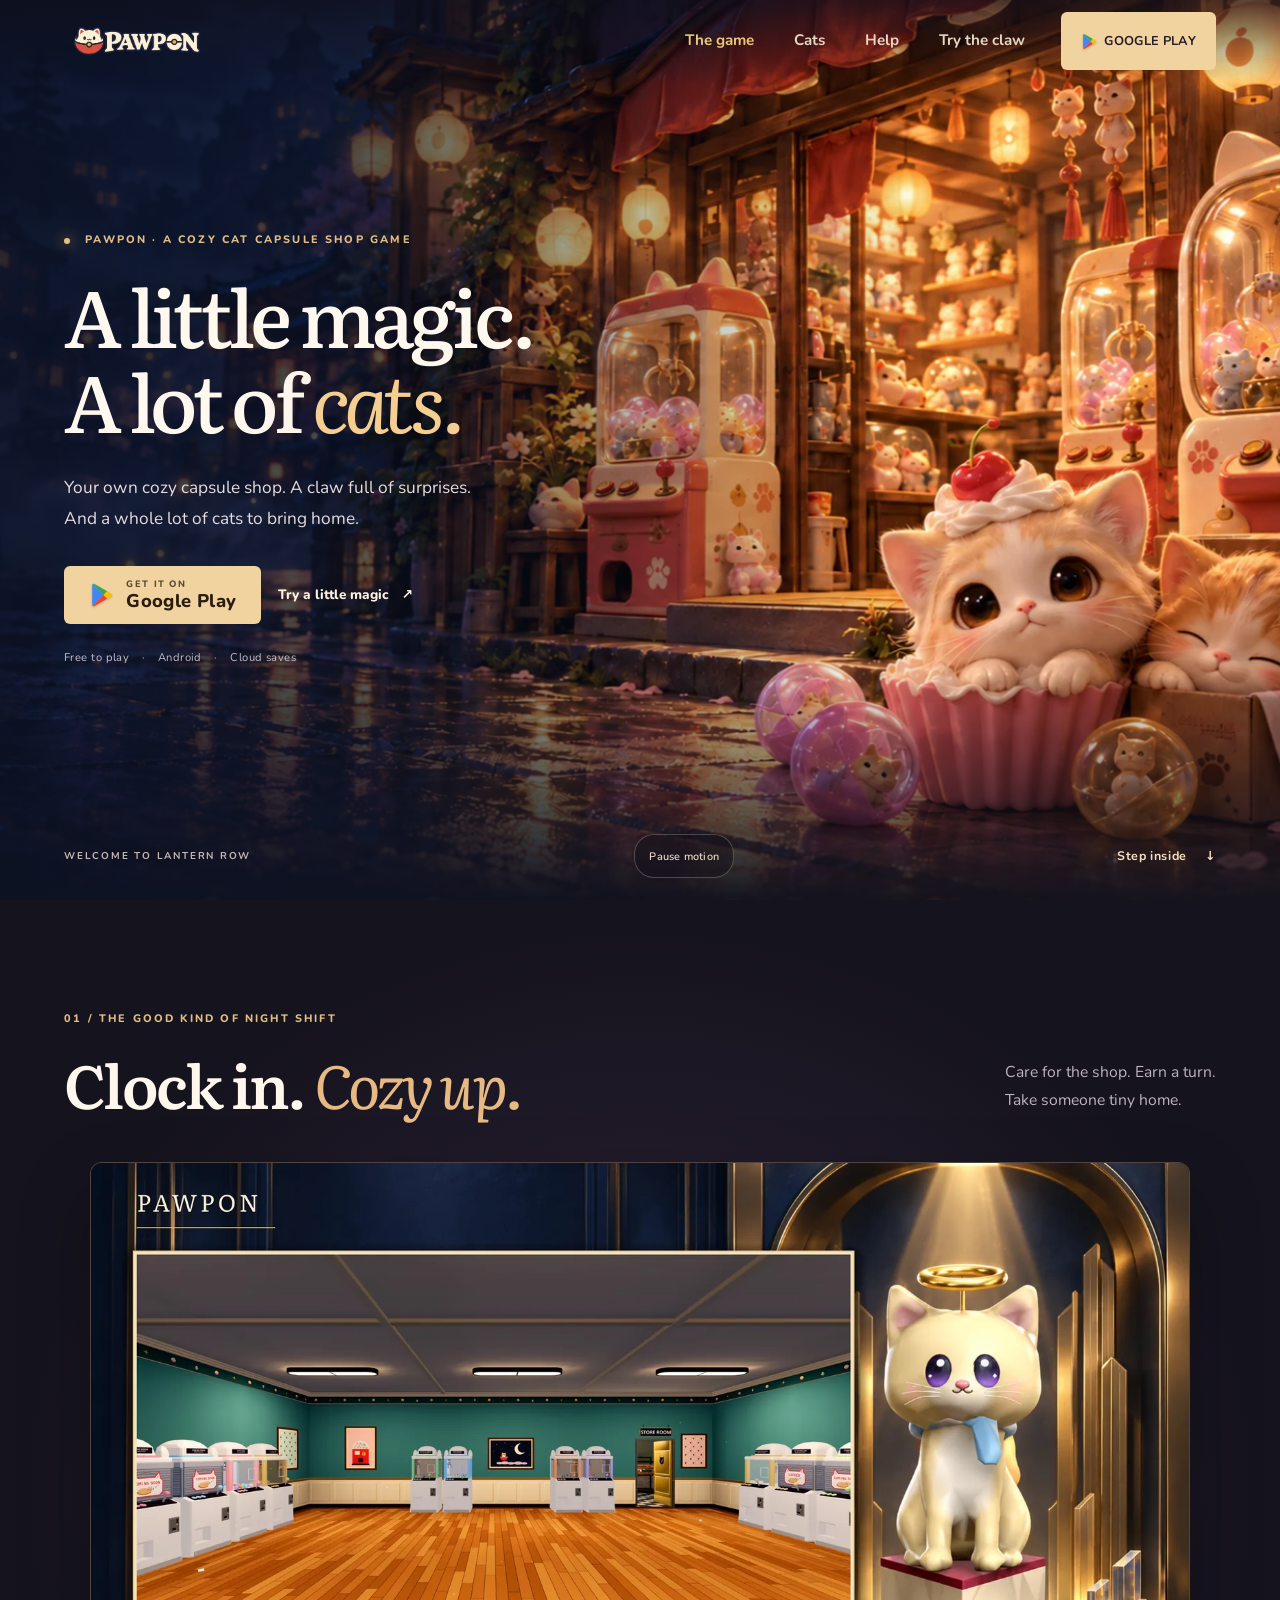
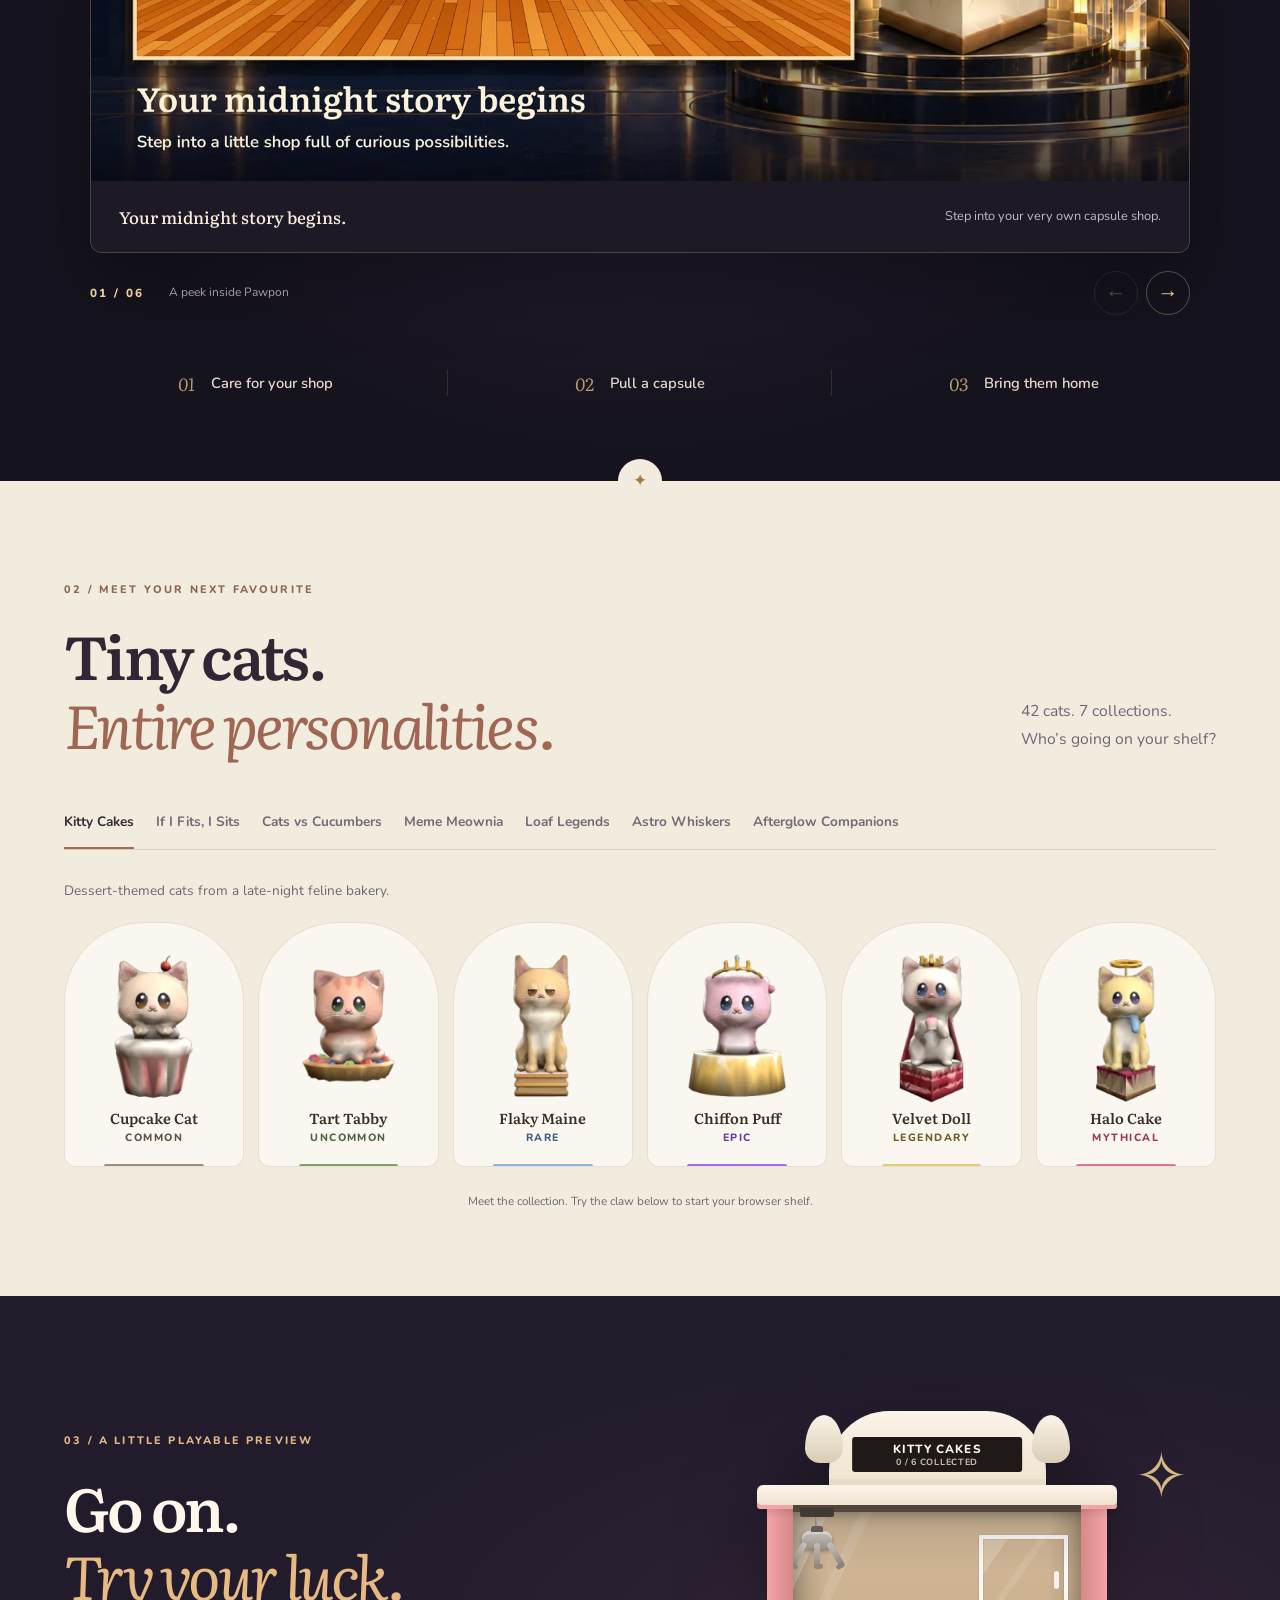
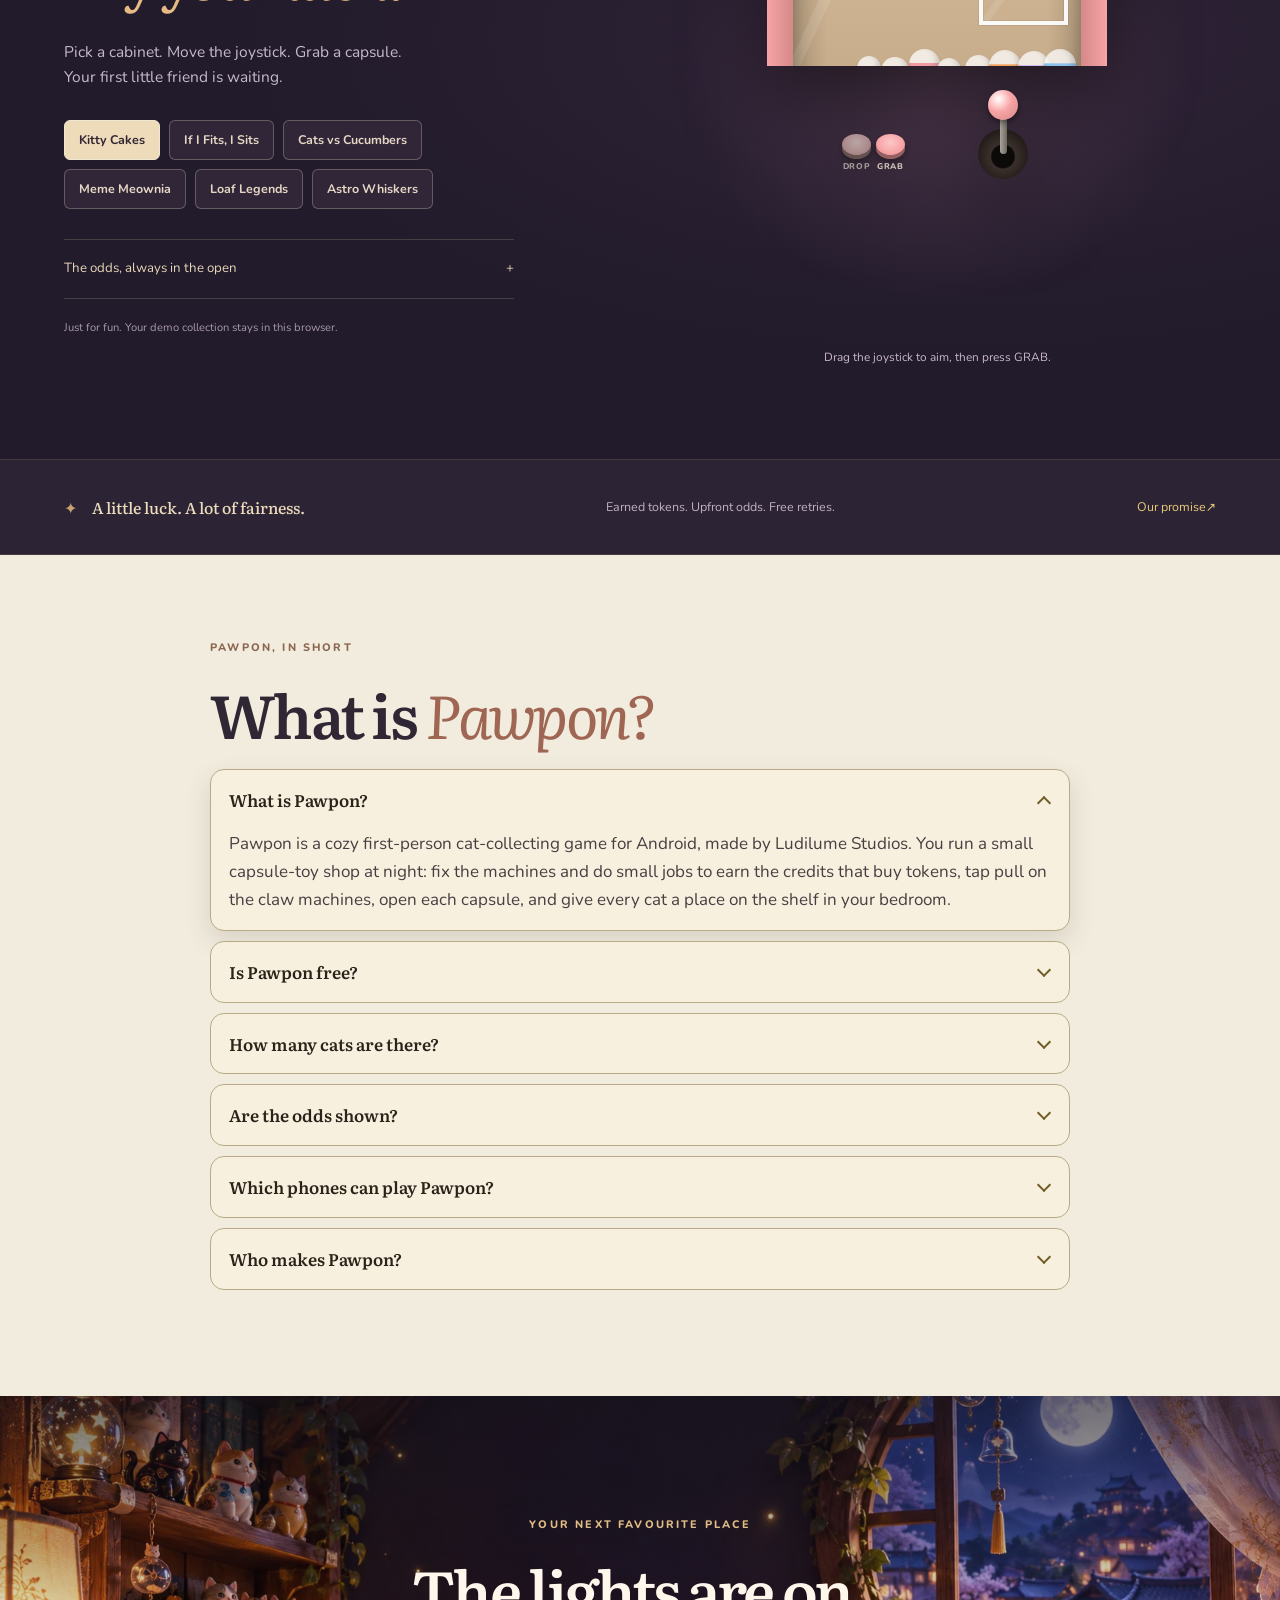
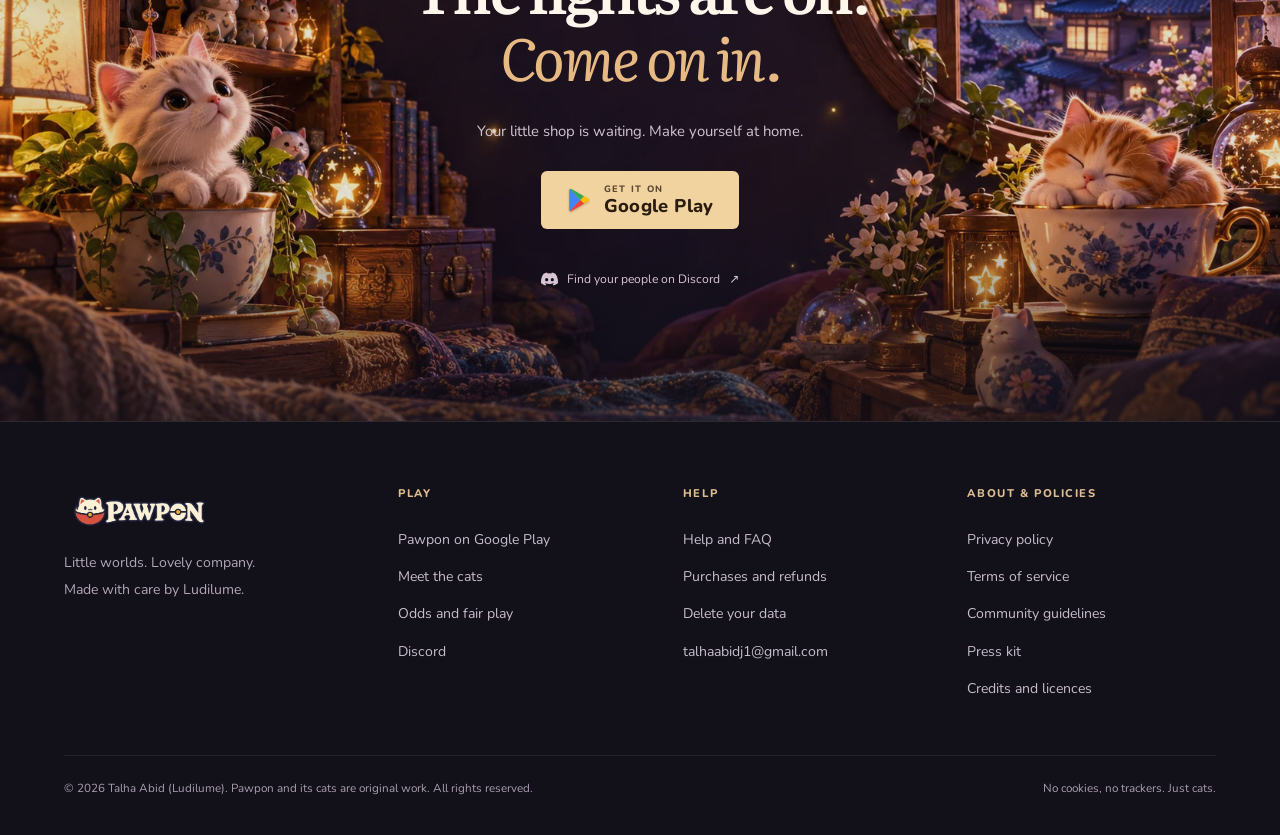
<file: index.html>
<!doctype html>
<html lang="en">
<head>
<meta charset="utf-8">
<meta name="viewport" content="width=device-width, initial-scale=1, viewport-fit=cover">
<title>Pawpon: Cozy Cat Collecting Game for Android (Free)</title>
<meta name="description" content="Pawpon is a free cozy cat-collecting game for Android: run a capsule shop at night, tap pull on the claw machines and collect 42 cats. Real odds on every machine.">
<link rel="canonical" href="https://pawpon.pages.dev/">
<meta name="theme-color" content="#120e16">
<meta name="color-scheme" content="light dark">
<meta name="author" content="Talha Abid">
<meta name="application-name" content="Pawpon">
<meta name="apple-mobile-web-app-title" content="Pawpon">
<meta property="og:type" content="website">
<meta property="og:site_name" content="Pawpon">
<meta property="og:locale" content="en_US">
<meta property="og:title" content="Pawpon · Every turn brings someone home">
<meta property="og:description" content="Pawpon is a free cozy cat-collecting game for Android: run a capsule shop at night, tap pull on the claw machines and collect 42 cats. Real odds on every machine.">
<meta property="og:url" content="https://pawpon.pages.dev/">
<meta property="og:image" content="https://pawpon.pages.dev/assets/img/campaign/lantern-row-claw-social.jpg">
<meta property="og:image:width" content="1672">
<meta property="og:image:height" content="941">
<meta property="og:image:alt" content="Cats and rounded joystick-operated claw machines outside a lantern-lit Pawpon shop">
<meta name="twitter:card" content="summary_large_image">
<meta name="twitter:title" content="Pawpon · Every turn brings someone home">
<meta name="twitter:description" content="Pawpon is a free cozy cat-collecting game for Android: run a capsule shop at night, tap pull on the claw machines and collect 42 cats. Real odds on every machine.">
<meta name="twitter:image" content="https://pawpon.pages.dev/assets/img/campaign/lantern-row-claw-social.jpg">
<link rel="icon" href="/favicon.ico?v=20261003b" sizes="48x48">
<link rel="icon" href="/favicon-32.png?v=20261003b" type="image/png" sizes="32x32">
<link rel="apple-touch-icon" href="/apple-touch-icon.png?v=20261003b">
<link rel="manifest" href="/site.webmanifest">
<link rel="preload" href="/assets/fonts/Literata-Variable.woff2" as="font" type="font/woff2" crossorigin>
<link rel="preload" href="/assets/fonts/Nunito-Variable.woff2" as="font" type="font/woff2" crossorigin>
<link rel="stylesheet" href="/assets/css/site.css?v=20261003b">
<link rel="stylesheet" href="/assets/css/landing.css?v=20261003b">
<link rel="stylesheet" href="/assets/css/pages.css?v=20261003b">
<script type="application/ld+json">{"@context":"https://schema.org","@graph":[{"@type":"WebSite","@id":"https://pawpon.pages.dev/#website","url":"https://pawpon.pages.dev/","name":"Pawpon","inLanguage":"en","publisher":{"@id":"https://pawpon.pages.dev/#studio"}},{"@type":"Organization","@id":"https://pawpon.pages.dev/#studio","name":"Ludilume Studios","alternateName":"Ludilume","description":"Independent game studio making cozy mobile games and apps.","url":"https://pawpon.pages.dev/","email":"talhaabidj1@gmail.com","logo":"https://pawpon.pages.dev/assets/img/icon-512.png","founder":{"@id":"https://pawpon.pages.dev/#developer"},"sameAs":["https://play.google.com/store/apps/developer?id=Ludilume","https://www.instagram.com/ludilumestudios/","https://www.youtube.com/@Kenomu","https://discord.gg/V4qutb4YAA"]},{"@type":"Person","@id":"https://pawpon.pages.dev/#developer","name":"Talha Abid","worksFor":{"@id":"https://pawpon.pages.dev/#studio"},"sameAs":["https://github.com/talhaabidj"]},{"@type":"WebPage","@id":"https://pawpon.pages.dev/#webpage","url":"https://pawpon.pages.dev/","name":"Pawpon: a cozy cat capsule shop game for Android","description":"Pawpon is a free cozy cat-collecting game for Android: run a capsule shop at night, tap pull on the claw machines and collect 42 cats. Real odds on every machine.","isPartOf":{"@id":"https://pawpon.pages.dev/#website"},"inLanguage":"en","dateModified":"2026-10-02"},{"@type":["VideoGame","MobileApplication"],"@id":"https://pawpon.pages.dev/#game","name":"Pawpon","alternateName":["Pawpon: Cat Capsule Shop","Pawpon cozy cat collecting game"],"url":"https://pawpon.pages.dev/","description":"Pawpon is a free cozy cat-collecting game for Android: run a capsule shop at night, tap pull on the claw machines and collect 42 cats. Real odds on every machine.","image":"https://pawpon.pages.dev/assets/img/campaign/lantern-row-claw-social.jpg","screenshot":["https://pawpon.pages.dev/assets/img/shots/01-your-midnight-story-1600.webp","https://pawpon.pages.dev/assets/img/shots/02-small-capsules-1600.webp","https://pawpon.pages.dev/assets/img/shots/03-every-cat-1600.webp","https://pawpon.pages.dev/assets/img/shots/04-little-care-1600.webp","https://pawpon.pages.dev/assets/img/shots/05-after-hours-1600.webp","https://pawpon.pages.dev/assets/img/shots/06-bring-them-home-1600.webp"],"genre":["Cozy game","Simulation","Casual","Collecting"],"keywords":"cozy game, cat game, cat collecting game, capsule toy, gachapon, claw machine, Android game","gamePlatform":"Android","operatingSystem":"Android 7.0 or later","applicationCategory":"GameApplication","playMode":"SinglePlayer","softwareVersion":"1.1.2","dateModified":"2026-10-02","author":{"@id":"https://pawpon.pages.dev/#developer"},"publisher":{"@id":"https://pawpon.pages.dev/#studio"},"installUrl":"https://play.google.com/store/apps/details?id=com.pawpon","sameAs":["https://play.google.com/store/apps/details?id=com.pawpon","https://www.youtube.com/watch?v=uqqOxqzEMK8","https://devpost.com/software/pawpon","https://www.instagram.com/ludilumestudios/"],"trailer":{"@type":"VideoObject","name":"Pawpon – Official Trailer","description":"Official trailer for Pawpon, a cozy first-person cat-collecting capsule shop game for Android by Ludilume Studios.","thumbnailUrl":"https://i.ytimg.com/vi/uqqOxqzEMK8/hqdefault.jpg","uploadDate":"2026-09-28T00:41:56-07:00","duration":"PT1M46S","embedUrl":"https://www.youtube.com/embed/uqqOxqzEMK8","contentUrl":"https://www.youtube.com/watch?v=uqqOxqzEMK8"},"offers":{"@type":"Offer","price":"0","priceCurrency":"USD","availability":"https://schema.org/InStock"},"inLanguage":"en"},{"@type":"FAQPage","@id":"https://pawpon.pages.dev/#faq","mainEntity":[{"@type":"Question","name":"What is Pawpon?","acceptedAnswer":{"@type":"Answer","text":"Pawpon is a cozy first-person cat-collecting game for Android, made by Ludilume Studios. You run a small capsule-toy shop at night: fix the machines and do small jobs to earn the credits that buy tokens, tap pull on the claw machines, open each capsule, and give every cat a place on the shelf in your bedroom."}},{"@type":"Question","name":"Is Pawpon free?","acceptedAnswer":{"@type":"Answer","text":"Yes. Pawpon is free to download on Google Play and free to play. All 36 cats in the machines can be collected without paying; random pulls only ever cost tokens you earn by playing. Optional in-app purchases include the Nightlight Pass, which opens the cabinet of six Afterglow companions."}},{"@type":"Question","name":"How many cats are there?","acceptedAnswer":{"@type":"Answer","text":"42 collectible cat figurines in seven sets, across six rarities from common to mythical, from frosting kittens and loaf cats to astronaut cats."}},{"@type":"Question","name":"Are the odds shown?","acceptedAnswer":{"@type":"Answer","text":"Yes. Every machine shows the exact chance of each rarity before you pull, the chances are the same for every player, and pity guarantees make sure a rare cat always arrives in time. The full tables are on the odds page ."}},{"@type":"Question","name":"Which phones can play Pawpon?","acceptedAnswer":{"@type":"Answer","text":"Android phones and tablets with Android 7.0 or newer, through Google Play. Pawpon needs an internet connection when it starts, for sign-in and cloud saves."}},{"@type":"Question","name":"Who makes Pawpon?","acceptedAnswer":{"@type":"Answer","text":"Pawpon is made by Ludilume Studios, the one-person independent game studio of Talha Abid. Every model, texture and sound in the game is generated by code written for Pawpon. Follow along on Instagram or watch the official trailer ."}}]}]}</script>
</head>
<body class="page-home">
<a class="skip-link" href="#main">Skip to content</a>
<header class="site-header">
  <div class="wrap">
    <a class="brand" href="/" aria-label="Pawpon home">
      <img src="/assets/img/logo-440.webp" width="440" height="147" alt="Pawpon">
    </a>
    <button class="nav-toggle" type="button" aria-expanded="false" aria-controls="site-nav" aria-label="Menu"><span></span></button>
    <nav class="nav" id="site-nav" aria-label="Main">
      <a href="/#the-game" aria-current="page">The game</a>
      <a href="/#the-cats">Cats</a>
      <a href="/support/">Help</a>
      <a href="/#try-a-turn">Try the claw</a>
      <a class="btn nav-play" href="https://play.google.com/store/apps/details?id=com.pawpon" rel="noopener"><svg class="play-logo" viewBox="0 0 24 24" aria-hidden="true"><path fill="#4285F4" d="M3.6 1.8 13.2 12 3.6 22.2a1.4 1.4 0 0 1-.6-1.2V3a1.4 1.4 0 0 1 .6-1.2z"/><path fill="#34A853" d="M3.6 1.8a1.5 1.5 0 0 1 1.5 0l11.6 6.7L13.2 12z"/><path fill="#FBBC04" d="m16.7 8.5 3.9 2.3a1.4 1.4 0 0 1 0 2.4l-3.9 2.3-3.5-3.5z"/><path fill="#EA4335" d="M13.2 12l3.5 3.5-11.6 6.7a1.5 1.5 0 0 1-1.5 0z"/></svg>Google Play</a>
    </nav>
  </div>
</header>
<main id="main">
<section class="landing-hero" aria-labelledby="hero-title">
  <div class="campaign-art" aria-hidden="true"><picture><source media="(max-width: 700px)" srcset="/assets/img/campaign/lantern-row-claw-960.webp"><img src="/assets/img/campaign/lantern-row-claw.webp" width="1672" height="941" alt="" fetchpriority="high"></picture></div>
  <div class="campaign-motes" aria-hidden="true"></div>
  <div class="wrap hero-grid">
    <div class="landing-copy">
      <h1 id="hero-title"><span class="kicker hero-brand"><span class="status-dot"></span> Pawpon · a cozy cat capsule shop game</span>A little magic.<br>A lot of <em>cats.</em></h1>
      <p class="hero-description">Your own cozy capsule shop. A claw full of surprises.<br class="desktop-break"> And a whole lot of cats to bring home.</p>
      <div class="btn-row">
        <a class="btn btn-play" href="https://play.google.com/store/apps/details?id=com.pawpon" rel="noopener"><svg class="play-logo" viewBox="0 0 24 24" aria-hidden="true"><path fill="#4285F4" d="M3.6 1.8 13.2 12 3.6 22.2a1.4 1.4 0 0 1-.6-1.2V3a1.4 1.4 0 0 1 .6-1.2z"/><path fill="#34A853" d="M3.6 1.8a1.5 1.5 0 0 1 1.5 0l11.6 6.7L13.2 12z"/><path fill="#FBBC04" d="m16.7 8.5 3.9 2.3a1.4 1.4 0 0 1 0 2.4l-3.9 2.3-3.5-3.5z"/><path fill="#EA4335" d="M13.2 12l3.5 3.5-11.6 6.7a1.5 1.5 0 0 1-1.5 0z"/></svg><span><small>Get it on</small>Google Play</span></a>
        <a class="text-link" href="#try-a-turn">Try a little magic <span aria-hidden="true">↗</span></a>
      </div>
      <p class="hero-meta">Free to play <span>·</span> Android <span>·</span> Cloud saves</p>
    </div>

  </div>
  <div class="wrap hero-bottom"><span>WELCOME TO LANTERN ROW</span><button class="motion-toggle" type="button" aria-pressed="false" hidden>Pause motion</button><a href="#the-game">Step inside <span aria-hidden="true">↓</span></a></div>
</section>

<section class="game-section" id="the-game" aria-labelledby="game-title">
  <div class="wrap">
    <div class="section-heading rise">
      <div><p class="kicker">01 / The good kind of night shift</p><h2 id="game-title">Clock in. <em>Cozy up.</em></h2></div>
      <p>Care for the shop. Earn a turn.<br>Take someone tiny home.</p>
    </div>
    <div class="gallery-shell">
      <div class="game-gallery" tabindex="0" aria-label="Explore six scenes from Pawpon"><figure class="game-slide" id="scene-1" aria-label="1 of 6">
<img src="/assets/img/shots/01-your-midnight-story-1600.webp?v=20261003b" srcset="/assets/img/shots/01-your-midnight-story-800.webp?v=20261003b 800w, /assets/img/shots/01-your-midnight-story-1600.webp?v=20261003b 1600w" sizes="(max-width: 700px) 90vw, 1040px" width="1600" height="900" loading="lazy" decoding="async" alt="Your midnight story begins. Step into your very own capsule shop.">
<figcaption><strong>Your midnight story begins.</strong><span>Step into your very own capsule shop.</span></figcaption></figure>
<figure class="game-slide" id="scene-2" aria-label="2 of 6">
<img src="/assets/img/shots/02-small-capsules-1600.webp?v=20261003b" srcset="/assets/img/shots/02-small-capsules-800.webp?v=20261003b 800w, /assets/img/shots/02-small-capsules-1600.webp?v=20261003b 1600w" sizes="(max-width: 700px) 90vw, 1040px" width="1600" height="900" loading="lazy" decoding="async" alt="Small capsules. New friends. Work the claw. Meet your next favourite.">
<figcaption><strong>Small capsules. New friends.</strong><span>Work the claw. Meet your next favourite.</span></figcaption></figure>
<figure class="game-slide" id="scene-3" aria-label="3 of 6">
<img src="/assets/img/shots/03-every-cat-1600.webp?v=20261003b" srcset="/assets/img/shots/03-every-cat-800.webp?v=20261003b 800w, /assets/img/shots/03-every-cat-1600.webp?v=20261003b 1600w" sizes="(max-width: 700px) 90vw, 1040px" width="1600" height="900" loading="lazy" decoding="async" alt="Every cat has a story. Fill your Catbook, one little discovery at a time.">
<figcaption><strong>Every cat has a story.</strong><span>Fill your Catbook, one little discovery at a time.</span></figcaption></figure>
<figure class="game-slide" id="scene-4" aria-label="4 of 6">
<img src="/assets/img/shots/04-little-care-1600.webp?v=20261003b" srcset="/assets/img/shots/04-little-care-800.webp?v=20261003b 800w, /assets/img/shots/04-little-care-1600.webp?v=20261003b 1600w" sizes="(max-width: 700px) 90vw, 1040px" width="1600" height="900" loading="lazy" decoding="async" alt="A little care goes a long way. Clean, restock and earn your next turn.">
<figcaption><strong>A little care goes a long way.</strong><span>Clean, restock and earn your next turn.</span></figcaption></figure>
<figure class="game-slide" id="scene-5" aria-label="5 of 6">
<img src="/assets/img/shots/05-after-hours-1600.webp?v=20261003b" srcset="/assets/img/shots/05-after-hours-800.webp?v=20261003b 800w, /assets/img/shots/05-after-hours-1600.webp?v=20261003b 1600w" sizes="(max-width: 700px) 90vw, 1040px" width="1600" height="900" loading="lazy" decoding="async" alt="Make yourself at home. A quiet corner for you and your collection.">
<figcaption><strong>Make yourself at home.</strong><span>A quiet corner for you and your collection.</span></figcaption></figure>
<figure class="game-slide" id="scene-6" aria-label="6 of 6">
<img src="/assets/img/shots/06-bring-them-home-1600.webp?v=20261003b" srcset="/assets/img/shots/06-bring-them-home-800.webp?v=20261003b 800w, /assets/img/shots/06-bring-them-home-1600.webp?v=20261003b 1600w" sizes="(max-width: 700px) 90vw, 1040px" width="1600" height="900" loading="lazy" decoding="async" alt="There’s always room for one more. Give your favourites a place on your shelf.">
<figcaption><strong>There’s always room for one more.</strong><span>Give your favourites a place on your shelf.</span></figcaption></figure></div>
      <div class="gallery-toolbar"><span class="gallery-count" aria-live="polite">01 / 06</span><span class="gallery-hint">A peek inside Pawpon</span><div class="gallery-controls"><button type="button" class="gallery-prev" aria-label="Previous screenshot">←</button><button type="button" class="gallery-next" aria-label="Next screenshot">→</button></div></div>
    </div>
    <ol class="play-loop"><li><span>01</span><strong>Care for your shop</strong></li><li><span>02</span><strong>Pull a capsule</strong></li><li><span>03</span><strong>Bring them home</strong></li></ol>
  </div>
</section>

<section class="collection-section" id="the-cats" aria-labelledby="cats-title">
  <div class="wrap">
    <div class="section-heading rise"><div><p class="kicker">02 / Meet your next favourite</p><h2 id="cats-title">Tiny cats.<br><em>Entire personalities.</em></h2></div><p>42 cats. 7 collections.<br>Who’s going on your shelf?</p></div>
    <div class="tabs cat-tabs" role="tablist" aria-label="Cat collections"></div>
    <div id="cat-panel" role="tabpanel" tabindex="0"><div class="set-intro"></div><ul class="cat-grid"></ul><p class="found-count btn-note" aria-live="polite"></p></div>
    <noscript><p>Meet frosting kittens, cosmic cats and tiny troublemakers in Pawpon. Enable JavaScript to browse the collections and try the claw.</p></noscript>
  </div>
</section>

<section class="demo-section" id="try-a-turn" aria-labelledby="pull-title">
  <div class="wrap pull">
    <div class="demo-copy"><p class="kicker">03 / A little playable preview</p><h2 id="pull-title">Go on.<br><em>Try your luck.</em></h2><p>Pick a cabinet. Move the joystick. Grab a capsule.<br>Your first little friend is waiting.</p>
      <div class="machine-picker" aria-label="Choose a cabinet"></div>
      <details class="demo-details"><summary>The odds, always in the open <span aria-hidden="true">+</span></summary><ul class="demo-odds" aria-label="Odds for this cabinet"></ul><p class="btn-note demo-odds-note"></p><p class="demo-disclaimer">A browser mini-demo using the game’s starting odds and capsule-slip rates. Pity and upgrades apply in the full game. <a href="/odds/">See all odds →</a></p></details>
      <p class="demo-footnote">Just for fun. Your demo collection stays in this browser.</p>
    </div>
    <div class="machine-stage"><span class="stage-star" aria-hidden="true">✧</span>      <div class="cabinet">
        <div class="cab-hood" aria-hidden="true"><span class="ear ear-l"></span><span class="ear ear-r"></span><div class="cab-sign"></div></div>
        <div class="cab-canopy" aria-hidden="true"></div>
        <div class="cab-window" aria-hidden="true">
          <span class="pillar"></span>
          <div class="cab-glass">
            <span class="gantry"></span>
            <div class="claw"><span class="trolley"></span><span class="cable"></span><span class="head"><i class="jaw jaw-l"></i><i class="jaw jaw-c"></i><i class="jaw jaw-r"></i></span><span class="held" hidden></span></div>
            <span class="refill-door"><i class="refill-handle"></i></span>
            <div class="pile"></div>
            <span class="vent"></span>
          </div>
          <span class="pillar pillar-r"></span>
        </div>
        <div class="cab-deck">
          <span class="deck-btn aux-btn" aria-hidden="true"></span>
          <button class="deck-btn drop-btn" type="button" data-label="Drop" aria-label="Drop capsule" disabled>Drop</button>
          <button class="deck-btn grab-btn" type="button" data-label="Grab" aria-label="Grab capsule">Grab</button>
          <button class="stick" type="button" aria-label="Joystick: drag it, or use the left and right arrow keys, to move the claw"><span class="shaft"></span></button>
        </div>
        <div class="cab-lower" aria-hidden="true">
          <span class="coin-box"></span>
          <div class="prize-door"><span class="drop-capsule"></span></div>
        </div>
      </div>
      <p class="pull-status btn-note center" aria-live="polite">Drag the joystick to aim, then press GRAB.</p>
    </div>
  </div>
</section>
<div class="reveal" role="dialog" aria-modal="true" aria-labelledby="reveal-name" aria-hidden="true">
  <div class="reveal-card glass">
    <p class="eyebrow new-flag" hidden>New to your shelf</p>
    <img src="/assets/img/cats/kitty-cupcake-cat.webp?v=20261003b" width="200" height="200" alt="">
    <p class="set"></p>
    <h3 id="reveal-name">Cupcake Cat</h3>
    <p class="rarity-tag"></p>
    <p class="quote"></p>
    <button class="btn keep" type="button">Keep</button>
  </div>
</div>


<section class="fair-strip"><div class="wrap"><p><span aria-hidden="true">✦</span> A little luck. A lot of fairness.</p><span>Earned tokens. Upfront odds. Free retries.</span><a href="/odds/">Our promise <span aria-hidden="true">↗</span></a></div></section>

<section class="home-faq" id="about-pawpon" aria-labelledby="faq-title">
  <div class="wrap">
    <p class="kicker">Pawpon, in short</p>
    <h2 id="faq-title">What is <em>Pawpon?</em></h2>
    <div class="faq">
      <details open>
        <summary>What is Pawpon?</summary>
        <div class="answer"><p>Pawpon is a cozy first-person cat-collecting game for Android, made by Ludilume Studios. You run a small capsule-toy shop at night: fix the machines and do small jobs to earn the credits that buy tokens, tap pull on the claw machines, open each capsule, and give every cat a place on the shelf in your bedroom.</p></div>
      </details>
      <details>
        <summary>Is Pawpon free?</summary>
        <div class="answer"><p>Yes. Pawpon is free to download on Google Play and free to play. All 36 cats in the machines can be collected without paying; random pulls only ever cost tokens you earn by playing. Optional in-app purchases include the Nightlight Pass, which opens the cabinet of six Afterglow companions.</p></div>
      </details>
      <details>
        <summary>How many cats are there?</summary>
        <div class="answer"><p>42 collectible cat figurines in seven sets, across six rarities from common to mythical, from frosting kittens and loaf cats to astronaut cats.</p></div>
      </details>
      <details>
        <summary>Are the odds shown?</summary>
        <div class="answer"><p>Yes. Every machine shows the exact chance of each rarity before you pull, the chances are the same for every player, and pity guarantees make sure a rare cat always arrives in time. The full tables are on the <a href="/odds/">odds page</a>.</p></div>
      </details>
      <details>
        <summary>Which phones can play Pawpon?</summary>
        <div class="answer"><p>Android phones and tablets with Android 7.0 or newer, through Google Play. Pawpon needs an internet connection when it starts, for sign-in and cloud saves.</p></div>
      </details>
      <details>
        <summary>Who makes Pawpon?</summary>
        <div class="answer"><p>Pawpon is made by Ludilume Studios, the one-person independent game studio of Talha Abid. Every model, texture and sound in the game is generated by code written for Pawpon. Follow along on <a href="https://www.instagram.com/ludilumestudios/" rel="noopener">Instagram</a> or watch the <a href="https://www.youtube.com/watch?v=uqqOxqzEMK8" rel="noopener">official trailer</a>.</p></div>
      </details>
    </div>
  </div>
</section>

<section class="download-section" aria-labelledby="download-title">
  <picture class="download-art" aria-hidden="true"><source media="(max-width: 700px)" srcset="/assets/img/campaign/midnight-bedroom-960.webp"><img src="/assets/img/campaign/midnight-bedroom.webp" width="1672" height="941" alt="" loading="lazy" decoding="async"></picture>
  <div class="wrap download-inner">
    <p class="kicker">Your next favourite place</p><h2 id="download-title">The lights are on.<br><em>Come on in.</em></h2><p>Your little shop is waiting. Make yourself at home.</p>
    <a class="btn btn-play" href="https://play.google.com/store/apps/details?id=com.pawpon" rel="noopener"><svg class="play-logo" viewBox="0 0 24 24" aria-hidden="true"><path fill="#4285F4" d="M3.6 1.8 13.2 12 3.6 22.2a1.4 1.4 0 0 1-.6-1.2V3a1.4 1.4 0 0 1 .6-1.2z"/><path fill="#34A853" d="M3.6 1.8a1.5 1.5 0 0 1 1.5 0l11.6 6.7L13.2 12z"/><path fill="#FBBC04" d="m16.7 8.5 3.9 2.3a1.4 1.4 0 0 1 0 2.4l-3.9 2.3-3.5-3.5z"/><path fill="#EA4335" d="M13.2 12l3.5 3.5-11.6 6.7a1.5 1.5 0 0 1-1.5 0z"/></svg><span><small>Get it on</small>Google Play</span></a>
    <a class="community-link" href="https://discord.gg/V4qutb4YAA" rel="noopener"><svg class="discord-logo" viewBox="0 0 127.14 96.36" aria-hidden="true"><path fill="currentColor" d="M107.7 8.07A105.15 105.15 0 0 0 81.47 0a72.06 72.06 0 0 0-3.36 6.83 97.68 97.68 0 0 0-29.11 0A72.37 72.37 0 0 0 45.64 0a105.89 105.89 0 0 0-26.25 8.09C2.79 32.65-1.71 56.6.54 80.21a105.73 105.73 0 0 0 32.17 16.15 77.7 77.7 0 0 0 6.89-11.11 68.42 68.42 0 0 1-10.85-5.18c.91-.66 1.8-1.34 2.66-2a75.57 75.57 0 0 0 64.32 0c.87.71 1.76 1.39 2.66 2a68.68 68.68 0 0 1-10.87 5.19 77 77 0 0 0 6.89 11.1 105.25 105.25 0 0 0 32.19-16.14c2.64-27.38-4.51-51.11-18.9-72.15ZM42.45 65.69C36.18 65.69 31 60 31 53s5-12.74 11.43-12.74S54 46 53.89 53s-5.05 12.69-11.44 12.69Zm42.24 0C78.41 65.69 73.25 60 73.25 53s5-12.74 11.44-12.74S96.23 46 96.12 53s-5.04 12.69-11.43 12.69Z"/></svg> Find your people on Discord <span aria-hidden="true">↗</span></a>
  </div>
</section>
<script type="application/json" id="game-data">{"v":"20261003b","rarities":["common","uncommon","rare","epic","legendary","mythical"],"machines":[{"id":"machine-neko","name":"Kitty Cakes","setId":"kitty-cakes","accentHue":18.0,"cats":{"common":"Cupcake Cat","uncommon":"Tart Tabby","rare":"Flaky Maine","epic":"Chiffon Puff","legendary":"Velvet Doll","mythical":"Halo Cake"},"clean":{"common":0.5317674479122471,"uncommon":0.2941692265046473,"rare":0.11766769060185893,"epic":0.04344653191453252,"legendary":0.01045432174193439,"mythical":0.0024947813247797974},"timeLocked":[]},{"id":"machine-train","name":"If I Fits, I Sits","setId":"if-i-fits-i-sits","accentHue":87.4,"cats":{"common":"Box Bun","uncommon":"Basket Bun","rare":"Pot Puss","epic":"Bowl Bean","legendary":"Kettle Kit","mythical":"Quantum Kit"},"clean":{"common":0.5349182763744428,"uncommon":0.30906389301634474,"rare":0.10104011887072809,"epic":0.040416047548291235,"legendary":0.011233283803863297,"mythical":0.0033283803863298667},"timeLocked":[]},{"id":"machine-moon","name":"Cats vs Cucumbers","setId":"cats-vs-cucumbers","accentHue":151.8,"cats":{"common":"Cuke Fright","uncommon":"Cuke Chomp","rare":"Cuke Buddy","epic":"Cuke Spa Cat","legendary":"Cuke Rider","mythical":"Cukitty"},"clean":{"common":0.5259336751902223,"uncommon":0.2858335191251208,"rare":0.1263384154533034,"epic":0.04664803032121971,"legendary":0.011884957725222522,"mythical":0.0033614021849114207},"timeLocked":[]},{"id":"machine-pixel","name":"Meme Meownia","setId":"cat-memes","accentHue":247.4,"cats":{"common":"Key Masher","uncommon":"Sir Frowns","rare":"Ceiling Pal","epic":"Prism Tail","legendary":"Stretchy","mythical":"Last Meme"},"clean":{"common":0.5313688786909002,"uncommon":0.3019141356198297,"rare":0.1026508061107421,"epic":0.04589094861421411,"legendary":0.013525753275768371,"mythical":0.004649477688545378},"timeLocked":[]},{"id":"machine-mix-a","name":"Loaf Legends","setId":"midnight-zoomies","accentHue":52.4,"cats":{"common":"Plain Loaf","uncommon":"Baguette","rare":"Cinna Swirl","epic":"Focaccia","legendary":"Brioche","mythical":"Everloaf"},"clean":{"common":0.5752085130859937,"uncommon":0.2991084268047167,"rare":0.08340523439746908,"epic":0.03221167673281564,"legendary":0.00805291918320391,"mythical":0.0020132297958009777},"timeLocked":[]},{"id":"machine-mix-b","name":"Astro Whiskers","setId":"cosmic-cat-club","accentHue":287.8,"cats":{"common":"Stardust","uncommon":"Orbit Tabby","rare":"Nebula Paws","epic":"Comet Chaser","legendary":"Nova Sphynx","mythical":"Void Empress"},"clean":{"common":0.5006418485237484,"uncommon":0.29525032092426184,"rare":0.11553273427471115,"epic":0.06161745827984595,"legendary":0.026957637997432605,"mythical":0.0},"timeLocked":["Void Empress"]}],"sets":[{"id":"kitty-cakes","name":"Kitty Cakes","theme":"Dessert-themed cats from a late-night feline bakery","postcard":"The bakery on the corner kept a saucer by the oven all winter. Now you know why the frosting cats always smell of vanilla.","premium":false,"accentHue":18.0,"cats":[{"id":"kitty-cupcake-cat","name":"Cupcake Cat","rarity":"common","flavor":"A tiny frosting kitten that always smells like vanilla.","timeLocked":false},{"id":"kitty-tart-tabby","name":"Tart Tabby","rarity":"uncommon","flavor":"A buttery tart cat with caramel stripes.","timeLocked":false},{"id":"kitty-mille-feuille","name":"Flaky Maine","rarity":"rare","flavor":"Layered pastry fur with perfect flaky ears.","timeLocked":false},{"id":"kitty-chiffon-whiskers","name":"Chiffon Puff","rarity":"epic","flavor":"Soft as cloud cake, sharp as cat reflexes.","timeLocked":false},{"id":"kitty-royal-velvet","name":"Velvet Doll","rarity":"legendary","flavor":"A regal dessert-cat served only on moonlit nights.","timeLocked":false},{"id":"kitty-celestial-cheesecake","name":"Halo Cake","rarity":"mythical","flavor":"A cosmic pastry spirit that appears once the shop is silent.","timeLocked":false}]},{"id":"if-i-fits-i-sits","name":"If I Fits, I Sits","theme":"The ancient law of cats: any container, however unlikely, is a seat","postcard":"Nobody on that street ever threw a box away. They left them out, open, like invitations.","premium":false,"accentHue":87.4,"cats":[{"id":"fits-cardboard-box","name":"Box Bun","rarity":"common","flavor":"The box said fragile. The box was correct: do not disturb.","timeLocked":false},{"id":"fits-basket","name":"Basket Bun","rarity":"uncommon","flavor":"The laundry has been evicted. The basket has a new purpose now.","timeLocked":false},{"id":"fits-plant-pot","name":"Pot Puss","rarity":"rare","flavor":"Waters itself with sunbeams. Botanically, probably a succulent.","timeLocked":false},{"id":"fits-glass-bowl","name":"Bowl Bean","rarity":"epic","flavor":"Liquid confirmed: given a bowl, the cat takes its shape.","timeLocked":false},{"id":"fits-tea-kettle","name":"Kettle Kit","rarity":"legendary","flavor":"Hums one soft note before the steam arrives. Do not brew.","timeLocked":false},{"id":"fits-quantum-crate","name":"Quantum Kit","rarity":"mythical","flavor":"Simultaneously inside and outside the crate until you look.","timeLocked":false}]},{"id":"cats-vs-cucumbers","name":"Cats vs Cucumbers","theme":"The eternal standoff between felines and the most suspicious vegetable","postcard":"The greengrocer swore he was being robbed nightly. He was, but only of dignity.","premium":false,"accentHue":151.8,"cats":[{"id":"cucumber-lounge","name":"Cuke Fright","rarity":"common","flavor":"Vertical takeoff achieved. The cucumber remains at large.","timeLocked":false},{"id":"cucumber-sniffer","name":"Cuke Chomp","rarity":"uncommon","flavor":"Fear is temporary. Crunch is forever.","timeLocked":false},{"id":"cucumber-side-eye","name":"Cuke Buddy","rarity":"rare","flavor":"Peace was negotiated. The cucumber is a friend now.","timeLocked":false},{"id":"cucumber-terrified","name":"Cuke Spa Cat","rarity":"epic","flavor":"Two slices over the eyes. The feud pauses for self-care.","timeLocked":false},{"id":"cucumber-rider","name":"Cuke Rider","rarity":"legendary","flavor":"The steed was chosen precisely because it cannot be trusted.","timeLocked":false},{"id":"cucumber-hybrid","name":"Cukitty","rarity":"mythical","flavor":"The war ended the only way it could: they became one.","timeLocked":false}]},{"id":"cat-memes","name":"Meme Meownia","theme":"Legends of the internet age, immortalized in capsule form","postcard":"Ask anyone on that street and the stories get taller. A cat that rode the last tram. A cat that answered a phone. I wrote them down anyway.","premium":false,"accentHue":247.4,"cats":[{"id":"meme-keyboard","name":"Key Masher","rarity":"common","flavor":"Struts across the keys at the exact moment of your deadline.","timeLocked":false},{"id":"meme-grumpy","name":"Sir Frowns","rarity":"uncommon","flavor":"Has reviewed your offering of affection. Rating: fine, I guess.","timeLocked":false},{"id":"meme-ceiling","name":"Ceiling Pal","rarity":"rare","flavor":"Watches everything from above. Sees all snacks before you do.","timeLocked":false},{"id":"meme-nyan","name":"Prism Tail","rarity":"epic","flavor":"Leaves a seven-color streak on every midnight lap of the shop.","timeLocked":false},{"id":"meme-longcat","name":"Stretchy","rarity":"legendary","flavor":"Scientists measured once. The tape ran out before the cat did.","timeLocked":false},{"id":"meme-overlord","name":"Last Meme","rarity":"mythical","flavor":"Old as the first cat picture, fresh as tomorrow's repost.","timeLocked":false}]},{"id":"midnight-zoomies","name":"Loaf Legends","theme":"Perfect bread-pose champions, tucked paws and all","postcard":"Every bench on the row had one loaf on it by four in the afternoon. The benches were warm. That was the whole reason.","premium":false,"accentHue":52.4,"cats":[{"id":"zoomies-sofa-sprint","name":"Plain Loaf","rarity":"common","flavor":"Paws tucked, tail wrapped, form flawless. The judges weep.","timeLocked":false},{"id":"zoomies-curtain-climber","name":"Baguette","rarity":"uncommon","flavor":"Long, golden, and best found resting on a sunny windowsill.","timeLocked":false},{"id":"zoomies-hallway-drift","name":"Cinna Swirl","rarity":"rare","flavor":"Curled one full turn past a loaf into something sweeter.","timeLocked":false},{"id":"zoomies-fridge-parkour","name":"Focaccia","rarity":"epic","flavor":"Extra airy, lightly dimpled where you dared to boop.","timeLocked":false},{"id":"zoomies-sonic","name":"Brioche","rarity":"legendary","flavor":"So rich and perfectly risen it is technically patisserie.","timeLocked":false},{"id":"zoomies-timewarp","name":"Everloaf","rarity":"mythical","flavor":"Has held the pose since before recorded breakfast.","timeLocked":false}]},{"id":"cosmic-cat-club","name":"Astro Whiskers","theme":"Spacefaring cats, stellar hunters, and void royalty","postcard":"The observatory let the strays in on cold nights. Someone up there decided that counted as astronomy.","premium":false,"accentHue":287.8,"cats":[{"id":"cosmic-stardust","name":"Stardust","rarity":"common","flavor":"A neighborhood cat carrying a tiny galaxy trail.","timeLocked":false},{"id":"cosmic-orbit","name":"Orbit Tabby","rarity":"uncommon","flavor":"Circles your desk lamp like a miniature moon.","timeLocked":false},{"id":"cosmic-nebula","name":"Nebula Paws","rarity":"rare","flavor":"Jumps through dust clouds of neon starlight.","timeLocked":false},{"id":"cosmic-comet","name":"Comet Chaser","rarity":"epic","flavor":"Treats comets like laser pointers.","timeLocked":false},{"id":"cosmic-supernova","name":"Nova Sphynx","rarity":"legendary","flavor":"Radiates enough heat to warm the whole shop.","timeLocked":false},{"id":"cosmic-void-empress","name":"Void Empress","rarity":"mythical","flavor":"A silent sovereign from the edge of space.","timeLocked":true}]},{"id":"afterglow-companions","name":"Afterglow Companions","theme":"Six gentle regulars who keep the supporter lamplight company","postcard":"","premium":true,"accentHue":null,"cats":[{"id":"afterglow-aurora","name":"Aurora","rarity":"common","flavor":"First light of the shift, curled up before the lamps come on.","timeLocked":false},{"id":"afterglow-cinder","name":"Cinder","rarity":"uncommon","flavor":"Sleeps closest to the heater and smells faintly of toast.","timeLocked":false},{"id":"afterglow-luma","name":"Luma","rarity":"rare","flavor":"Glows a little when the room is kind. The room is usually kind.","timeLocked":false},{"id":"afterglow-morrow","name":"Morrow","rarity":"epic","flavor":"Always watching the door for tomorrow to arrive early.","timeLocked":false},{"id":"afterglow-serein","name":"Serein","rarity":"legendary","flavor":"Named for rain that falls from a clear evening sky.","timeLocked":false},{"id":"afterglow-wick","name":"Wick","rarity":"mythical","flavor":"Keeps the last candle company until the morning takes over.","timeLocked":false}]}],"fumble":{"chanceByRarity":{"common":0.0,"uncommon":0.0,"rare":0.15,"epic":0.25,"legendary":0.35,"mythical":0.45},"attemptFalloff":0.5,"guaranteedAttempt":3}}</script>

</main>
<footer class="site-footer">
  <div class="wrap">
    <div class="footer-grid">
      <div class="footer-brand">
        <img src="/assets/img/logo-440.webp" width="440" height="147" alt="Pawpon" loading="lazy">
        <p>Little worlds. Lovely company.<br>Made with care by Ludilume.</p>
      </div>
      <div>
        <h2>Play</h2>
        <ul>
          <li><a href="https://play.google.com/store/apps/details?id=com.pawpon" rel="noopener">Pawpon on Google Play</a></li>
          <li><a href="/#the-cats">Meet the cats</a></li>
          <li><a href="/odds/">Odds and fair play</a></li>
          <li><a href="https://discord.gg/V4qutb4YAA" rel="noopener">Discord</a></li>
        </ul>
      </div>
      <div>
        <h2>Help</h2>
        <ul>
          <li><a href="/support/">Help and FAQ</a></li>
          <li><a href="/support/#purchases">Purchases and refunds</a></li>
          <li><a href="/delete-data/">Delete your data</a></li>
          <li><a href="mailto:talhaabidj1@gmail.com">talhaabidj1@gmail.com</a></li>
        </ul>
      </div>
      <div>
        <h2>About &amp; policies</h2>
        <ul>
          <li><a href="/privacy/">Privacy policy</a></li>
          <li><a href="/terms/">Terms of service</a></li>
          <li><a href="/community/">Community guidelines</a></li>
          <li><a href="/press/">Press kit</a></li>
          <li><a href="/credits/">Credits and licences</a></li>
        </ul>
      </div>
    </div>
    <div class="footer-base">
      <p>&copy; 2026 Talha Abid (Ludilume). Pawpon and its cats are original work. All rights reserved.</p>
      <p>No cookies, no trackers. Just cats.</p>
    </div>
  </div>
</footer>
<script src="/assets/js/site.js?v=20261003b" defer></script>
<script src="/assets/js/pull.js?v=20261003b" defer></script>
<script src="/assets/js/campaign.js?v=20261003b" defer></script>

</body>
</html>
</file>
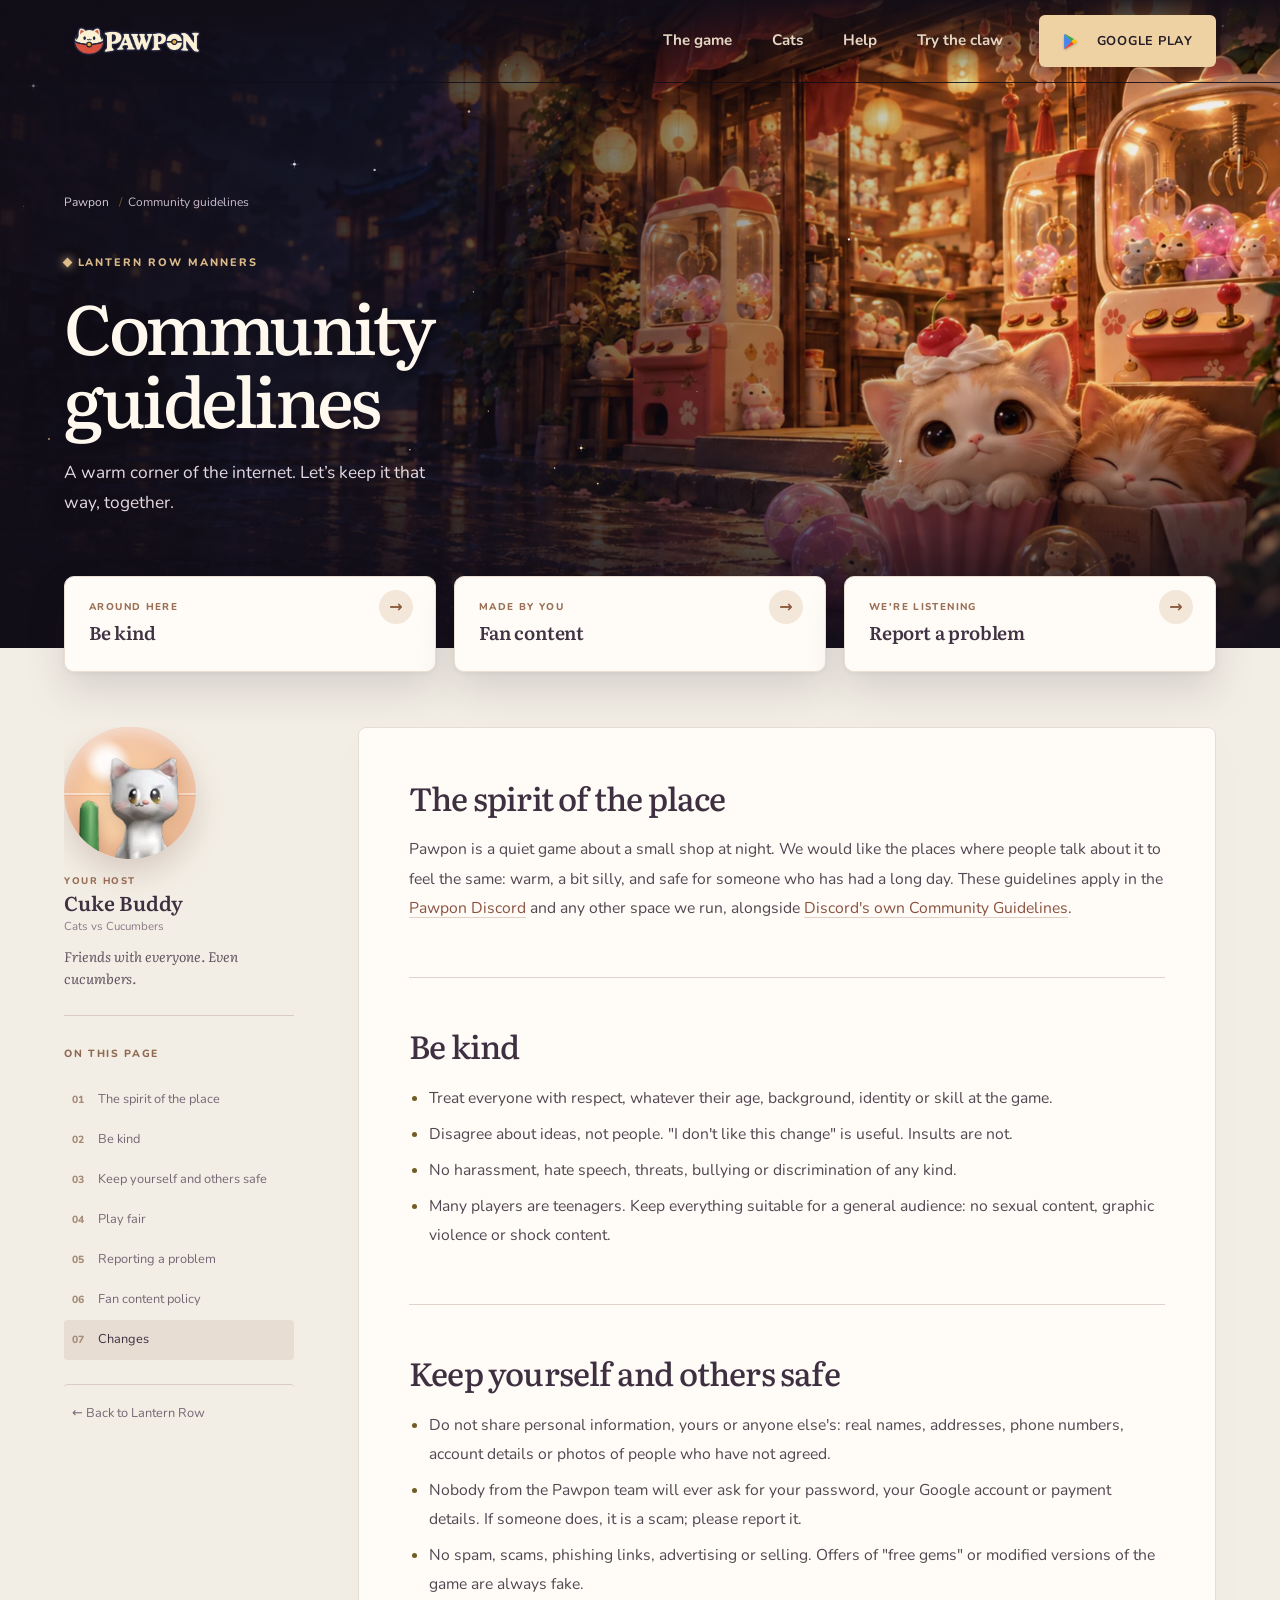
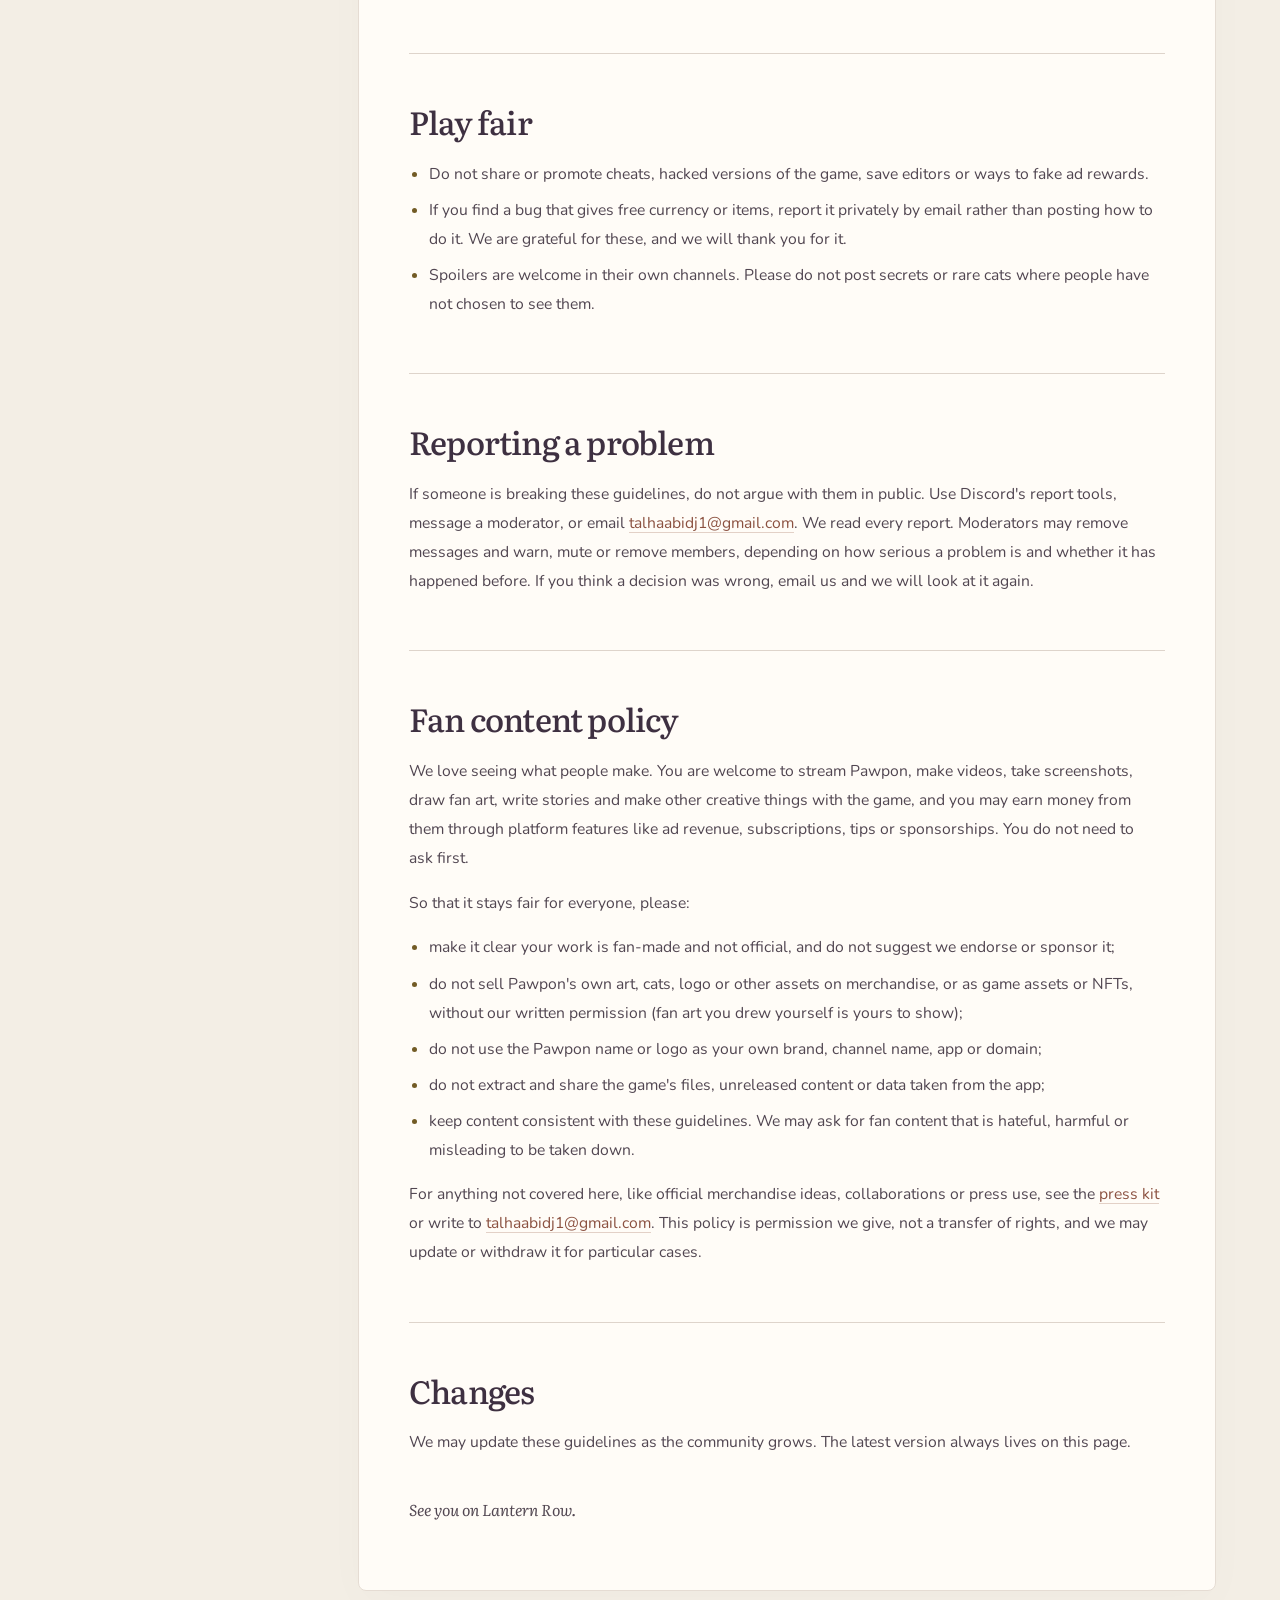
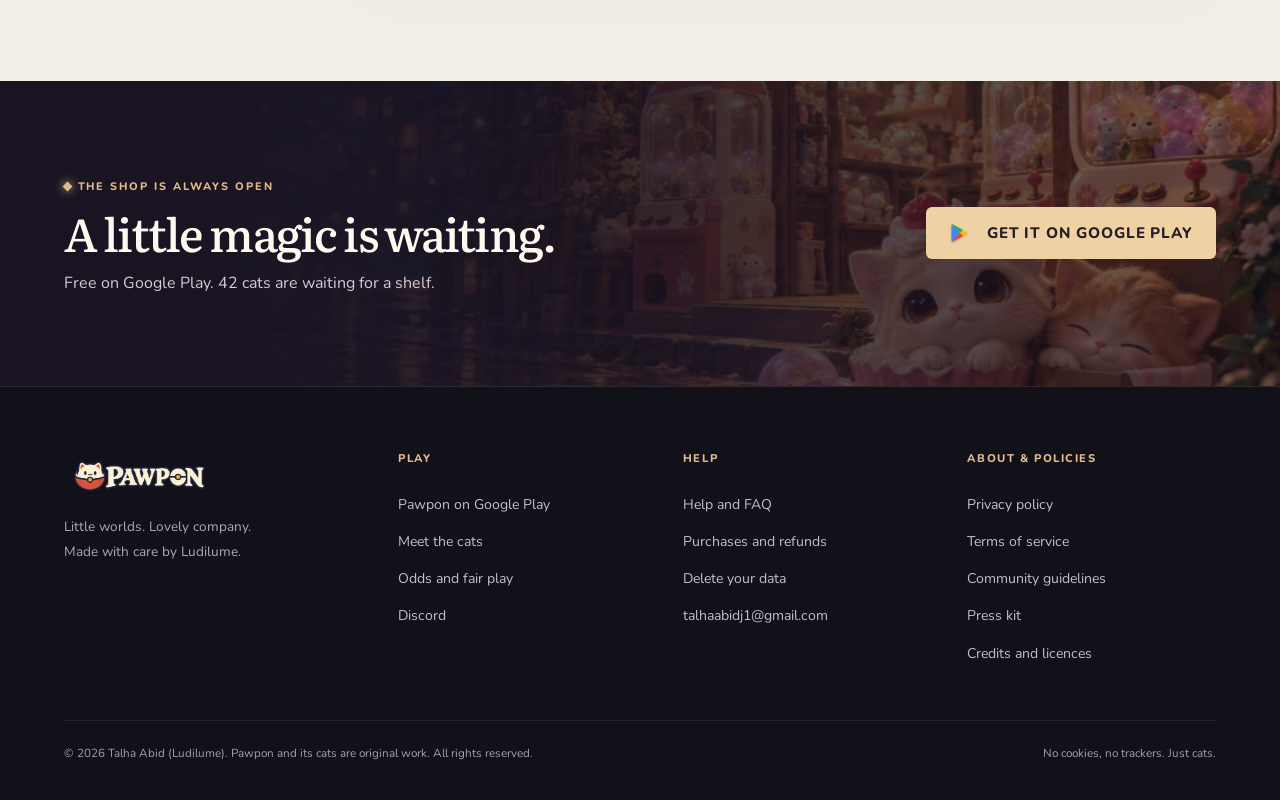
<file: community/index.html>
<!doctype html>
<html lang="en">
<head>
<meta charset="utf-8">
<meta name="viewport" content="width=device-width, initial-scale=1, viewport-fit=cover">
<title>Community guidelines · Pawpon</title>
<meta name="description" content="Pawpon&#x27;s community guidelines for Discord and fan spaces, plus the fan content policy for streams, videos, fan art and mods.">
<link rel="canonical" href="https://pawpon.pages.dev/community/">
<meta name="theme-color" content="#120e16">
<meta name="color-scheme" content="light dark">
<meta name="author" content="Talha Abid">
<meta name="application-name" content="Pawpon">
<meta name="apple-mobile-web-app-title" content="Pawpon">
<meta property="og:type" content="article">
<meta property="og:site_name" content="Pawpon">
<meta property="og:locale" content="en_US">
<meta property="og:title" content="Community guidelines">
<meta property="og:description" content="Pawpon&#x27;s community guidelines for Discord and fan spaces, plus the fan content policy for streams, videos, fan art and mods.">
<meta property="og:url" content="https://pawpon.pages.dev/community/">
<meta property="og:image" content="https://pawpon.pages.dev/assets/img/campaign/lantern-row-claw-social.jpg">
<meta property="og:image:width" content="1672">
<meta property="og:image:height" content="941">
<meta property="og:image:alt" content="Cats and rounded joystick-operated claw machines outside a lantern-lit Pawpon shop">
<meta name="twitter:card" content="summary_large_image">
<meta name="twitter:title" content="Community guidelines">
<meta name="twitter:description" content="Pawpon&#x27;s community guidelines for Discord and fan spaces, plus the fan content policy for streams, videos, fan art and mods.">
<meta name="twitter:image" content="https://pawpon.pages.dev/assets/img/campaign/lantern-row-claw-social.jpg">
<link rel="icon" href="/favicon.ico?v=20261003b" sizes="48x48">
<link rel="icon" href="/favicon-32.png?v=20261003b" type="image/png" sizes="32x32">
<link rel="apple-touch-icon" href="/apple-touch-icon.png?v=20261003b">
<link rel="manifest" href="/site.webmanifest">
<link rel="preload" href="/assets/fonts/Literata-Variable.woff2" as="font" type="font/woff2" crossorigin>
<link rel="preload" href="/assets/fonts/Nunito-Variable.woff2" as="font" type="font/woff2" crossorigin>
<link rel="stylesheet" href="/assets/css/site.css?v=20261003b">
<link rel="stylesheet" href="/assets/css/landing.css?v=20261003b">
<link rel="stylesheet" href="/assets/css/pages.css?v=20261003b">
<script type="application/ld+json">{"@context":"https://schema.org","@graph":[{"@type":"WebSite","@id":"https://pawpon.pages.dev/#website","url":"https://pawpon.pages.dev/","name":"Pawpon","inLanguage":"en","publisher":{"@id":"https://pawpon.pages.dev/#studio"}},{"@type":"Organization","@id":"https://pawpon.pages.dev/#studio","name":"Ludilume Studios","alternateName":"Ludilume","description":"Independent game studio making cozy mobile games and apps.","url":"https://pawpon.pages.dev/","email":"talhaabidj1@gmail.com","logo":"https://pawpon.pages.dev/assets/img/icon-512.png","founder":{"@id":"https://pawpon.pages.dev/#developer"},"sameAs":["https://play.google.com/store/apps/developer?id=Ludilume","https://www.instagram.com/ludilumestudios/","https://www.youtube.com/@Kenomu","https://discord.gg/V4qutb4YAA"]},{"@type":"Person","@id":"https://pawpon.pages.dev/#developer","name":"Talha Abid","worksFor":{"@id":"https://pawpon.pages.dev/#studio"},"sameAs":["https://github.com/talhaabidj"]},{"@type":"WebPage","@id":"https://pawpon.pages.dev/community/#webpage","url":"https://pawpon.pages.dev/community/","name":"Community guidelines","description":"Pawpon's community guidelines for Discord and fan spaces, plus the fan content policy for streams, videos, fan art and mods.","isPartOf":{"@id":"https://pawpon.pages.dev/#website"},"inLanguage":"en","dateModified":"2026-09-24","breadcrumb":{"@type":"BreadcrumbList","itemListElement":[{"@type":"ListItem","position":1,"name":"Pawpon","item":"https://pawpon.pages.dev/"},{"@type":"ListItem","position":2,"name":"Community guidelines","item":"https://pawpon.pages.dev/community/"}]}}]}</script>
</head>
<body class="page-community page-document">
<a class="skip-link" href="#main">Skip to content</a>
<header class="site-header">
  <div class="wrap">
    <a class="brand" href="/" aria-label="Pawpon home">
      <img src="/assets/img/logo-440.webp" width="440" height="147" alt="Pawpon">
    </a>
    <button class="nav-toggle" type="button" aria-expanded="false" aria-controls="site-nav" aria-label="Menu"><span></span></button>
    <nav class="nav" id="site-nav" aria-label="Main">
      <a href="/#the-game">The game</a>
      <a href="/#the-cats">Cats</a>
      <a href="/support/">Help</a>
      <a href="/#try-a-turn">Try the claw</a>
      <a class="btn nav-play" href="https://play.google.com/store/apps/details?id=com.pawpon" rel="noopener"><svg class="play-logo" viewBox="0 0 24 24" aria-hidden="true"><path fill="#4285F4" d="M3.6 1.8 13.2 12 3.6 22.2a1.4 1.4 0 0 1-.6-1.2V3a1.4 1.4 0 0 1 .6-1.2z"/><path fill="#34A853" d="M3.6 1.8a1.5 1.5 0 0 1 1.5 0l11.6 6.7L13.2 12z"/><path fill="#FBBC04" d="m16.7 8.5 3.9 2.3a1.4 1.4 0 0 1 0 2.4l-3.9 2.3-3.5-3.5z"/><path fill="#EA4335" d="M13.2 12l3.5 3.5-11.6 6.7a1.5 1.5 0 0 1-1.5 0z"/></svg>Google Play</a>
    </nav>
  </div>
</header>
<main id="main">
<section class="guide-hero guide-art-lantern-row-claw" style="--art-pos: 58% 60%"><div class="guide-scene" aria-hidden="true"><picture><source media="(max-width: 700px)" srcset="/assets/img/campaign/lantern-row-claw-960.webp"><img src="/assets/img/campaign/lantern-row-claw.webp" width="1672" height="941" alt="" fetchpriority="high"></picture></div><div class="sky" data-stars="26" data-motes="9" aria-hidden="true"></div><div class="wrap guide-intro"><nav aria-label="Breadcrumb"><ol class="crumbs"><li><a href="/">Pawpon</a></li><li aria-current="page">Community guidelines</li></ol></nav><p class="eyebrow">Lantern Row manners</p><h1>Community guidelines</h1><p class="lede">A warm corner of the internet. Let’s keep it that way, together.</p></div></section><div class="guide-content"><nav class="wrap guide-shortcuts" aria-label="Quick links"><a href="#be-kind"><span>Around here</span><strong>Be kind</strong><b aria-hidden="true">→</b></a><a href="#fan-content"><span>Made by you</span><strong>Fan content</strong><b aria-hidden="true">→</b></a><a href="#reporting"><span>We're listening</span><strong>Report a problem</strong><b aria-hidden="true">→</b></a></nav><div class="wrap doc-layout"><aside class="toc" aria-label="On this page"><figure class="guide-host"><div class="host-capsule" aria-hidden="true"><img src="/assets/img/cats/cucumber-side-eye.webp" width="200" height="200" alt="" loading="lazy" decoding="async"></div><figcaption><span>Your host</span><strong>Cuke Buddy</strong><small>Cats vs Cucumbers</small><em>Friends with everyone. Even cucumbers.</em></figcaption></figure><details><summary><h2>On this page</h2></summary><ol><li><a href="#the-spirit">The spirit of the place</a></li><li><a href="#be-kind">Be kind</a></li><li><a href="#keep-it-safe">Keep yourself and others safe</a></li><li><a href="#play-fair">Play fair</a></li><li><a href="#reporting">Reporting a problem</a></li><li><a href="#fan-content">Fan content policy</a></li><li><a href="#changes">Changes</a></li></ol></details><a class="toc-home" href="/">← Back to Lantern Row</a></aside><article class="paper" id="document"><h2 id="the-spirit">The spirit of the place</h2>
<p>Pawpon is a quiet game about a small shop at night. We would like the places where people talk about it to feel the same: warm, a bit silly, and safe for someone who has had a long day. These guidelines apply in the <a href="https://discord.gg/V4qutb4YAA" rel="noopener">Pawpon Discord</a> and any other space we run, alongside <a href="https://discord.com/guidelines" rel="noopener">Discord's own Community Guidelines</a>.</p>

<h2 id="be-kind">Be kind</h2>
<ul>
  <li>Treat everyone with respect, whatever their age, background, identity or skill at the game.</li>
  <li>Disagree about ideas, not people. "I don't like this change" is useful. Insults are not.</li>
  <li>No harassment, hate speech, threats, bullying or discrimination of any kind.</li>
  <li>Many players are teenagers. Keep everything suitable for a general audience: no sexual content, graphic violence or shock content.</li>
</ul>

<h2 id="keep-it-safe">Keep yourself and others safe</h2>
<ul>
  <li>Do not share personal information, yours or anyone else's: real names, addresses, phone numbers, account details or photos of people who have not agreed.</li>
  <li>Nobody from the Pawpon team will ever ask for your password, your Google account or payment details. If someone does, it is a scam; please report it.</li>
  <li>No spam, scams, phishing links, advertising or selling. Offers of "free gems" or modified versions of the game are always fake.</li>
</ul>

<h2 id="play-fair">Play fair</h2>
<ul>
  <li>Do not share or promote cheats, hacked versions of the game, save editors or ways to fake ad rewards.</li>
  <li>If you find a bug that gives free currency or items, report it privately by email rather than posting how to do it. We are grateful for these, and we will thank you for it.</li>
  <li>Spoilers are welcome in their own channels. Please do not post secrets or rare cats where people have not chosen to see them.</li>
</ul>

<h2 id="reporting">Reporting a problem</h2>
<p>If someone is breaking these guidelines, do not argue with them in public. Use Discord's report tools, message a moderator, or email <a href="mailto:talhaabidj1@gmail.com">talhaabidj1@gmail.com</a>. We read every report. Moderators may remove messages and warn, mute or remove members, depending on how serious a problem is and whether it has happened before. If you think a decision was wrong, email us and we will look at it again.</p>

<h2 id="fan-content">Fan content policy</h2>
<p>We love seeing what people make. You are welcome to stream Pawpon, make videos, take screenshots, draw fan art, write stories and make other creative things with the game, and you may earn money from them through platform features like ad revenue, subscriptions, tips or sponsorships. You do not need to ask first.</p>
<p>So that it stays fair for everyone, please:</p>
<ul>
  <li>make it clear your work is fan-made and not official, and do not suggest we endorse or sponsor it;</li>
  <li>do not sell Pawpon's own art, cats, logo or other assets on merchandise, or as game assets or NFTs, without our written permission (fan art you drew yourself is yours to show);</li>
  <li>do not use the Pawpon name or logo as your own brand, channel name, app or domain;</li>
  <li>do not extract and share the game's files, unreleased content or data taken from the app;</li>
  <li>keep content consistent with these guidelines. We may ask for fan content that is hateful, harmful or misleading to be taken down.</li>
</ul>
<p>For anything not covered here, like official merchandise ideas, collaborations or press use, see the <a href="/press/">press kit</a> or write to <a href="mailto:talhaabidj1@gmail.com">talhaabidj1@gmail.com</a>. This policy is permission we give, not a transfer of rights, and we may update or withdraw it for particular cases.</p>

<h2 id="changes">Changes</h2>
<p>We may update these guidelines as the community grows. The latest version always lives on this page.</p>
<p class="signoff">See you on Lantern Row.</p>
</article></div></div><section class="guide-outro"><div class="guide-outro-art" aria-hidden="true"><img src="/assets/img/campaign/lantern-row-claw-960.webp" width="960" height="541" alt="" loading="lazy"></div><div class="wrap"><div><p class="eyebrow">The shop is always open</p><h2>A little magic is waiting.</h2><p>Free on Google Play. 42 cats are waiting for a shelf.</p></div><a class="btn" href="https://play.google.com/store/apps/details?id=com.pawpon" rel="noopener"><svg class="play-logo" viewBox="0 0 24 24" aria-hidden="true"><path fill="#4285F4" d="M3.6 1.8 13.2 12 3.6 22.2a1.4 1.4 0 0 1-.6-1.2V3a1.4 1.4 0 0 1 .6-1.2z"/><path fill="#34A853" d="M3.6 1.8a1.5 1.5 0 0 1 1.5 0l11.6 6.7L13.2 12z"/><path fill="#FBBC04" d="m16.7 8.5 3.9 2.3a1.4 1.4 0 0 1 0 2.4l-3.9 2.3-3.5-3.5z"/><path fill="#EA4335" d="M13.2 12l3.5 3.5-11.6 6.7a1.5 1.5 0 0 1-1.5 0z"/></svg>Get it on Google Play</a></div></section>
</main>
<footer class="site-footer">
  <div class="wrap">
    <div class="footer-grid">
      <div class="footer-brand">
        <img src="/assets/img/logo-440.webp" width="440" height="147" alt="Pawpon" loading="lazy">
        <p>Little worlds. Lovely company.<br>Made with care by Ludilume.</p>
      </div>
      <div>
        <h2>Play</h2>
        <ul>
          <li><a href="https://play.google.com/store/apps/details?id=com.pawpon" rel="noopener">Pawpon on Google Play</a></li>
          <li><a href="/#the-cats">Meet the cats</a></li>
          <li><a href="/odds/">Odds and fair play</a></li>
          <li><a href="https://discord.gg/V4qutb4YAA" rel="noopener">Discord</a></li>
        </ul>
      </div>
      <div>
        <h2>Help</h2>
        <ul>
          <li><a href="/support/">Help and FAQ</a></li>
          <li><a href="/support/#purchases">Purchases and refunds</a></li>
          <li><a href="/delete-data/">Delete your data</a></li>
          <li><a href="mailto:talhaabidj1@gmail.com">talhaabidj1@gmail.com</a></li>
        </ul>
      </div>
      <div>
        <h2>About &amp; policies</h2>
        <ul>
          <li><a href="/privacy/">Privacy policy</a></li>
          <li><a href="/terms/">Terms of service</a></li>
          <li><a href="/community/">Community guidelines</a></li>
          <li><a href="/press/">Press kit</a></li>
          <li><a href="/credits/">Credits and licences</a></li>
        </ul>
      </div>
    </div>
    <div class="footer-base">
      <p>&copy; 2026 Talha Abid (Ludilume). Pawpon and its cats are original work. All rights reserved.</p>
      <p>No cookies, no trackers. Just cats.</p>
    </div>
  </div>
</footer>
<script src="/assets/js/site.js?v=20261003b" defer></script>

</body>
</html>
</file>
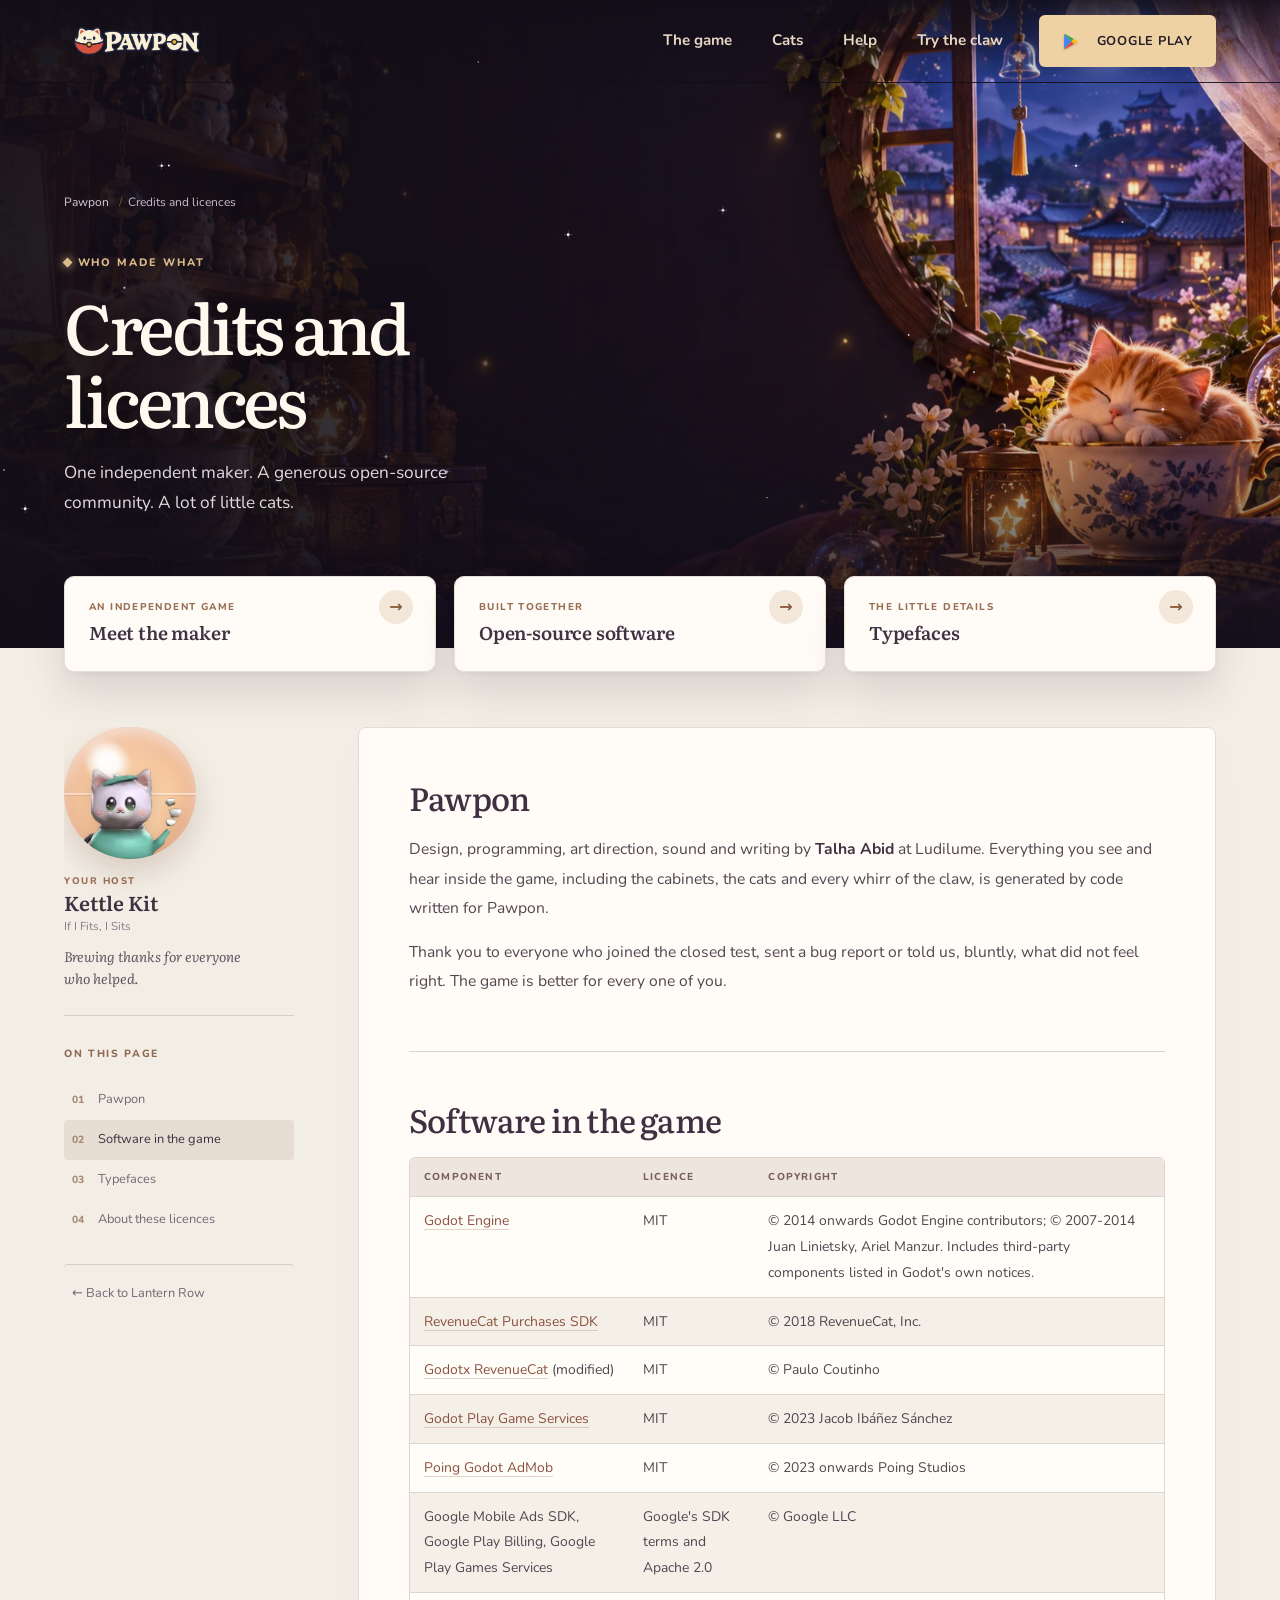
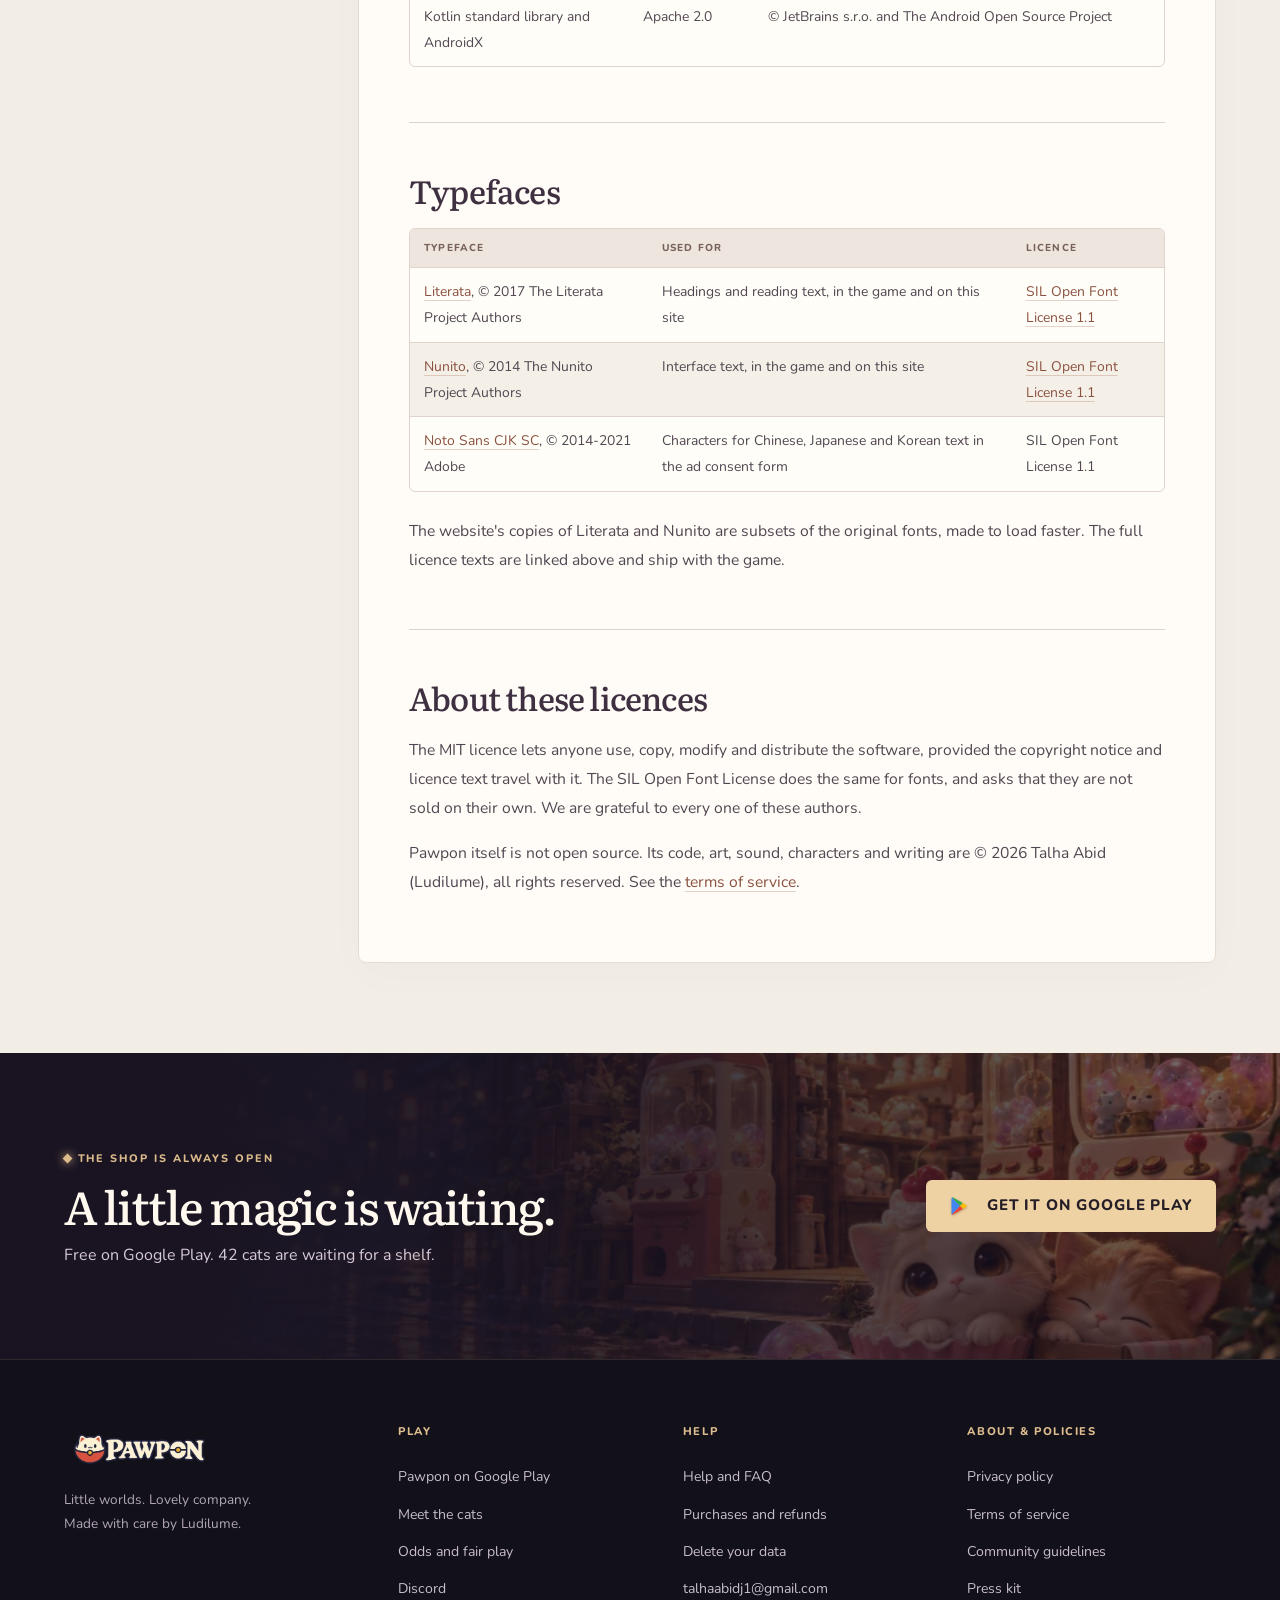
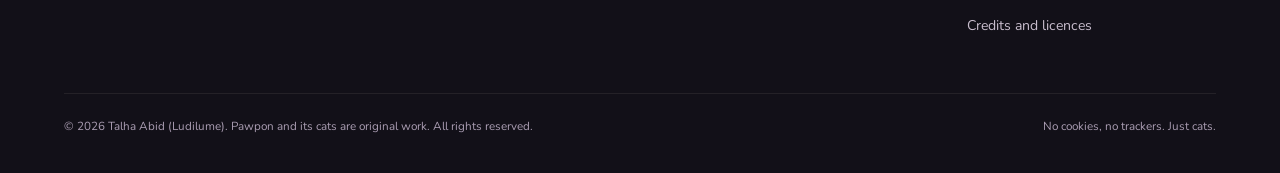
<file: credits/index.html>
<!doctype html>
<html lang="en">
<head>
<meta charset="utf-8">
<meta name="viewport" content="width=device-width, initial-scale=1, viewport-fit=cover">
<title>Credits and licences · Pawpon</title>
<meta name="description" content="Credits for Pawpon and the open-source software and typefaces it uses, with their licences: Godot Engine, RevenueCat, Google Play services and more.">
<link rel="canonical" href="https://pawpon.pages.dev/credits/">
<meta name="theme-color" content="#120e16">
<meta name="color-scheme" content="light dark">
<meta name="author" content="Talha Abid">
<meta name="application-name" content="Pawpon">
<meta name="apple-mobile-web-app-title" content="Pawpon">
<meta property="og:type" content="article">
<meta property="og:site_name" content="Pawpon">
<meta property="og:locale" content="en_US">
<meta property="og:title" content="Credits and licences">
<meta property="og:description" content="Credits for Pawpon and the open-source software and typefaces it uses, with their licences: Godot Engine, RevenueCat, Google Play services and more.">
<meta property="og:url" content="https://pawpon.pages.dev/credits/">
<meta property="og:image" content="https://pawpon.pages.dev/assets/img/campaign/lantern-row-claw-social.jpg">
<meta property="og:image:width" content="1672">
<meta property="og:image:height" content="941">
<meta property="og:image:alt" content="Cats and rounded joystick-operated claw machines outside a lantern-lit Pawpon shop">
<meta name="twitter:card" content="summary_large_image">
<meta name="twitter:title" content="Credits and licences">
<meta name="twitter:description" content="Credits for Pawpon and the open-source software and typefaces it uses, with their licences: Godot Engine, RevenueCat, Google Play services and more.">
<meta name="twitter:image" content="https://pawpon.pages.dev/assets/img/campaign/lantern-row-claw-social.jpg">
<link rel="icon" href="/favicon.ico?v=20261003b" sizes="48x48">
<link rel="icon" href="/favicon-32.png?v=20261003b" type="image/png" sizes="32x32">
<link rel="apple-touch-icon" href="/apple-touch-icon.png?v=20261003b">
<link rel="manifest" href="/site.webmanifest">
<link rel="preload" href="/assets/fonts/Literata-Variable.woff2" as="font" type="font/woff2" crossorigin>
<link rel="preload" href="/assets/fonts/Nunito-Variable.woff2" as="font" type="font/woff2" crossorigin>
<link rel="stylesheet" href="/assets/css/site.css?v=20261003b">
<link rel="stylesheet" href="/assets/css/landing.css?v=20261003b">
<link rel="stylesheet" href="/assets/css/pages.css?v=20261003b">
<script type="application/ld+json">{"@context":"https://schema.org","@graph":[{"@type":"WebSite","@id":"https://pawpon.pages.dev/#website","url":"https://pawpon.pages.dev/","name":"Pawpon","inLanguage":"en","publisher":{"@id":"https://pawpon.pages.dev/#studio"}},{"@type":"Organization","@id":"https://pawpon.pages.dev/#studio","name":"Ludilume Studios","alternateName":"Ludilume","description":"Independent game studio making cozy mobile games and apps.","url":"https://pawpon.pages.dev/","email":"talhaabidj1@gmail.com","logo":"https://pawpon.pages.dev/assets/img/icon-512.png","founder":{"@id":"https://pawpon.pages.dev/#developer"},"sameAs":["https://play.google.com/store/apps/developer?id=Ludilume","https://www.instagram.com/ludilumestudios/","https://www.youtube.com/@Kenomu","https://discord.gg/V4qutb4YAA"]},{"@type":"Person","@id":"https://pawpon.pages.dev/#developer","name":"Talha Abid","worksFor":{"@id":"https://pawpon.pages.dev/#studio"},"sameAs":["https://github.com/talhaabidj"]},{"@type":"WebPage","@id":"https://pawpon.pages.dev/credits/#webpage","url":"https://pawpon.pages.dev/credits/","name":"Credits and licences","description":"Credits for Pawpon and the open-source software and typefaces it uses, with their licences: Godot Engine, RevenueCat, Google Play services and more.","isPartOf":{"@id":"https://pawpon.pages.dev/#website"},"inLanguage":"en","dateModified":"2026-09-24","breadcrumb":{"@type":"BreadcrumbList","itemListElement":[{"@type":"ListItem","position":1,"name":"Pawpon","item":"https://pawpon.pages.dev/"},{"@type":"ListItem","position":2,"name":"Credits and licences","item":"https://pawpon.pages.dev/credits/"}]}}]}</script>
</head>
<body class="page-credits page-document">
<a class="skip-link" href="#main">Skip to content</a>
<header class="site-header">
  <div class="wrap">
    <a class="brand" href="/" aria-label="Pawpon home">
      <img src="/assets/img/logo-440.webp" width="440" height="147" alt="Pawpon">
    </a>
    <button class="nav-toggle" type="button" aria-expanded="false" aria-controls="site-nav" aria-label="Menu"><span></span></button>
    <nav class="nav" id="site-nav" aria-label="Main">
      <a href="/#the-game">The game</a>
      <a href="/#the-cats">Cats</a>
      <a href="/support/">Help</a>
      <a href="/#try-a-turn">Try the claw</a>
      <a class="btn nav-play" href="https://play.google.com/store/apps/details?id=com.pawpon" rel="noopener"><svg class="play-logo" viewBox="0 0 24 24" aria-hidden="true"><path fill="#4285F4" d="M3.6 1.8 13.2 12 3.6 22.2a1.4 1.4 0 0 1-.6-1.2V3a1.4 1.4 0 0 1 .6-1.2z"/><path fill="#34A853" d="M3.6 1.8a1.5 1.5 0 0 1 1.5 0l11.6 6.7L13.2 12z"/><path fill="#FBBC04" d="m16.7 8.5 3.9 2.3a1.4 1.4 0 0 1 0 2.4l-3.9 2.3-3.5-3.5z"/><path fill="#EA4335" d="M13.2 12l3.5 3.5-11.6 6.7a1.5 1.5 0 0 1-1.5 0z"/></svg>Google Play</a>
    </nav>
  </div>
</header>
<main id="main">
<section class="guide-hero guide-art-midnight-bedroom" style="--art-pos: 84% 30%"><div class="guide-scene" aria-hidden="true"><picture><source media="(max-width: 700px)" srcset="/assets/img/campaign/midnight-bedroom-960.webp"><img src="/assets/img/campaign/midnight-bedroom.webp" width="1672" height="941" alt="" fetchpriority="high"></picture></div><div class="sky" data-stars="26" data-motes="9" aria-hidden="true"></div><div class="wrap guide-intro"><nav aria-label="Breadcrumb"><ol class="crumbs"><li><a href="/">Pawpon</a></li><li aria-current="page">Credits and licences</li></ol></nav><p class="eyebrow">Who made what</p><h1>Credits and licences</h1><p class="lede">One independent maker. A generous open-source community. A lot of little cats.</p></div></section><div class="guide-content"><nav class="wrap guide-shortcuts" aria-label="Quick links"><a href="#pawpon"><span>An independent game</span><strong>Meet the maker</strong><b aria-hidden="true">→</b></a><a href="#software"><span>Built together</span><strong>Open-source software</strong><b aria-hidden="true">→</b></a><a href="#typefaces"><span>The little details</span><strong>Typefaces</strong><b aria-hidden="true">→</b></a></nav><div class="wrap doc-layout"><aside class="toc" aria-label="On this page"><figure class="guide-host"><div class="host-capsule" aria-hidden="true"><img src="/assets/img/cats/fits-tea-kettle.webp" width="200" height="200" alt="" loading="lazy" decoding="async"></div><figcaption><span>Your host</span><strong>Kettle Kit</strong><small>If I Fits, I Sits</small><em>Brewing thanks for everyone who helped.</em></figcaption></figure><details><summary><h2>On this page</h2></summary><ol><li><a href="#pawpon">Pawpon</a></li><li><a href="#software">Software in the game</a></li><li><a href="#typefaces">Typefaces</a></li><li><a href="#the-licences">About these licences</a></li></ol></details><a class="toc-home" href="/">← Back to Lantern Row</a></aside><article class="paper" id="document"><h2 id="pawpon">Pawpon</h2>
<p>Design, programming, art direction, sound and writing by <strong>Talha Abid</strong> at Ludilume. Everything you see and hear inside the game, including the cabinets, the cats and every whirr of the claw, is generated by code written for Pawpon.</p>
<p>Thank you to everyone who joined the closed test, sent a bug report or told us, bluntly, what did not feel right. The game is better for every one of you.</p>

<h2 id="software">Software in the game</h2>
<div class="table-wrap">
  <table>
    <thead><tr><th scope="col">Component</th><th scope="col">Licence</th><th scope="col">Copyright</th></tr></thead>
    <tbody>
      <tr><td><a href="https://godotengine.org" rel="noopener">Godot Engine</a></td><td>MIT</td><td>© 2014 onwards Godot Engine contributors; © 2007-2014 Juan Linietsky, Ariel Manzur. Includes third-party components listed in Godot's own notices.</td></tr>
      <tr><td><a href="https://github.com/RevenueCat/purchases-android" rel="noopener">RevenueCat Purchases SDK</a></td><td>MIT</td><td>© 2018 RevenueCat, Inc.</td></tr>
      <tr><td><a href="https://github.com/paulocoutinhox/godotx-revenue-cat" rel="noopener">Godotx RevenueCat</a> (modified)</td><td>MIT</td><td>© Paulo Coutinho</td></tr>
      <tr><td><a href="https://github.com/Iakobs/godot-play-game-services" rel="noopener">Godot Play Game Services</a></td><td>MIT</td><td>© 2023 Jacob Ibáñez Sánchez</td></tr>
      <tr><td><a href="https://github.com/poingstudios/godot-admob-android" rel="noopener">Poing Godot AdMob</a></td><td>MIT</td><td>© 2023 onwards Poing Studios</td></tr>
      <tr><td>Google Mobile Ads SDK, Google Play Billing, Google Play Games Services</td><td>Google's SDK terms and Apache 2.0</td><td>© Google LLC</td></tr>
      <tr><td>Kotlin standard library and AndroidX</td><td>Apache 2.0</td><td>© JetBrains s.r.o. and The Android Open Source Project</td></tr>
    </tbody>
  </table>
</div>

<h2 id="typefaces">Typefaces</h2>
<div class="table-wrap">
  <table>
    <thead><tr><th scope="col">Typeface</th><th scope="col">Used for</th><th scope="col">Licence</th></tr></thead>
    <tbody>
      <tr><td><a href="https://github.com/googlefonts/literata" rel="noopener">Literata</a>, © 2017 The Literata Project Authors</td><td>Headings and reading text, in the game and on this site</td><td><a href="/assets/fonts/Literata-OFL.txt">SIL Open Font License 1.1</a></td></tr>
      <tr><td><a href="https://github.com/googlefonts/nunito" rel="noopener">Nunito</a>, © 2014 The Nunito Project Authors</td><td>Interface text, in the game and on this site</td><td><a href="/assets/fonts/Nunito-OFL.txt">SIL Open Font License 1.1</a></td></tr>
      <tr><td><a href="https://github.com/notofonts/noto-cjk" rel="noopener">Noto Sans CJK SC</a>, © 2014-2021 Adobe</td><td>Characters for Chinese, Japanese and Korean text in the ad consent form</td><td>SIL Open Font License 1.1</td></tr>
    </tbody>
  </table>
</div>
<p>The website's copies of Literata and Nunito are subsets of the original fonts, made to load faster. The full licence texts are linked above and ship with the game.</p>

<h2 id="the-licences">About these licences</h2>
<p>The MIT licence lets anyone use, copy, modify and distribute the software, provided the copyright notice and licence text travel with it. The SIL Open Font License does the same for fonts, and asks that they are not sold on their own. We are grateful to every one of these authors.</p>
<p>Pawpon itself is not open source. Its code, art, sound, characters and writing are © 2026 Talha Abid (Ludilume), all rights reserved. See the <a href="/terms/#ownership">terms of service</a>.</p>
</article></div></div><section class="guide-outro"><div class="guide-outro-art" aria-hidden="true"><img src="/assets/img/campaign/lantern-row-claw-960.webp" width="960" height="541" alt="" loading="lazy"></div><div class="wrap"><div><p class="eyebrow">The shop is always open</p><h2>A little magic is waiting.</h2><p>Free on Google Play. 42 cats are waiting for a shelf.</p></div><a class="btn" href="https://play.google.com/store/apps/details?id=com.pawpon" rel="noopener"><svg class="play-logo" viewBox="0 0 24 24" aria-hidden="true"><path fill="#4285F4" d="M3.6 1.8 13.2 12 3.6 22.2a1.4 1.4 0 0 1-.6-1.2V3a1.4 1.4 0 0 1 .6-1.2z"/><path fill="#34A853" d="M3.6 1.8a1.5 1.5 0 0 1 1.5 0l11.6 6.7L13.2 12z"/><path fill="#FBBC04" d="m16.7 8.5 3.9 2.3a1.4 1.4 0 0 1 0 2.4l-3.9 2.3-3.5-3.5z"/><path fill="#EA4335" d="M13.2 12l3.5 3.5-11.6 6.7a1.5 1.5 0 0 1-1.5 0z"/></svg>Get it on Google Play</a></div></section>
</main>
<footer class="site-footer">
  <div class="wrap">
    <div class="footer-grid">
      <div class="footer-brand">
        <img src="/assets/img/logo-440.webp" width="440" height="147" alt="Pawpon" loading="lazy">
        <p>Little worlds. Lovely company.<br>Made with care by Ludilume.</p>
      </div>
      <div>
        <h2>Play</h2>
        <ul>
          <li><a href="https://play.google.com/store/apps/details?id=com.pawpon" rel="noopener">Pawpon on Google Play</a></li>
          <li><a href="/#the-cats">Meet the cats</a></li>
          <li><a href="/odds/">Odds and fair play</a></li>
          <li><a href="https://discord.gg/V4qutb4YAA" rel="noopener">Discord</a></li>
        </ul>
      </div>
      <div>
        <h2>Help</h2>
        <ul>
          <li><a href="/support/">Help and FAQ</a></li>
          <li><a href="/support/#purchases">Purchases and refunds</a></li>
          <li><a href="/delete-data/">Delete your data</a></li>
          <li><a href="mailto:talhaabidj1@gmail.com">talhaabidj1@gmail.com</a></li>
        </ul>
      </div>
      <div>
        <h2>About &amp; policies</h2>
        <ul>
          <li><a href="/privacy/">Privacy policy</a></li>
          <li><a href="/terms/">Terms of service</a></li>
          <li><a href="/community/">Community guidelines</a></li>
          <li><a href="/press/">Press kit</a></li>
          <li><a href="/credits/">Credits and licences</a></li>
        </ul>
      </div>
    </div>
    <div class="footer-base">
      <p>&copy; 2026 Talha Abid (Ludilume). Pawpon and its cats are original work. All rights reserved.</p>
      <p>No cookies, no trackers. Just cats.</p>
    </div>
  </div>
</footer>
<script src="/assets/js/site.js?v=20261003b" defer></script>

</body>
</html>
</file>
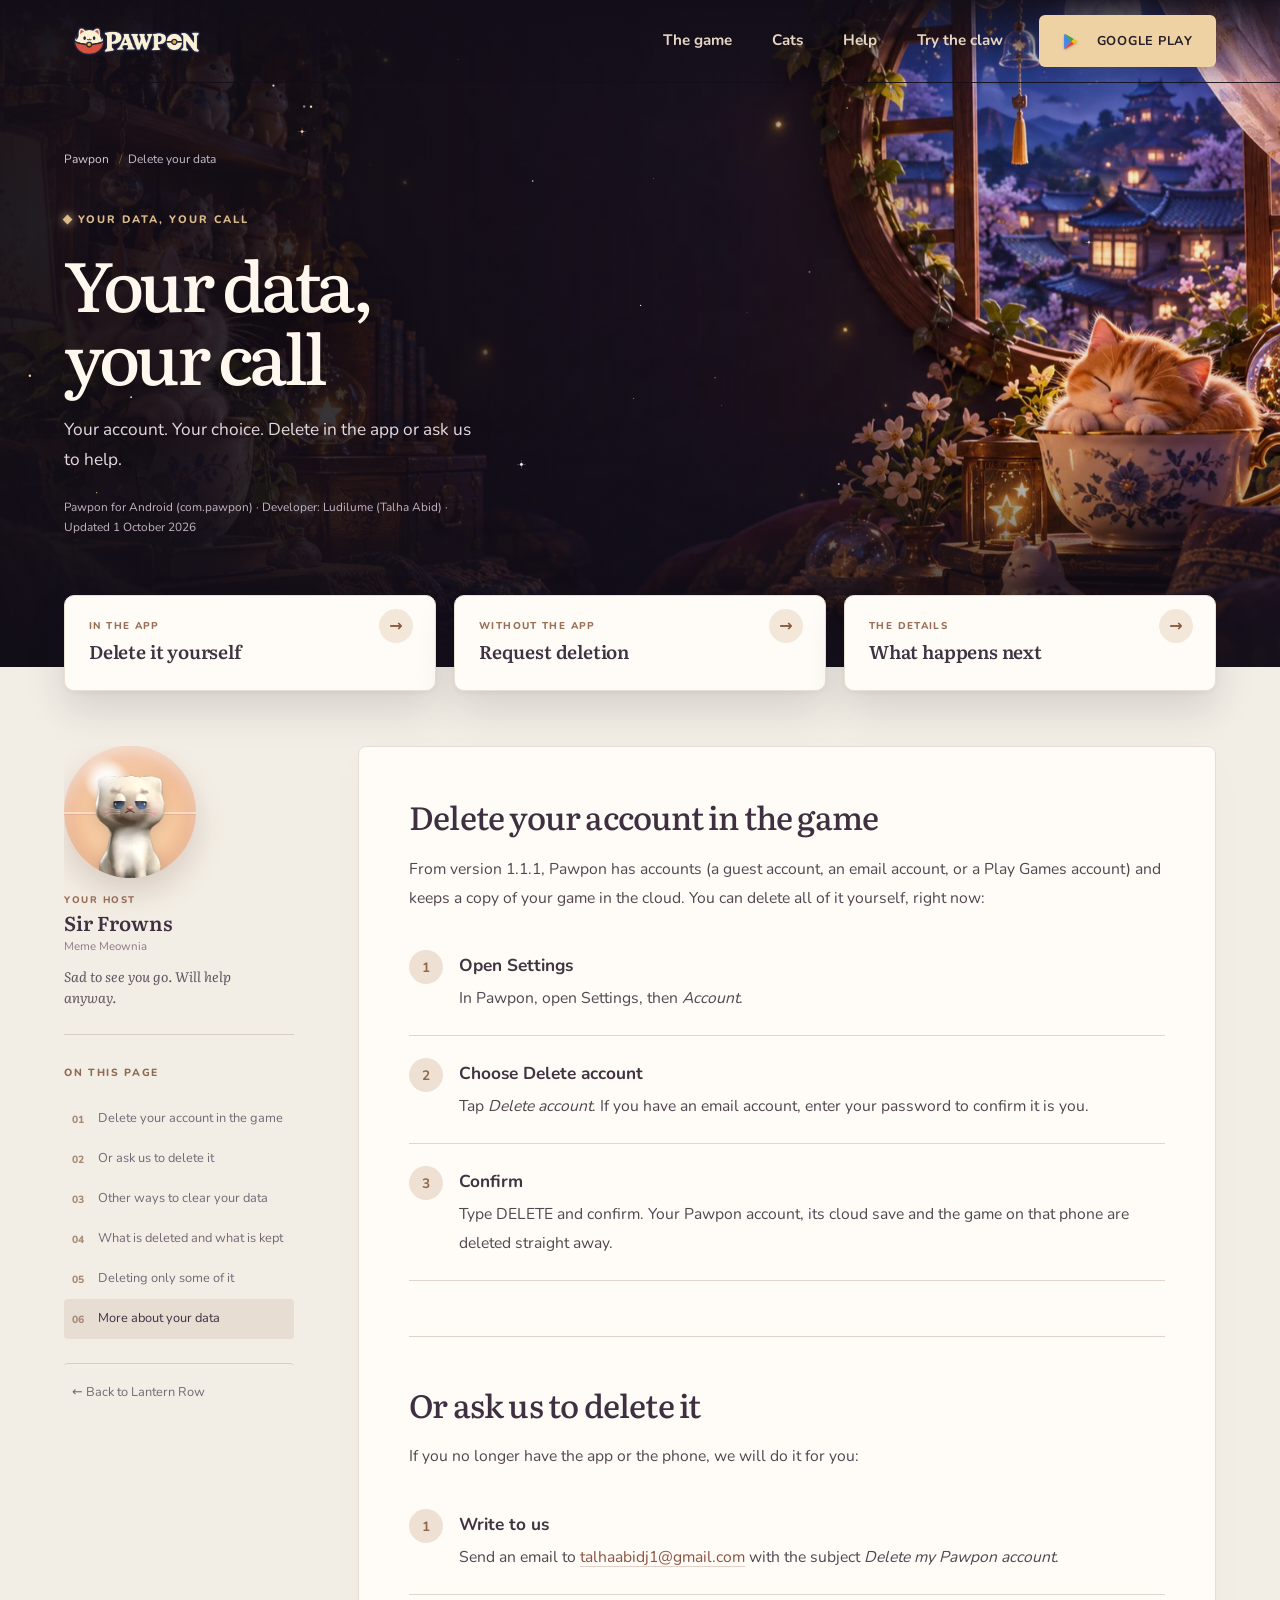
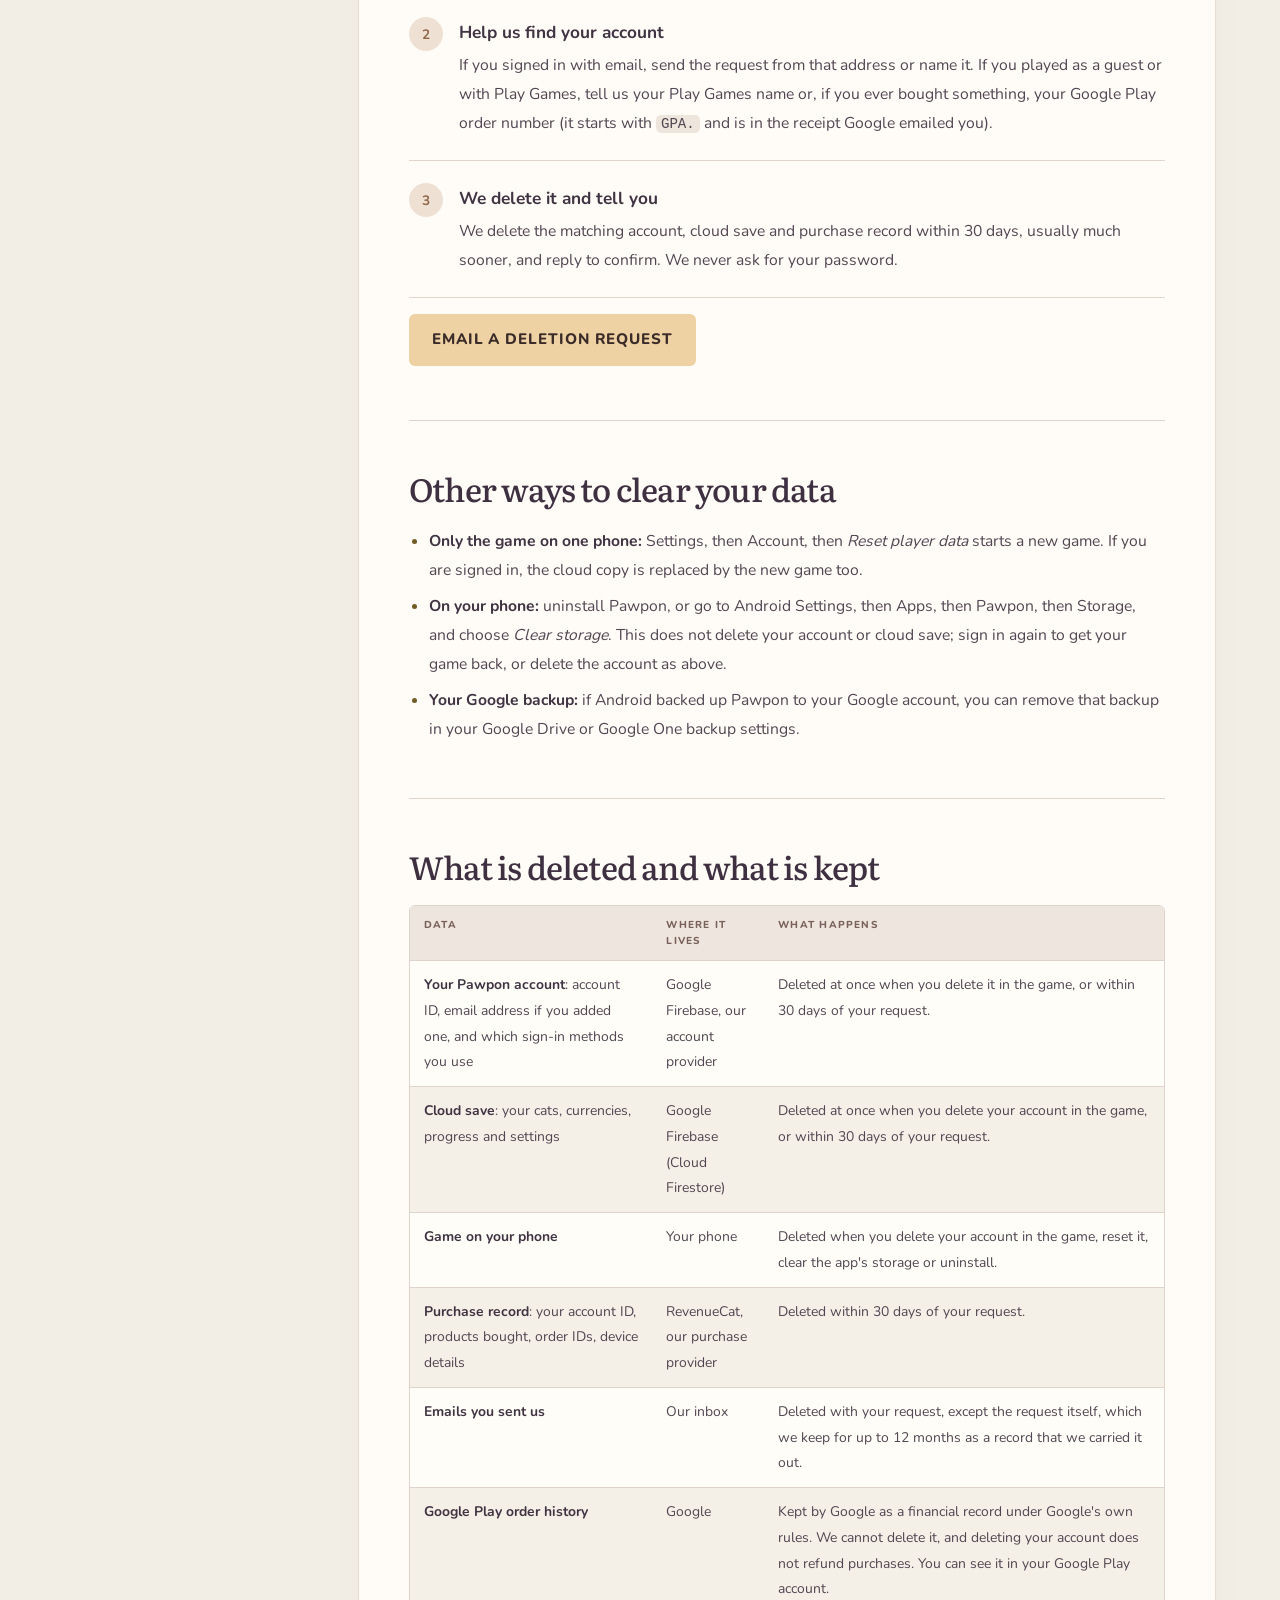
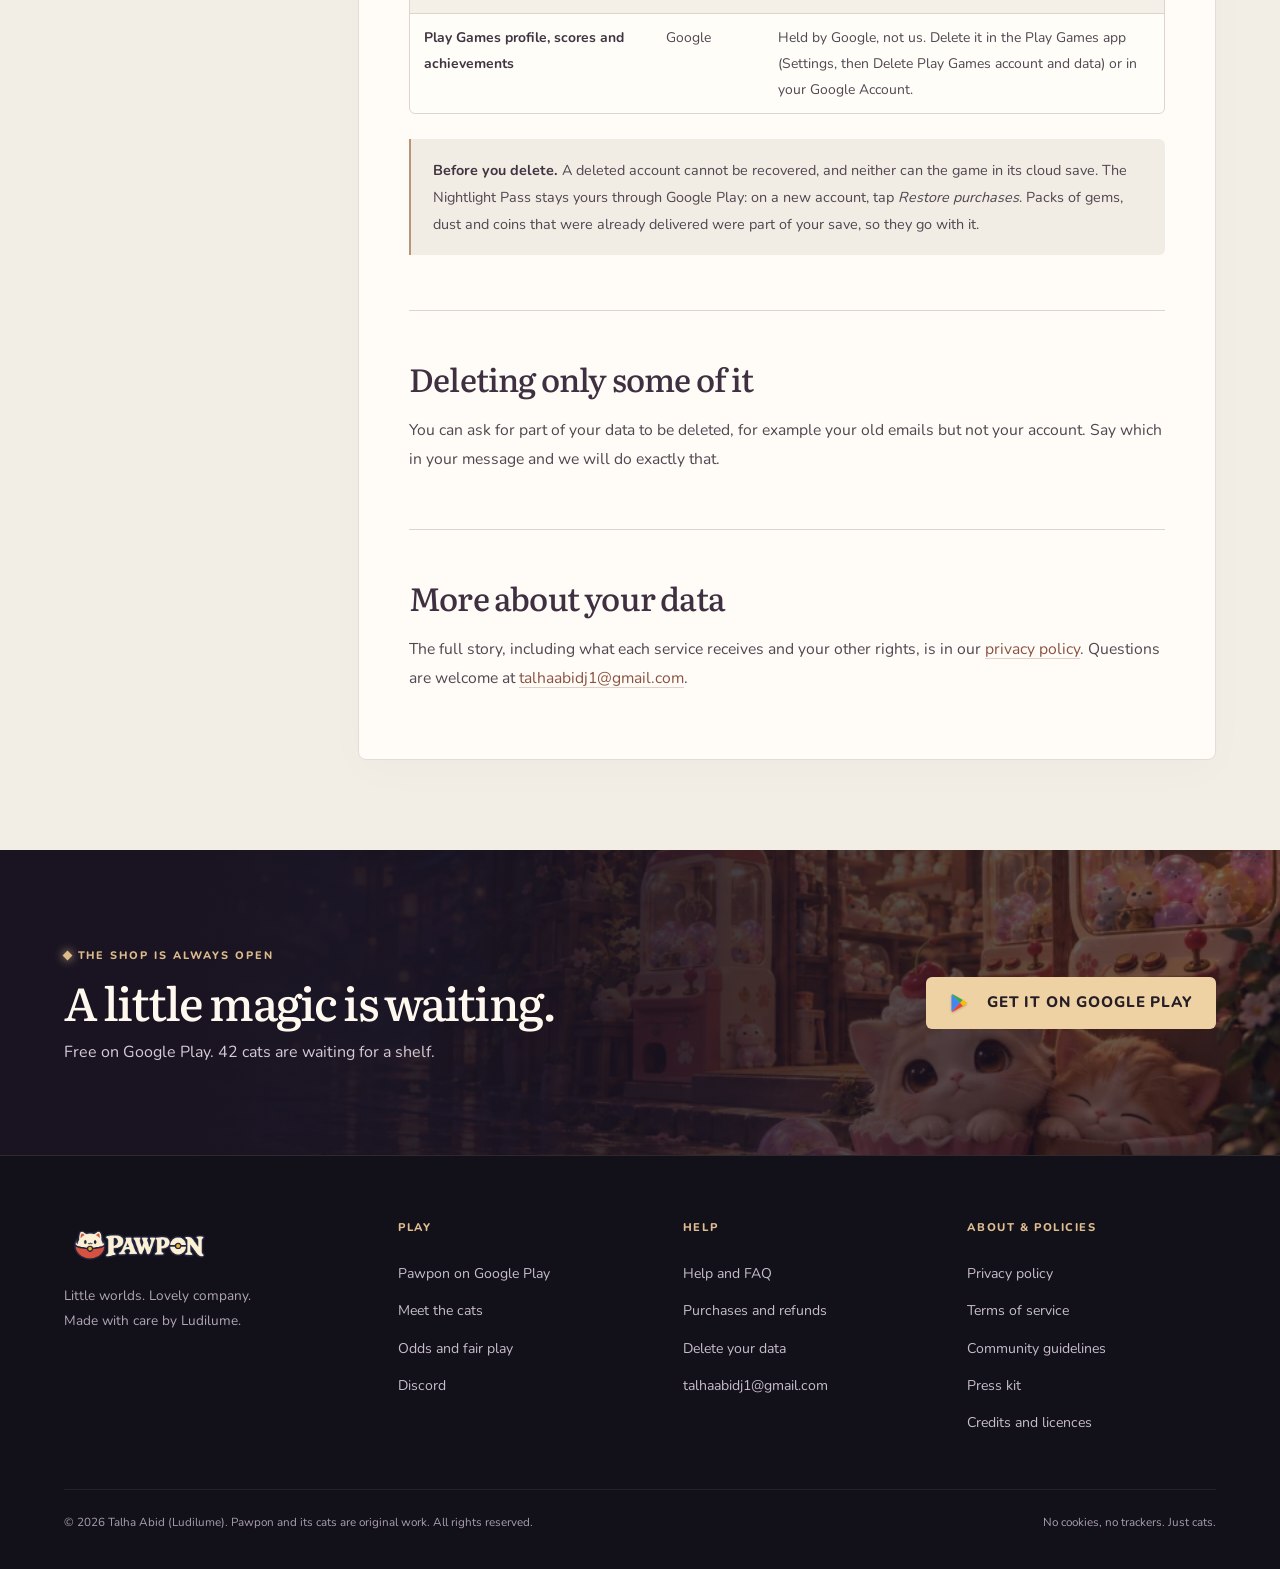
<file: delete-data/index.html>
<!doctype html>
<html lang="en">
<head>
<meta charset="utf-8">
<meta name="viewport" content="width=device-width, initial-scale=1, viewport-fit=cover">
<title>Delete your Pawpon account and data · Pawpon</title>
<meta name="description" content="Delete your Pawpon account and cloud save in the app, or request deletion by email. What is deleted, what is kept and for how long, for the Pawpon Android app by Ludilume.">
<link rel="canonical" href="https://pawpon.pages.dev/delete-data/">
<meta name="theme-color" content="#120e16">
<meta name="color-scheme" content="light dark">
<meta name="author" content="Talha Abid">
<meta name="application-name" content="Pawpon">
<meta name="apple-mobile-web-app-title" content="Pawpon">
<meta property="og:type" content="article">
<meta property="og:site_name" content="Pawpon">
<meta property="og:locale" content="en_US">
<meta property="og:title" content="Delete your Pawpon account and data">
<meta property="og:description" content="Delete your Pawpon account and cloud save in the app, or request deletion by email. What is deleted, what is kept and for how long, for the Pawpon Android app by Ludilume.">
<meta property="og:url" content="https://pawpon.pages.dev/delete-data/">
<meta property="og:image" content="https://pawpon.pages.dev/assets/img/campaign/lantern-row-claw-social.jpg">
<meta property="og:image:width" content="1672">
<meta property="og:image:height" content="941">
<meta property="og:image:alt" content="Cats and rounded joystick-operated claw machines outside a lantern-lit Pawpon shop">
<meta name="twitter:card" content="summary_large_image">
<meta name="twitter:title" content="Delete your Pawpon account and data">
<meta name="twitter:description" content="Delete your Pawpon account and cloud save in the app, or request deletion by email. What is deleted, what is kept and for how long, for the Pawpon Android app by Ludilume.">
<meta name="twitter:image" content="https://pawpon.pages.dev/assets/img/campaign/lantern-row-claw-social.jpg">
<link rel="icon" href="/favicon.ico?v=20261003b" sizes="48x48">
<link rel="icon" href="/favicon-32.png?v=20261003b" type="image/png" sizes="32x32">
<link rel="apple-touch-icon" href="/apple-touch-icon.png?v=20261003b">
<link rel="manifest" href="/site.webmanifest">
<link rel="preload" href="/assets/fonts/Literata-Variable.woff2" as="font" type="font/woff2" crossorigin>
<link rel="preload" href="/assets/fonts/Nunito-Variable.woff2" as="font" type="font/woff2" crossorigin>
<link rel="stylesheet" href="/assets/css/site.css?v=20261003b">
<link rel="stylesheet" href="/assets/css/landing.css?v=20261003b">
<link rel="stylesheet" href="/assets/css/pages.css?v=20261003b">
<script type="application/ld+json">{"@context":"https://schema.org","@graph":[{"@type":"WebSite","@id":"https://pawpon.pages.dev/#website","url":"https://pawpon.pages.dev/","name":"Pawpon","inLanguage":"en","publisher":{"@id":"https://pawpon.pages.dev/#studio"}},{"@type":"Organization","@id":"https://pawpon.pages.dev/#studio","name":"Ludilume Studios","alternateName":"Ludilume","description":"Independent game studio making cozy mobile games and apps.","url":"https://pawpon.pages.dev/","email":"talhaabidj1@gmail.com","logo":"https://pawpon.pages.dev/assets/img/icon-512.png","founder":{"@id":"https://pawpon.pages.dev/#developer"},"sameAs":["https://play.google.com/store/apps/developer?id=Ludilume","https://www.instagram.com/ludilumestudios/","https://www.youtube.com/@Kenomu","https://discord.gg/V4qutb4YAA"]},{"@type":"Person","@id":"https://pawpon.pages.dev/#developer","name":"Talha Abid","worksFor":{"@id":"https://pawpon.pages.dev/#studio"},"sameAs":["https://github.com/talhaabidj"]},{"@type":"WebPage","@id":"https://pawpon.pages.dev/delete-data/#webpage","url":"https://pawpon.pages.dev/delete-data/","name":"Delete your Pawpon account and data","description":"Delete your Pawpon account and cloud save in the app, or request deletion by email. What is deleted, what is kept and for how long, for the Pawpon Android app by Ludilume.","isPartOf":{"@id":"https://pawpon.pages.dev/#website"},"inLanguage":"en","dateModified":"2026-09-30","breadcrumb":{"@type":"BreadcrumbList","itemListElement":[{"@type":"ListItem","position":1,"name":"Pawpon","item":"https://pawpon.pages.dev/"},{"@type":"ListItem","position":2,"name":"Delete your data","item":"https://pawpon.pages.dev/delete-data/"}]}}]}</script>
</head>
<body class="page-delete-data page-document">
<a class="skip-link" href="#main">Skip to content</a>
<header class="site-header">
  <div class="wrap">
    <a class="brand" href="/" aria-label="Pawpon home">
      <img src="/assets/img/logo-440.webp" width="440" height="147" alt="Pawpon">
    </a>
    <button class="nav-toggle" type="button" aria-expanded="false" aria-controls="site-nav" aria-label="Menu"><span></span></button>
    <nav class="nav" id="site-nav" aria-label="Main">
      <a href="/#the-game">The game</a>
      <a href="/#the-cats">Cats</a>
      <a href="/support/">Help</a>
      <a href="/#try-a-turn">Try the claw</a>
      <a class="btn nav-play" href="https://play.google.com/store/apps/details?id=com.pawpon" rel="noopener"><svg class="play-logo" viewBox="0 0 24 24" aria-hidden="true"><path fill="#4285F4" d="M3.6 1.8 13.2 12 3.6 22.2a1.4 1.4 0 0 1-.6-1.2V3a1.4 1.4 0 0 1 .6-1.2z"/><path fill="#34A853" d="M3.6 1.8a1.5 1.5 0 0 1 1.5 0l11.6 6.7L13.2 12z"/><path fill="#FBBC04" d="m16.7 8.5 3.9 2.3a1.4 1.4 0 0 1 0 2.4l-3.9 2.3-3.5-3.5z"/><path fill="#EA4335" d="M13.2 12l3.5 3.5-11.6 6.7a1.5 1.5 0 0 1-1.5 0z"/></svg>Google Play</a>
    </nav>
  </div>
</header>
<main id="main">
<section class="guide-hero guide-art-midnight-bedroom" style="--art-pos: 96% 60%"><div class="guide-scene" aria-hidden="true"><picture><source media="(max-width: 700px)" srcset="/assets/img/campaign/midnight-bedroom-960.webp"><img src="/assets/img/campaign/midnight-bedroom.webp" width="1672" height="941" alt="" fetchpriority="high"></picture></div><div class="sky" data-stars="26" data-motes="9" aria-hidden="true"></div><div class="wrap guide-intro"><nav aria-label="Breadcrumb"><ol class="crumbs"><li><a href="/">Pawpon</a></li><li aria-current="page">Delete your data</li></ol></nav><p class="eyebrow">Your data, your call</p><h1>Your data, your call</h1><p class="lede">Your account. Your choice. Delete in the app or ask us to help.</p><p class="meta">Pawpon for Android (com.pawpon) · Developer: Ludilume (Talha Abid) · Updated 1 October 2026</p></div></section><div class="guide-content"><nav class="wrap guide-shortcuts" aria-label="Quick links"><a href="#delete-in-the-game"><span>In the app</span><strong>Delete it yourself</strong><b aria-hidden="true">→</b></a><a href="#request-deletion"><span>Without the app</span><strong>Request deletion</strong><b aria-hidden="true">→</b></a><a href="#what-is-deleted"><span>The details</span><strong>What happens next</strong><b aria-hidden="true">→</b></a></nav><div class="wrap doc-layout"><aside class="toc" aria-label="On this page"><figure class="guide-host"><div class="host-capsule" aria-hidden="true"><img src="/assets/img/cats/meme-grumpy.webp" width="200" height="200" alt="" loading="lazy" decoding="async"></div><figcaption><span>Your host</span><strong>Sir Frowns</strong><small>Meme Meownia</small><em>Sad to see you go. Will help anyway.</em></figcaption></figure><details><summary><h2>On this page</h2></summary><ol><li><a href="#delete-in-the-game">Delete your account in the game</a></li><li><a href="#request-deletion">Or ask us to delete it</a></li><li><a href="#delete-it-yourself">Other ways to clear your data</a></li><li><a href="#what-is-deleted">What is deleted and what is kept</a></li><li><a href="#partial">Deleting only some of it</a></li><li><a href="#more">More about your data</a></li></ol></details><a class="toc-home" href="/">← Back to Lantern Row</a></aside><article class="paper" id="document"><h2 id="delete-in-the-game" style="margin-top:0;padding-top:0;border:0">Delete your account in the game</h2>
<p>From version 1.1.1, Pawpon has accounts (a guest account, an email account, or a Play Games account) and keeps a copy of your game in the cloud. You can delete all of it yourself, right now:</p>
<ol class="steps-list">
  <li><div><strong>Open Settings</strong>In Pawpon, open Settings, then <em>Account</em>.</div></li>
  <li><div><strong>Choose Delete account</strong>Tap <em>Delete account</em>. If you have an email account, enter your password to confirm it is you.</div></li>
  <li><div><strong>Confirm</strong>Type DELETE and confirm. Your Pawpon account, its cloud save and the game on that phone are deleted straight away.</div></li>
</ol>

<h2 id="request-deletion">Or ask us to delete it</h2>
<p>If you no longer have the app or the phone, we will do it for you:</p>
<ol class="steps-list">
  <li><div><strong>Write to us</strong>Send an email to <a href="mailto:talhaabidj1@gmail.com?subject=Delete%20my%20Pawpon%20account">talhaabidj1@gmail.com</a> with the subject <em>Delete my Pawpon account</em>.</div></li>
  <li><div><strong>Help us find your account</strong>If you signed in with email, send the request from that address or name it. If you played as a guest or with Play Games, tell us your Play Games name or, if you ever bought something, your Google Play order number (it starts with <code>GPA.</code> and is in the receipt Google emailed you).</div></li>
  <li><div><strong>We delete it and tell you</strong>We delete the matching account, cloud save and purchase record within 30 days, usually much sooner, and reply to confirm. We never ask for your password.</div></li>
</ol>
<p><a class="btn" href="mailto:talhaabidj1@gmail.com?subject=Delete%20my%20Pawpon%20account">Email a deletion request</a></p>

<h2 id="delete-it-yourself">Other ways to clear your data</h2>
<ul>
  <li><strong>Only the game on one phone:</strong> Settings, then Account, then <em>Reset player data</em> starts a new game. If you are signed in, the cloud copy is replaced by the new game too.</li>
  <li><strong>On your phone:</strong> uninstall Pawpon, or go to Android Settings, then Apps, then Pawpon, then Storage, and choose <em>Clear storage</em>. This does not delete your account or cloud save; sign in again to get your game back, or delete the account as above.</li>
  <li><strong>Your Google backup:</strong> if Android backed up Pawpon to your Google account, you can remove that backup in your Google Drive or Google One backup settings.</li>
</ul>

<h2 id="what-is-deleted">What is deleted and what is kept</h2>
<div class="table-wrap">
  <table>
    <thead><tr><th scope="col">Data</th><th scope="col">Where it lives</th><th scope="col">What happens</th></tr></thead>
    <tbody>
      <tr><td><strong>Your Pawpon account</strong>: account ID, email address if you added one, and which sign-in methods you use</td><td>Google Firebase, our account provider</td><td>Deleted at once when you delete it in the game, or within 30 days of your request.</td></tr>
      <tr><td><strong>Cloud save</strong>: your cats, currencies, progress and settings</td><td>Google Firebase (Cloud Firestore)</td><td>Deleted at once when you delete your account in the game, or within 30 days of your request.</td></tr>
      <tr><td><strong>Game on your phone</strong></td><td>Your phone</td><td>Deleted when you delete your account in the game, reset it, clear the app's storage or uninstall.</td></tr>
      <tr><td><strong>Purchase record</strong>: your account ID, products bought, order IDs, device details</td><td>RevenueCat, our purchase provider</td><td>Deleted within 30 days of your request.</td></tr>
      <tr><td><strong>Emails you sent us</strong></td><td>Our inbox</td><td>Deleted with your request, except the request itself, which we keep for up to 12 months as a record that we carried it out.</td></tr>
      <tr><td><strong>Google Play order history</strong></td><td>Google</td><td>Kept by Google as a financial record under Google's own rules. We cannot delete it, and deleting your account does not refund purchases. You can see it in your Google Play account.</td></tr>
      <tr><td><strong>Play Games profile, scores and achievements</strong></td><td>Google</td><td>Held by Google, not us. Delete it in the Play Games app (Settings, then Delete Play Games account and data) or in your Google Account.</td></tr>
    </tbody>
  </table>
</div>

<div class="note">
  <p><strong>Before you delete.</strong> A deleted account cannot be recovered, and neither can the game in its cloud save. The Nightlight Pass stays yours through Google Play: on a new account, tap <em>Restore purchases</em>. Packs of gems, dust and coins that were already delivered were part of your save, so they go with it.</p>
</div>

<h2 id="partial">Deleting only some of it</h2>
<p>You can ask for part of your data to be deleted, for example your old emails but not your account. Say which in your message and we will do exactly that.</p>

<h2 id="more">More about your data</h2>
<p>The full story, including what each service receives and your other rights, is in our <a href="/privacy/">privacy policy</a>. Questions are welcome at <a href="mailto:talhaabidj1@gmail.com">talhaabidj1@gmail.com</a>.</p>
</article></div></div><section class="guide-outro"><div class="guide-outro-art" aria-hidden="true"><img src="/assets/img/campaign/lantern-row-claw-960.webp" width="960" height="541" alt="" loading="lazy"></div><div class="wrap"><div><p class="eyebrow">The shop is always open</p><h2>A little magic is waiting.</h2><p>Free on Google Play. 42 cats are waiting for a shelf.</p></div><a class="btn" href="https://play.google.com/store/apps/details?id=com.pawpon" rel="noopener"><svg class="play-logo" viewBox="0 0 24 24" aria-hidden="true"><path fill="#4285F4" d="M3.6 1.8 13.2 12 3.6 22.2a1.4 1.4 0 0 1-.6-1.2V3a1.4 1.4 0 0 1 .6-1.2z"/><path fill="#34A853" d="M3.6 1.8a1.5 1.5 0 0 1 1.5 0l11.6 6.7L13.2 12z"/><path fill="#FBBC04" d="m16.7 8.5 3.9 2.3a1.4 1.4 0 0 1 0 2.4l-3.9 2.3-3.5-3.5z"/><path fill="#EA4335" d="M13.2 12l3.5 3.5-11.6 6.7a1.5 1.5 0 0 1-1.5 0z"/></svg>Get it on Google Play</a></div></section>
</main>
<footer class="site-footer">
  <div class="wrap">
    <div class="footer-grid">
      <div class="footer-brand">
        <img src="/assets/img/logo-440.webp" width="440" height="147" alt="Pawpon" loading="lazy">
        <p>Little worlds. Lovely company.<br>Made with care by Ludilume.</p>
      </div>
      <div>
        <h2>Play</h2>
        <ul>
          <li><a href="https://play.google.com/store/apps/details?id=com.pawpon" rel="noopener">Pawpon on Google Play</a></li>
          <li><a href="/#the-cats">Meet the cats</a></li>
          <li><a href="/odds/">Odds and fair play</a></li>
          <li><a href="https://discord.gg/V4qutb4YAA" rel="noopener">Discord</a></li>
        </ul>
      </div>
      <div>
        <h2>Help</h2>
        <ul>
          <li><a href="/support/">Help and FAQ</a></li>
          <li><a href="/support/#purchases">Purchases and refunds</a></li>
          <li><a href="/delete-data/">Delete your data</a></li>
          <li><a href="mailto:talhaabidj1@gmail.com">talhaabidj1@gmail.com</a></li>
        </ul>
      </div>
      <div>
        <h2>About &amp; policies</h2>
        <ul>
          <li><a href="/privacy/">Privacy policy</a></li>
          <li><a href="/terms/">Terms of service</a></li>
          <li><a href="/community/">Community guidelines</a></li>
          <li><a href="/press/">Press kit</a></li>
          <li><a href="/credits/">Credits and licences</a></li>
        </ul>
      </div>
    </div>
    <div class="footer-base">
      <p>&copy; 2026 Talha Abid (Ludilume). Pawpon and its cats are original work. All rights reserved.</p>
      <p>No cookies, no trackers. Just cats.</p>
    </div>
  </div>
</footer>
<script src="/assets/js/site.js?v=20261003b" defer></script>

</body>
</html>
</file>
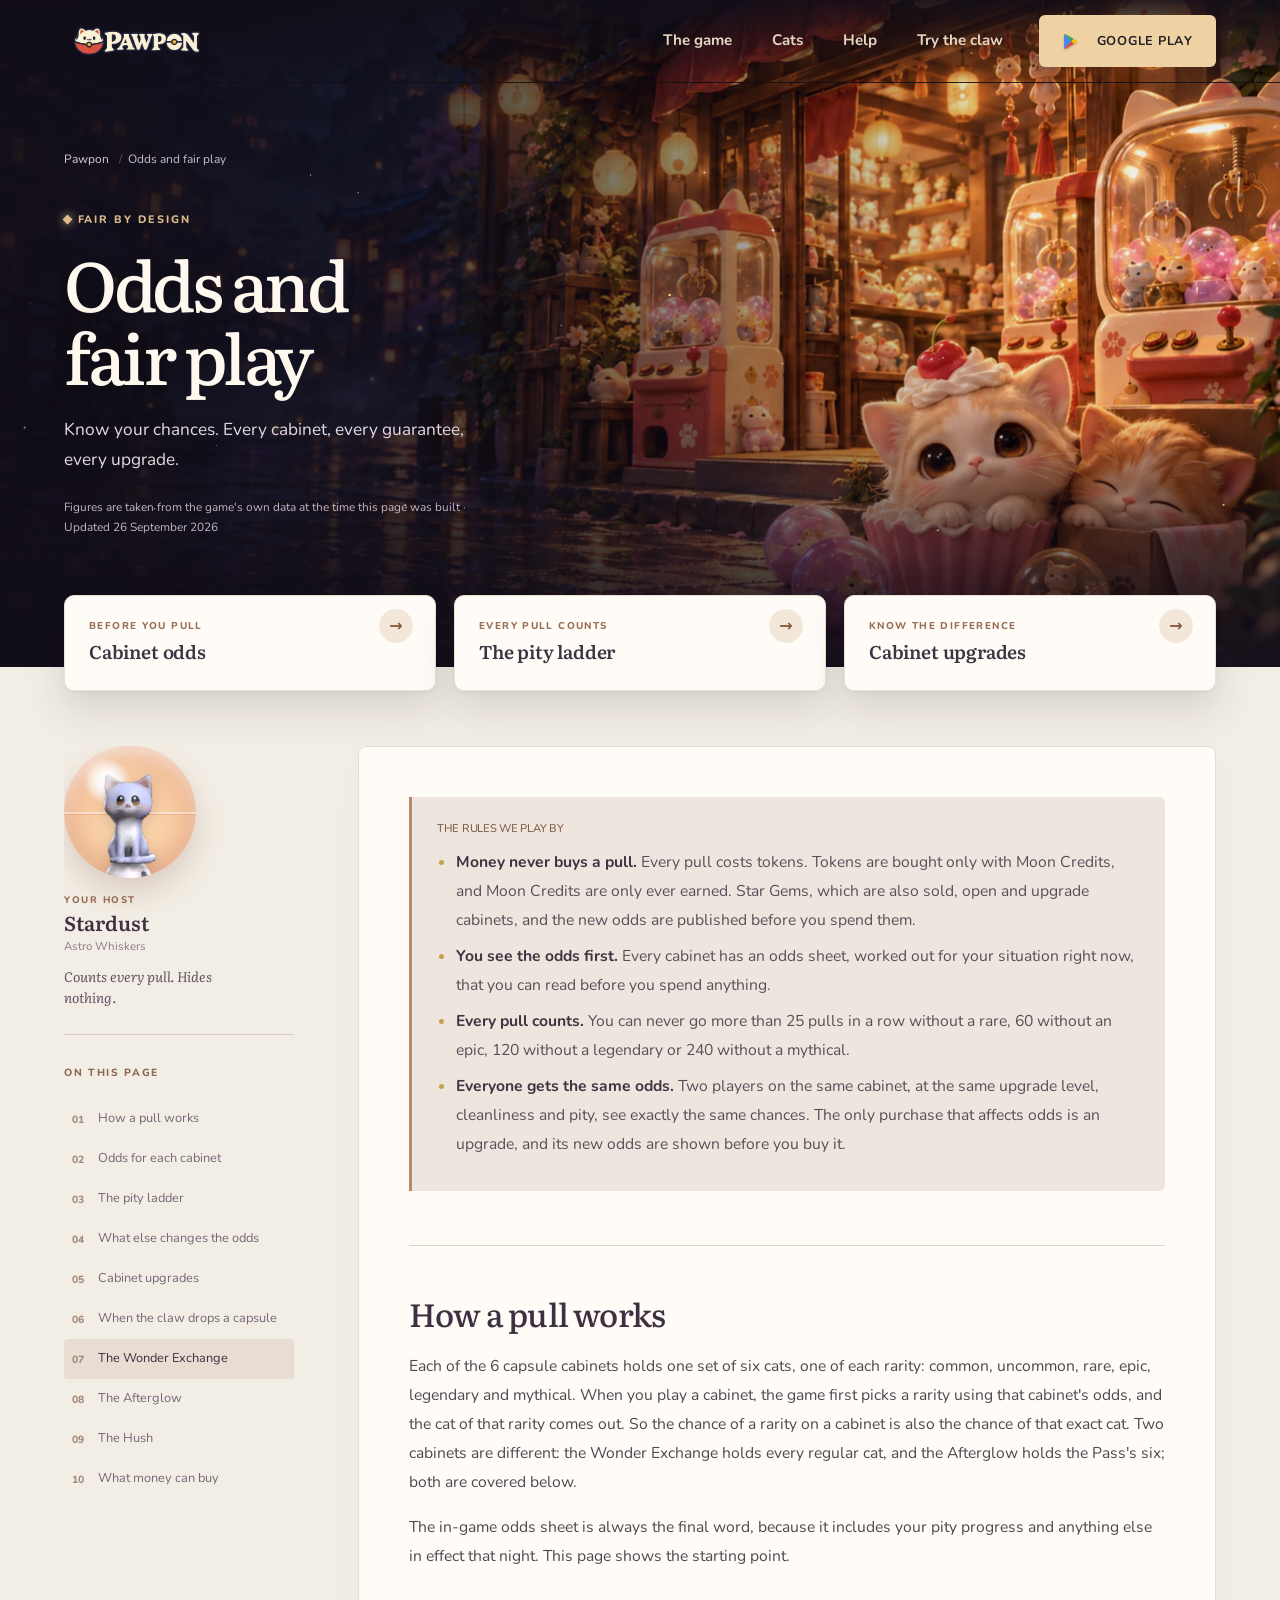
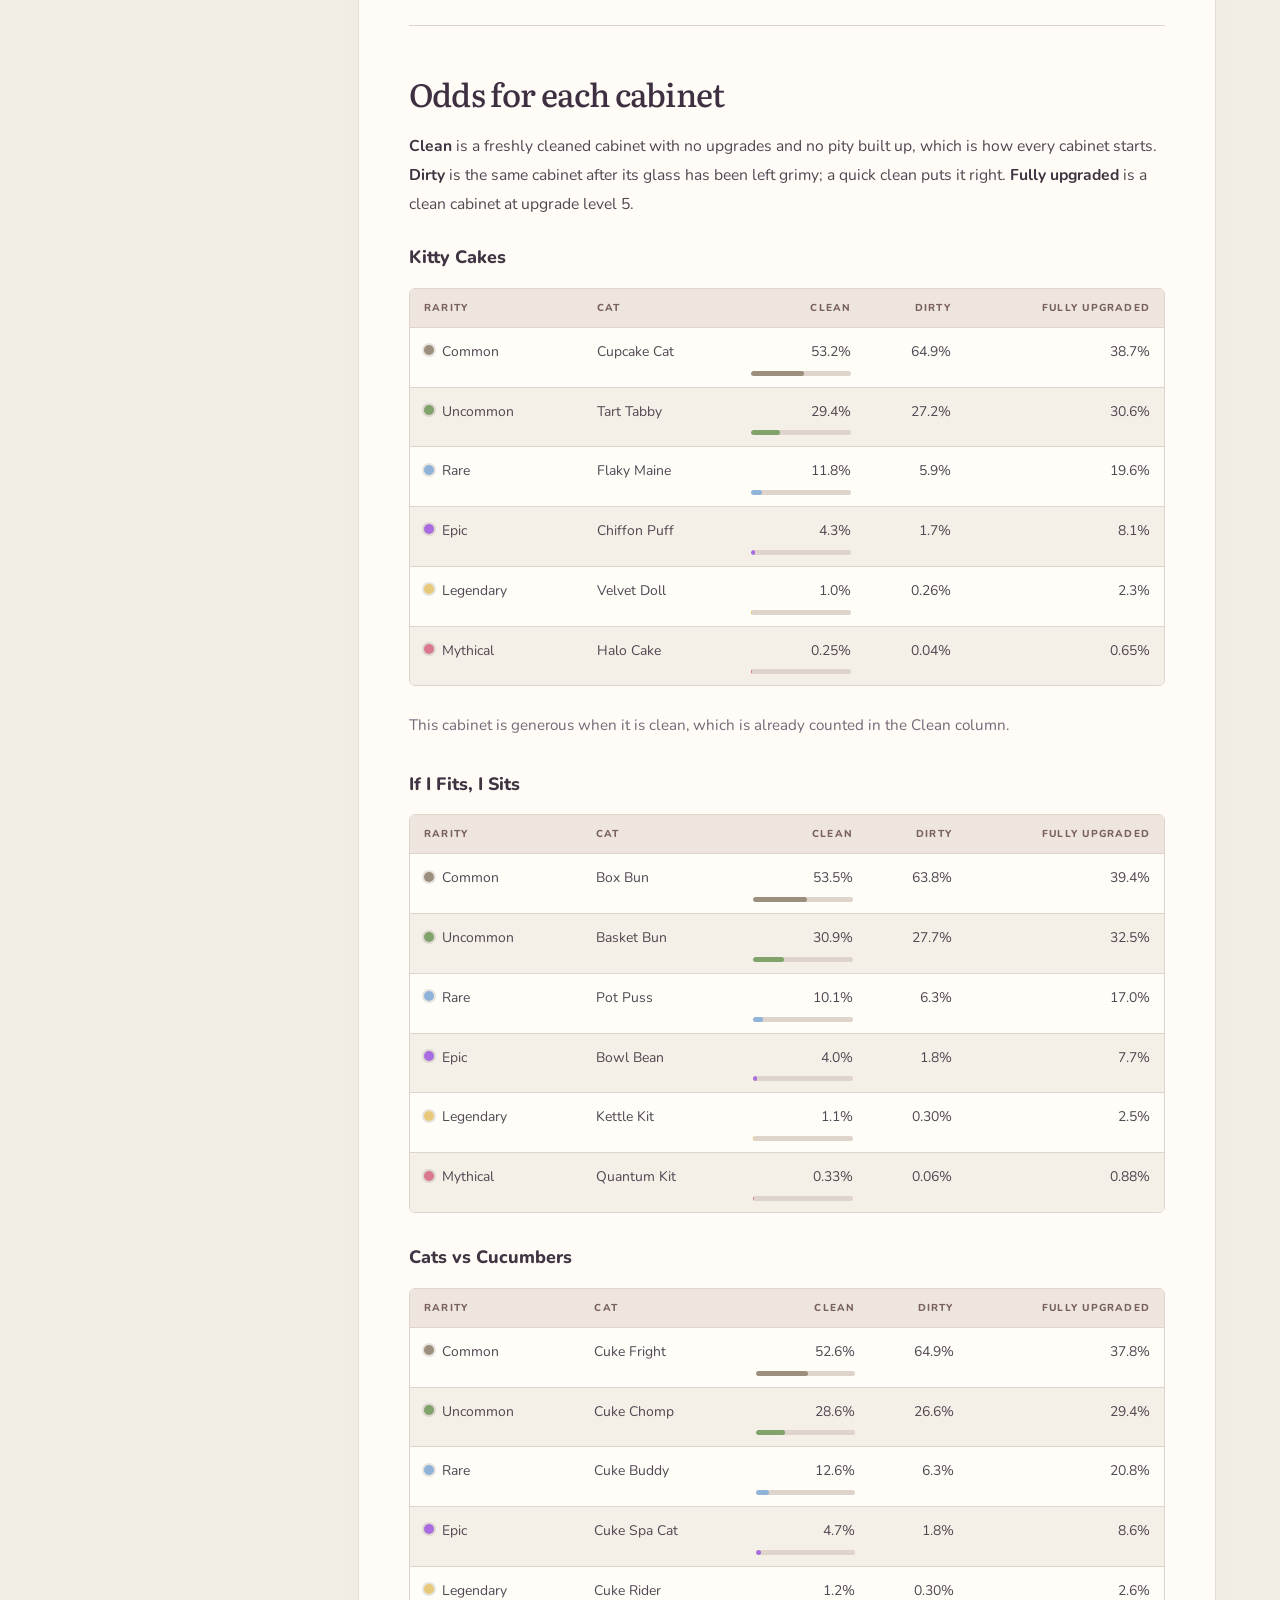
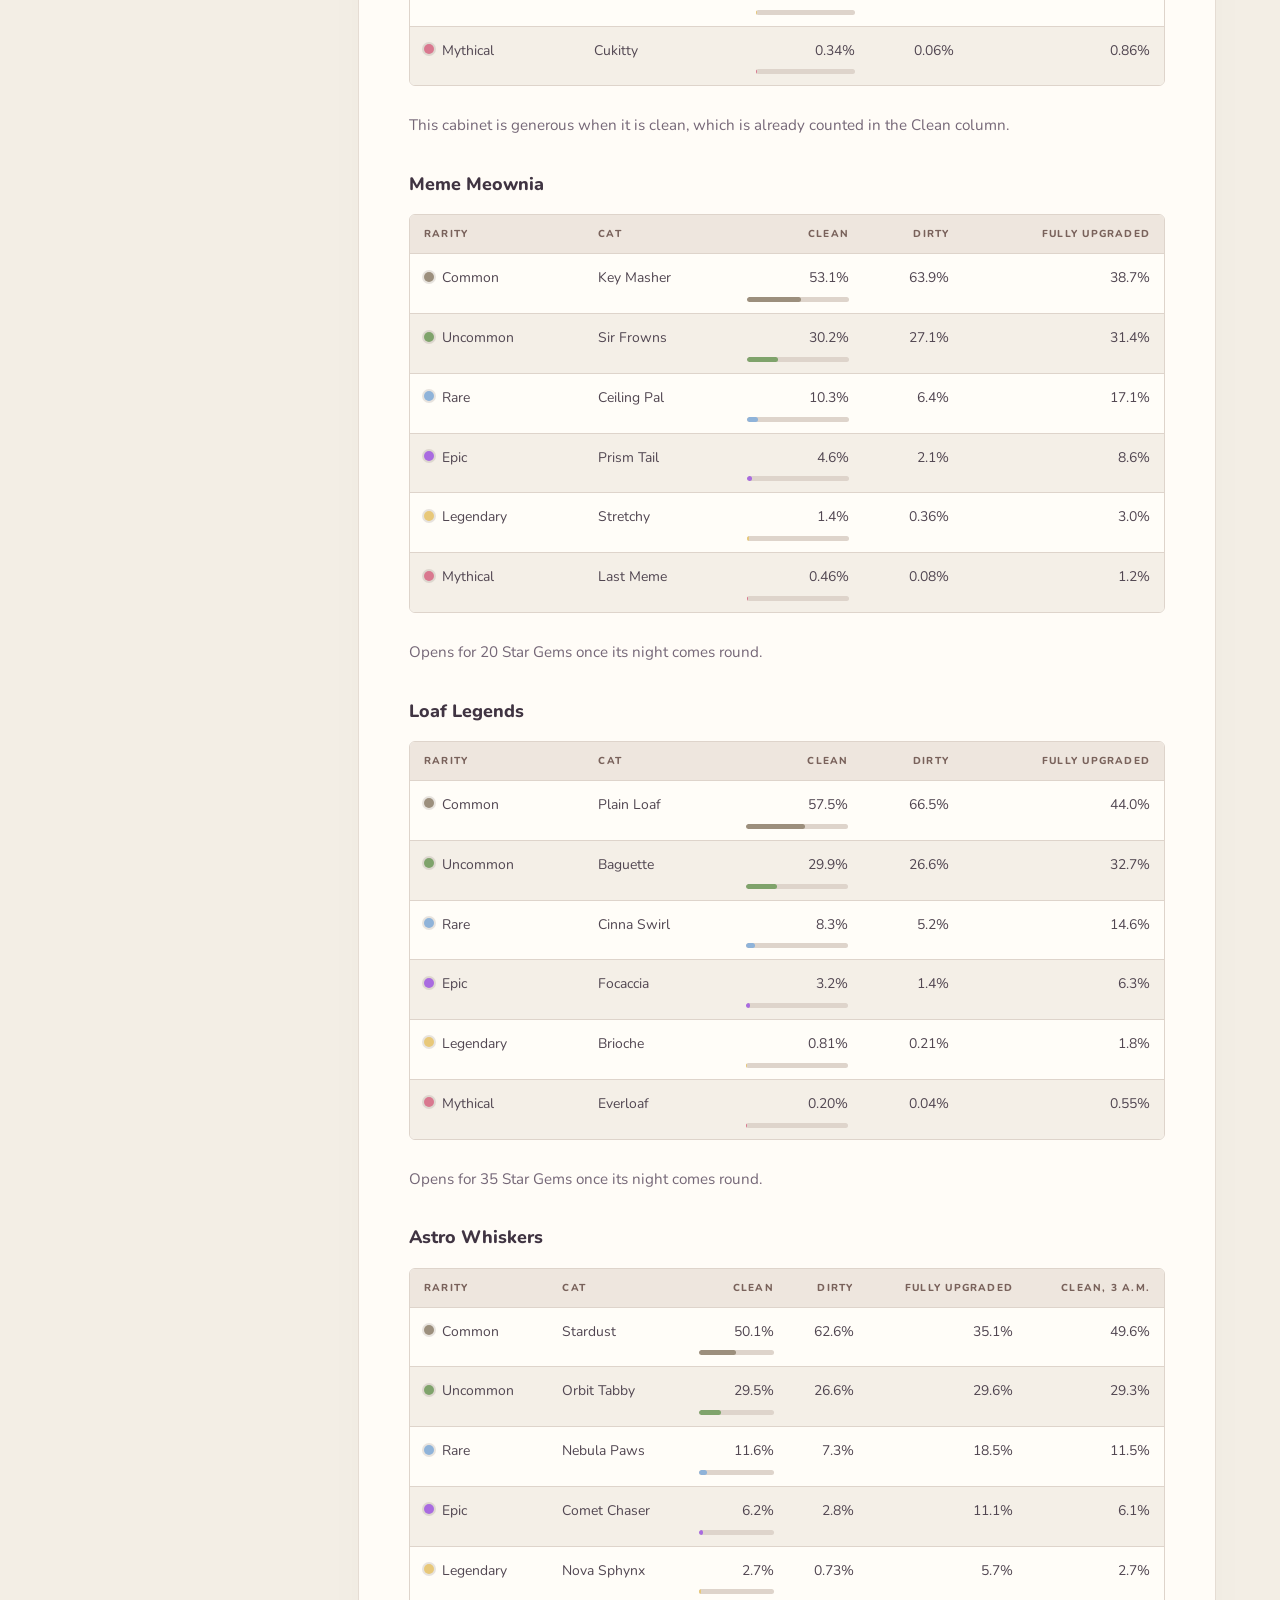
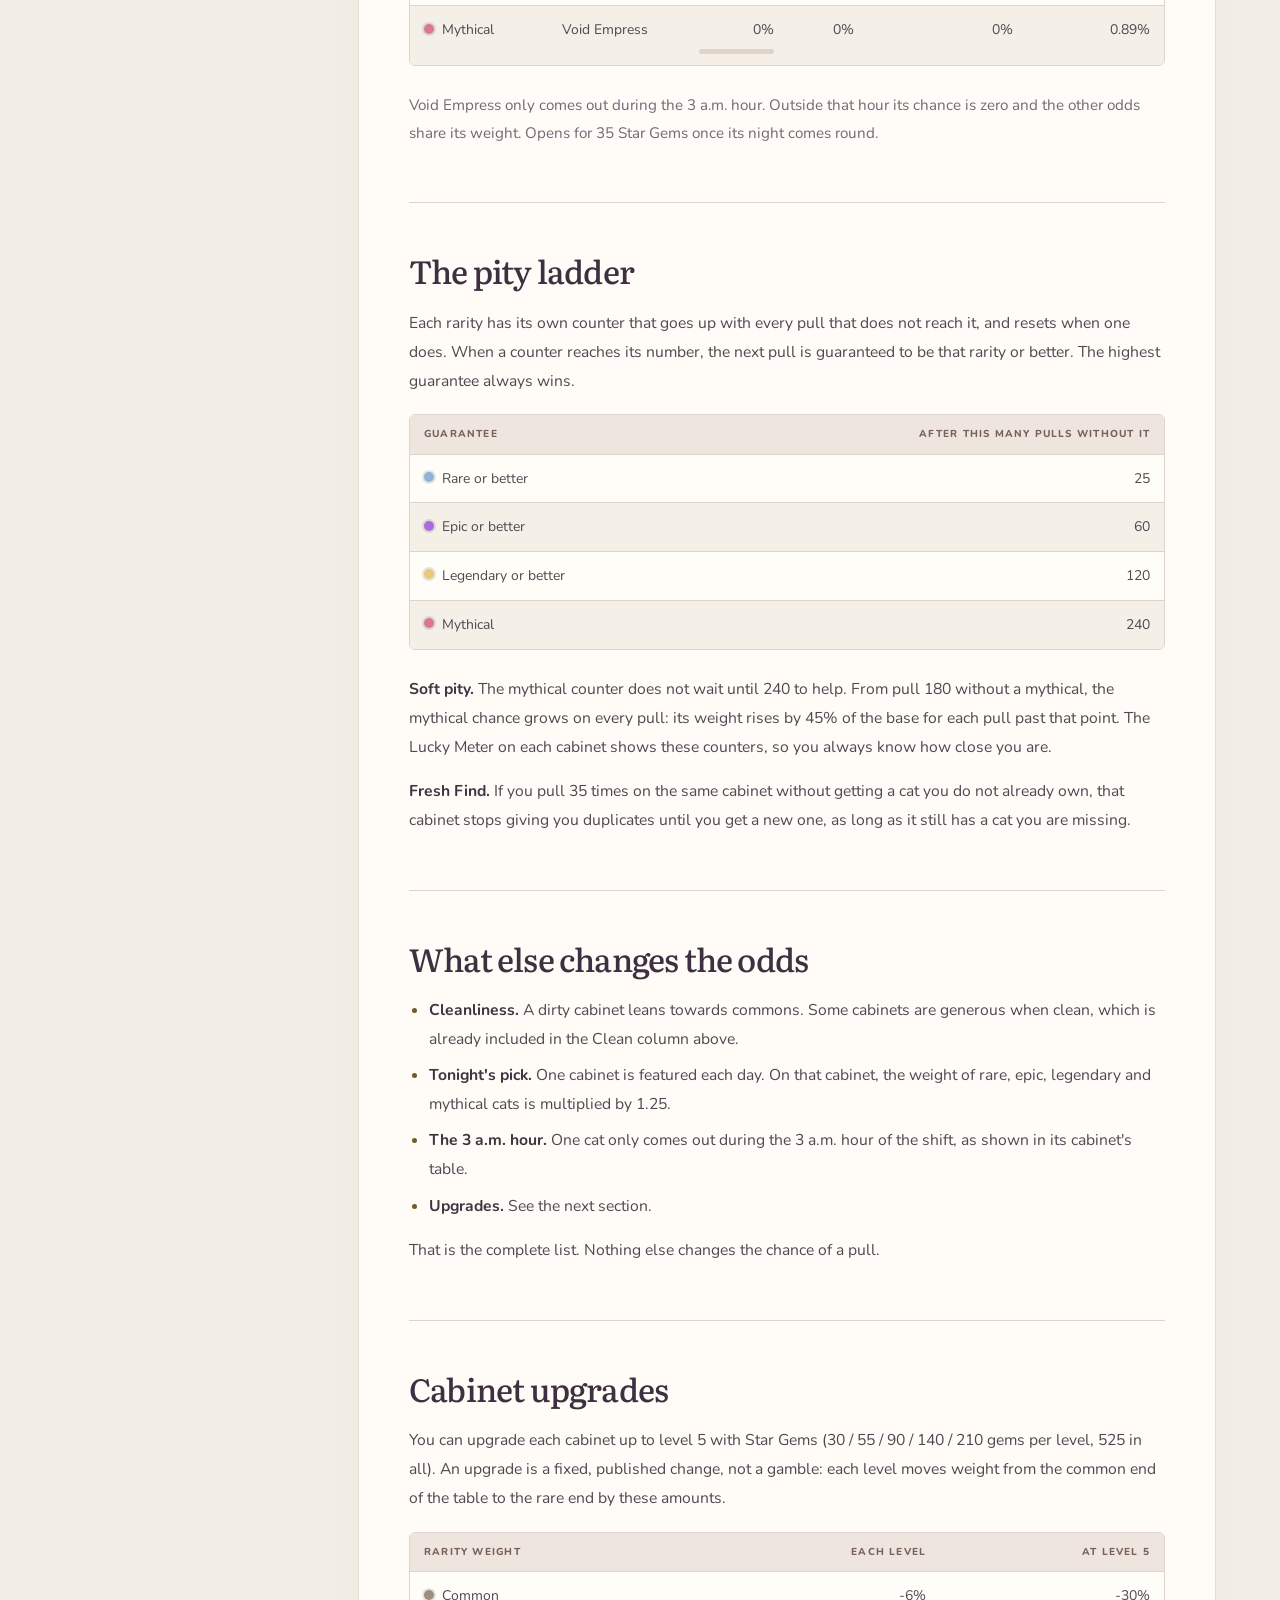
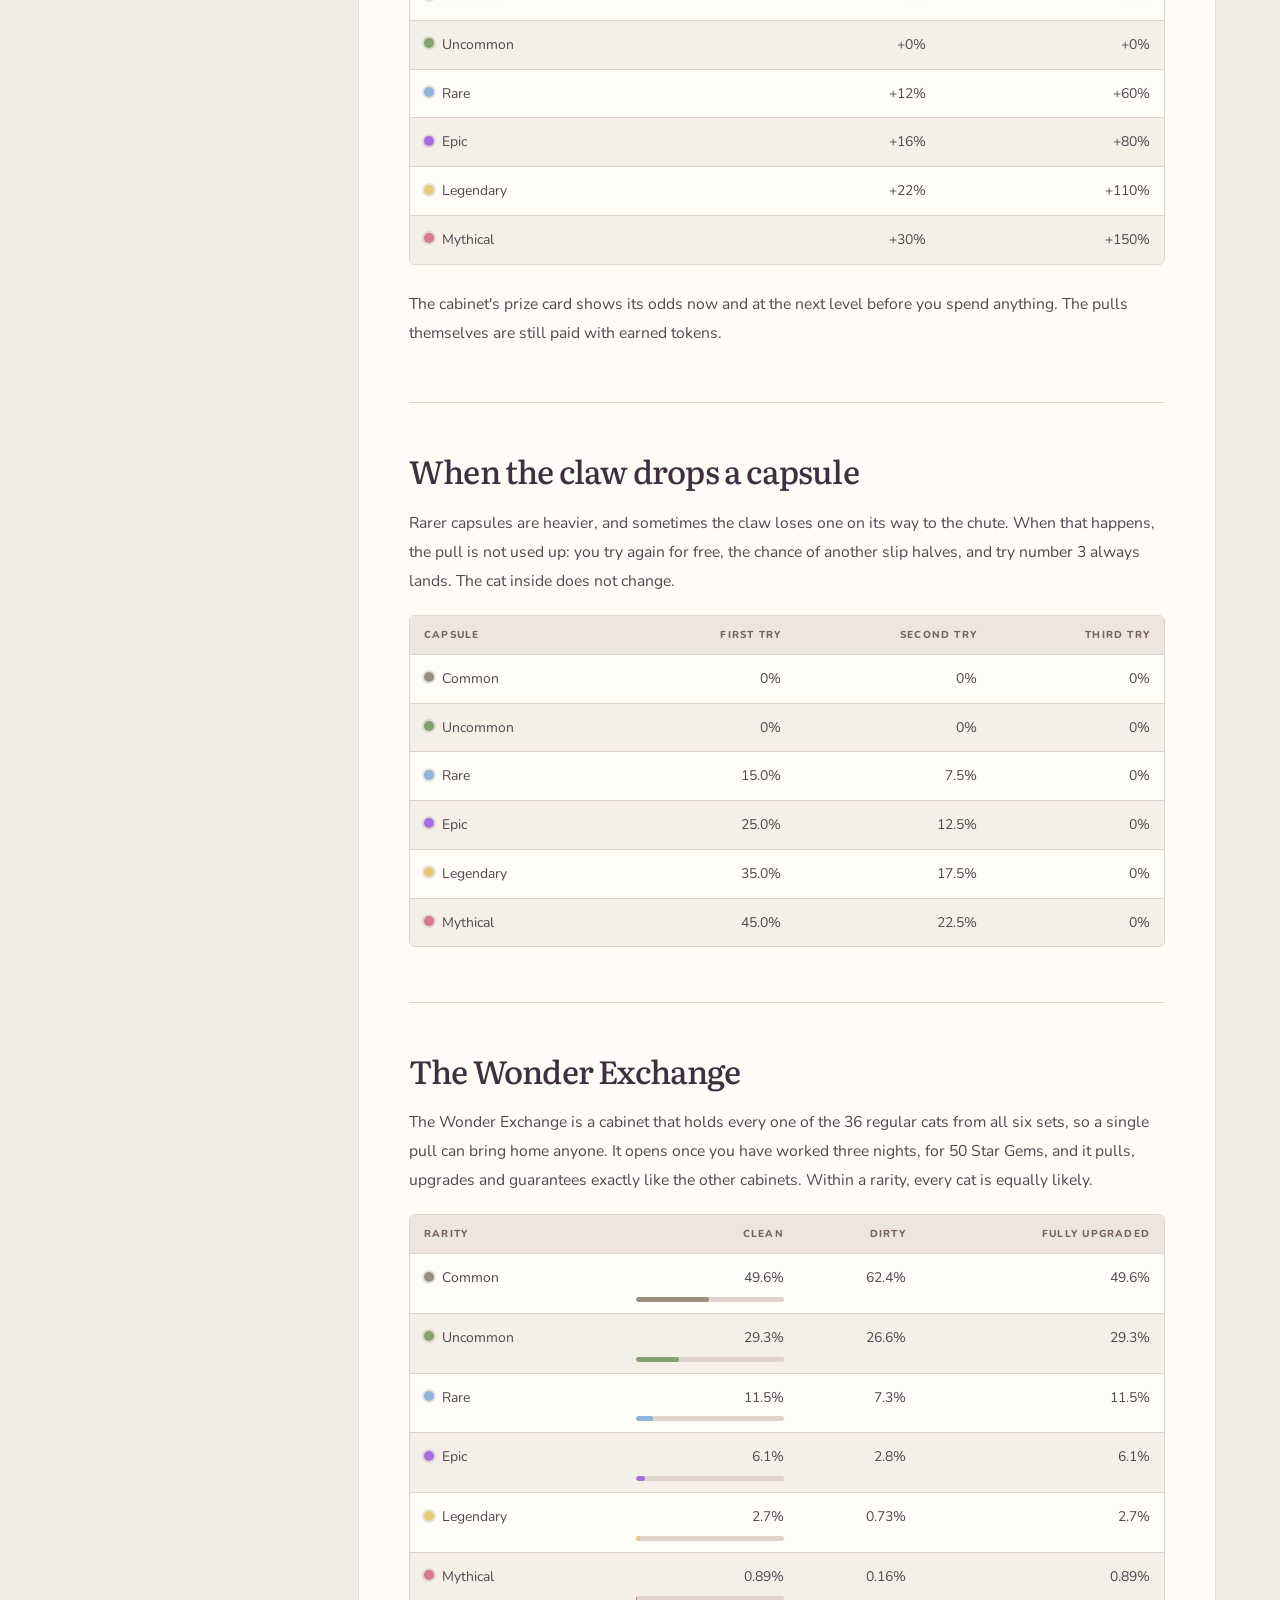
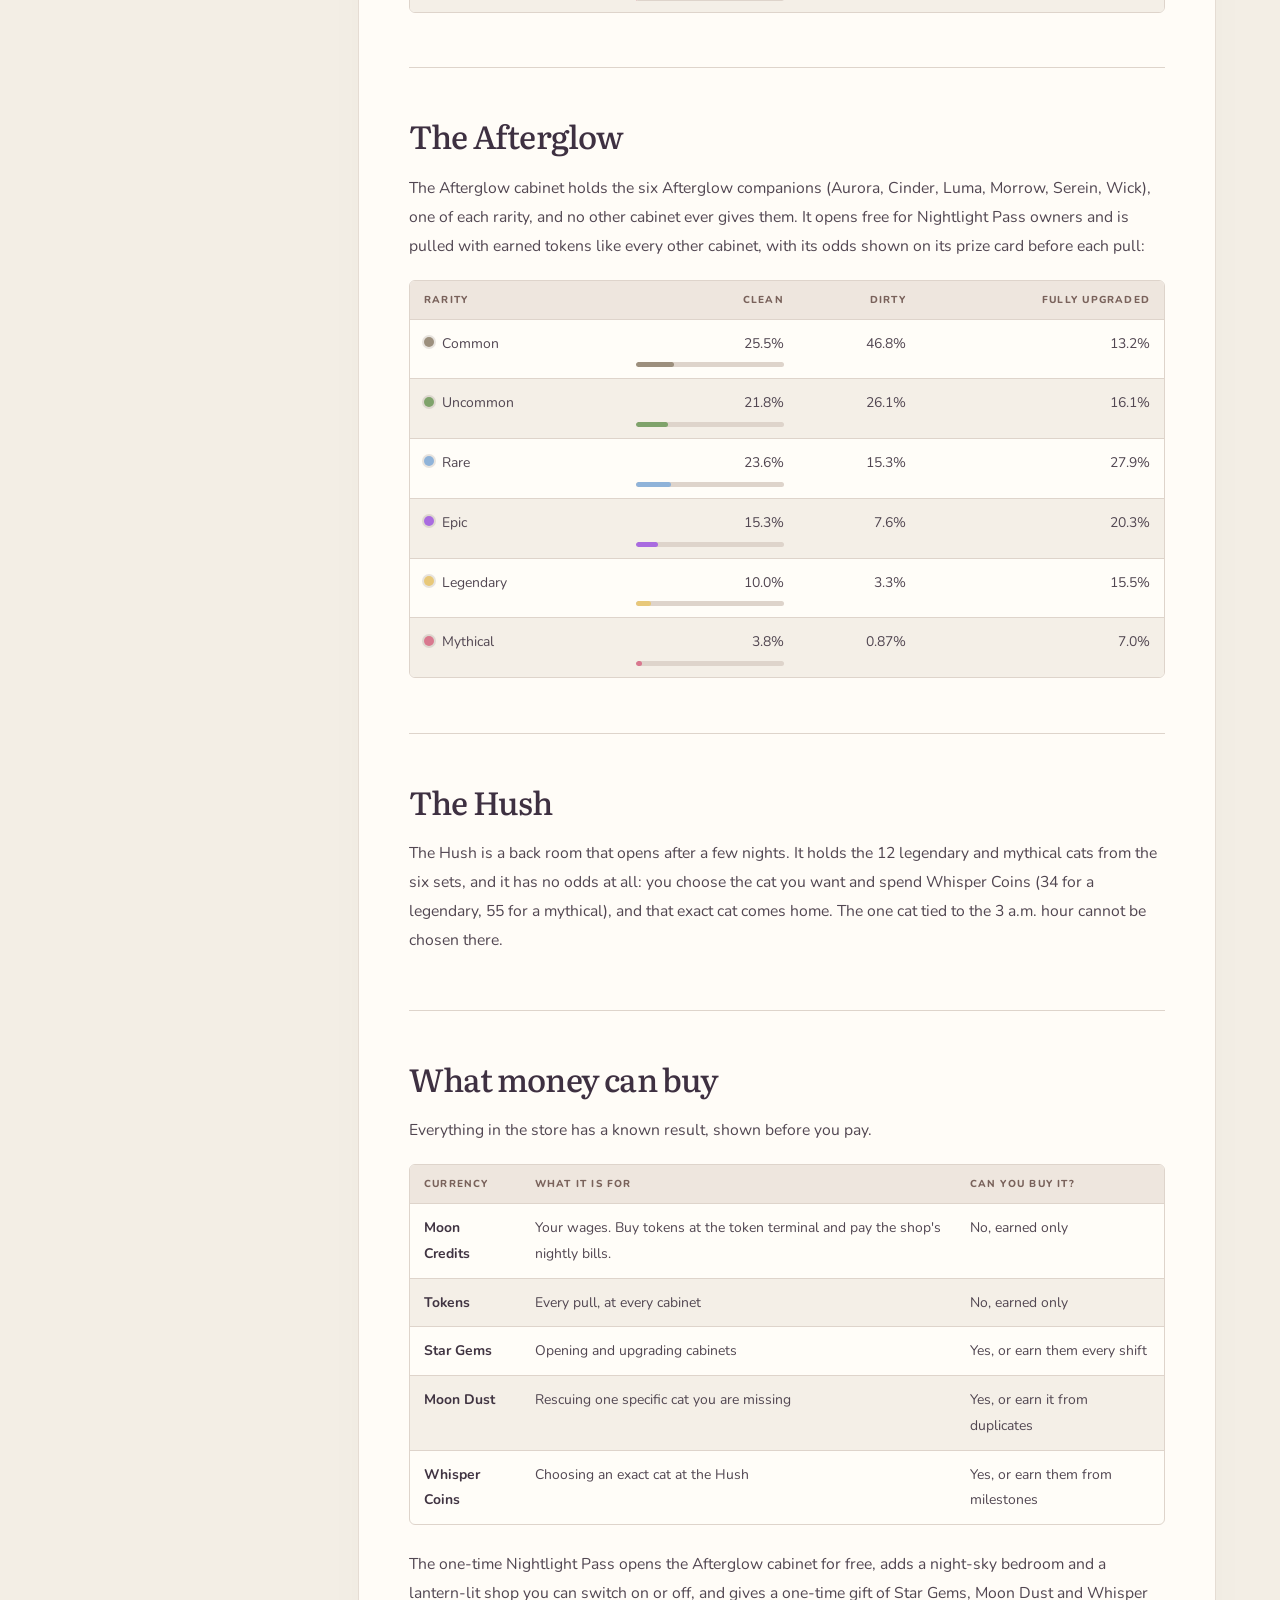
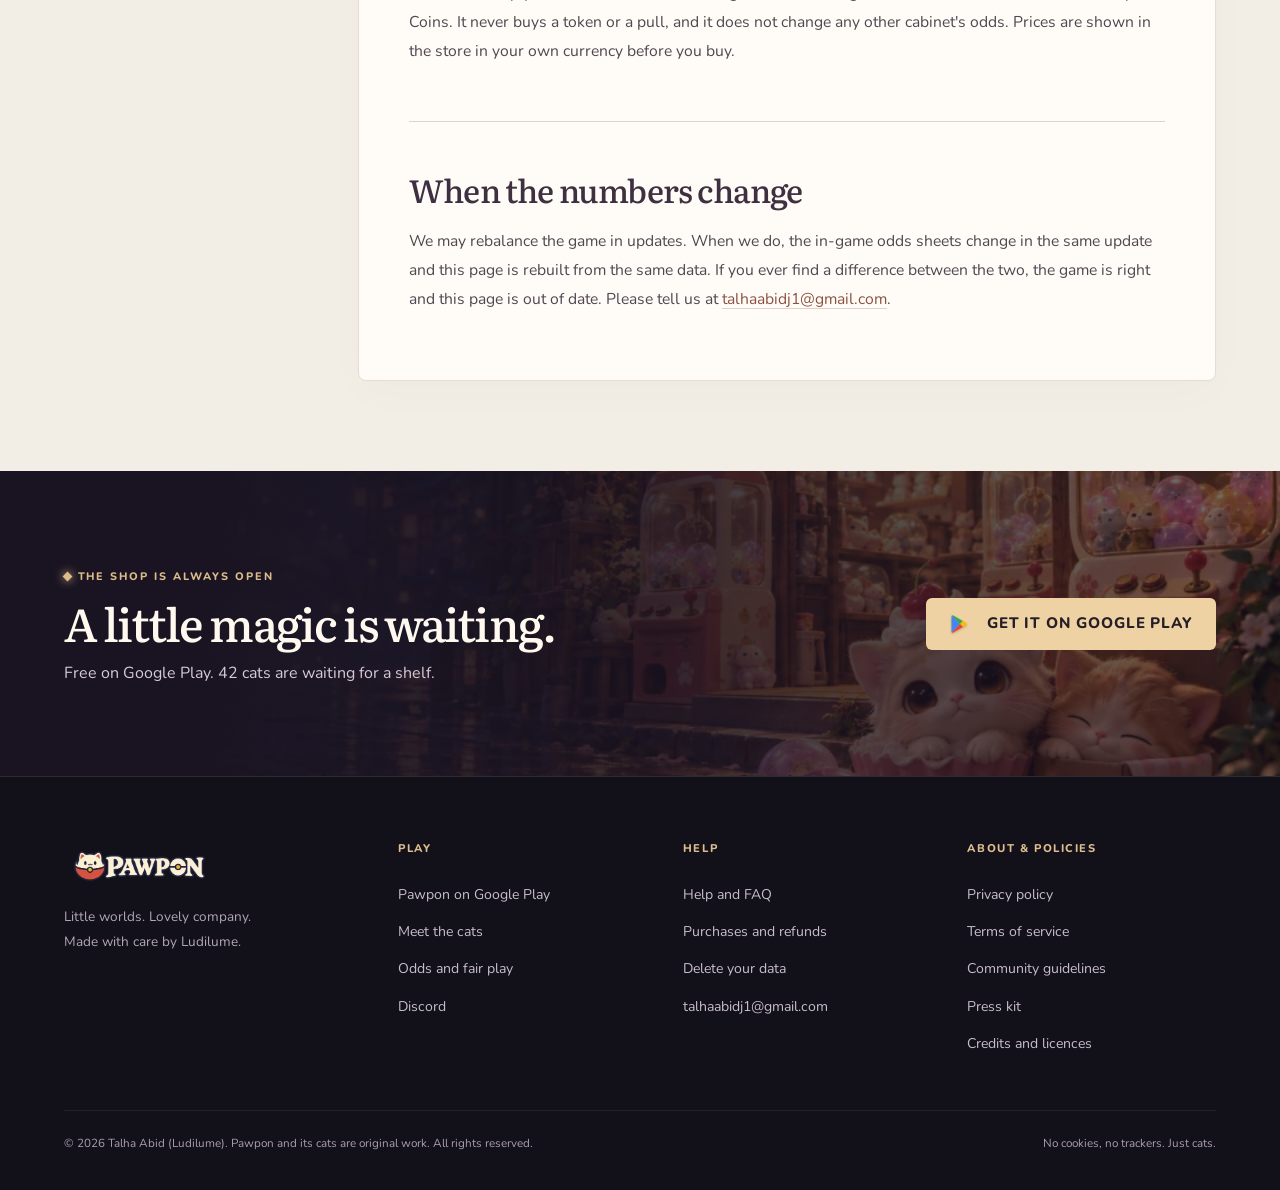
<file: odds/index.html>
<!doctype html>
<html lang="en">
<head>
<meta charset="utf-8">
<meta name="viewport" content="width=device-width, initial-scale=1, viewport-fit=cover">
<title>Odds and fair play · Pawpon</title>
<meta name="description" content="Pawpon&#x27;s published drop rates for every capsule cabinet, the pity guarantees at 25, 60, 120 and 240 pulls, upgrade effects, and what the store sells.">
<link rel="canonical" href="https://pawpon.pages.dev/odds/">
<meta name="theme-color" content="#120e16">
<meta name="color-scheme" content="light dark">
<meta name="author" content="Talha Abid">
<meta name="application-name" content="Pawpon">
<meta name="apple-mobile-web-app-title" content="Pawpon">
<meta property="og:type" content="article">
<meta property="og:site_name" content="Pawpon">
<meta property="og:locale" content="en_US">
<meta property="og:title" content="Odds and fair play">
<meta property="og:description" content="Pawpon&#x27;s published drop rates for every capsule cabinet, the pity guarantees at 25, 60, 120 and 240 pulls, upgrade effects, and what the store sells.">
<meta property="og:url" content="https://pawpon.pages.dev/odds/">
<meta property="og:image" content="https://pawpon.pages.dev/assets/img/campaign/lantern-row-claw-social.jpg">
<meta property="og:image:width" content="1672">
<meta property="og:image:height" content="941">
<meta property="og:image:alt" content="Cats and rounded joystick-operated claw machines outside a lantern-lit Pawpon shop">
<meta name="twitter:card" content="summary_large_image">
<meta name="twitter:title" content="Odds and fair play">
<meta name="twitter:description" content="Pawpon&#x27;s published drop rates for every capsule cabinet, the pity guarantees at 25, 60, 120 and 240 pulls, upgrade effects, and what the store sells.">
<meta name="twitter:image" content="https://pawpon.pages.dev/assets/img/campaign/lantern-row-claw-social.jpg">
<link rel="icon" href="/favicon.ico?v=20261003b" sizes="48x48">
<link rel="icon" href="/favicon-32.png?v=20261003b" type="image/png" sizes="32x32">
<link rel="apple-touch-icon" href="/apple-touch-icon.png?v=20261003b">
<link rel="manifest" href="/site.webmanifest">
<link rel="preload" href="/assets/fonts/Literata-Variable.woff2" as="font" type="font/woff2" crossorigin>
<link rel="preload" href="/assets/fonts/Nunito-Variable.woff2" as="font" type="font/woff2" crossorigin>
<link rel="stylesheet" href="/assets/css/site.css?v=20261003b">
<link rel="stylesheet" href="/assets/css/landing.css?v=20261003b">
<link rel="stylesheet" href="/assets/css/pages.css?v=20261003b">
<script type="application/ld+json">{"@context":"https://schema.org","@graph":[{"@type":"WebSite","@id":"https://pawpon.pages.dev/#website","url":"https://pawpon.pages.dev/","name":"Pawpon","inLanguage":"en","publisher":{"@id":"https://pawpon.pages.dev/#studio"}},{"@type":"Organization","@id":"https://pawpon.pages.dev/#studio","name":"Ludilume Studios","alternateName":"Ludilume","description":"Independent game studio making cozy mobile games and apps.","url":"https://pawpon.pages.dev/","email":"talhaabidj1@gmail.com","logo":"https://pawpon.pages.dev/assets/img/icon-512.png","founder":{"@id":"https://pawpon.pages.dev/#developer"},"sameAs":["https://play.google.com/store/apps/developer?id=Ludilume","https://www.instagram.com/ludilumestudios/","https://www.youtube.com/@Kenomu","https://discord.gg/V4qutb4YAA"]},{"@type":"Person","@id":"https://pawpon.pages.dev/#developer","name":"Talha Abid","worksFor":{"@id":"https://pawpon.pages.dev/#studio"},"sameAs":["https://github.com/talhaabidj"]},{"@type":"WebPage","@id":"https://pawpon.pages.dev/odds/#webpage","url":"https://pawpon.pages.dev/odds/","name":"Odds and fair play","description":"Pawpon's published drop rates for every capsule cabinet, the pity guarantees at 25, 60, 120 and 240 pulls, upgrade effects, and what the store sells.","isPartOf":{"@id":"https://pawpon.pages.dev/#website"},"inLanguage":"en","dateModified":"2026-09-26","breadcrumb":{"@type":"BreadcrumbList","itemListElement":[{"@type":"ListItem","position":1,"name":"Pawpon","item":"https://pawpon.pages.dev/"},{"@type":"ListItem","position":2,"name":"Odds and fair play","item":"https://pawpon.pages.dev/odds/"}]}}]}</script>
</head>
<body class="page-odds page-document">
<a class="skip-link" href="#main">Skip to content</a>
<header class="site-header">
  <div class="wrap">
    <a class="brand" href="/" aria-label="Pawpon home">
      <img src="/assets/img/logo-440.webp" width="440" height="147" alt="Pawpon">
    </a>
    <button class="nav-toggle" type="button" aria-expanded="false" aria-controls="site-nav" aria-label="Menu"><span></span></button>
    <nav class="nav" id="site-nav" aria-label="Main">
      <a href="/#the-game">The game</a>
      <a href="/#the-cats">Cats</a>
      <a href="/support/">Help</a>
      <a href="/#try-a-turn">Try the claw</a>
      <a class="btn nav-play" href="https://play.google.com/store/apps/details?id=com.pawpon" rel="noopener"><svg class="play-logo" viewBox="0 0 24 24" aria-hidden="true"><path fill="#4285F4" d="M3.6 1.8 13.2 12 3.6 22.2a1.4 1.4 0 0 1-.6-1.2V3a1.4 1.4 0 0 1 .6-1.2z"/><path fill="#34A853" d="M3.6 1.8a1.5 1.5 0 0 1 1.5 0l11.6 6.7L13.2 12z"/><path fill="#FBBC04" d="m16.7 8.5 3.9 2.3a1.4 1.4 0 0 1 0 2.4l-3.9 2.3-3.5-3.5z"/><path fill="#EA4335" d="M13.2 12l3.5 3.5-11.6 6.7a1.5 1.5 0 0 1-1.5 0z"/></svg>Google Play</a>
    </nav>
  </div>
</header>
<main id="main">
<section class="guide-hero guide-art-lantern-row-claw" style="--art-pos: 96% 40%"><div class="guide-scene" aria-hidden="true"><picture><source media="(max-width: 700px)" srcset="/assets/img/campaign/lantern-row-claw-960.webp"><img src="/assets/img/campaign/lantern-row-claw.webp" width="1672" height="941" alt="" fetchpriority="high"></picture></div><div class="sky" data-stars="26" data-motes="9" aria-hidden="true"></div><div class="wrap guide-intro"><nav aria-label="Breadcrumb"><ol class="crumbs"><li><a href="/">Pawpon</a></li><li aria-current="page">Odds and fair play</li></ol></nav><p class="eyebrow">Fair by design</p><h1>Odds and fair play</h1><p class="lede">Know your chances. Every cabinet, every guarantee, every upgrade.</p><p class="meta">Figures are taken from the game's own data at the time this page was built · Updated 26 September 2026</p></div></section><div class="guide-content"><nav class="wrap guide-shortcuts" aria-label="Quick links"><a href="#cabinet-odds"><span>Before you pull</span><strong>Cabinet odds</strong><b aria-hidden="true">→</b></a><a href="#pity"><span>Every pull counts</span><strong>The pity ladder</strong><b aria-hidden="true">→</b></a><a href="#upgrades"><span>Know the difference</span><strong>Cabinet upgrades</strong><b aria-hidden="true">→</b></a></nav><div class="wrap doc-layout"><aside class="toc" aria-label="On this page"><figure class="guide-host"><div class="host-capsule" aria-hidden="true"><img src="/assets/img/cats/cosmic-stardust.webp" width="200" height="200" alt="" loading="lazy" decoding="async"></div><figcaption><span>Your host</span><strong>Stardust</strong><small>Astro Whiskers</small><em>Counts every pull. Hides nothing.</em></figcaption></figure><details><summary><h2>On this page</h2></summary><ol><li><a href="#how-a-pull-works">How a pull works</a></li><li><a href="#cabinet-odds">Odds for each cabinet</a></li><li><a href="#pity">The pity ladder</a></li><li><a href="#modifiers">What else changes the odds</a></li><li><a href="#upgrades">Cabinet upgrades</a></li><li><a href="#fumbles">When the claw drops a capsule</a></li><li><a href="#wonder-exchange">The Wonder Exchange</a></li><li><a href="#afterglow">The Afterglow</a></li><li><a href="#the-hush">The Hush</a></li><li><a href="#what-money-buys">What money can buy</a></li><li><a href="#changes">When the numbers change</a></li></ol></details><a class="toc-home" href="/">← Back to Lantern Row</a></aside><article class="paper" id="document"><div class="summary">
  <h2 id="the-rules-we-play-by" data-toc="no">The rules we play by</h2>
  <ul>
    <li><strong>Money never buys a pull.</strong> Every pull costs tokens. Tokens are bought only with Moon Credits, and Moon Credits are only ever earned. Star Gems, which are also sold, open and upgrade cabinets, and the new odds are published before you spend them.</li>
    <li><strong>You see the odds first.</strong> Every cabinet has an odds sheet, worked out for your situation right now, that you can read before you spend anything.</li>
    <li><strong>Every pull counts.</strong> You can never go more than 25 pulls in a row without a rare, 60 without an epic, 120 without a legendary or 240 without a mythical.</li>
    <li><strong>Everyone gets the same odds.</strong> Two players on the same cabinet, at the same upgrade level, cleanliness and pity, see exactly the same chances. The only purchase that affects odds is an upgrade, and its new odds are shown before you buy it.</li>
  </ul>
</div>

<h2 id="how-a-pull-works">How a pull works</h2>
<p>Each of the 6 capsule cabinets holds one set of six cats, one of each rarity: common, uncommon, rare, epic, legendary and mythical. When you play a cabinet, the game first picks a rarity using that cabinet's odds, and the cat of that rarity comes out. So the chance of a rarity on a cabinet is also the chance of that exact cat. Two cabinets are different: the Wonder Exchange holds every regular cat, and the Afterglow holds the Pass's six; both are covered below.</p>
<p>The in-game odds sheet is always the final word, because it includes your pity progress and anything else in effect that night. This page shows the starting point.</p>

<h2 id="cabinet-odds">Odds for each cabinet</h2>
<p><strong>Clean</strong> is a freshly cleaned cabinet with no upgrades and no pity built up, which is how every cabinet starts. <strong>Dirty</strong> is the same cabinet after its glass has been left grimy; a quick clean puts it right. <strong>Fully upgraded</strong> is a clean cabinet at upgrade level 5.</p>
<section class="odds-machine" aria-labelledby="odds-kitty-cakes"><h3 id="odds-kitty-cakes">Kitty Cakes</h3><div class="table-wrap"><table><caption class="visually-hidden">Odds for Kitty Cakes</caption><thead><tr><th scope="col">Rarity</th><th scope="col">Cat</th><th scope="col" class="num">Clean</th><th scope="col" class="num">Dirty</th><th scope="col" class="num">Fully upgraded</th></tr></thead><tbody><tr><td><span class="rdot r-common"></span>Common</td><td>Cupcake Cat</td><td class="num">53.2%<span class="rbar r-common"><i style="width:53.18%"></i></span></td><td class="num">64.9%</td><td class="num">38.7%</td></tr><tr><td><span class="rdot r-uncommon"></span>Uncommon</td><td>Tart Tabby</td><td class="num">29.4%<span class="rbar r-uncommon"><i style="width:29.42%"></i></span></td><td class="num">27.2%</td><td class="num">30.6%</td></tr><tr><td><span class="rdot r-rare"></span>Rare</td><td>Flaky Maine</td><td class="num">11.8%<span class="rbar r-rare"><i style="width:11.77%"></i></span></td><td class="num">5.9%</td><td class="num">19.6%</td></tr><tr><td><span class="rdot r-epic"></span>Epic</td><td>Chiffon Puff</td><td class="num">4.3%<span class="rbar r-epic"><i style="width:4.34%"></i></span></td><td class="num">1.7%</td><td class="num">8.1%</td></tr><tr><td><span class="rdot r-legendary"></span>Legendary</td><td>Velvet Doll</td><td class="num">1.0%<span class="rbar r-legendary"><i style="width:1.05%"></i></span></td><td class="num">0.26%</td><td class="num">2.3%</td></tr><tr><td><span class="rdot r-mythical"></span>Mythical</td><td>Halo Cake</td><td class="num">0.25%<span class="rbar r-mythical"><i style="width:0.80%"></i></span></td><td class="num">0.04%</td><td class="num">0.65%</td></tr></tbody></table></div><p class="muted-paper">This cabinet is generous when it is clean, which is already counted in the Clean column.</p></section>
<section class="odds-machine" aria-labelledby="odds-if-i-fits-i-sits"><h3 id="odds-if-i-fits-i-sits">If I Fits, I Sits</h3><div class="table-wrap"><table><caption class="visually-hidden">Odds for If I Fits, I Sits</caption><thead><tr><th scope="col">Rarity</th><th scope="col">Cat</th><th scope="col" class="num">Clean</th><th scope="col" class="num">Dirty</th><th scope="col" class="num">Fully upgraded</th></tr></thead><tbody><tr><td><span class="rdot r-common"></span>Common</td><td>Box Bun</td><td class="num">53.5%<span class="rbar r-common"><i style="width:53.49%"></i></span></td><td class="num">63.8%</td><td class="num">39.4%</td></tr><tr><td><span class="rdot r-uncommon"></span>Uncommon</td><td>Basket Bun</td><td class="num">30.9%<span class="rbar r-uncommon"><i style="width:30.91%"></i></span></td><td class="num">27.7%</td><td class="num">32.5%</td></tr><tr><td><span class="rdot r-rare"></span>Rare</td><td>Pot Puss</td><td class="num">10.1%<span class="rbar r-rare"><i style="width:10.10%"></i></span></td><td class="num">6.3%</td><td class="num">17.0%</td></tr><tr><td><span class="rdot r-epic"></span>Epic</td><td>Bowl Bean</td><td class="num">4.0%<span class="rbar r-epic"><i style="width:4.04%"></i></span></td><td class="num">1.8%</td><td class="num">7.7%</td></tr><tr><td><span class="rdot r-legendary"></span>Legendary</td><td>Kettle Kit</td><td class="num">1.1%<span class="rbar r-legendary"><i style="width:1.12%"></i></span></td><td class="num">0.30%</td><td class="num">2.5%</td></tr><tr><td><span class="rdot r-mythical"></span>Mythical</td><td>Quantum Kit</td><td class="num">0.33%<span class="rbar r-mythical"><i style="width:0.80%"></i></span></td><td class="num">0.06%</td><td class="num">0.88%</td></tr></tbody></table></div></section>
<section class="odds-machine" aria-labelledby="odds-cats-vs-cucumbers"><h3 id="odds-cats-vs-cucumbers">Cats vs Cucumbers</h3><div class="table-wrap"><table><caption class="visually-hidden">Odds for Cats vs Cucumbers</caption><thead><tr><th scope="col">Rarity</th><th scope="col">Cat</th><th scope="col" class="num">Clean</th><th scope="col" class="num">Dirty</th><th scope="col" class="num">Fully upgraded</th></tr></thead><tbody><tr><td><span class="rdot r-common"></span>Common</td><td>Cuke Fright</td><td class="num">52.6%<span class="rbar r-common"><i style="width:52.59%"></i></span></td><td class="num">64.9%</td><td class="num">37.8%</td></tr><tr><td><span class="rdot r-uncommon"></span>Uncommon</td><td>Cuke Chomp</td><td class="num">28.6%<span class="rbar r-uncommon"><i style="width:28.58%"></i></span></td><td class="num">26.6%</td><td class="num">29.4%</td></tr><tr><td><span class="rdot r-rare"></span>Rare</td><td>Cuke Buddy</td><td class="num">12.6%<span class="rbar r-rare"><i style="width:12.63%"></i></span></td><td class="num">6.3%</td><td class="num">20.8%</td></tr><tr><td><span class="rdot r-epic"></span>Epic</td><td>Cuke Spa Cat</td><td class="num">4.7%<span class="rbar r-epic"><i style="width:4.66%"></i></span></td><td class="num">1.8%</td><td class="num">8.6%</td></tr><tr><td><span class="rdot r-legendary"></span>Legendary</td><td>Cuke Rider</td><td class="num">1.2%<span class="rbar r-legendary"><i style="width:1.19%"></i></span></td><td class="num">0.30%</td><td class="num">2.6%</td></tr><tr><td><span class="rdot r-mythical"></span>Mythical</td><td>Cukitty</td><td class="num">0.34%<span class="rbar r-mythical"><i style="width:0.80%"></i></span></td><td class="num">0.06%</td><td class="num">0.86%</td></tr></tbody></table></div><p class="muted-paper">This cabinet is generous when it is clean, which is already counted in the Clean column.</p></section>
<section class="odds-machine" aria-labelledby="odds-meme-meownia"><h3 id="odds-meme-meownia">Meme Meownia</h3><div class="table-wrap"><table><caption class="visually-hidden">Odds for Meme Meownia</caption><thead><tr><th scope="col">Rarity</th><th scope="col">Cat</th><th scope="col" class="num">Clean</th><th scope="col" class="num">Dirty</th><th scope="col" class="num">Fully upgraded</th></tr></thead><tbody><tr><td><span class="rdot r-common"></span>Common</td><td>Key Masher</td><td class="num">53.1%<span class="rbar r-common"><i style="width:53.14%"></i></span></td><td class="num">63.9%</td><td class="num">38.7%</td></tr><tr><td><span class="rdot r-uncommon"></span>Uncommon</td><td>Sir Frowns</td><td class="num">30.2%<span class="rbar r-uncommon"><i style="width:30.19%"></i></span></td><td class="num">27.1%</td><td class="num">31.4%</td></tr><tr><td><span class="rdot r-rare"></span>Rare</td><td>Ceiling Pal</td><td class="num">10.3%<span class="rbar r-rare"><i style="width:10.27%"></i></span></td><td class="num">6.4%</td><td class="num">17.1%</td></tr><tr><td><span class="rdot r-epic"></span>Epic</td><td>Prism Tail</td><td class="num">4.6%<span class="rbar r-epic"><i style="width:4.59%"></i></span></td><td class="num">2.1%</td><td class="num">8.6%</td></tr><tr><td><span class="rdot r-legendary"></span>Legendary</td><td>Stretchy</td><td class="num">1.4%<span class="rbar r-legendary"><i style="width:1.35%"></i></span></td><td class="num">0.36%</td><td class="num">3.0%</td></tr><tr><td><span class="rdot r-mythical"></span>Mythical</td><td>Last Meme</td><td class="num">0.46%<span class="rbar r-mythical"><i style="width:0.80%"></i></span></td><td class="num">0.08%</td><td class="num">1.2%</td></tr></tbody></table></div><p class="muted-paper">Opens for 20 Star Gems once its night comes round.</p></section>
<section class="odds-machine" aria-labelledby="odds-loaf-legends"><h3 id="odds-loaf-legends">Loaf Legends</h3><div class="table-wrap"><table><caption class="visually-hidden">Odds for Loaf Legends</caption><thead><tr><th scope="col">Rarity</th><th scope="col">Cat</th><th scope="col" class="num">Clean</th><th scope="col" class="num">Dirty</th><th scope="col" class="num">Fully upgraded</th></tr></thead><tbody><tr><td><span class="rdot r-common"></span>Common</td><td>Plain Loaf</td><td class="num">57.5%<span class="rbar r-common"><i style="width:57.52%"></i></span></td><td class="num">66.5%</td><td class="num">44.0%</td></tr><tr><td><span class="rdot r-uncommon"></span>Uncommon</td><td>Baguette</td><td class="num">29.9%<span class="rbar r-uncommon"><i style="width:29.91%"></i></span></td><td class="num">26.6%</td><td class="num">32.7%</td></tr><tr><td><span class="rdot r-rare"></span>Rare</td><td>Cinna Swirl</td><td class="num">8.3%<span class="rbar r-rare"><i style="width:8.34%"></i></span></td><td class="num">5.2%</td><td class="num">14.6%</td></tr><tr><td><span class="rdot r-epic"></span>Epic</td><td>Focaccia</td><td class="num">3.2%<span class="rbar r-epic"><i style="width:3.22%"></i></span></td><td class="num">1.4%</td><td class="num">6.3%</td></tr><tr><td><span class="rdot r-legendary"></span>Legendary</td><td>Brioche</td><td class="num">0.81%<span class="rbar r-legendary"><i style="width:0.81%"></i></span></td><td class="num">0.21%</td><td class="num">1.8%</td></tr><tr><td><span class="rdot r-mythical"></span>Mythical</td><td>Everloaf</td><td class="num">0.20%<span class="rbar r-mythical"><i style="width:0.80%"></i></span></td><td class="num">0.04%</td><td class="num">0.55%</td></tr></tbody></table></div><p class="muted-paper">Opens for 35 Star Gems once its night comes round.</p></section>
<section class="odds-machine" aria-labelledby="odds-astro-whiskers"><h3 id="odds-astro-whiskers">Astro Whiskers</h3><div class="table-wrap"><table><caption class="visually-hidden">Odds for Astro Whiskers</caption><thead><tr><th scope="col">Rarity</th><th scope="col">Cat</th><th scope="col" class="num">Clean</th><th scope="col" class="num">Dirty</th><th scope="col" class="num">Fully upgraded</th><th scope="col" class="num">Clean, 3 a.m.</th></tr></thead><tbody><tr><td><span class="rdot r-common"></span>Common</td><td>Stardust</td><td class="num">50.1%<span class="rbar r-common"><i style="width:50.06%"></i></span></td><td class="num">62.6%</td><td class="num">35.1%</td><td class="num">49.6%</td></tr><tr><td><span class="rdot r-uncommon"></span>Uncommon</td><td>Orbit Tabby</td><td class="num">29.5%<span class="rbar r-uncommon"><i style="width:29.53%"></i></span></td><td class="num">26.6%</td><td class="num">29.6%</td><td class="num">29.3%</td></tr><tr><td><span class="rdot r-rare"></span>Rare</td><td>Nebula Paws</td><td class="num">11.6%<span class="rbar r-rare"><i style="width:11.55%"></i></span></td><td class="num">7.3%</td><td class="num">18.5%</td><td class="num">11.5%</td></tr><tr><td><span class="rdot r-epic"></span>Epic</td><td>Comet Chaser</td><td class="num">6.2%<span class="rbar r-epic"><i style="width:6.16%"></i></span></td><td class="num">2.8%</td><td class="num">11.1%</td><td class="num">6.1%</td></tr><tr><td><span class="rdot r-legendary"></span>Legendary</td><td>Nova Sphynx</td><td class="num">2.7%<span class="rbar r-legendary"><i style="width:2.70%"></i></span></td><td class="num">0.73%</td><td class="num">5.7%</td><td class="num">2.7%</td></tr><tr><td><span class="rdot r-mythical"></span>Mythical</td><td>Void Empress</td><td class="num">0%<span class="rbar r-mythical"><i style="width:0.00%"></i></span></td><td class="num">0%</td><td class="num">0%</td><td class="num">0.89%</td></tr></tbody></table></div><p class="muted-paper">Void Empress only comes out during the 3 a.m. hour. Outside that hour its chance is zero and the other odds share its weight. Opens for 35 Star Gems once its night comes round.</p></section>

<h2 id="pity">The pity ladder</h2>
<p>Each rarity has its own counter that goes up with every pull that does not reach it, and resets when one does. When a counter reaches its number, the next pull is guaranteed to be that rarity or better. The highest guarantee always wins.</p>
<div class="table-wrap">
  <table>
    <thead><tr><th scope="col">Guarantee</th><th scope="col" class="num">After this many pulls without it</th></tr></thead>
    <tbody>
      <tr><td><span class="rdot r-rare"></span>Rare or better</td><td class="num">25</td></tr>
      <tr><td><span class="rdot r-epic"></span>Epic or better</td><td class="num">60</td></tr>
      <tr><td><span class="rdot r-legendary"></span>Legendary or better</td><td class="num">120</td></tr>
      <tr><td><span class="rdot r-mythical"></span>Mythical</td><td class="num">240</td></tr>
    </tbody>
  </table>
</div>
<p><strong>Soft pity.</strong> The mythical counter does not wait until 240 to help. From pull 180 without a mythical, the mythical chance grows on every pull: its weight rises by 45% of the base for each pull past that point. The Lucky Meter on each cabinet shows these counters, so you always know how close you are.</p>
<p><strong>Fresh Find.</strong> If you pull 35 times on the same cabinet without getting a cat you do not already own, that cabinet stops giving you duplicates until you get a new one, as long as it still has a cat you are missing.</p>

<h2 id="modifiers">What else changes the odds</h2>
<ul>
  <li><strong>Cleanliness.</strong> A dirty cabinet leans towards commons. Some cabinets are generous when clean, which is already included in the Clean column above.</li>
  <li><strong>Tonight's pick.</strong> One cabinet is featured each day. On that cabinet, the weight of rare, epic, legendary and mythical cats is multiplied by 1.25.</li>
  <li><strong>The 3 a.m. hour.</strong> One cat only comes out during the 3 a.m. hour of the shift, as shown in its cabinet's table.</li>
  <li><strong>Upgrades.</strong> See the next section.</li>
</ul>
<p>That is the complete list. Nothing else changes the chance of a pull.</p>

<h2 id="upgrades">Cabinet upgrades</h2>
<p>You can upgrade each cabinet up to level 5 with Star Gems (30 / 55 / 90 / 140 / 210 gems per level, 525 in all). An upgrade is a fixed, published change, not a gamble: each level moves weight from the common end of the table to the rare end by these amounts.</p>
<div class="table-wrap"><table><thead><tr><th scope="col">Rarity weight</th><th scope="col" class="num">Each level</th><th scope="col" class="num">At level 5</th></tr></thead><tbody><tr><td><span class="rdot r-common"></span>Common</td><td class="num">-6%</td><td class="num">-30%</td></tr><tr><td><span class="rdot r-uncommon"></span>Uncommon</td><td class="num">+0%</td><td class="num">+0%</td></tr><tr><td><span class="rdot r-rare"></span>Rare</td><td class="num">+12%</td><td class="num">+60%</td></tr><tr><td><span class="rdot r-epic"></span>Epic</td><td class="num">+16%</td><td class="num">+80%</td></tr><tr><td><span class="rdot r-legendary"></span>Legendary</td><td class="num">+22%</td><td class="num">+110%</td></tr><tr><td><span class="rdot r-mythical"></span>Mythical</td><td class="num">+30%</td><td class="num">+150%</td></tr></tbody></table></div>
<p>The cabinet's prize card shows its odds now and at the next level before you spend anything. The pulls themselves are still paid with earned tokens.</p>

<h2 id="fumbles">When the claw drops a capsule</h2>
<p>Rarer capsules are heavier, and sometimes the claw loses one on its way to the chute. When that happens, the pull is not used up: you try again for free, the chance of another slip halves, and try number 3 always lands. The cat inside does not change.</p>
<div class="table-wrap"><table><thead><tr><th scope="col">Capsule</th><th scope="col" class="num">First try</th><th scope="col" class="num">Second try</th><th scope="col" class="num">Third try</th></tr></thead><tbody><tr><td><span class="rdot r-common"></span>Common</td><td class="num">0%</td><td class="num">0%</td><td class="num">0%</td></tr><tr><td><span class="rdot r-uncommon"></span>Uncommon</td><td class="num">0%</td><td class="num">0%</td><td class="num">0%</td></tr><tr><td><span class="rdot r-rare"></span>Rare</td><td class="num">15.0%</td><td class="num">7.5%</td><td class="num">0%</td></tr><tr><td><span class="rdot r-epic"></span>Epic</td><td class="num">25.0%</td><td class="num">12.5%</td><td class="num">0%</td></tr><tr><td><span class="rdot r-legendary"></span>Legendary</td><td class="num">35.0%</td><td class="num">17.5%</td><td class="num">0%</td></tr><tr><td><span class="rdot r-mythical"></span>Mythical</td><td class="num">45.0%</td><td class="num">22.5%</td><td class="num">0%</td></tr></tbody></table></div>

<h2 id="wonder-exchange">The Wonder Exchange</h2>
<p>The Wonder Exchange is a cabinet that holds every one of the 36 regular cats from all six sets, so a single pull can bring home anyone. It opens once you have worked three nights, for 50 Star Gems, and it pulls, upgrades and guarantees exactly like the other cabinets. Within a rarity, every cat is equally likely.</p>
<div class="table-wrap"><table><caption class="visually-hidden">Odds for Wonder Exchange</caption><thead><tr><th scope="col">Rarity</th><th scope="col" class="num">Clean</th><th scope="col" class="num">Dirty</th><th scope="col" class="num">Fully upgraded</th></tr></thead><tbody><tr><td><span class="rdot r-common"></span>Common</td><td class="num">49.6%<span class="rbar r-common"><i style="width:49.62%"></i></span></td><td class="num">62.4%</td><td class="num">49.6%</td></tr><tr><td><span class="rdot r-uncommon"></span>Uncommon</td><td class="num">29.3%<span class="rbar r-uncommon"><i style="width:29.26%"></i></span></td><td class="num">26.6%</td><td class="num">29.3%</td></tr><tr><td><span class="rdot r-rare"></span>Rare</td><td class="num">11.5%<span class="rbar r-rare"><i style="width:11.45%"></i></span></td><td class="num">7.3%</td><td class="num">11.5%</td></tr><tr><td><span class="rdot r-epic"></span>Epic</td><td class="num">6.1%<span class="rbar r-epic"><i style="width:6.11%"></i></span></td><td class="num">2.8%</td><td class="num">6.1%</td></tr><tr><td><span class="rdot r-legendary"></span>Legendary</td><td class="num">2.7%<span class="rbar r-legendary"><i style="width:2.67%"></i></span></td><td class="num">0.73%</td><td class="num">2.7%</td></tr><tr><td><span class="rdot r-mythical"></span>Mythical</td><td class="num">0.89%<span class="rbar r-mythical"><i style="width:0.89%"></i></span></td><td class="num">0.16%</td><td class="num">0.89%</td></tr></tbody></table></div>

<h2 id="afterglow">The Afterglow</h2>
<p>The Afterglow cabinet holds the six Afterglow companions (Aurora, Cinder, Luma, Morrow, Serein, Wick), one of each rarity, and no other cabinet ever gives them. It opens free for Nightlight Pass owners and is pulled with earned tokens like every other cabinet, with its odds shown on its prize card before each pull:</p>
<div class="table-wrap"><table><caption class="visually-hidden">Odds for The Afterglow</caption><thead><tr><th scope="col">Rarity</th><th scope="col" class="num">Clean</th><th scope="col" class="num">Dirty</th><th scope="col" class="num">Fully upgraded</th></tr></thead><tbody><tr><td><span class="rdot r-common"></span>Common</td><td class="num">25.5%<span class="rbar r-common"><i style="width:25.45%"></i></span></td><td class="num">46.8%</td><td class="num">13.2%</td></tr><tr><td><span class="rdot r-uncommon"></span>Uncommon</td><td class="num">21.8%<span class="rbar r-uncommon"><i style="width:21.82%"></i></span></td><td class="num">26.1%</td><td class="num">16.1%</td></tr><tr><td><span class="rdot r-rare"></span>Rare</td><td class="num">23.6%<span class="rbar r-rare"><i style="width:23.64%"></i></span></td><td class="num">15.3%</td><td class="num">27.9%</td></tr><tr><td><span class="rdot r-epic"></span>Epic</td><td class="num">15.3%<span class="rbar r-epic"><i style="width:15.27%"></i></span></td><td class="num">7.6%</td><td class="num">20.3%</td></tr><tr><td><span class="rdot r-legendary"></span>Legendary</td><td class="num">10.0%<span class="rbar r-legendary"><i style="width:10.00%"></i></span></td><td class="num">3.3%</td><td class="num">15.5%</td></tr><tr><td><span class="rdot r-mythical"></span>Mythical</td><td class="num">3.8%<span class="rbar r-mythical"><i style="width:3.82%"></i></span></td><td class="num">0.87%</td><td class="num">7.0%</td></tr></tbody></table></div>

<h2 id="the-hush">The Hush</h2>
<p>The Hush is a back room that opens after a few nights. It holds the 12 legendary and mythical cats from the six sets, and it has no odds at all: you choose the cat you want and spend Whisper Coins (34 for a legendary, 55 for a mythical), and that exact cat comes home. The one cat tied to the 3 a.m. hour cannot be chosen there.</p>

<h2 id="what-money-buys">What money can buy</h2>
<p>Everything in the store has a known result, shown before you pay.</p>
<div class="table-wrap">
  <table>
    <thead><tr><th scope="col">Currency</th><th scope="col">What it is for</th><th scope="col">Can you buy it?</th></tr></thead>
    <tbody>
      <tr><td><strong>Moon Credits</strong></td><td>Your wages. Buy tokens at the token terminal and pay the shop's nightly bills.</td><td>No, earned only</td></tr>
      <tr><td><strong>Tokens</strong></td><td>Every pull, at every cabinet</td><td>No, earned only</td></tr>
      <tr><td><strong>Star Gems</strong></td><td>Opening and upgrading cabinets</td><td>Yes, or earn them every shift</td></tr>
      <tr><td><strong>Moon Dust</strong></td><td>Rescuing one specific cat you are missing</td><td>Yes, or earn it from duplicates</td></tr>
      <tr><td><strong>Whisper Coins</strong></td><td>Choosing an exact cat at the Hush</td><td>Yes, or earn them from milestones</td></tr>
    </tbody>
  </table>
</div>
<p>The one-time Nightlight Pass opens the Afterglow cabinet for free, adds a night-sky bedroom and a lantern-lit shop you can switch on or off, and gives a one-time gift of Star Gems, Moon Dust and Whisper Coins. It never buys a token or a pull, and it does not change any other cabinet's odds. Prices are shown in the store in your own currency before you buy.</p>

<h2 id="changes">When the numbers change</h2>
<p>We may rebalance the game in updates. When we do, the in-game odds sheets change in the same update and this page is rebuilt from the same data. If you ever find a difference between the two, the game is right and this page is out of date. Please tell us at <a href="mailto:talhaabidj1@gmail.com">talhaabidj1@gmail.com</a>.</p>
</article></div></div><section class="guide-outro"><div class="guide-outro-art" aria-hidden="true"><img src="/assets/img/campaign/lantern-row-claw-960.webp" width="960" height="541" alt="" loading="lazy"></div><div class="wrap"><div><p class="eyebrow">The shop is always open</p><h2>A little magic is waiting.</h2><p>Free on Google Play. 42 cats are waiting for a shelf.</p></div><a class="btn" href="https://play.google.com/store/apps/details?id=com.pawpon" rel="noopener"><svg class="play-logo" viewBox="0 0 24 24" aria-hidden="true"><path fill="#4285F4" d="M3.6 1.8 13.2 12 3.6 22.2a1.4 1.4 0 0 1-.6-1.2V3a1.4 1.4 0 0 1 .6-1.2z"/><path fill="#34A853" d="M3.6 1.8a1.5 1.5 0 0 1 1.5 0l11.6 6.7L13.2 12z"/><path fill="#FBBC04" d="m16.7 8.5 3.9 2.3a1.4 1.4 0 0 1 0 2.4l-3.9 2.3-3.5-3.5z"/><path fill="#EA4335" d="M13.2 12l3.5 3.5-11.6 6.7a1.5 1.5 0 0 1-1.5 0z"/></svg>Get it on Google Play</a></div></section>
</main>
<footer class="site-footer">
  <div class="wrap">
    <div class="footer-grid">
      <div class="footer-brand">
        <img src="/assets/img/logo-440.webp" width="440" height="147" alt="Pawpon" loading="lazy">
        <p>Little worlds. Lovely company.<br>Made with care by Ludilume.</p>
      </div>
      <div>
        <h2>Play</h2>
        <ul>
          <li><a href="https://play.google.com/store/apps/details?id=com.pawpon" rel="noopener">Pawpon on Google Play</a></li>
          <li><a href="/#the-cats">Meet the cats</a></li>
          <li><a href="/odds/">Odds and fair play</a></li>
          <li><a href="https://discord.gg/V4qutb4YAA" rel="noopener">Discord</a></li>
        </ul>
      </div>
      <div>
        <h2>Help</h2>
        <ul>
          <li><a href="/support/">Help and FAQ</a></li>
          <li><a href="/support/#purchases">Purchases and refunds</a></li>
          <li><a href="/delete-data/">Delete your data</a></li>
          <li><a href="mailto:talhaabidj1@gmail.com">talhaabidj1@gmail.com</a></li>
        </ul>
      </div>
      <div>
        <h2>About &amp; policies</h2>
        <ul>
          <li><a href="/privacy/">Privacy policy</a></li>
          <li><a href="/terms/">Terms of service</a></li>
          <li><a href="/community/">Community guidelines</a></li>
          <li><a href="/press/">Press kit</a></li>
          <li><a href="/credits/">Credits and licences</a></li>
        </ul>
      </div>
    </div>
    <div class="footer-base">
      <p>&copy; 2026 Talha Abid (Ludilume). Pawpon and its cats are original work. All rights reserved.</p>
      <p>No cookies, no trackers. Just cats.</p>
    </div>
  </div>
</footer>
<script src="/assets/js/site.js?v=20261003b" defer></script>

</body>
</html>
</file>
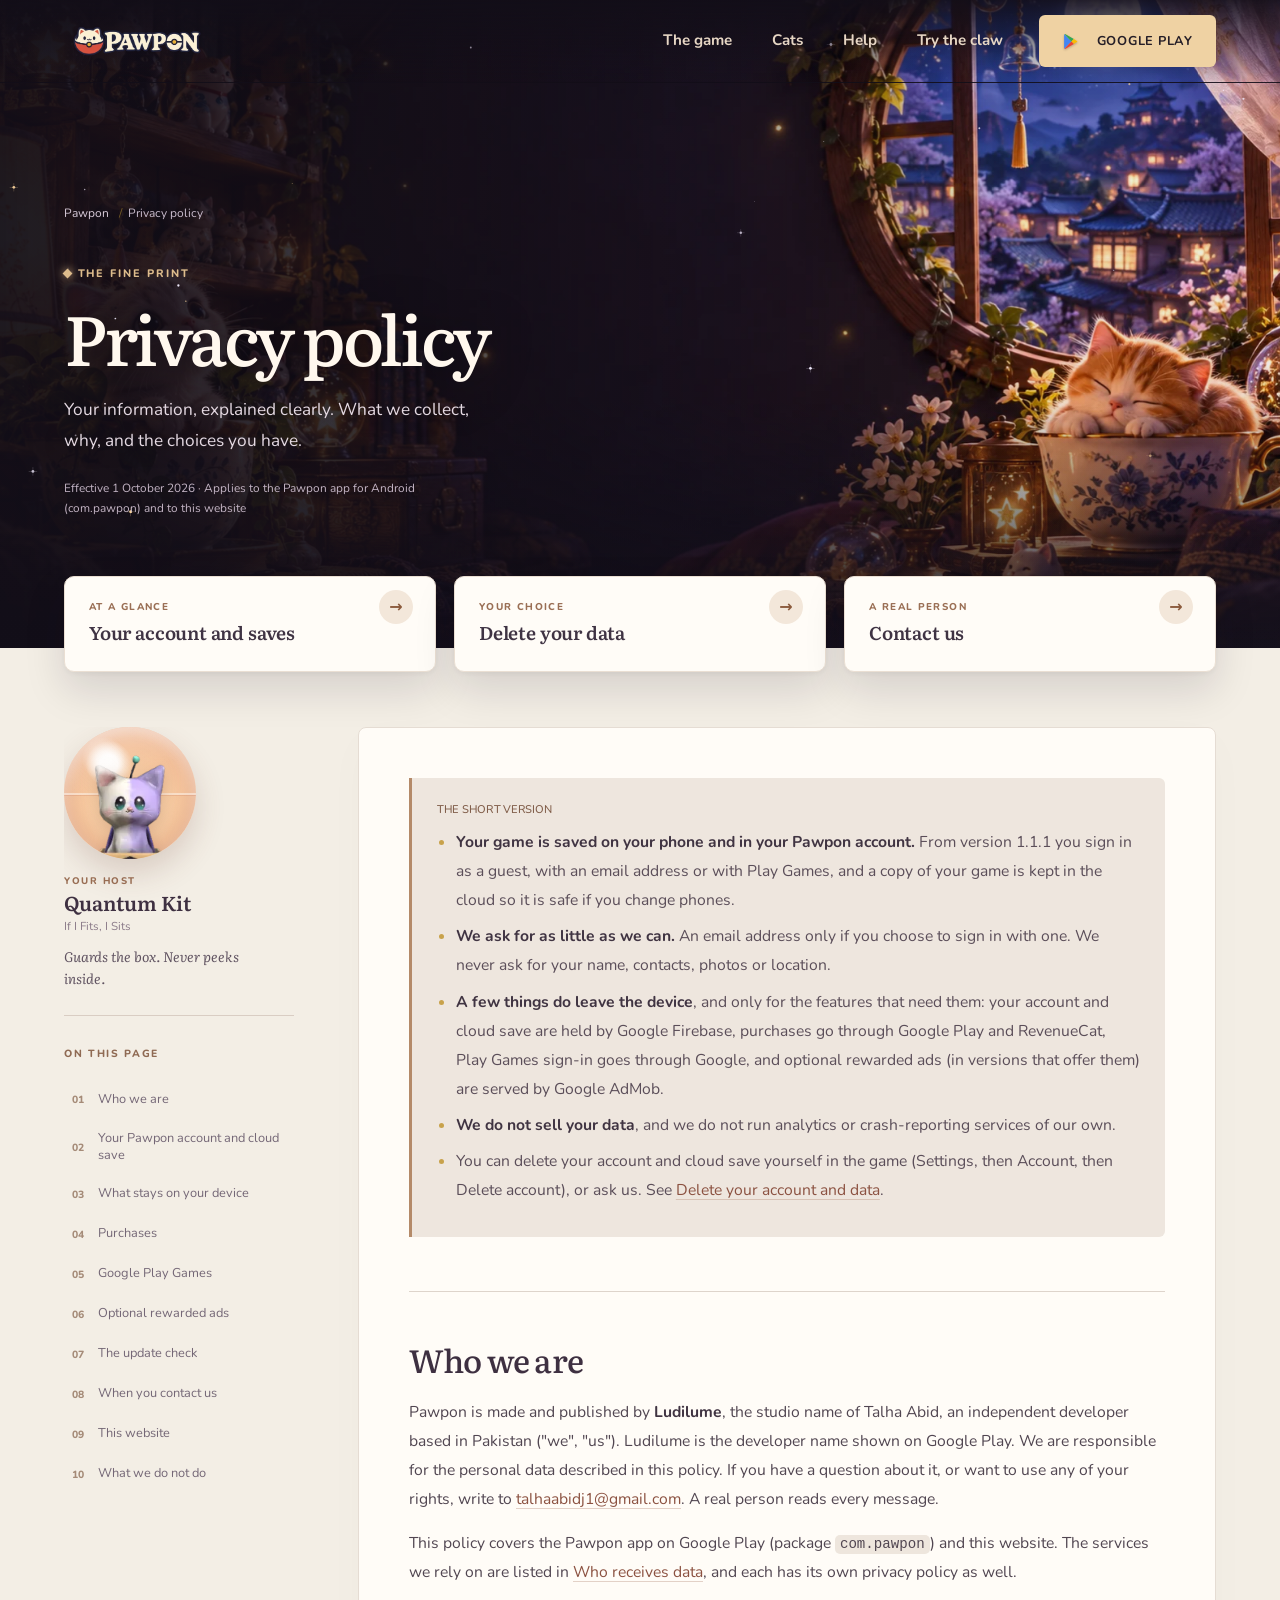
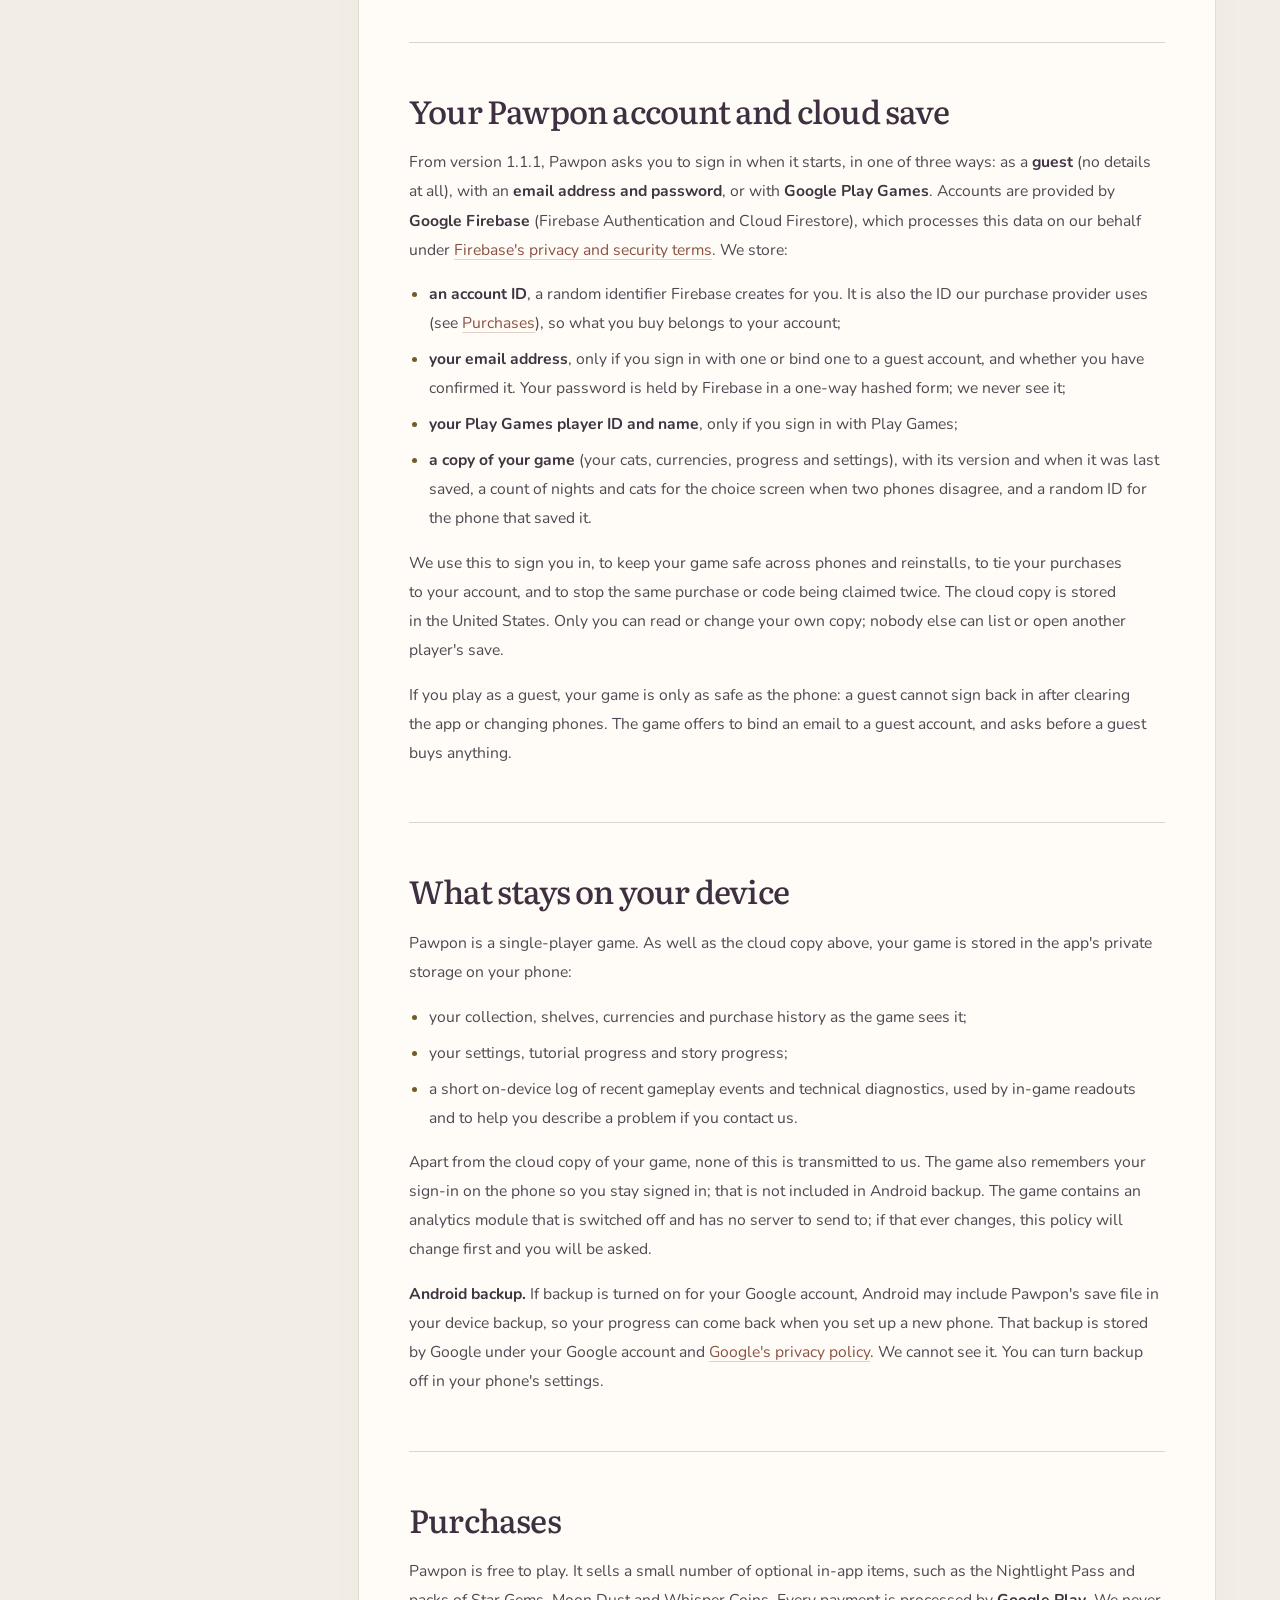
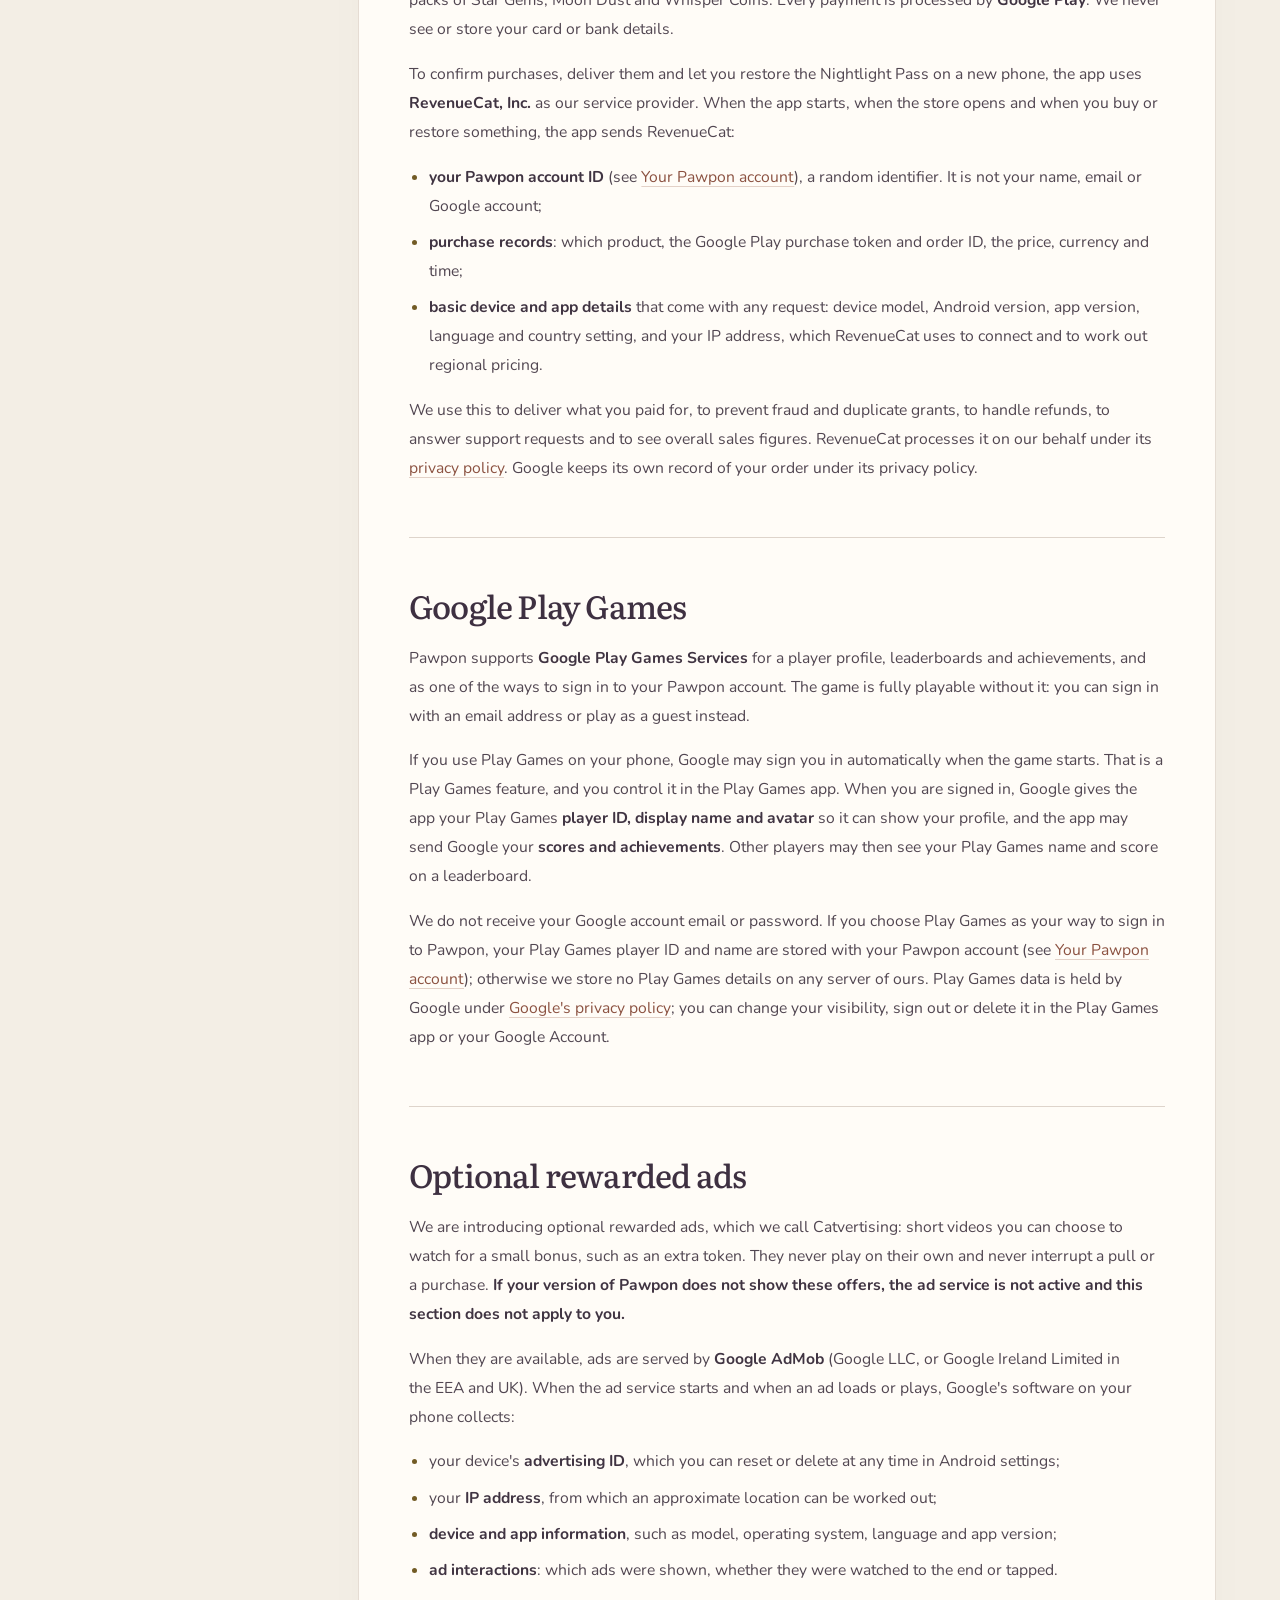
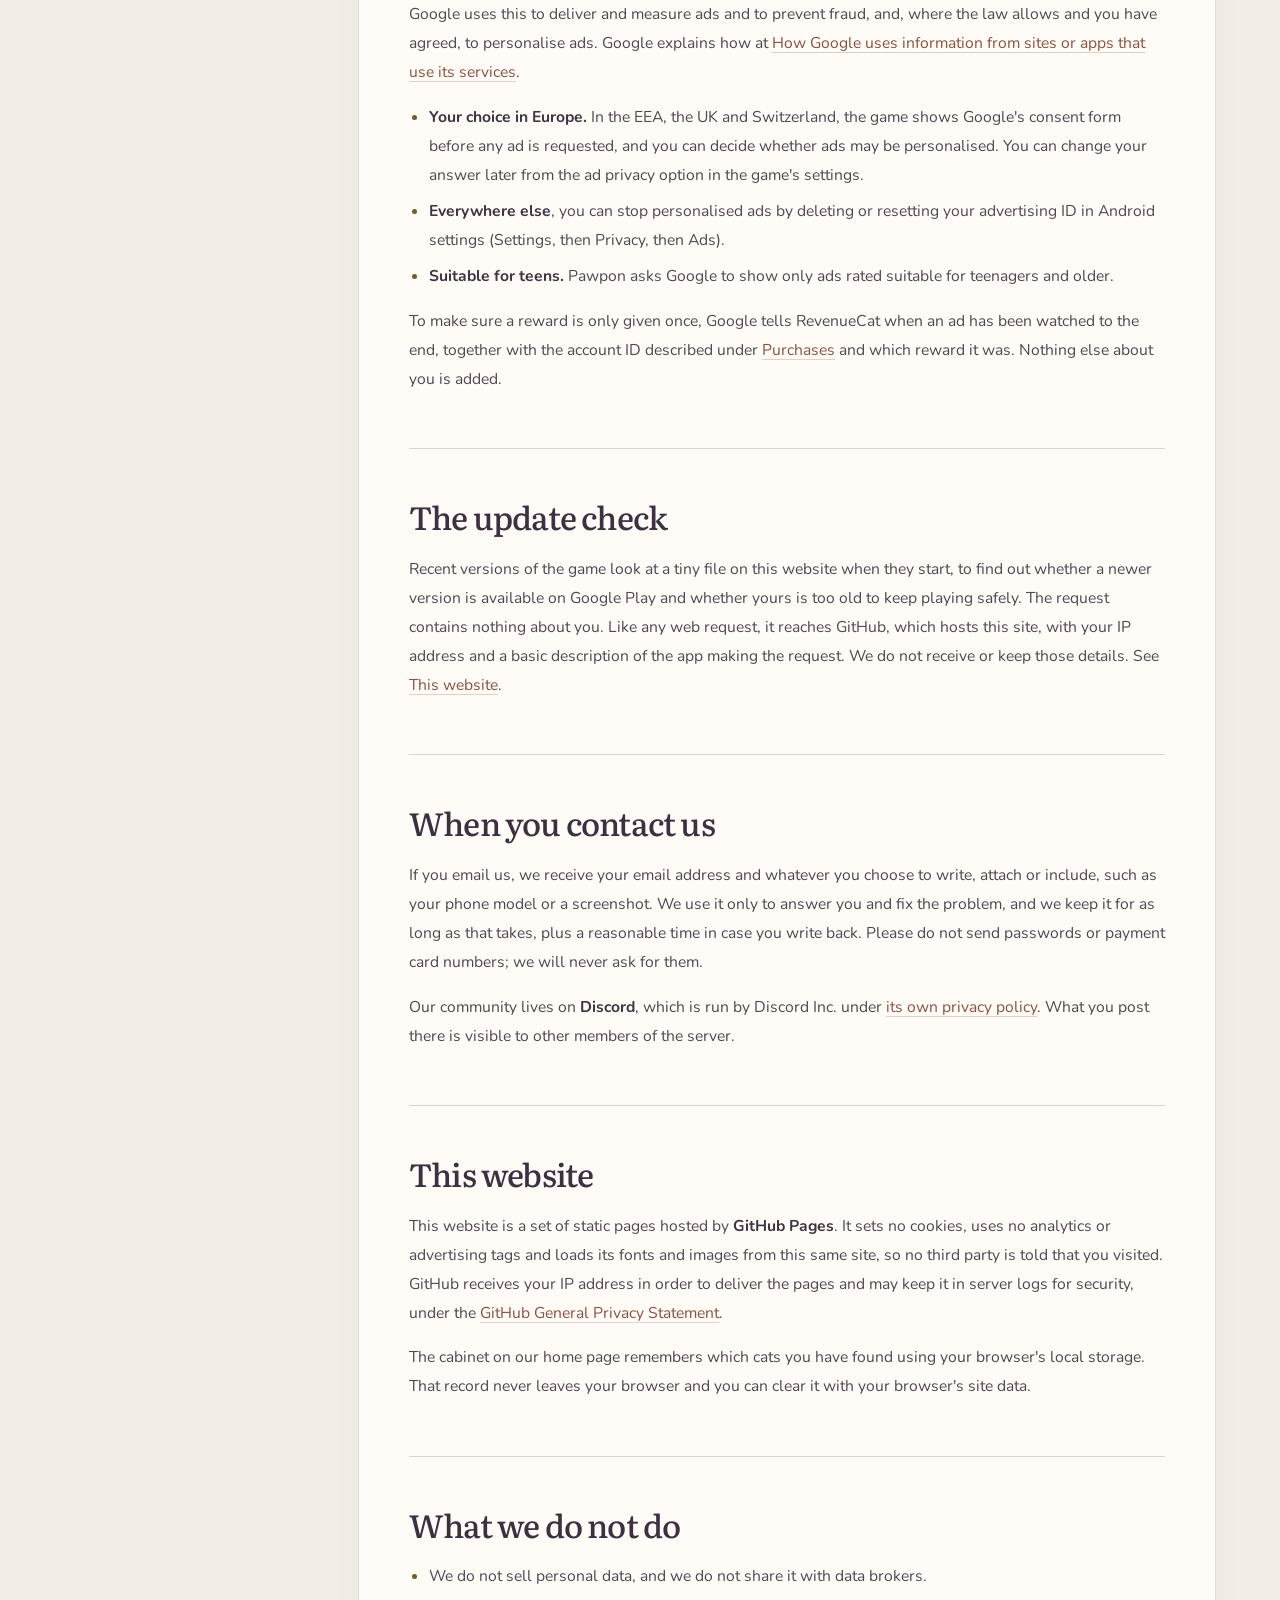
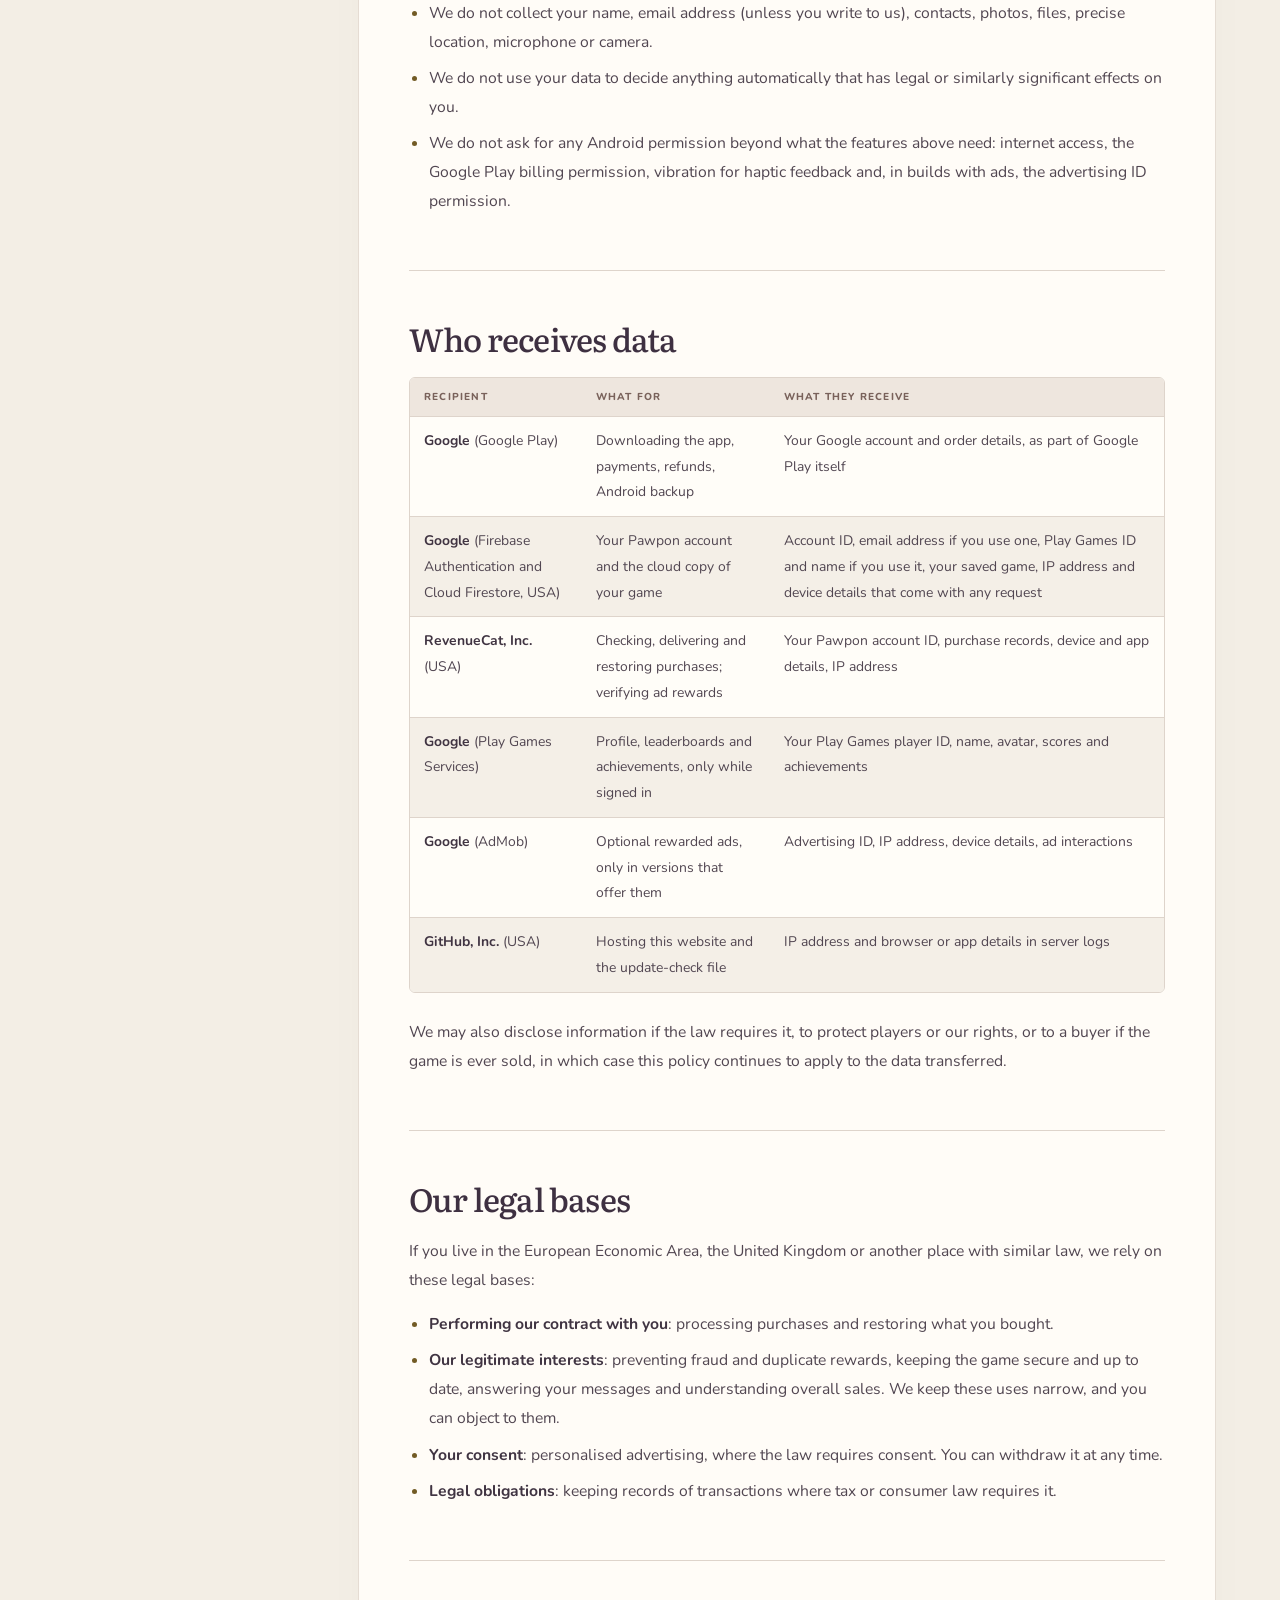
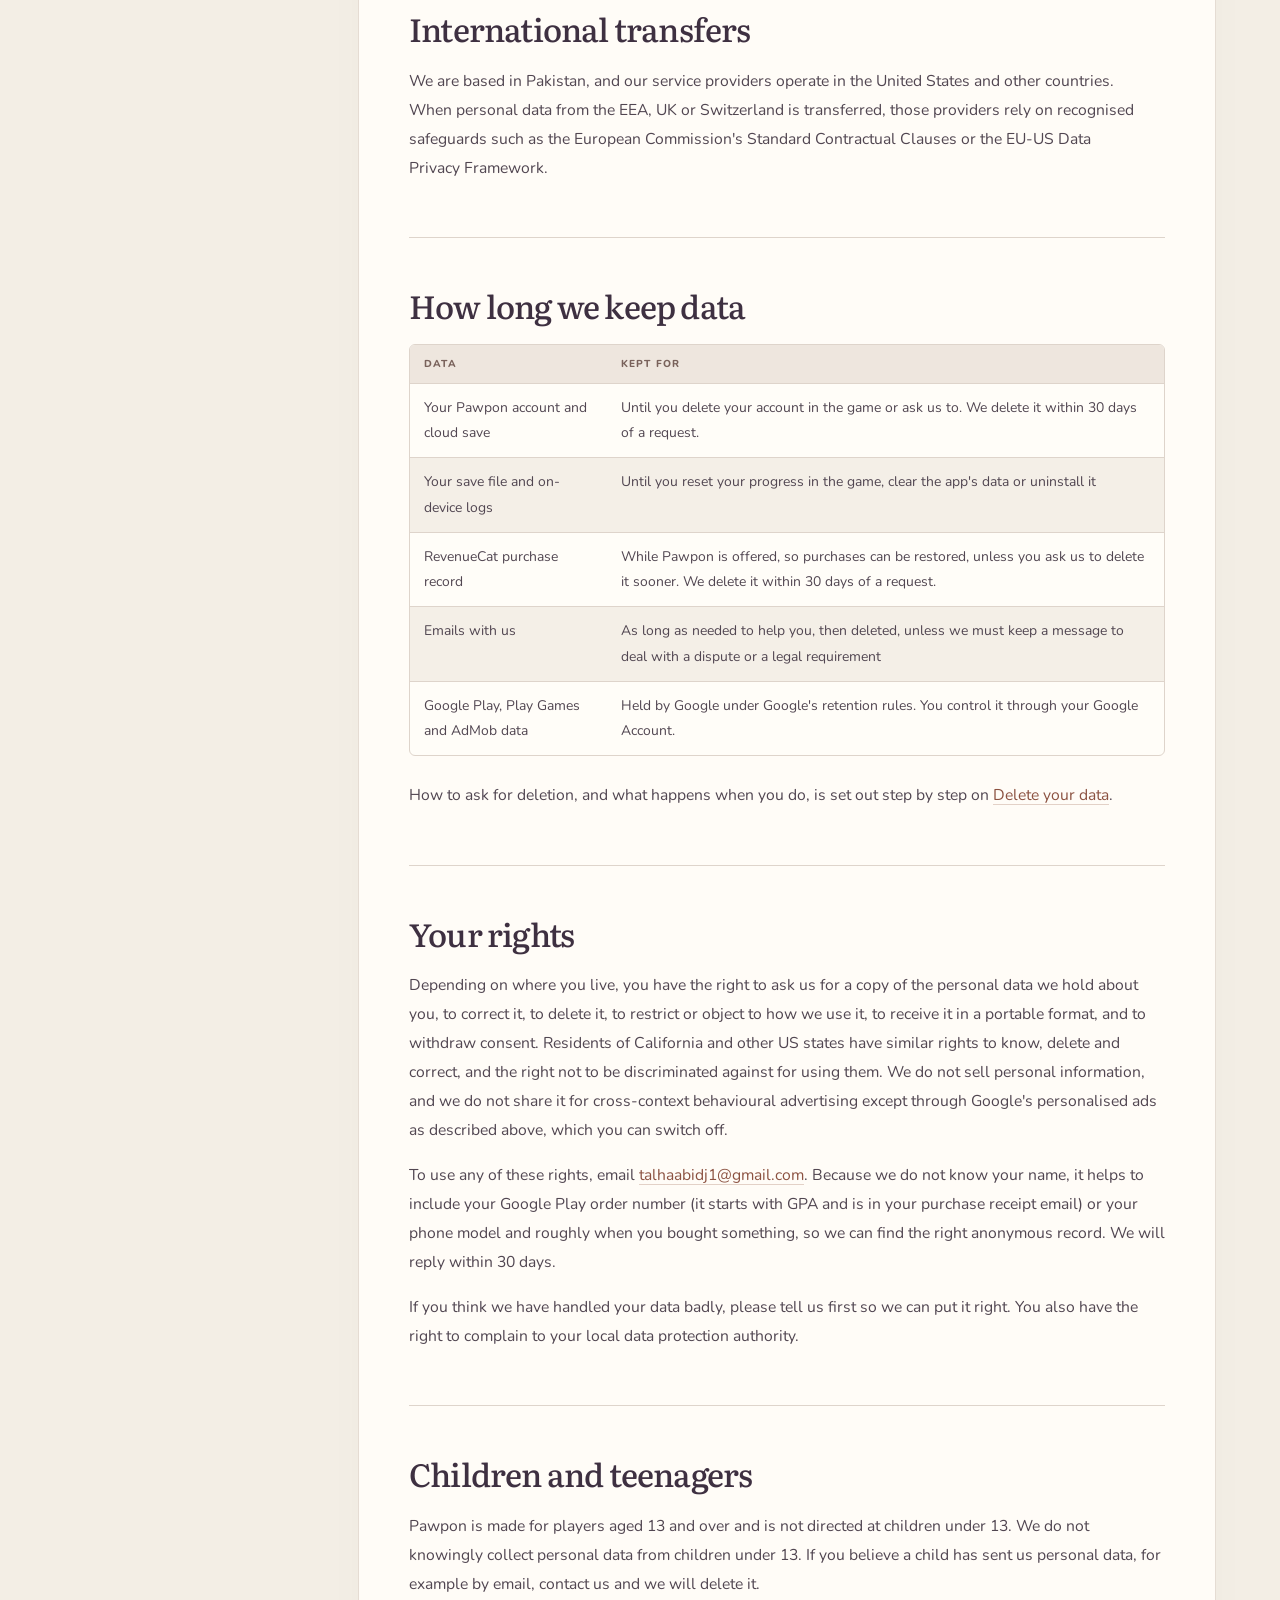
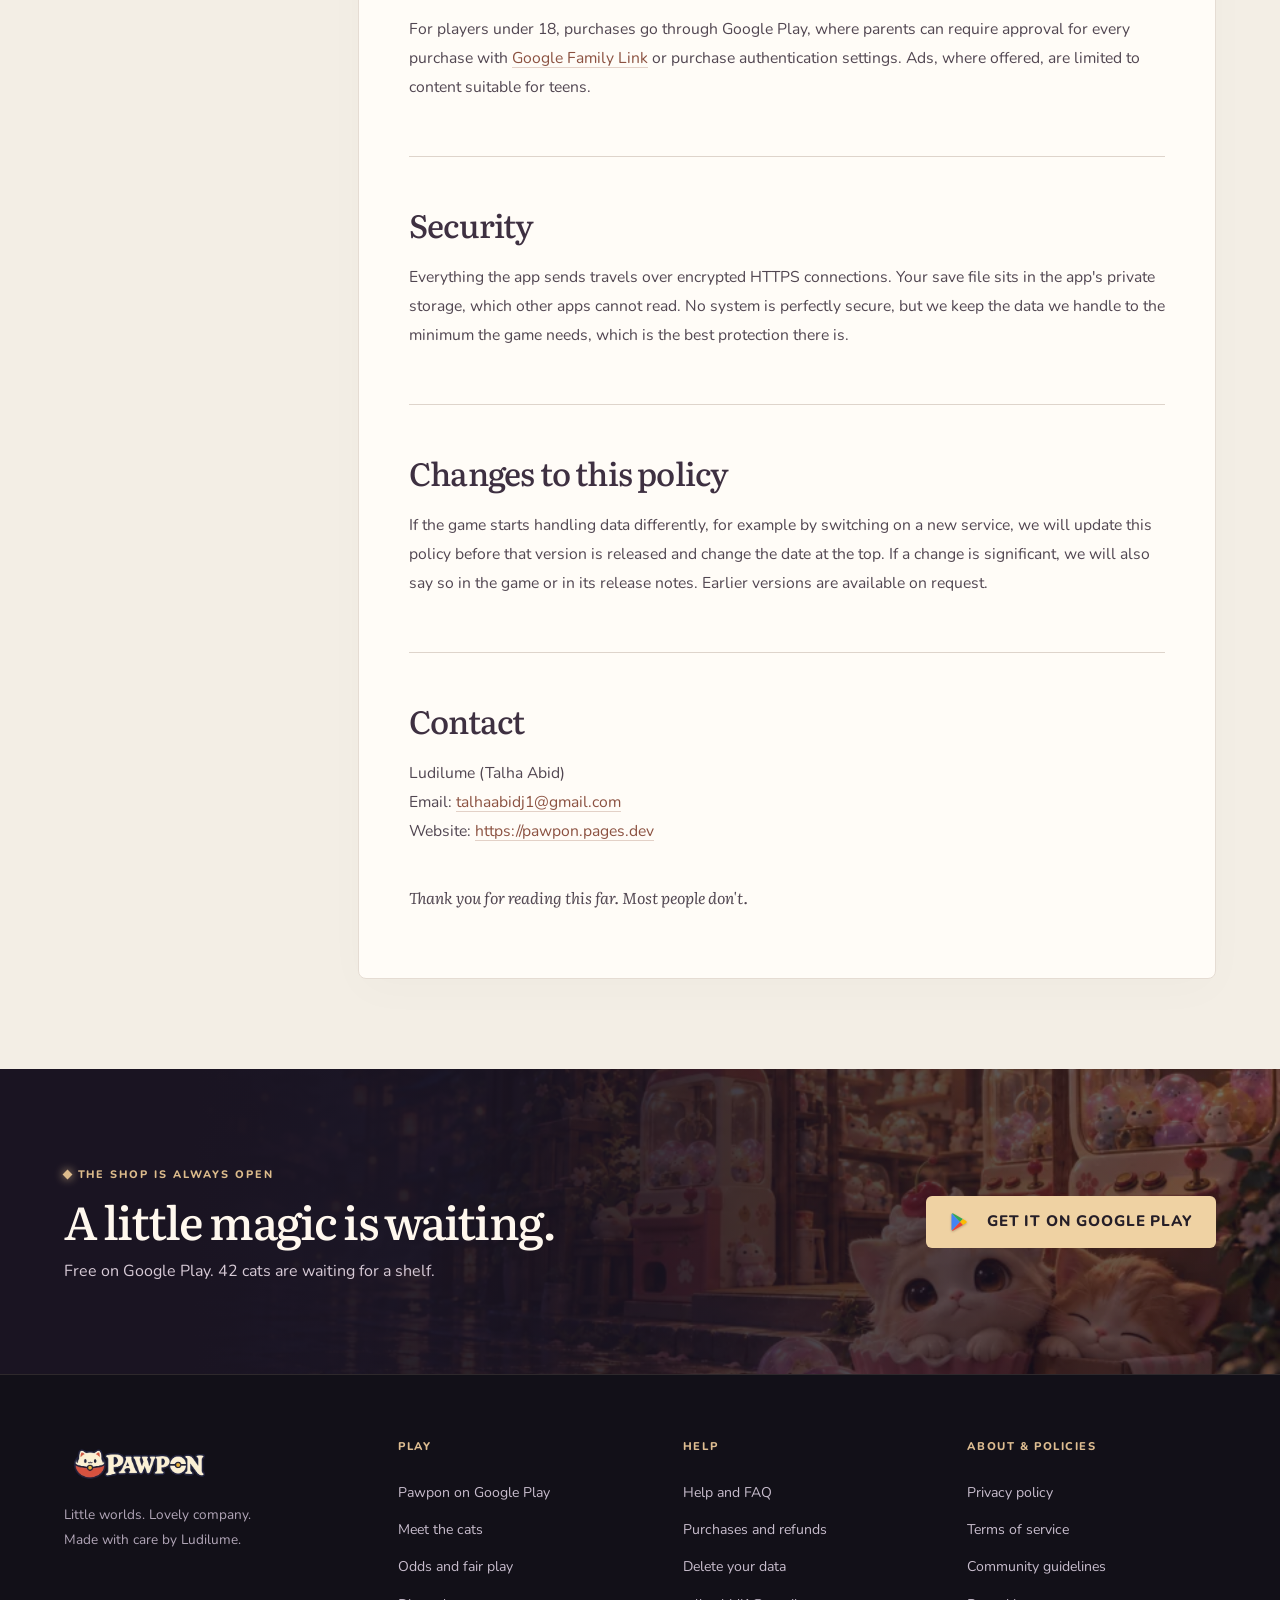
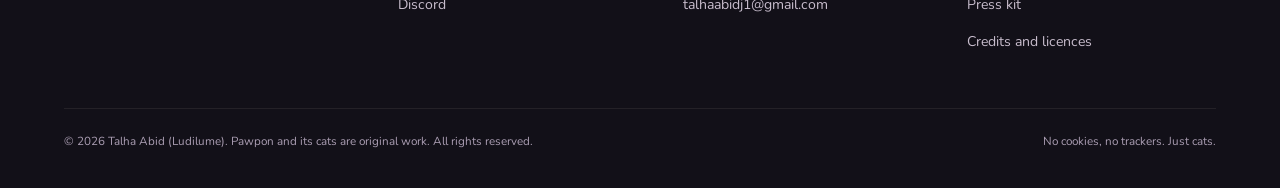
<file: pawpon-privacy/index.html>
<!doctype html>
<html lang="en">
<head>
<meta charset="utf-8">
<meta name="viewport" content="width=device-width, initial-scale=1, viewport-fit=cover">
<title>Privacy policy · Pawpon</title>
<meta name="description" content="How Pawpon handles your data: your account and cloud save, what stays on your device, what Google Play, Firebase, RevenueCat and Google AdMob receive, your rights, and how to delete your account.">
<link rel="canonical" href="https://pawpon.pages.dev/privacy/">
<meta name="theme-color" content="#120e16">
<meta name="color-scheme" content="light dark">
<meta name="author" content="Talha Abid">
<meta name="application-name" content="Pawpon">
<meta name="apple-mobile-web-app-title" content="Pawpon">
<meta property="og:type" content="article">
<meta property="og:site_name" content="Pawpon">
<meta property="og:locale" content="en_US">
<meta property="og:title" content="Privacy policy">
<meta property="og:description" content="How Pawpon handles your data: your account and cloud save, what stays on your device, what Google Play, Firebase, RevenueCat and Google AdMob receive, your rights, and how to delete your account.">
<meta property="og:url" content="https://pawpon.pages.dev/privacy/">
<meta property="og:image" content="https://pawpon.pages.dev/assets/img/campaign/lantern-row-claw-social.jpg">
<meta property="og:image:width" content="1672">
<meta property="og:image:height" content="941">
<meta property="og:image:alt" content="Cats and rounded joystick-operated claw machines outside a lantern-lit Pawpon shop">
<meta name="twitter:card" content="summary_large_image">
<meta name="twitter:title" content="Privacy policy">
<meta name="twitter:description" content="How Pawpon handles your data: your account and cloud save, what stays on your device, what Google Play, Firebase, RevenueCat and Google AdMob receive, your rights, and how to delete your account.">
<meta name="twitter:image" content="https://pawpon.pages.dev/assets/img/campaign/lantern-row-claw-social.jpg">
<link rel="icon" href="/favicon.ico?v=20261003b" sizes="48x48">
<link rel="icon" href="/favicon-32.png?v=20261003b" type="image/png" sizes="32x32">
<link rel="apple-touch-icon" href="/apple-touch-icon.png?v=20261003b">
<link rel="manifest" href="/site.webmanifest">
<link rel="preload" href="/assets/fonts/Literata-Variable.woff2" as="font" type="font/woff2" crossorigin>
<link rel="preload" href="/assets/fonts/Nunito-Variable.woff2" as="font" type="font/woff2" crossorigin>
<link rel="stylesheet" href="/assets/css/site.css?v=20261003b">
<link rel="stylesheet" href="/assets/css/landing.css?v=20261003b">
<link rel="stylesheet" href="/assets/css/pages.css?v=20261003b">
<script type="application/ld+json">{"@context":"https://schema.org","@graph":[{"@type":"WebSite","@id":"https://pawpon.pages.dev/#website","url":"https://pawpon.pages.dev/","name":"Pawpon","inLanguage":"en","publisher":{"@id":"https://pawpon.pages.dev/#studio"}},{"@type":"Organization","@id":"https://pawpon.pages.dev/#studio","name":"Ludilume Studios","alternateName":"Ludilume","description":"Independent game studio making cozy mobile games and apps.","url":"https://pawpon.pages.dev/","email":"talhaabidj1@gmail.com","logo":"https://pawpon.pages.dev/assets/img/icon-512.png","founder":{"@id":"https://pawpon.pages.dev/#developer"},"sameAs":["https://play.google.com/store/apps/developer?id=Ludilume","https://www.instagram.com/ludilumestudios/","https://www.youtube.com/@Kenomu","https://discord.gg/V4qutb4YAA"]},{"@type":"Person","@id":"https://pawpon.pages.dev/#developer","name":"Talha Abid","worksFor":{"@id":"https://pawpon.pages.dev/#studio"},"sameAs":["https://github.com/talhaabidj"]},{"@type":"WebPage","@id":"https://pawpon.pages.dev/privacy/#webpage","url":"https://pawpon.pages.dev/privacy/","name":"Privacy policy","description":"How Pawpon handles your data: your account and cloud save, what stays on your device, what Google Play, Firebase, RevenueCat and Google AdMob receive, your rights, and how to delete your account.","isPartOf":{"@id":"https://pawpon.pages.dev/#website"},"inLanguage":"en","dateModified":"2026-09-30","breadcrumb":{"@type":"BreadcrumbList","itemListElement":[{"@type":"ListItem","position":1,"name":"Pawpon","item":"https://pawpon.pages.dev/"},{"@type":"ListItem","position":2,"name":"Privacy policy","item":"https://pawpon.pages.dev/privacy/"}]}}]}</script>
</head>
<body class="page-privacy page-document">
<a class="skip-link" href="#main">Skip to content</a>
<header class="site-header">
  <div class="wrap">
    <a class="brand" href="/" aria-label="Pawpon home">
      <img src="/assets/img/logo-440.webp" width="440" height="147" alt="Pawpon">
    </a>
    <button class="nav-toggle" type="button" aria-expanded="false" aria-controls="site-nav" aria-label="Menu"><span></span></button>
    <nav class="nav" id="site-nav" aria-label="Main">
      <a href="/#the-game">The game</a>
      <a href="/#the-cats">Cats</a>
      <a href="/support/">Help</a>
      <a href="/#try-a-turn">Try the claw</a>
      <a class="btn nav-play" href="https://play.google.com/store/apps/details?id=com.pawpon" rel="noopener"><svg class="play-logo" viewBox="0 0 24 24" aria-hidden="true"><path fill="#4285F4" d="M3.6 1.8 13.2 12 3.6 22.2a1.4 1.4 0 0 1-.6-1.2V3a1.4 1.4 0 0 1 .6-1.2z"/><path fill="#34A853" d="M3.6 1.8a1.5 1.5 0 0 1 1.5 0l11.6 6.7L13.2 12z"/><path fill="#FBBC04" d="m16.7 8.5 3.9 2.3a1.4 1.4 0 0 1 0 2.4l-3.9 2.3-3.5-3.5z"/><path fill="#EA4335" d="M13.2 12l3.5 3.5-11.6 6.7a1.5 1.5 0 0 1-1.5 0z"/></svg>Google Play</a>
    </nav>
  </div>
</header>
<main id="main">
<section class="guide-hero guide-art-midnight-bedroom" style="--art-pos: 92% 40%"><div class="guide-scene" aria-hidden="true"><picture><source media="(max-width: 700px)" srcset="/assets/img/campaign/midnight-bedroom-960.webp"><img src="/assets/img/campaign/midnight-bedroom.webp" width="1672" height="941" alt="" fetchpriority="high"></picture></div><div class="sky" data-stars="26" data-motes="9" aria-hidden="true"></div><div class="wrap guide-intro"><nav aria-label="Breadcrumb"><ol class="crumbs"><li><a href="/">Pawpon</a></li><li aria-current="page">Privacy policy</li></ol></nav><p class="eyebrow">The fine print</p><h1>Privacy policy</h1><p class="lede">Your information, explained clearly. What we collect, why, and the choices you have.</p><p class="meta">Effective 1 October 2026 · Applies to the Pawpon app for Android (com.pawpon) and to this website</p></div></section><div class="guide-content"><nav class="wrap guide-shortcuts" aria-label="Quick links"><a href="#account"><span>At a glance</span><strong>Your account and saves</strong><b aria-hidden="true">→</b></a><a href="/delete-data/"><span>Your choice</span><strong>Delete your data</strong><b aria-hidden="true">→</b></a><a href="mailto:talhaabidj1@gmail.com"><span>A real person</span><strong>Contact us</strong><b aria-hidden="true">→</b></a></nav><div class="wrap doc-layout"><aside class="toc" aria-label="On this page"><figure class="guide-host"><div class="host-capsule" aria-hidden="true"><img src="/assets/img/cats/fits-quantum-crate.webp" width="200" height="200" alt="" loading="lazy" decoding="async"></div><figcaption><span>Your host</span><strong>Quantum Kit</strong><small>If I Fits, I Sits</small><em>Guards the box. Never peeks inside.</em></figcaption></figure><details><summary><h2>On this page</h2></summary><ol><li><a href="#who-we-are">Who we are</a></li><li><a href="#account">Your Pawpon account and cloud save</a></li><li><a href="#on-your-device">What stays on your device</a></li><li><a href="#purchases">Purchases</a></li><li><a href="#play-games">Google Play Games</a></li><li><a href="#ads">Optional rewarded ads</a></li><li><a href="#update-check">The update check</a></li><li><a href="#contacting-us">When you contact us</a></li><li><a href="#this-website">This website</a></li><li><a href="#what-we-dont-do">What we do not do</a></li><li><a href="#who-receives-data">Who receives data</a></li><li><a href="#legal-bases">Our legal bases</a></li><li><a href="#international-transfers">International transfers</a></li><li><a href="#data-retention-and-deletion">How long we keep data</a></li><li><a href="#your-rights">Your rights</a></li><li><a href="#children">Children and teenagers</a></li><li><a href="#security">Security</a></li><li><a href="#changes">Changes to this policy</a></li><li><a href="#contact">Contact</a></li></ol></details><a class="toc-home" href="/">← Back to Lantern Row</a></aside><article class="paper" id="document"><div class="summary">
  <h2 id="the-short-version" data-toc="no">The short version</h2>
  <ul>
    <li><strong>Your game is saved on your phone and in your Pawpon account.</strong> From version 1.1.1 you sign in as a guest, with an email address or with Play Games, and a copy of your game is kept in the cloud so it is safe if you change phones.</li>
    <li><strong>We ask for as little as we can.</strong> An email address only if you choose to sign in with one. We never ask for your name, contacts, photos or location.</li>
    <li><strong>A few things do leave the device</strong>, and only for the features that need them: your account and cloud save are held by Google Firebase, purchases go through Google Play and RevenueCat, Play Games sign-in goes through Google, and optional rewarded ads (in versions that offer them) are served by Google AdMob.</li>
    <li><strong>We do not sell your data</strong>, and we do not run analytics or crash-reporting services of our own.</li>
    <li>You can delete your account and cloud save yourself in the game (Settings, then Account, then Delete account), or ask us. See <a href="/delete-data/">Delete your account and data</a>.</li>
  </ul>
</div>

<h2 id="who-we-are">Who we are</h2>
<p>Pawpon is made and published by <strong>Ludilume</strong>, the studio name of Talha Abid, an independent developer based in Pakistan ("we", "us"). Ludilume is the developer name shown on Google Play. We are responsible for the personal data described in this policy. If you have a question about it, or want to use any of your rights, write to <a href="mailto:talhaabidj1@gmail.com">talhaabidj1@gmail.com</a>. A real person reads every message.</p>
<p>This policy covers the Pawpon app on Google Play (package <code>com.pawpon</code>) and this website. The services we rely on are listed in <a href="#who-receives-data">Who receives data</a>, and each has its own privacy policy as well.</p>

<h2 id="account">Your Pawpon account and cloud save</h2>
<p>From version 1.1.1, Pawpon asks you to sign in when it starts, in one of three ways: as a <strong>guest</strong> (no details at all), with an <strong>email address and password</strong>, or with <strong>Google Play Games</strong>. Accounts are provided by <strong>Google Firebase</strong> (Firebase Authentication and Cloud Firestore), which processes this data on our behalf under <a href="https://firebase.google.com/support/privacy" rel="noopener">Firebase's privacy and security terms</a>. We store:</p>
<ul>
  <li><strong>an account ID</strong>, a random identifier Firebase creates for you. It is also the ID our purchase provider uses (see <a href="#purchases">Purchases</a>), so what you buy belongs to your account;</li>
  <li><strong>your email address</strong>, only if you sign in with one or bind one to a guest account, and whether you have confirmed it. Your password is held by Firebase in a one-way hashed form; we never see it;</li>
  <li><strong>your Play Games player ID and name</strong>, only if you sign in with Play Games;</li>
  <li><strong>a copy of your game</strong> (your cats, currencies, progress and settings), with its version and when it was last saved, a count of nights and cats for the choice screen when two phones disagree, and a random ID for the phone that saved it.</li>
</ul>
<p>We use this to sign you in, to keep your game safe across phones and reinstalls, to tie your purchases to your account, and to stop the same purchase or code being claimed twice. The cloud copy is stored in the United States. Only you can read or change your own copy; nobody else can list or open another player's save.</p>
<p>If you play as a guest, your game is only as safe as the phone: a guest cannot sign back in after clearing the app or changing phones. The game offers to bind an email to a guest account, and asks before a guest buys anything.</p>

<h2 id="on-your-device">What stays on your device</h2>
<p>Pawpon is a single-player game. As well as the cloud copy above, your game is stored in the app's private storage on your phone:</p>
<ul>
  <li>your collection, shelves, currencies and purchase history as the game sees it;</li>
  <li>your settings, tutorial progress and story progress;</li>
  <li>a short on-device log of recent gameplay events and technical diagnostics, used by in-game readouts and to help you describe a problem if you contact us.</li>
</ul>
<p>Apart from the cloud copy of your game, none of this is transmitted to us. The game also remembers your sign-in on the phone so you stay signed in; that is not included in Android backup. The game contains an analytics module that is switched off and has no server to send to; if that ever changes, this policy will change first and you will be asked.</p>
<p><strong>Android backup.</strong> If backup is turned on for your Google account, Android may include Pawpon's save file in your device backup, so your progress can come back when you set up a new phone. That backup is stored by Google under your Google account and <a href="https://policies.google.com/privacy" rel="noopener">Google's privacy policy</a>. We cannot see it. You can turn backup off in your phone's settings.</p>

<h2 id="purchases">Purchases</h2>
<p>Pawpon is free to play. It sells a small number of optional in-app items, such as the Nightlight Pass and packs of Star Gems, Moon Dust and Whisper Coins. Every payment is processed by <strong>Google Play</strong>. We never see or store your card or bank details.</p>
<p>To confirm purchases, deliver them and let you restore the Nightlight Pass on a new phone, the app uses <strong>RevenueCat, Inc.</strong> as our service provider. When the app starts, when the store opens and when you buy or restore something, the app sends RevenueCat:</p>
<ul>
  <li><strong>your Pawpon account ID</strong> (see <a href="#account">Your Pawpon account</a>), a random identifier. It is not your name, email or Google account;</li>
  <li><strong>purchase records</strong>: which product, the Google Play purchase token and order ID, the price, currency and time;</li>
  <li><strong>basic device and app details</strong> that come with any request: device model, Android version, app version, language and country setting, and your IP address, which RevenueCat uses to connect and to work out regional pricing.</li>
</ul>
<p>We use this to deliver what you paid for, to prevent fraud and duplicate grants, to handle refunds, to answer support requests and to see overall sales figures. RevenueCat processes it on our behalf under its <a href="https://www.revenuecat.com/privacy" rel="noopener">privacy policy</a>. Google keeps its own record of your order under its privacy policy.</p>

<h2 id="play-games">Google Play Games</h2>
<p>Pawpon supports <strong>Google Play Games Services</strong> for a player profile, leaderboards and achievements, and as one of the ways to sign in to your Pawpon account. The game is fully playable without it: you can sign in with an email address or play as a guest instead.</p>
<p>If you use Play Games on your phone, Google may sign you in automatically when the game starts. That is a Play Games feature, and you control it in the Play Games app. When you are signed in, Google gives the app your Play Games <strong>player ID, display name and avatar</strong> so it can show your profile, and the app may send Google your <strong>scores and achievements</strong>. Other players may then see your Play Games name and score on a leaderboard.</p>
<p>We do not receive your Google account email or password. If you choose Play Games as your way to sign in to Pawpon, your Play Games player ID and name are stored with your Pawpon account (see <a href="#account">Your Pawpon account</a>); otherwise we store no Play Games details on any server of ours. Play Games data is held by Google under <a href="https://policies.google.com/privacy" rel="noopener">Google's privacy policy</a>; you can change your visibility, sign out or delete it in the Play Games app or your Google Account.</p>

<h2 id="ads">Optional rewarded ads</h2>
<p>We are introducing optional rewarded ads, which we call Catvertising: short videos you can choose to watch for a small bonus, such as an extra token. They never play on their own and never interrupt a pull or a purchase. <strong>If your version of Pawpon does not show these offers, the ad service is not active and this section does not apply to you.</strong></p>
<p>When they are available, ads are served by <strong>Google AdMob</strong> (Google LLC, or Google Ireland Limited in the EEA and UK). When the ad service starts and when an ad loads or plays, Google's software on your phone collects:</p>
<ul>
  <li>your device's <strong>advertising ID</strong>, which you can reset or delete at any time in Android settings;</li>
  <li>your <strong>IP address</strong>, from which an approximate location can be worked out;</li>
  <li><strong>device and app information</strong>, such as model, operating system, language and app version;</li>
  <li><strong>ad interactions</strong>: which ads were shown, whether they were watched to the end or tapped.</li>
</ul>
<p>Google uses this to deliver and measure ads and to prevent fraud, and, where the law allows and you have agreed, to personalise ads. Google explains how at <a href="https://policies.google.com/technologies/partner-sites" rel="noopener">How Google uses information from sites or apps that use its services</a>.</p>
<ul>
  <li><strong>Your choice in Europe.</strong> In the EEA, the UK and Switzerland, the game shows Google's consent form before any ad is requested, and you can decide whether ads may be personalised. You can change your answer later from the ad privacy option in the game's settings.</li>
  <li><strong>Everywhere else</strong>, you can stop personalised ads by deleting or resetting your advertising ID in Android settings (Settings, then Privacy, then Ads).</li>
  <li><strong>Suitable for teens.</strong> Pawpon asks Google to show only ads rated suitable for teenagers and older.</li>
</ul>
<p>To make sure a reward is only given once, Google tells RevenueCat when an ad has been watched to the end, together with the account ID described under <a href="#purchases">Purchases</a> and which reward it was. Nothing else about you is added.</p>

<h2 id="update-check">The update check</h2>
<p>Recent versions of the game look at a tiny file on this website when they start, to find out whether a newer version is available on Google Play and whether yours is too old to keep playing safely. The request contains nothing about you. Like any web request, it reaches GitHub, which hosts this site, with your IP address and a basic description of the app making the request. We do not receive or keep those details. See <a href="#this-website">This website</a>.</p>

<h2 id="contacting-us">When you contact us</h2>
<p>If you email us, we receive your email address and whatever you choose to write, attach or include, such as your phone model or a screenshot. We use it only to answer you and fix the problem, and we keep it for as long as that takes, plus a reasonable time in case you write back. Please do not send passwords or payment card numbers; we will never ask for them.</p>
<p>Our community lives on <strong>Discord</strong>, which is run by Discord Inc. under <a href="https://discord.com/privacy" rel="noopener">its own privacy policy</a>. What you post there is visible to other members of the server.</p>

<h2 id="this-website">This website</h2>
<p>This website is a set of static pages hosted by <strong>GitHub Pages</strong>. It sets no cookies, uses no analytics or advertising tags and loads its fonts and images from this same site, so no third party is told that you visited. GitHub receives your IP address in order to deliver the pages and may keep it in server logs for security, under the <a href="https://docs.github.com/site-policy/privacy-policies/github-general-privacy-statement" rel="noopener">GitHub General Privacy Statement</a>.</p>
<p>The cabinet on our home page remembers which cats you have found using your browser's local storage. That record never leaves your browser and you can clear it with your browser's site data.</p>

<h2 id="what-we-dont-do">What we do not do</h2>
<ul>
  <li>We do not sell personal data, and we do not share it with data brokers.</li>
  <li>We do not collect your name, email address (unless you write to us), contacts, photos, files, precise location, microphone or camera.</li>
  <li>We do not use your data to decide anything automatically that has legal or similarly significant effects on you.</li>
  <li>We do not ask for any Android permission beyond what the features above need: internet access, the Google Play billing permission, vibration for haptic feedback and, in builds with ads, the advertising ID permission.</li>
</ul>

<h2 id="who-receives-data">Who receives data</h2>
<div class="table-wrap">
  <table>
    <thead><tr><th scope="col">Recipient</th><th scope="col">What for</th><th scope="col">What they receive</th></tr></thead>
    <tbody>
      <tr><td><strong>Google</strong> (Google Play)</td><td>Downloading the app, payments, refunds, Android backup</td><td>Your Google account and order details, as part of Google Play itself</td></tr>
      <tr><td><strong>Google</strong> (Firebase Authentication and Cloud Firestore, USA)</td><td>Your Pawpon account and the cloud copy of your game</td><td>Account ID, email address if you use one, Play Games ID and name if you use it, your saved game, IP address and device details that come with any request</td></tr>
      <tr><td><strong>RevenueCat, Inc.</strong> (USA)</td><td>Checking, delivering and restoring purchases; verifying ad rewards</td><td>Your Pawpon account ID, purchase records, device and app details, IP address</td></tr>
      <tr><td><strong>Google</strong> (Play Games Services)</td><td>Profile, leaderboards and achievements, only while signed in</td><td>Your Play Games player ID, name, avatar, scores and achievements</td></tr>
      <tr><td><strong>Google</strong> (AdMob)</td><td>Optional rewarded ads, only in versions that offer them</td><td>Advertising ID, IP address, device details, ad interactions</td></tr>
      <tr><td><strong>GitHub, Inc.</strong> (USA)</td><td>Hosting this website and the update-check file</td><td>IP address and browser or app details in server logs</td></tr>
    </tbody>
  </table>
</div>
<p>We may also disclose information if the law requires it, to protect players or our rights, or to a buyer if the game is ever sold, in which case this policy continues to apply to the data transferred.</p>

<h2 id="legal-bases">Our legal bases</h2>
<p>If you live in the European Economic Area, the United Kingdom or another place with similar law, we rely on these legal bases:</p>
<ul>
  <li><strong>Performing our contract with you</strong>: processing purchases and restoring what you bought.</li>
  <li><strong>Our legitimate interests</strong>: preventing fraud and duplicate rewards, keeping the game secure and up to date, answering your messages and understanding overall sales. We keep these uses narrow, and you can object to them.</li>
  <li><strong>Your consent</strong>: personalised advertising, where the law requires consent. You can withdraw it at any time.</li>
  <li><strong>Legal obligations</strong>: keeping records of transactions where tax or consumer law requires it.</li>
</ul>

<h2 id="international-transfers">International transfers</h2>
<p>We are based in Pakistan, and our service providers operate in the United States and other countries. When personal data from the EEA, UK or Switzerland is transferred, those providers rely on recognised safeguards such as the European Commission's Standard Contractual Clauses or the EU-US Data Privacy Framework.</p>

<h2 id="data-retention-and-deletion">How long we keep data</h2>
<div class="table-wrap">
  <table>
    <thead><tr><th scope="col">Data</th><th scope="col">Kept for</th></tr></thead>
    <tbody>
      <tr><td>Your Pawpon account and cloud save</td><td>Until you delete your account in the game or ask us to. We delete it within 30 days of a request.</td></tr>
      <tr><td>Your save file and on-device logs</td><td>Until you reset your progress in the game, clear the app's data or uninstall it</td></tr>
      <tr><td>RevenueCat purchase record</td><td>While Pawpon is offered, so purchases can be restored, unless you ask us to delete it sooner. We delete it within 30 days of a request.</td></tr>
      <tr><td>Emails with us</td><td>As long as needed to help you, then deleted, unless we must keep a message to deal with a dispute or a legal requirement</td></tr>
      <tr><td>Google Play, Play Games and AdMob data</td><td>Held by Google under Google's retention rules. You control it through your Google Account.</td></tr>
    </tbody>
  </table>
</div>
<p>How to ask for deletion, and what happens when you do, is set out step by step on <a href="/delete-data/">Delete your data</a>.</p>

<h2 id="your-rights">Your rights</h2>
<p>Depending on where you live, you have the right to ask us for a copy of the personal data we hold about you, to correct it, to delete it, to restrict or object to how we use it, to receive it in a portable format, and to withdraw consent. Residents of California and other US states have similar rights to know, delete and correct, and the right not to be discriminated against for using them. We do not sell personal information, and we do not share it for cross-context behavioural advertising except through Google's personalised ads as described above, which you can switch off.</p>
<p>To use any of these rights, email <a href="mailto:talhaabidj1@gmail.com">talhaabidj1@gmail.com</a>. Because we do not know your name, it helps to include your Google Play order number (it starts with GPA and is in your purchase receipt email) or your phone model and roughly when you bought something, so we can find the right anonymous record. We will reply within 30 days.</p>
<p>If you think we have handled your data badly, please tell us first so we can put it right. You also have the right to complain to your local data protection authority.</p>

<h2 id="children">Children and teenagers</h2>
<p>Pawpon is made for players aged 13 and over and is not directed at children under 13. We do not knowingly collect personal data from children under 13. If you believe a child has sent us personal data, for example by email, contact us and we will delete it.</p>
<p>For players under 18, purchases go through Google Play, where parents can require approval for every purchase with <a href="https://families.google/familylink/" rel="noopener">Google Family Link</a> or purchase authentication settings. Ads, where offered, are limited to content suitable for teens.</p>

<h2 id="security">Security</h2>
<p>Everything the app sends travels over encrypted HTTPS connections. Your save file sits in the app's private storage, which other apps cannot read. No system is perfectly secure, but we keep the data we handle to the minimum the game needs, which is the best protection there is.</p>

<h2 id="changes">Changes to this policy</h2>
<p>If the game starts handling data differently, for example by switching on a new service, we will update this policy before that version is released and change the date at the top. If a change is significant, we will also say so in the game or in its release notes. Earlier versions are available on request.</p>

<h2 id="contact">Contact</h2>
<p>Ludilume (Talha Abid)<br>Email: <a href="mailto:talhaabidj1@gmail.com">talhaabidj1@gmail.com</a><br>Website: <a href="/">https://pawpon.pages.dev</a></p>
<p class="signoff">Thank you for reading this far. Most people don't.</p>
</article></div></div><section class="guide-outro"><div class="guide-outro-art" aria-hidden="true"><img src="/assets/img/campaign/lantern-row-claw-960.webp" width="960" height="541" alt="" loading="lazy"></div><div class="wrap"><div><p class="eyebrow">The shop is always open</p><h2>A little magic is waiting.</h2><p>Free on Google Play. 42 cats are waiting for a shelf.</p></div><a class="btn" href="https://play.google.com/store/apps/details?id=com.pawpon" rel="noopener"><svg class="play-logo" viewBox="0 0 24 24" aria-hidden="true"><path fill="#4285F4" d="M3.6 1.8 13.2 12 3.6 22.2a1.4 1.4 0 0 1-.6-1.2V3a1.4 1.4 0 0 1 .6-1.2z"/><path fill="#34A853" d="M3.6 1.8a1.5 1.5 0 0 1 1.5 0l11.6 6.7L13.2 12z"/><path fill="#FBBC04" d="m16.7 8.5 3.9 2.3a1.4 1.4 0 0 1 0 2.4l-3.9 2.3-3.5-3.5z"/><path fill="#EA4335" d="M13.2 12l3.5 3.5-11.6 6.7a1.5 1.5 0 0 1-1.5 0z"/></svg>Get it on Google Play</a></div></section>
</main>
<footer class="site-footer">
  <div class="wrap">
    <div class="footer-grid">
      <div class="footer-brand">
        <img src="/assets/img/logo-440.webp" width="440" height="147" alt="Pawpon" loading="lazy">
        <p>Little worlds. Lovely company.<br>Made with care by Ludilume.</p>
      </div>
      <div>
        <h2>Play</h2>
        <ul>
          <li><a href="https://play.google.com/store/apps/details?id=com.pawpon" rel="noopener">Pawpon on Google Play</a></li>
          <li><a href="/#the-cats">Meet the cats</a></li>
          <li><a href="/odds/">Odds and fair play</a></li>
          <li><a href="https://discord.gg/V4qutb4YAA" rel="noopener">Discord</a></li>
        </ul>
      </div>
      <div>
        <h2>Help</h2>
        <ul>
          <li><a href="/support/">Help and FAQ</a></li>
          <li><a href="/support/#purchases">Purchases and refunds</a></li>
          <li><a href="/delete-data/">Delete your data</a></li>
          <li><a href="mailto:talhaabidj1@gmail.com">talhaabidj1@gmail.com</a></li>
        </ul>
      </div>
      <div>
        <h2>About &amp; policies</h2>
        <ul>
          <li><a href="/privacy/">Privacy policy</a></li>
          <li><a href="/terms/">Terms of service</a></li>
          <li><a href="/community/">Community guidelines</a></li>
          <li><a href="/press/">Press kit</a></li>
          <li><a href="/credits/">Credits and licences</a></li>
        </ul>
      </div>
    </div>
    <div class="footer-base">
      <p>&copy; 2026 Talha Abid (Ludilume). Pawpon and its cats are original work. All rights reserved.</p>
      <p>No cookies, no trackers. Just cats.</p>
    </div>
  </div>
</footer>
<script src="/assets/js/site.js?v=20261003b" defer></script>

</body>
</html>
</file>
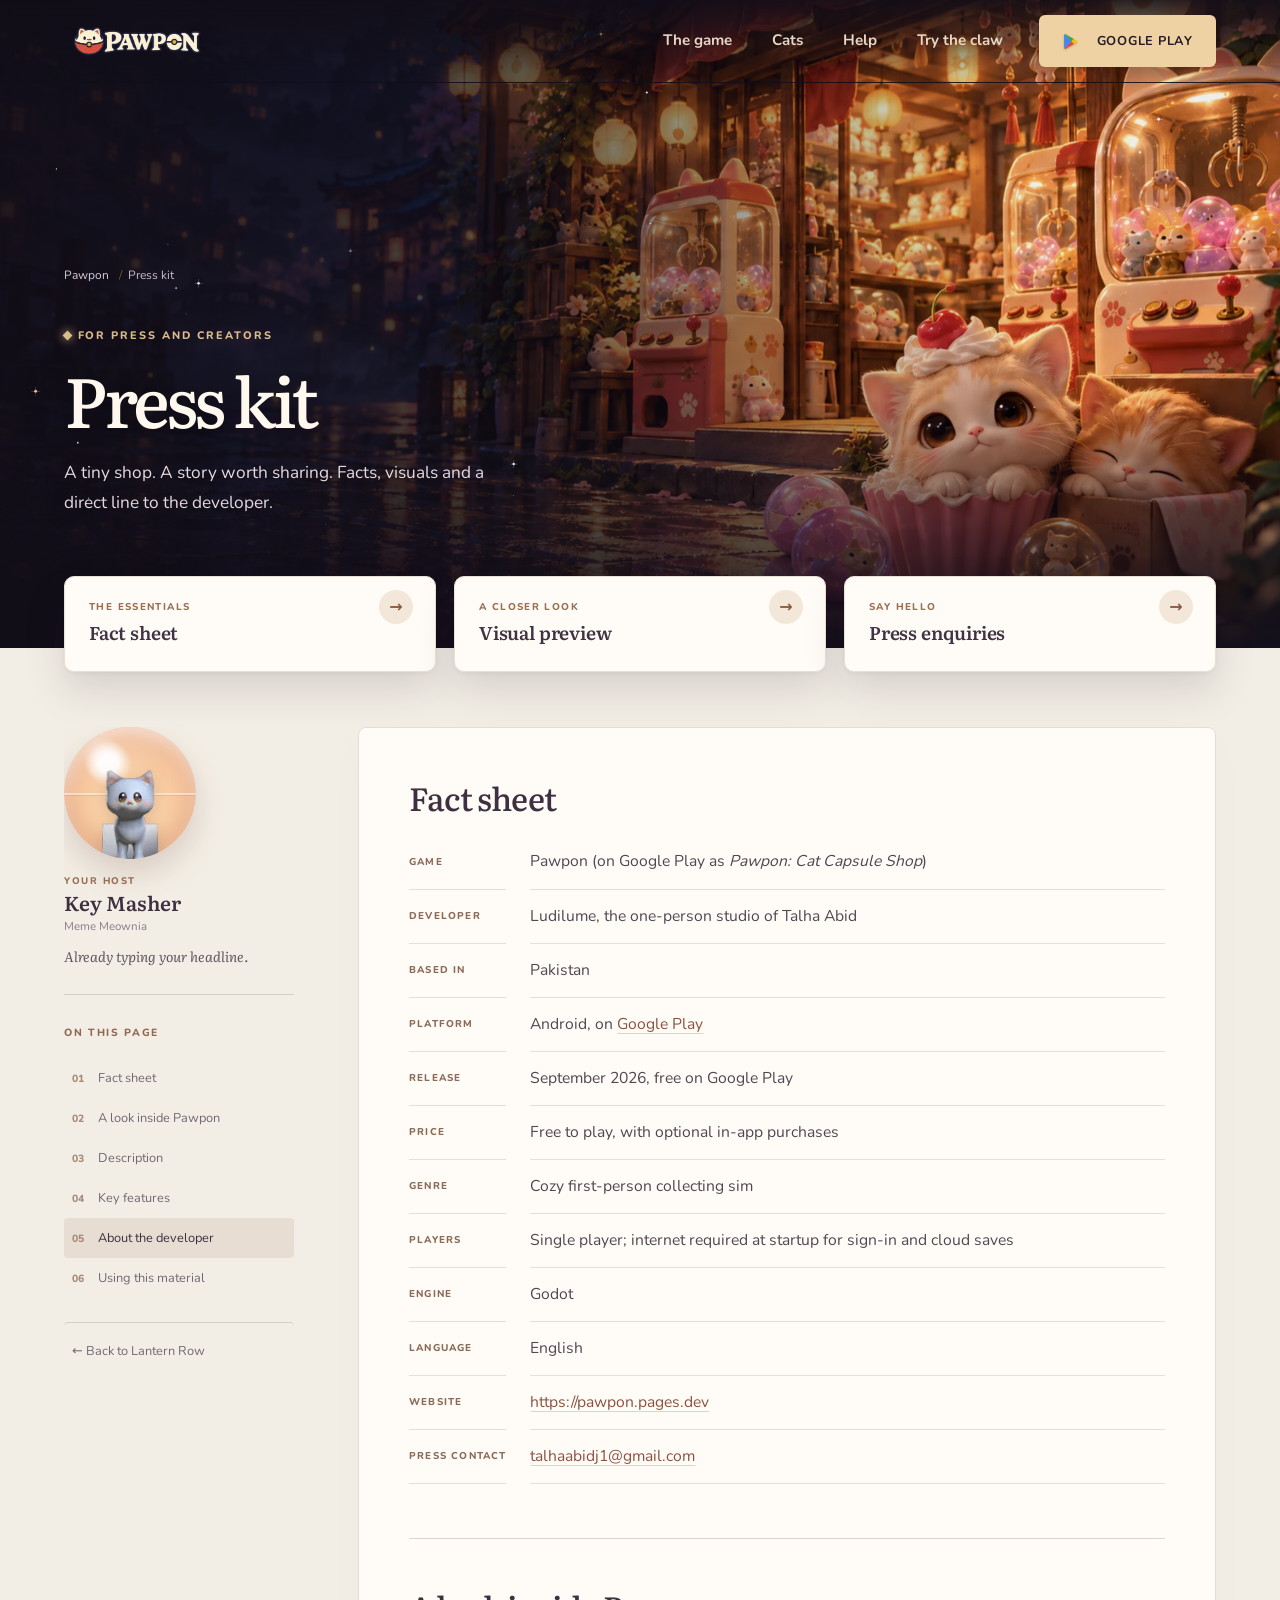
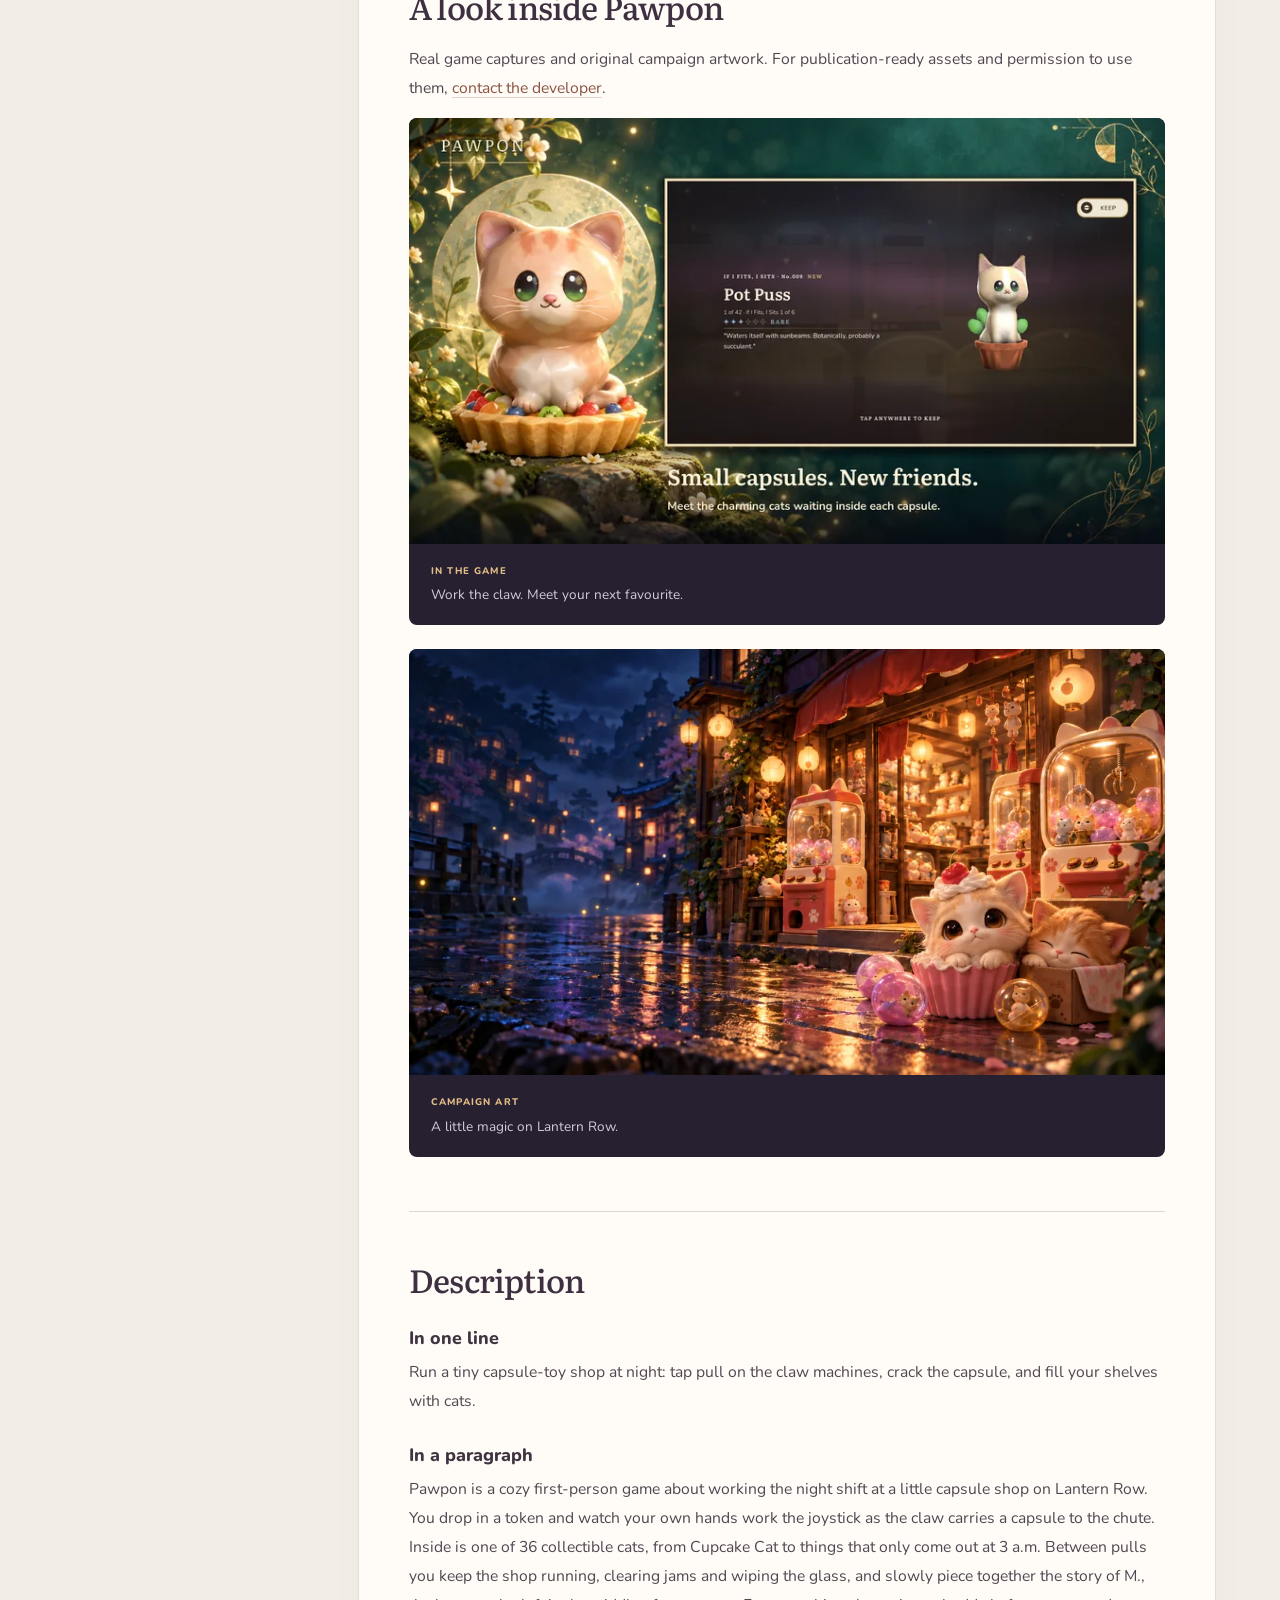
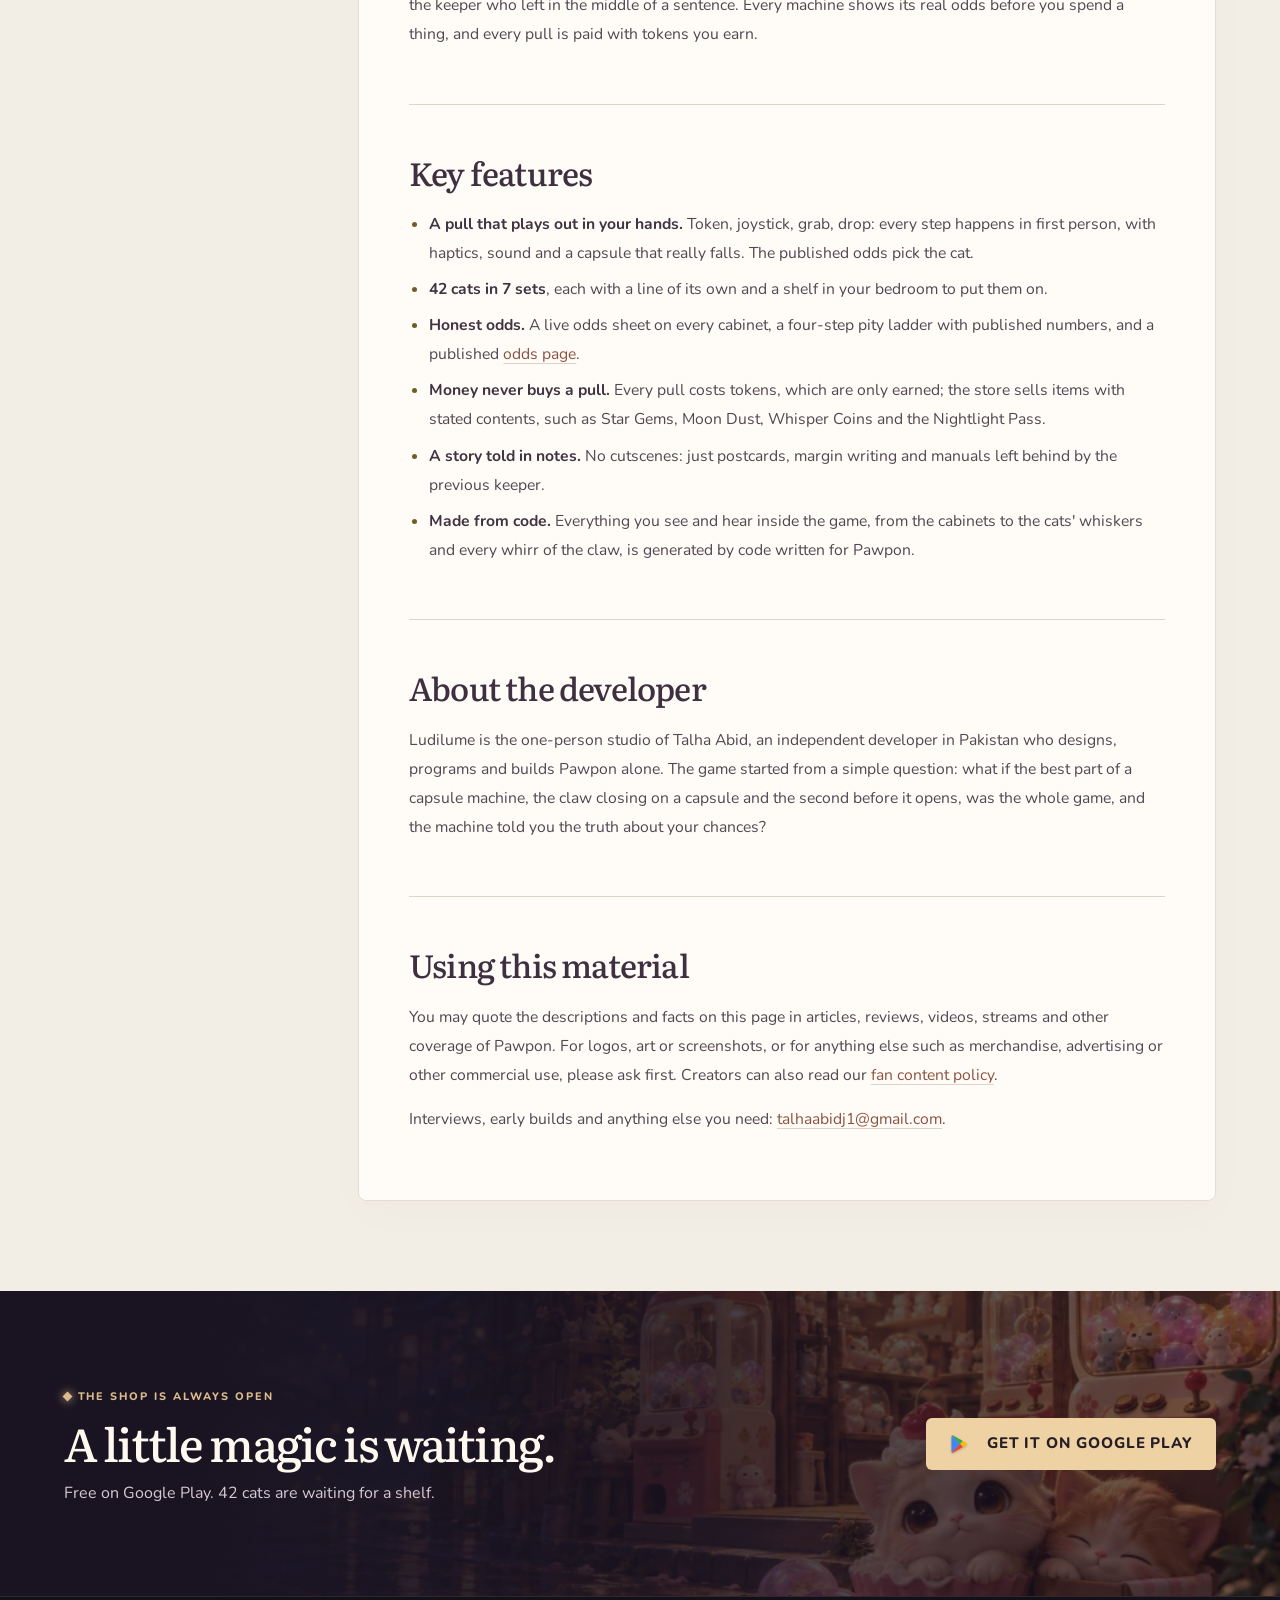
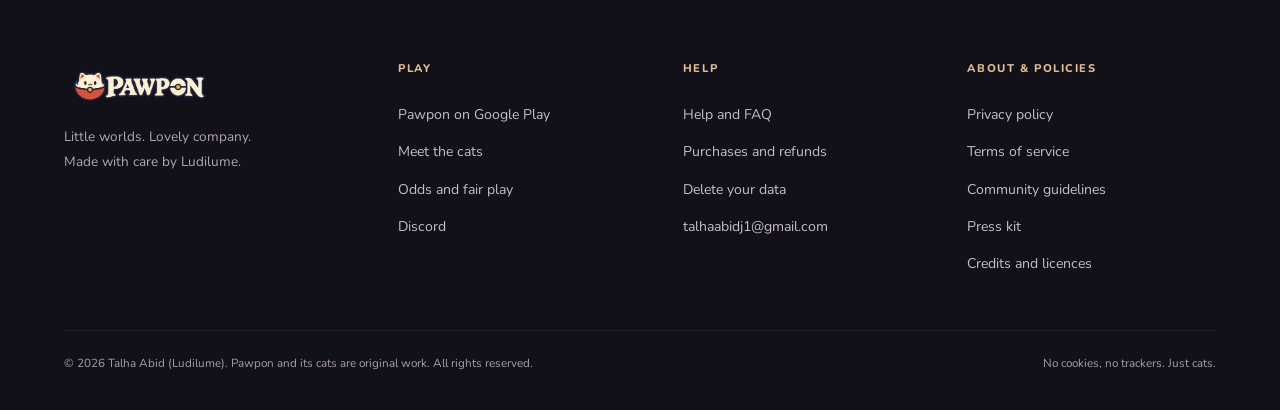
<file: press/index.html>
<!doctype html>
<html lang="en">
<head>
<meta charset="utf-8">
<meta name="viewport" content="width=device-width, initial-scale=1, viewport-fit=cover">
<title>Press kit · Pawpon</title>
<meta name="description" content="Pawpon press kit: fact sheet, game description, key features and press contact details.">
<link rel="canonical" href="https://pawpon.pages.dev/press/">
<meta name="theme-color" content="#120e16">
<meta name="color-scheme" content="light dark">
<meta name="author" content="Talha Abid">
<meta name="application-name" content="Pawpon">
<meta name="apple-mobile-web-app-title" content="Pawpon">
<meta property="og:type" content="article">
<meta property="og:site_name" content="Pawpon">
<meta property="og:locale" content="en_US">
<meta property="og:title" content="Press kit">
<meta property="og:description" content="Pawpon press kit: fact sheet, game description, key features and press contact details.">
<meta property="og:url" content="https://pawpon.pages.dev/press/">
<meta property="og:image" content="https://pawpon.pages.dev/assets/img/campaign/lantern-row-claw-social.jpg">
<meta property="og:image:width" content="1672">
<meta property="og:image:height" content="941">
<meta property="og:image:alt" content="Cats and rounded joystick-operated claw machines outside a lantern-lit Pawpon shop">
<meta name="twitter:card" content="summary_large_image">
<meta name="twitter:title" content="Press kit">
<meta name="twitter:description" content="Pawpon press kit: fact sheet, game description, key features and press contact details.">
<meta name="twitter:image" content="https://pawpon.pages.dev/assets/img/campaign/lantern-row-claw-social.jpg">
<link rel="icon" href="/favicon.ico?v=20261003b" sizes="48x48">
<link rel="icon" href="/favicon-32.png?v=20261003b" type="image/png" sizes="32x32">
<link rel="apple-touch-icon" href="/apple-touch-icon.png?v=20261003b">
<link rel="manifest" href="/site.webmanifest">
<link rel="preload" href="/assets/fonts/Literata-Variable.woff2" as="font" type="font/woff2" crossorigin>
<link rel="preload" href="/assets/fonts/Nunito-Variable.woff2" as="font" type="font/woff2" crossorigin>
<link rel="stylesheet" href="/assets/css/site.css?v=20261003b">
<link rel="stylesheet" href="/assets/css/landing.css?v=20261003b">
<link rel="stylesheet" href="/assets/css/pages.css?v=20261003b">
<script type="application/ld+json">{"@context":"https://schema.org","@graph":[{"@type":"WebSite","@id":"https://pawpon.pages.dev/#website","url":"https://pawpon.pages.dev/","name":"Pawpon","inLanguage":"en","publisher":{"@id":"https://pawpon.pages.dev/#studio"}},{"@type":"Organization","@id":"https://pawpon.pages.dev/#studio","name":"Ludilume Studios","alternateName":"Ludilume","description":"Independent game studio making cozy mobile games and apps.","url":"https://pawpon.pages.dev/","email":"talhaabidj1@gmail.com","logo":"https://pawpon.pages.dev/assets/img/icon-512.png","founder":{"@id":"https://pawpon.pages.dev/#developer"},"sameAs":["https://play.google.com/store/apps/developer?id=Ludilume","https://www.instagram.com/ludilumestudios/","https://www.youtube.com/@Kenomu","https://discord.gg/V4qutb4YAA"]},{"@type":"Person","@id":"https://pawpon.pages.dev/#developer","name":"Talha Abid","worksFor":{"@id":"https://pawpon.pages.dev/#studio"},"sameAs":["https://github.com/talhaabidj"]},{"@type":"WebPage","@id":"https://pawpon.pages.dev/press/#webpage","url":"https://pawpon.pages.dev/press/","name":"Press kit","description":"Pawpon press kit: fact sheet, game description, key features and press contact details.","isPartOf":{"@id":"https://pawpon.pages.dev/#website"},"inLanguage":"en","dateModified":"2026-09-26","breadcrumb":{"@type":"BreadcrumbList","itemListElement":[{"@type":"ListItem","position":1,"name":"Pawpon","item":"https://pawpon.pages.dev/"},{"@type":"ListItem","position":2,"name":"Press kit","item":"https://pawpon.pages.dev/press/"}]}}]}</script>
</head>
<body class="page-press page-document">
<a class="skip-link" href="#main">Skip to content</a>
<header class="site-header">
  <div class="wrap">
    <a class="brand" href="/" aria-label="Pawpon home">
      <img src="/assets/img/logo-440.webp" width="440" height="147" alt="Pawpon">
    </a>
    <button class="nav-toggle" type="button" aria-expanded="false" aria-controls="site-nav" aria-label="Menu"><span></span></button>
    <nav class="nav" id="site-nav" aria-label="Main">
      <a href="/#the-game">The game</a>
      <a href="/#the-cats">Cats</a>
      <a href="/support/">Help</a>
      <a href="/#try-a-turn">Try the claw</a>
      <a class="btn nav-play" href="https://play.google.com/store/apps/details?id=com.pawpon" rel="noopener"><svg class="play-logo" viewBox="0 0 24 24" aria-hidden="true"><path fill="#4285F4" d="M3.6 1.8 13.2 12 3.6 22.2a1.4 1.4 0 0 1-.6-1.2V3a1.4 1.4 0 0 1 .6-1.2z"/><path fill="#34A853" d="M3.6 1.8a1.5 1.5 0 0 1 1.5 0l11.6 6.7L13.2 12z"/><path fill="#FBBC04" d="m16.7 8.5 3.9 2.3a1.4 1.4 0 0 1 0 2.4l-3.9 2.3-3.5-3.5z"/><path fill="#EA4335" d="M13.2 12l3.5 3.5-11.6 6.7a1.5 1.5 0 0 1-1.5 0z"/></svg>Google Play</a>
    </nav>
  </div>
</header>
<main id="main">
<section class="guide-hero guide-art-lantern-row-claw" style="--art-pos: 82% 70%"><div class="guide-scene" aria-hidden="true"><picture><source media="(max-width: 700px)" srcset="/assets/img/campaign/lantern-row-claw-960.webp"><img src="/assets/img/campaign/lantern-row-claw.webp" width="1672" height="941" alt="" fetchpriority="high"></picture></div><div class="sky" data-stars="26" data-motes="9" aria-hidden="true"></div><div class="wrap guide-intro"><nav aria-label="Breadcrumb"><ol class="crumbs"><li><a href="/">Pawpon</a></li><li aria-current="page">Press kit</li></ol></nav><p class="eyebrow">For press and creators</p><h1>Press kit</h1><p class="lede">A tiny shop. A story worth sharing. Facts, visuals and a direct line to the developer.</p></div></section><div class="guide-content"><nav class="wrap guide-shortcuts" aria-label="Quick links"><a href="#fact-sheet"><span>The essentials</span><strong>Fact sheet</strong><b aria-hidden="true">→</b></a><a href="#visual-preview"><span>A closer look</span><strong>Visual preview</strong><b aria-hidden="true">→</b></a><a href="mailto:talhaabidj1@gmail.com?subject=Pawpon%20press"><span>Say hello</span><strong>Press enquiries</strong><b aria-hidden="true">→</b></a></nav><div class="wrap doc-layout"><aside class="toc" aria-label="On this page"><figure class="guide-host"><div class="host-capsule" aria-hidden="true"><img src="/assets/img/cats/meme-keyboard.webp" width="200" height="200" alt="" loading="lazy" decoding="async"></div><figcaption><span>Your host</span><strong>Key Masher</strong><small>Meme Meownia</small><em>Already typing your headline.</em></figcaption></figure><details><summary><h2>On this page</h2></summary><ol><li><a href="#fact-sheet">Fact sheet</a></li><li><a href="#visual-preview">A look inside Pawpon</a></li><li><a href="#description">Description</a></li><li><a href="#features">Key features</a></li><li><a href="#about-the-developer">About the developer</a></li><li><a href="#using-this-material">Using this material</a></li></ol></details><a class="toc-home" href="/">← Back to Lantern Row</a></aside><article class="paper" id="document"><h2 id="fact-sheet" style="margin-top:0;padding-top:0;border:0">Fact sheet</h2>
<dl class="facts">
  <dt>Game</dt><dd>Pawpon (on Google Play as <em>Pawpon: Cat Capsule Shop</em>)</dd>
  <dt>Developer</dt><dd>Ludilume, the one-person studio of Talha Abid</dd>
  <dt>Based in</dt><dd>Pakistan</dd>
  <dt>Platform</dt><dd>Android, on <a href="https://play.google.com/store/apps/details?id=com.pawpon" rel="noopener">Google Play</a></dd>
  <dt>Release</dt><dd>September 2026, free on Google Play</dd>
  <dt>Price</dt><dd>Free to play, with optional in-app purchases</dd>
  <dt>Genre</dt><dd>Cozy first-person collecting sim</dd>
  <dt>Players</dt><dd>Single player; internet required at startup for sign-in and cloud saves</dd>
  <dt>Engine</dt><dd>Godot</dd>
  <dt>Language</dt><dd>English</dd>
  <dt>Website</dt><dd><a href="/">https://pawpon.pages.dev</a></dd>
  <dt>Press contact</dt><dd><a href="mailto:talhaabidj1@gmail.com?subject=Pawpon%20press">talhaabidj1@gmail.com</a></dd>
</dl>

<h2 id="visual-preview">A look inside Pawpon</h2>
<p>Real game captures and original campaign artwork. For publication-ready assets and permission to use them, <a href="mailto:talhaabidj1@gmail.com?subject=Pawpon%20press%20assets">contact the developer</a>.</p>
<div class="press-preview">
<figure><img src="/assets/img/shots/02-small-capsules-800.webp" width="800" height="450" loading="lazy" alt="Pawpon gameplay showing the claw and capsule collection"><figcaption>IN THE GAME <span>Work the claw. Meet your next favourite.</span></figcaption></figure>
<figure><img src="/assets/img/campaign/lantern-row-claw-960.webp" width="960" height="540" loading="lazy" alt="Illustration of cats and rounded claw machines on Lantern Row"><figcaption>CAMPAIGN ART <span>A little magic on Lantern Row.</span></figcaption></figure>
</div>

<h2 id="description">Description</h2>
<h3>In one line</h3>
<p>Run a tiny capsule-toy shop at night: tap pull on the claw machines, crack the capsule, and fill your shelves with cats.</p>
<h3>In a paragraph</h3>
<p>Pawpon is a cozy first-person game about working the night shift at a little capsule shop on Lantern Row. You drop in a token and watch your own hands work the joystick as the claw carries a capsule to the chute. Inside is one of 36 collectible cats, from Cupcake Cat to things that only come out at 3 a.m. Between pulls you keep the shop running, clearing jams and wiping the glass, and slowly piece together the story of M., the keeper who left in the middle of a sentence. Every machine shows its real odds before you spend a thing, and every pull is paid with tokens you earn.</p>

<h2 id="features">Key features</h2>
<ul>
  <li><strong>A pull that plays out in your hands.</strong> Token, joystick, grab, drop: every step happens in first person, with haptics, sound and a capsule that really falls. The published odds pick the cat.</li>
  <li><strong>42 cats in 7 sets</strong>, each with a line of its own and a shelf in your bedroom to put them on.</li>
  <li><strong>Honest odds.</strong> A live odds sheet on every cabinet, a four-step pity ladder with published numbers, and a published <a href="/odds/">odds page</a>.</li>
  <li><strong>Money never buys a pull.</strong> Every pull costs tokens, which are only earned; the store sells items with stated contents, such as Star Gems, Moon Dust, Whisper Coins and the Nightlight Pass.</li>
  <li><strong>A story told in notes.</strong> No cutscenes: just postcards, margin writing and manuals left behind by the previous keeper.</li>
  <li><strong>Made from code.</strong> Everything you see and hear inside the game, from the cabinets to the cats' whiskers and every whirr of the claw, is generated by code written for Pawpon.</li>
</ul>

<h2 id="about-the-developer">About the developer</h2>
<p>Ludilume is the one-person studio of Talha Abid, an independent developer in Pakistan who designs, programs and builds Pawpon alone. The game started from a simple question: what if the best part of a capsule machine, the claw closing on a capsule and the second before it opens, was the whole game, and the machine told you the truth about your chances?</p>

<h2 id="using-this-material">Using this material</h2>
<p>You may quote the descriptions and facts on this page in articles, reviews, videos, streams and other coverage of Pawpon. For logos, art or screenshots, or for anything else such as merchandise, advertising or other commercial use, please ask first. Creators can also read our <a href="/community/#fan-content">fan content policy</a>.</p>
<p>Interviews, early builds and anything else you need: <a href="mailto:talhaabidj1@gmail.com?subject=Pawpon%20press">talhaabidj1@gmail.com</a>.</p>
</article></div></div><section class="guide-outro"><div class="guide-outro-art" aria-hidden="true"><img src="/assets/img/campaign/lantern-row-claw-960.webp" width="960" height="541" alt="" loading="lazy"></div><div class="wrap"><div><p class="eyebrow">The shop is always open</p><h2>A little magic is waiting.</h2><p>Free on Google Play. 42 cats are waiting for a shelf.</p></div><a class="btn" href="https://play.google.com/store/apps/details?id=com.pawpon" rel="noopener"><svg class="play-logo" viewBox="0 0 24 24" aria-hidden="true"><path fill="#4285F4" d="M3.6 1.8 13.2 12 3.6 22.2a1.4 1.4 0 0 1-.6-1.2V3a1.4 1.4 0 0 1 .6-1.2z"/><path fill="#34A853" d="M3.6 1.8a1.5 1.5 0 0 1 1.5 0l11.6 6.7L13.2 12z"/><path fill="#FBBC04" d="m16.7 8.5 3.9 2.3a1.4 1.4 0 0 1 0 2.4l-3.9 2.3-3.5-3.5z"/><path fill="#EA4335" d="M13.2 12l3.5 3.5-11.6 6.7a1.5 1.5 0 0 1-1.5 0z"/></svg>Get it on Google Play</a></div></section>
</main>
<footer class="site-footer">
  <div class="wrap">
    <div class="footer-grid">
      <div class="footer-brand">
        <img src="/assets/img/logo-440.webp" width="440" height="147" alt="Pawpon" loading="lazy">
        <p>Little worlds. Lovely company.<br>Made with care by Ludilume.</p>
      </div>
      <div>
        <h2>Play</h2>
        <ul>
          <li><a href="https://play.google.com/store/apps/details?id=com.pawpon" rel="noopener">Pawpon on Google Play</a></li>
          <li><a href="/#the-cats">Meet the cats</a></li>
          <li><a href="/odds/">Odds and fair play</a></li>
          <li><a href="https://discord.gg/V4qutb4YAA" rel="noopener">Discord</a></li>
        </ul>
      </div>
      <div>
        <h2>Help</h2>
        <ul>
          <li><a href="/support/">Help and FAQ</a></li>
          <li><a href="/support/#purchases">Purchases and refunds</a></li>
          <li><a href="/delete-data/">Delete your data</a></li>
          <li><a href="mailto:talhaabidj1@gmail.com">talhaabidj1@gmail.com</a></li>
        </ul>
      </div>
      <div>
        <h2>About &amp; policies</h2>
        <ul>
          <li><a href="/privacy/">Privacy policy</a></li>
          <li><a href="/terms/">Terms of service</a></li>
          <li><a href="/community/">Community guidelines</a></li>
          <li><a href="/press/">Press kit</a></li>
          <li><a href="/credits/">Credits and licences</a></li>
        </ul>
      </div>
    </div>
    <div class="footer-base">
      <p>&copy; 2026 Talha Abid (Ludilume). Pawpon and its cats are original work. All rights reserved.</p>
      <p>No cookies, no trackers. Just cats.</p>
    </div>
  </div>
</footer>
<script src="/assets/js/site.js?v=20261003b" defer></script>

</body>
</html>
</file>
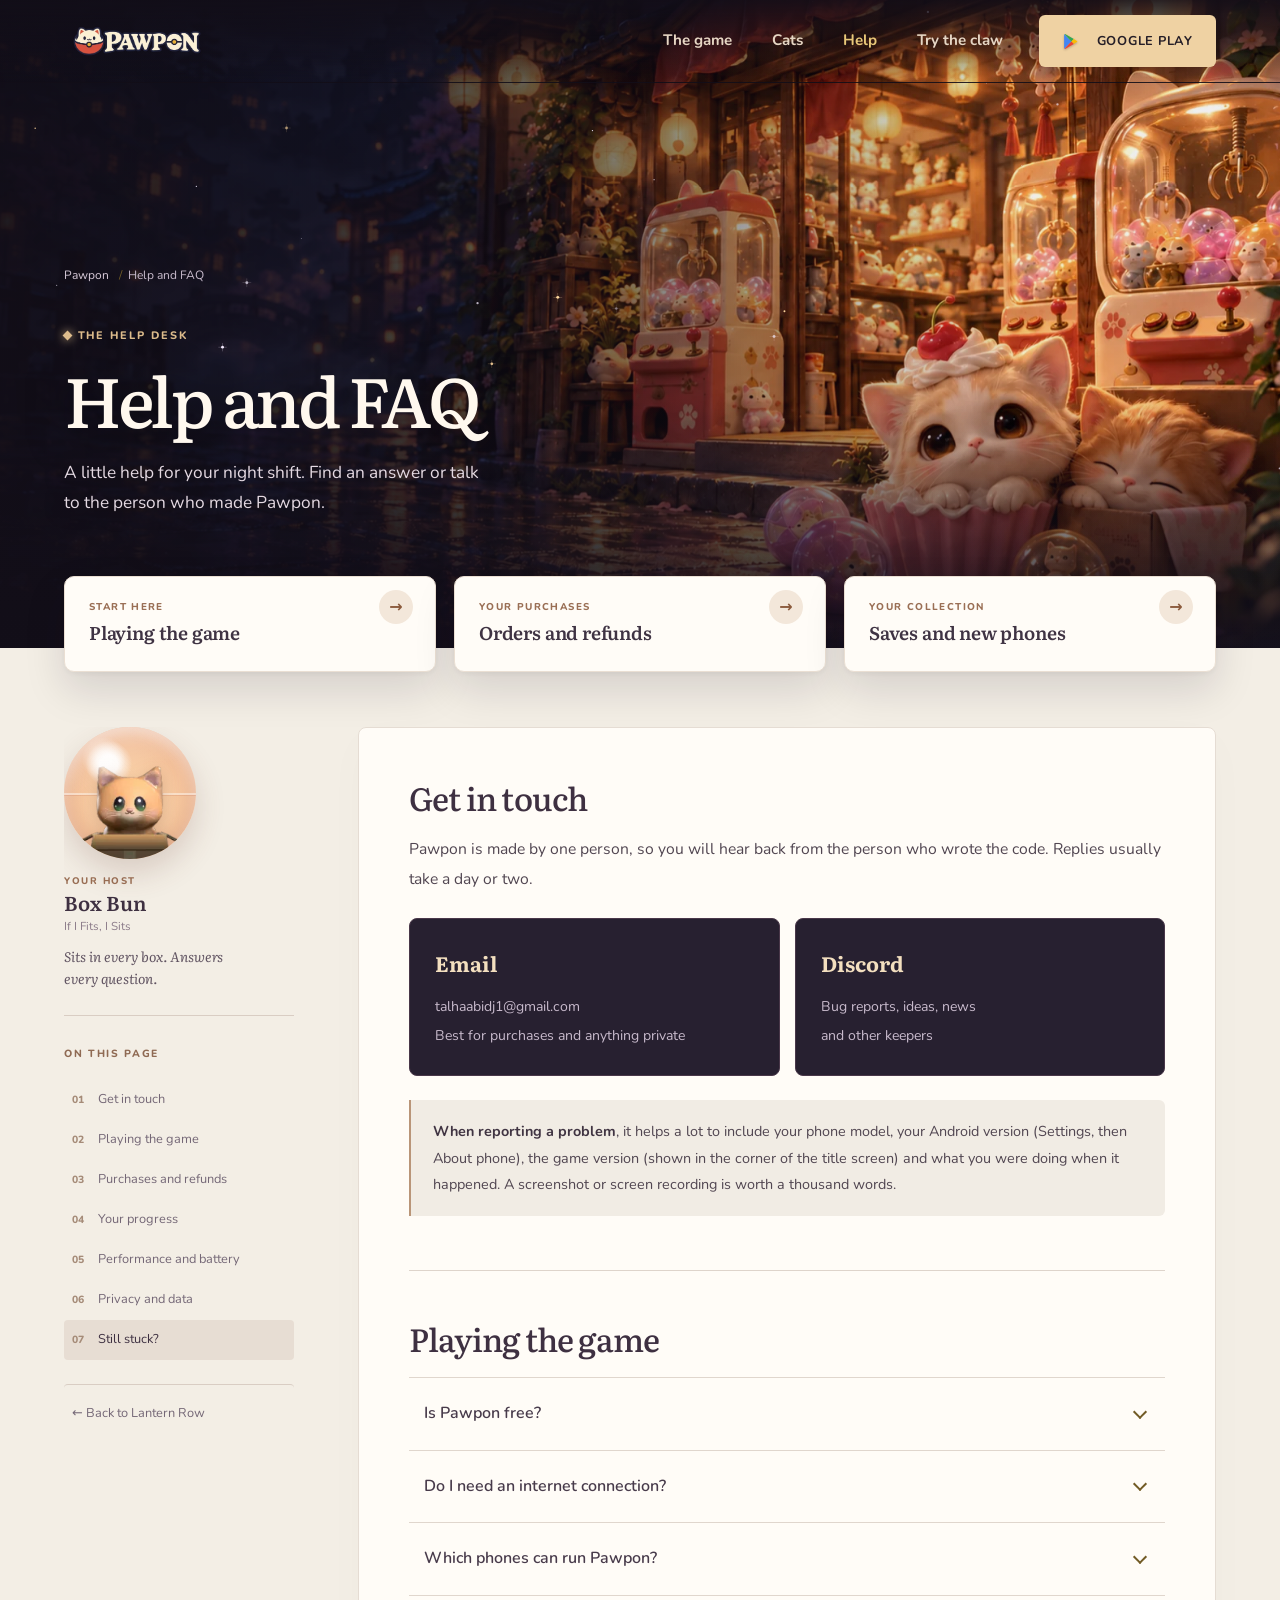
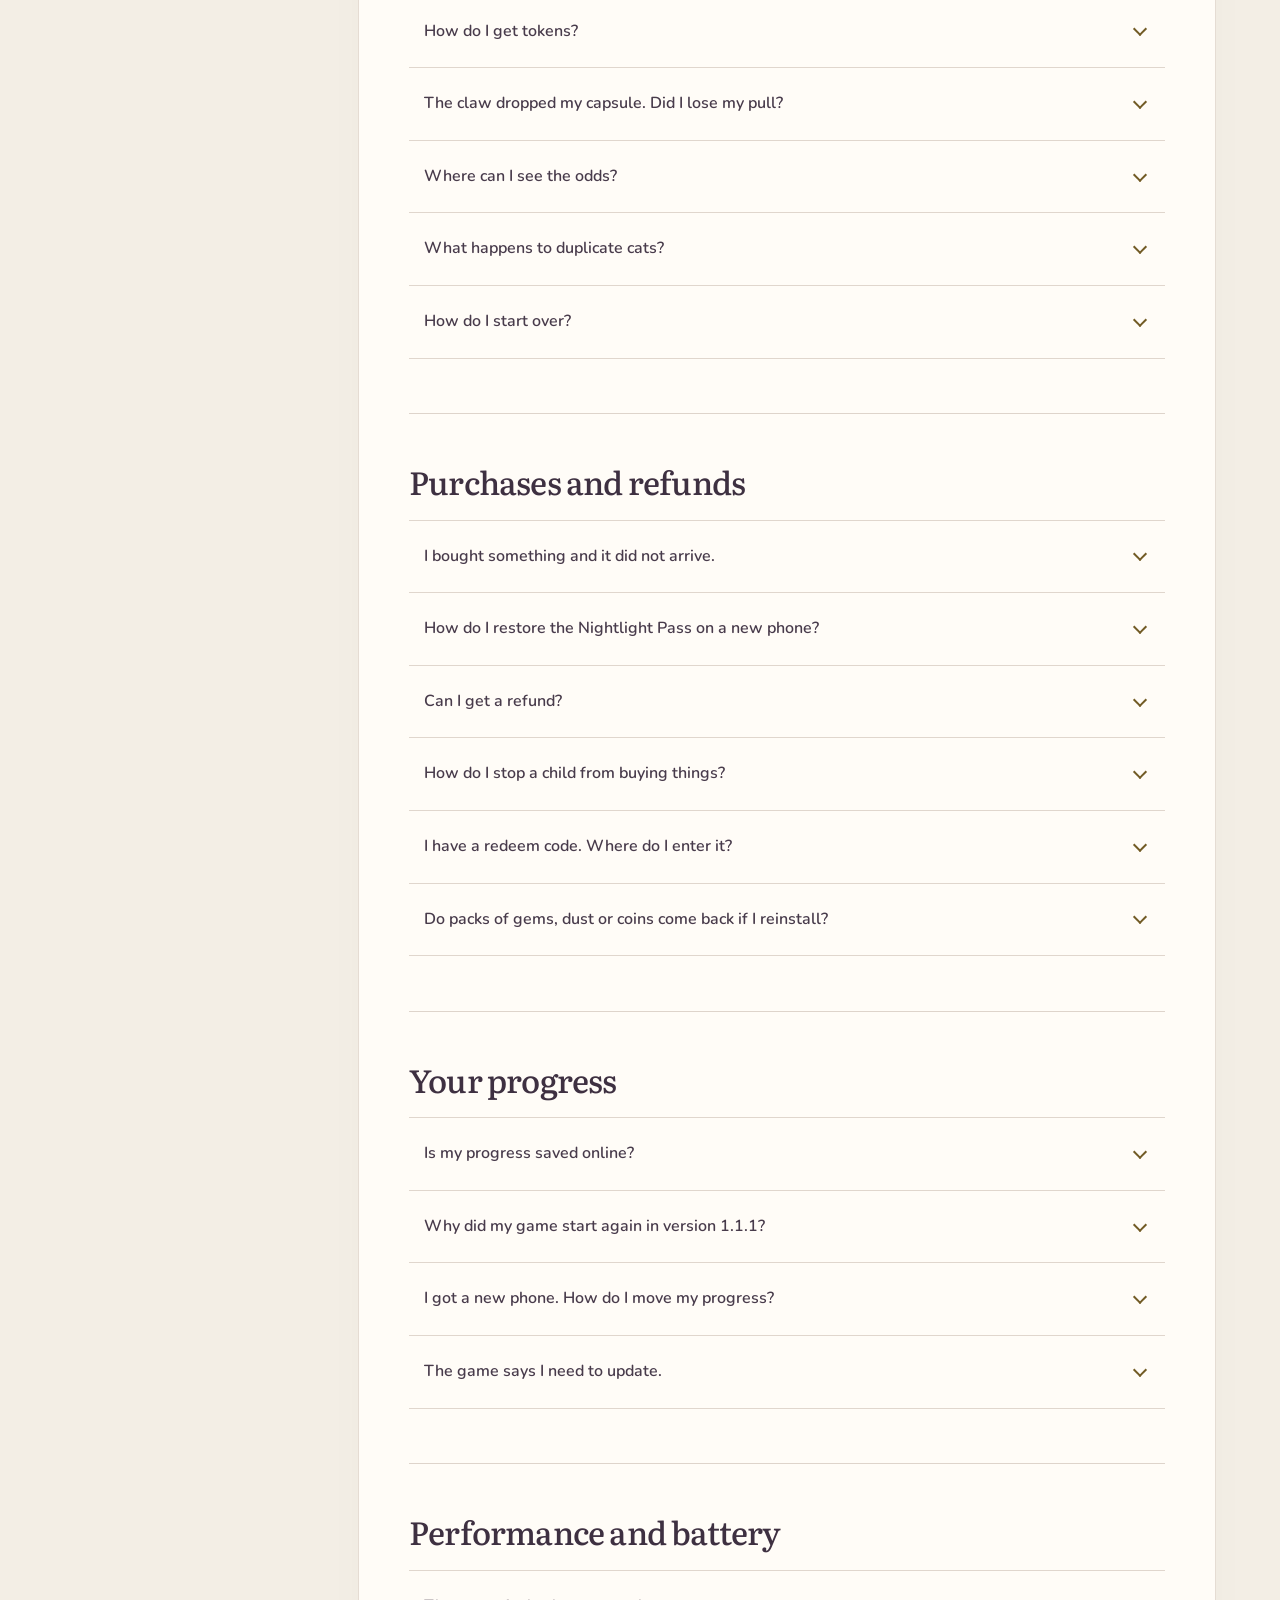
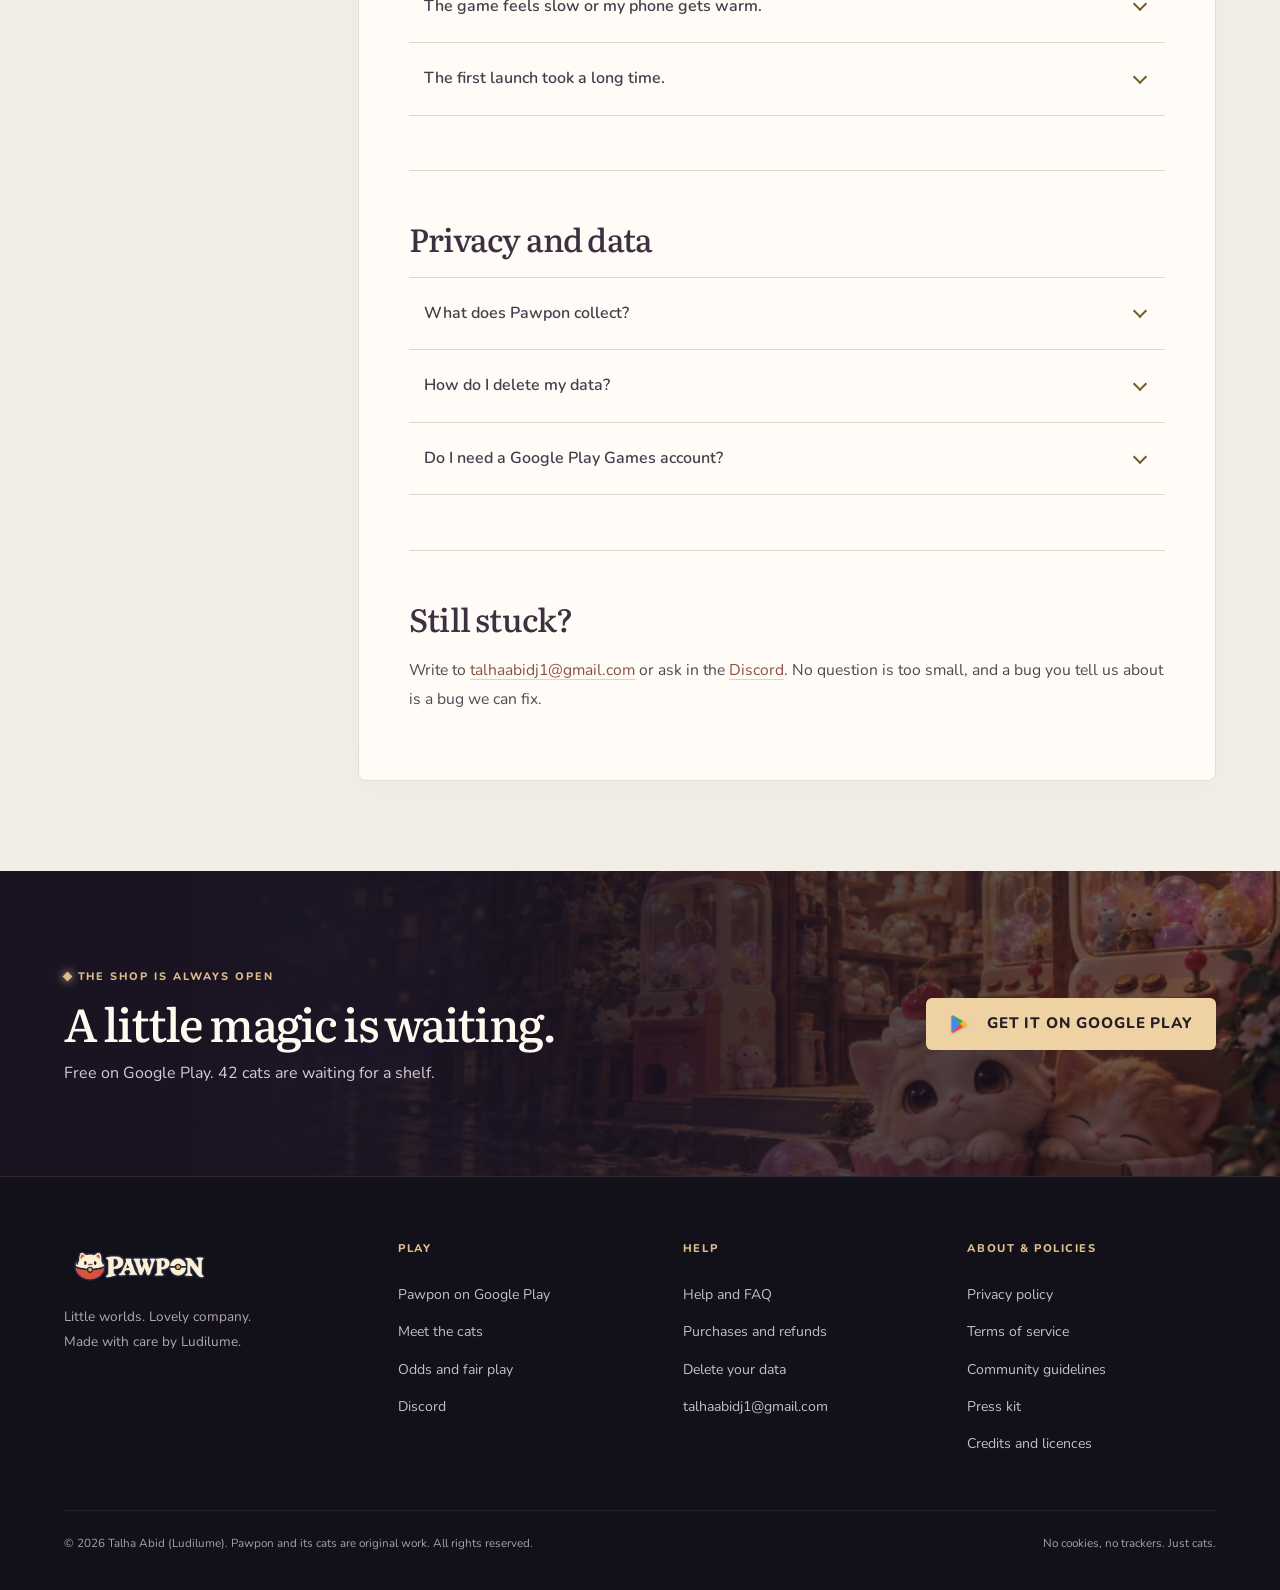
<file: support/index.html>
<!doctype html>
<html lang="en">
<head>
<meta charset="utf-8">
<meta name="viewport" content="width=device-width, initial-scale=1, viewport-fit=cover">
<title>Help and FAQ · Pawpon</title>
<meta name="description" content="Pawpon help: restoring purchases, refunds, moving to a new phone, performance tips, the claw dropping capsules, and how to reach the developer.">
<link rel="canonical" href="https://pawpon.pages.dev/support/">
<meta name="theme-color" content="#120e16">
<meta name="color-scheme" content="light dark">
<meta name="author" content="Talha Abid">
<meta name="application-name" content="Pawpon">
<meta name="apple-mobile-web-app-title" content="Pawpon">
<meta property="og:type" content="article">
<meta property="og:site_name" content="Pawpon">
<meta property="og:locale" content="en_US">
<meta property="og:title" content="Help and FAQ">
<meta property="og:description" content="Pawpon help: restoring purchases, refunds, moving to a new phone, performance tips, the claw dropping capsules, and how to reach the developer.">
<meta property="og:url" content="https://pawpon.pages.dev/support/">
<meta property="og:image" content="https://pawpon.pages.dev/assets/img/campaign/lantern-row-claw-social.jpg">
<meta property="og:image:width" content="1672">
<meta property="og:image:height" content="941">
<meta property="og:image:alt" content="Cats and rounded joystick-operated claw machines outside a lantern-lit Pawpon shop">
<meta name="twitter:card" content="summary_large_image">
<meta name="twitter:title" content="Help and FAQ">
<meta name="twitter:description" content="Pawpon help: restoring purchases, refunds, moving to a new phone, performance tips, the claw dropping capsules, and how to reach the developer.">
<meta name="twitter:image" content="https://pawpon.pages.dev/assets/img/campaign/lantern-row-claw-social.jpg">
<link rel="icon" href="/favicon.ico?v=20261003b" sizes="48x48">
<link rel="icon" href="/favicon-32.png?v=20261003b" type="image/png" sizes="32x32">
<link rel="apple-touch-icon" href="/apple-touch-icon.png?v=20261003b">
<link rel="manifest" href="/site.webmanifest">
<link rel="preload" href="/assets/fonts/Literata-Variable.woff2" as="font" type="font/woff2" crossorigin>
<link rel="preload" href="/assets/fonts/Nunito-Variable.woff2" as="font" type="font/woff2" crossorigin>
<link rel="stylesheet" href="/assets/css/site.css?v=20261003b">
<link rel="stylesheet" href="/assets/css/landing.css?v=20261003b">
<link rel="stylesheet" href="/assets/css/pages.css?v=20261003b">
<script type="application/ld+json">{"@context":"https://schema.org","@graph":[{"@type":"WebSite","@id":"https://pawpon.pages.dev/#website","url":"https://pawpon.pages.dev/","name":"Pawpon","inLanguage":"en","publisher":{"@id":"https://pawpon.pages.dev/#studio"}},{"@type":"Organization","@id":"https://pawpon.pages.dev/#studio","name":"Ludilume Studios","alternateName":"Ludilume","description":"Independent game studio making cozy mobile games and apps.","url":"https://pawpon.pages.dev/","email":"talhaabidj1@gmail.com","logo":"https://pawpon.pages.dev/assets/img/icon-512.png","founder":{"@id":"https://pawpon.pages.dev/#developer"},"sameAs":["https://play.google.com/store/apps/developer?id=Ludilume","https://www.instagram.com/ludilumestudios/","https://www.youtube.com/@Kenomu","https://discord.gg/V4qutb4YAA"]},{"@type":"Person","@id":"https://pawpon.pages.dev/#developer","name":"Talha Abid","worksFor":{"@id":"https://pawpon.pages.dev/#studio"},"sameAs":["https://github.com/talhaabidj"]},{"@type":"WebPage","@id":"https://pawpon.pages.dev/support/#webpage","url":"https://pawpon.pages.dev/support/","name":"Help and FAQ","description":"Pawpon help: restoring purchases, refunds, moving to a new phone, performance tips, the claw dropping capsules, and how to reach the developer.","isPartOf":{"@id":"https://pawpon.pages.dev/#website"},"inLanguage":"en","dateModified":"2026-09-26","breadcrumb":{"@type":"BreadcrumbList","itemListElement":[{"@type":"ListItem","position":1,"name":"Pawpon","item":"https://pawpon.pages.dev/"},{"@type":"ListItem","position":2,"name":"Help and FAQ","item":"https://pawpon.pages.dev/support/"}]}},{"@type":"FAQPage","@id":"https://pawpon.pages.dev/support/#faq","mainEntity":[{"@type":"Question","name":"Is Pawpon free?","acceptedAnswer":{"@type":"Answer","text":"Yes. You can play the whole game and collect all 36 cats in the machines without paying. The six Afterglow companions live in the Afterglow cabinet, which the optional Nightlight Pass opens for free. Packs of Star Gems, Moon Dust and Whisper Coins are also on sale, but random pulls are only ever paid with tokens you earn by playing."}},{"@type":"Question","name":"Do I need an internet connection?","acceptedAnswer":{"@type":"Answer","text":"Yes, to start the game. From version 1.1.1 Pawpon signs you in and saves your game to the cloud, so it needs Wi-Fi or mobile data when it opens. If you lose the connection while playing, your game keeps saving on the phone and catches up with the cloud when you reconnect."}},{"@type":"Question","name":"Which phones can run Pawpon?","acceptedAnswer":{"@type":"Answer","text":"Android 7.0 or newer with OpenGL ES 3.0 graphics, which covers nearly every phone made in the last several years. Pawpon is tested on modest, older hardware as well as newer phones."}},{"@type":"Question","name":"How do I get tokens?","acceptedAnswer":{"@type":"Answer","text":"Finish jobs during your shift to earn Moon Credits, then turn credits into tokens at the token terminal in the shop. You also get a free pull once a day, tokens for finishing sets, and sometimes a token from a lucky jackpot. Tokens are never sold."}},{"@type":"Question","name":"The claw dropped my capsule. Did I lose my pull?","acceptedAnswer":{"@type":"Answer","text":"No. A dropped capsule never costs anything. Try again for free: the chance of another slip halves each time, and the third try always lands. The cat inside was already decided and does not change."}},{"@type":"Question","name":"Where can I see the odds?","acceptedAnswer":{"@type":"Answer","text":"Every cabinet in the game has an odds sheet you can open before pulling, worked out for your current pity progress. The starting odds for every cabinet, the pity ladder and everything else that affects a pull are on our odds page ."}},{"@type":"Question","name":"What happens to duplicate cats?","acceptedAnswer":{"@type":"Answer","text":"A duplicate turns into Moon Dust, which you can spend to rescue a specific cat you are still missing. The Wonder Exchange cabinet holds every regular cat, so it is a good place to pull when one set is nearly done."}},{"@type":"Question","name":"How do I start over?","acceptedAnswer":{"@type":"Answer","text":"Open Settings, then Account, then Reset player data . This permanently clears your collection, currencies and progress, so be sure. It does not refund purchases, and the Nightlight Pass can be restored afterwards."}},{"@type":"Question","name":"I bought something and it did not arrive.","acceptedAnswer":{"@type":"Answer","text":"First, make sure you are online, close the game completely and open it again; purchases that were interrupted are usually delivered on the next start. If it still has not arrived, open Settings, then Account, and tap Restore purchases . If that does not fix it, email us with your Google Play order number (it starts with GPA. and is in Google's receipt email) and we will sort it out."}},{"@type":"Question","name":"How do I restore the Nightlight Pass on a new phone?","acceptedAnswer":{"@type":"Answer","text":"Sign in to the new phone with the same Google account you bought it with, install Pawpon, then go to Settings, then Account, and tap Restore purchases (the same button is in your wallet in the shop). The Pass comes back with the Afterglow cabinet and its bedroom and shop looks. The companions you have already pulled, and its one-time gift of gems, dust and coins, are part of your save, like a pack."}},{"@type":"Question","name":"Can I get a refund?","acceptedAnswer":{"@type":"Answer","text":"Within 48 hours of buying, you can usually request a refund yourself from your Google Play order history . After that, email us with your order number and tell us what happened, and we will help where we fairly can. Google's rules are on its refund policy page . Refunded items may be removed from your game."}},{"@type":"Question","name":"How do I stop a child from buying things?","acceptedAnswer":{"@type":"Answer","text":"In the Google Play Store app, open your profile, then Settings, then Authentication, and require authentication for all purchases. For more control, Google Family Link lets you approve every purchase."}},{"@type":"Question","name":"I have a redeem code. Where do I enter it?","acceptedAnswer":{"@type":"Answer","text":"In the shop, open your wallet and find the Have a code? box under Restore purchases . Type the code and tap Redeem , and the reward is added straight away. Capitals, spaces and dashes do not matter. Each code works once, and some codes expire, so check the date where you found it."}},{"@type":"Question","name":"Do packs of gems, dust or coins come back if I reinstall?","acceptedAnswer":{"@type":"Answer","text":"Currency packs are used up when they are delivered, so they become part of your save file rather than something Google Play can restore. If your save comes back through Android backup, so do they. If you have lost a purchase because of a problem on our side, email us and we will look at it."}},{"@type":"Question","name":"Is my progress saved online?","acceptedAnswer":{"@type":"Answer","text":"Yes, from version 1.1.1. Your game is saved on your phone and, a few moments later, to your Pawpon account in the cloud. Settings, then Account shows when it last saved. A guest account's game can only come back on the same phone, so bind an email (Settings, then Account) to keep it safe."}},{"@type":"Question","name":"Why did my game start again in version 1.1.1?","acceptedAnswer":{"@type":"Answer","text":"Version 1.1.1 added accounts and cloud saves, and every keeper started a new shop with it. Everything you had bought was paid back into your new wallet, and the Nightlight Pass stayed yours. If you redeemed a code before, you can enter it once more."}},{"@type":"Question","name":"I got a new phone. How do I move my progress?","acceptedAnswer":{"@type":"Answer","text":"Install Pawpon on the new phone and sign in the way you did on the old one: with the same email address, or with Play Games. Your game comes down from the cloud. If both phones have progress, Pawpon shows you both and asks which to keep. Guests cannot move a game to another phone, so bind an email on the old phone first (Settings, then Account, then Bind an email)."}},{"@type":"Question","name":"The game says I need to update.","acceptedAnswer":{"@type":"Answer","text":"Sometimes an older version has a problem serious enough that it should not be played. When that happens, the game shows a notice with a button that opens Pawpon on Google Play. Update there and your progress carries straight on."}},{"@type":"Question","name":"The game feels slow or my phone gets warm.","acceptedAnswer":{"@type":"Answer","text":"Open Settings, then Display, and set Quality to Low or Medium. Turning off Glow helps on older phones too. Closing other apps and letting the phone cool down also makes a difference. If it is still struggling, tell us your phone model so we can look at it."}},{"@type":"Question","name":"The first launch took a long time.","acceptedAnswer":{"@type":"Answer","text":"On its first run the game prepares its graphics for your particular phone, which can take a while on some devices. Later launches are much faster, because your phone remembers the work."}},{"@type":"Question","name":"What does Pawpon collect?","acceptedAnswer":{"@type":"Answer","text":"Very little. Your Pawpon account holds an account ID, your email address if you chose to sign in with one, and a copy of your game, kept with Google Firebase. Purchases, Play Games sign-in and optional ads involve Google and RevenueCat, and our privacy policy explains exactly what each one receives. You can delete your account in the game at any time (Settings, then Account)."}},{"@type":"Question","name":"How do I delete my data?","acceptedAnswer":{"@type":"Answer","text":"See Delete your data . You can clear your game yourself in seconds, and ask us by email to delete the purchase records we hold."}},{"@type":"Question","name":"Do I need a Google Play Games account?","acceptedAnswer":{"@type":"Answer","text":"No. Play Games is one way to sign in, with one tap. You can also sign in with an email address or play as a guest."}}]}]}</script>
</head>
<body class="page-support page-document">
<a class="skip-link" href="#main">Skip to content</a>
<header class="site-header">
  <div class="wrap">
    <a class="brand" href="/" aria-label="Pawpon home">
      <img src="/assets/img/logo-440.webp" width="440" height="147" alt="Pawpon">
    </a>
    <button class="nav-toggle" type="button" aria-expanded="false" aria-controls="site-nav" aria-label="Menu"><span></span></button>
    <nav class="nav" id="site-nav" aria-label="Main">
      <a href="/#the-game">The game</a>
      <a href="/#the-cats">Cats</a>
      <a href="/support/" aria-current="page">Help</a>
      <a href="/#try-a-turn">Try the claw</a>
      <a class="btn nav-play" href="https://play.google.com/store/apps/details?id=com.pawpon" rel="noopener"><svg class="play-logo" viewBox="0 0 24 24" aria-hidden="true"><path fill="#4285F4" d="M3.6 1.8 13.2 12 3.6 22.2a1.4 1.4 0 0 1-.6-1.2V3a1.4 1.4 0 0 1 .6-1.2z"/><path fill="#34A853" d="M3.6 1.8a1.5 1.5 0 0 1 1.5 0l11.6 6.7L13.2 12z"/><path fill="#FBBC04" d="m16.7 8.5 3.9 2.3a1.4 1.4 0 0 1 0 2.4l-3.9 2.3-3.5-3.5z"/><path fill="#EA4335" d="M13.2 12l3.5 3.5-11.6 6.7a1.5 1.5 0 0 1-1.5 0z"/></svg>Google Play</a>
    </nav>
  </div>
</header>
<main id="main">
<section class="guide-hero guide-art-lantern-row-claw" style="--art-pos: 70% 55%"><div class="guide-scene" aria-hidden="true"><picture><source media="(max-width: 700px)" srcset="/assets/img/campaign/lantern-row-claw-960.webp"><img src="/assets/img/campaign/lantern-row-claw.webp" width="1672" height="941" alt="" fetchpriority="high"></picture></div><div class="sky" data-stars="26" data-motes="9" aria-hidden="true"></div><div class="wrap guide-intro"><nav aria-label="Breadcrumb"><ol class="crumbs"><li><a href="/">Pawpon</a></li><li aria-current="page">Help and FAQ</li></ol></nav><p class="eyebrow">The help desk</p><h1>Help and FAQ</h1><p class="lede">A little help for your night shift. Find an answer or talk to the person who made Pawpon.</p></div></section><div class="guide-content"><nav class="wrap guide-shortcuts" aria-label="Quick links"><a href="#getting-started"><span>Start here</span><strong>Playing the game</strong><b aria-hidden="true">→</b></a><a href="#purchases"><span>Your purchases</span><strong>Orders and refunds</strong><b aria-hidden="true">→</b></a><a href="#your-progress"><span>Your collection</span><strong>Saves and new phones</strong><b aria-hidden="true">→</b></a></nav><div class="wrap doc-layout"><aside class="toc" aria-label="On this page"><figure class="guide-host"><div class="host-capsule" aria-hidden="true"><img src="/assets/img/cats/fits-cardboard-box.webp" width="200" height="200" alt="" loading="lazy" decoding="async"></div><figcaption><span>Your host</span><strong>Box Bun</strong><small>If I Fits, I Sits</small><em>Sits in every box. Answers every question.</em></figcaption></figure><details><summary><h2>On this page</h2></summary><ol><li><a href="#contact">Get in touch</a></li><li><a href="#getting-started">Playing the game</a></li><li><a href="#purchases">Purchases and refunds</a></li><li><a href="#your-progress">Your progress</a></li><li><a href="#performance">Performance and battery</a></li><li><a href="#privacy-and-data">Privacy and data</a></li><li><a href="#still-stuck">Still stuck?</a></li></ol></details><a class="toc-home" href="/">← Back to Lantern Row</a></aside><article class="paper" id="document"><h2 id="contact" style="margin-top:0;padding-top:0;border:0">Get in touch</h2>
<p>Pawpon is made by one person, so you will hear back from the person who wrote the code. Replies usually take a day or two.</p>
<div class="contact-cards">
  <a class="contact-card" href="mailto:talhaabidj1@gmail.com?subject=Pawpon%20help"><b>Email</b><small>talhaabidj1@gmail.com<br>Best for purchases and anything private</small></a>
  <a class="contact-card" href="https://discord.gg/V4qutb4YAA" rel="noopener"><b>Discord</b><small>Bug reports, ideas, news<br>and other keepers</small></a>
</div>
<div class="note">
  <p><strong>When reporting a problem</strong>, it helps a lot to include your phone model, your Android version (Settings, then About phone), the game version (shown in the corner of the title screen) and what you were doing when it happened. A screenshot or screen recording is worth a thousand words.</p>
</div>

<h2 id="getting-started">Playing the game</h2>
<div class="faq">
  <details>
    <summary>Is Pawpon free?</summary>
    <div class="answer"><p>Yes. You can play the whole game and collect all 36 cats in the machines without paying. The six Afterglow companions live in the Afterglow cabinet, which the optional Nightlight Pass opens for free. Packs of Star Gems, Moon Dust and Whisper Coins are also on sale, but random pulls are only ever paid with tokens you earn by playing.</p></div>
  </details>
  <details>
    <summary>Do I need an internet connection?</summary>
    <div class="answer"><p>Yes, to start the game. From version 1.1.1 Pawpon signs you in and saves your game to the cloud, so it needs Wi-Fi or mobile data when it opens. If you lose the connection while playing, your game keeps saving on the phone and catches up with the cloud when you reconnect.</p></div>
  </details>
  <details>
    <summary>Which phones can run Pawpon?</summary>
    <div class="answer"><p>Android 7.0 or newer with OpenGL ES 3.0 graphics, which covers nearly every phone made in the last several years. Pawpon is tested on modest, older hardware as well as newer phones.</p></div>
  </details>
  <details>
    <summary>How do I get tokens?</summary>
    <div class="answer"><p>Finish jobs during your shift to earn Moon Credits, then turn credits into tokens at the token terminal in the shop. You also get a free pull once a day, tokens for finishing sets, and sometimes a token from a lucky jackpot. Tokens are never sold.</p></div>
  </details>
  <details>
    <summary>The claw dropped my capsule. Did I lose my pull?</summary>
    <div class="answer"><p>No. A dropped capsule never costs anything. Try again for free: the chance of another slip halves each time, and the third try always lands. The cat inside was already decided and does not change.</p></div>
  </details>
  <details>
    <summary>Where can I see the odds?</summary>
    <div class="answer"><p>Every cabinet in the game has an odds sheet you can open before pulling, worked out for your current pity progress. The starting odds for every cabinet, the pity ladder and everything else that affects a pull are on our <a href="/odds/">odds page</a>.</p></div>
  </details>
  <details>
    <summary>What happens to duplicate cats?</summary>
    <div class="answer"><p>A duplicate turns into Moon Dust, which you can spend to rescue a specific cat you are still missing. The Wonder Exchange cabinet holds every regular cat, so it is a good place to pull when one set is nearly done.</p></div>
  </details>
  <details>
    <summary>How do I start over?</summary>
    <div class="answer"><p>Open Settings, then Account, then <em>Reset player data</em>. This permanently clears your collection, currencies and progress, so be sure. It does not refund purchases, and the Nightlight Pass can be restored afterwards.</p></div>
  </details>
</div>

<h2 id="purchases">Purchases and refunds</h2>
<div class="faq">
  <details>
    <summary>I bought something and it did not arrive.</summary>
    <div class="answer"><p>First, make sure you are online, close the game completely and open it again; purchases that were interrupted are usually delivered on the next start. If it still has not arrived, open Settings, then Account, and tap <em>Restore purchases</em>. If that does not fix it, email us with your Google Play order number (it starts with GPA. and is in Google's receipt email) and we will sort it out.</p></div>
  </details>
  <details>
    <summary>How do I restore the Nightlight Pass on a new phone?</summary>
    <div class="answer"><p>Sign in to the new phone with the same Google account you bought it with, install Pawpon, then go to Settings, then Account, and tap <em>Restore purchases</em> (the same button is in your wallet in the shop). The Pass comes back with the Afterglow cabinet and its bedroom and shop looks. The companions you have already pulled, and its one-time gift of gems, dust and coins, are part of your save, like a pack.</p></div>
  </details>
  <details>
    <summary>Can I get a refund?</summary>
    <div class="answer"><p>Within 48 hours of buying, you can usually request a refund yourself from your <a href="https://play.google.com/store/account/orderhistory" rel="noopener">Google Play order history</a>. After that, email us with your order number and tell us what happened, and we will help where we fairly can. Google's rules are on its <a href="https://support.google.com/googleplay/answer/2479637" rel="noopener">refund policy page</a>. Refunded items may be removed from your game.</p></div>
  </details>
  <details>
    <summary>How do I stop a child from buying things?</summary>
    <div class="answer"><p>In the Google Play Store app, open your profile, then Settings, then Authentication, and require authentication for all purchases. For more control, <a href="https://families.google/familylink/" rel="noopener">Google Family Link</a> lets you approve every purchase.</p></div>
  </details>
  <details>
    <summary>I have a redeem code. Where do I enter it?</summary>
    <div class="answer"><p>In the shop, open your wallet and find the <em>Have a code?</em> box under <em>Restore purchases</em>. Type the code and tap <em>Redeem</em>, and the reward is added straight away. Capitals, spaces and dashes do not matter. Each code works once, and some codes expire, so check the date where you found it.</p></div>
  </details>
  <details>
    <summary>Do packs of gems, dust or coins come back if I reinstall?</summary>
    <div class="answer"><p>Currency packs are used up when they are delivered, so they become part of your save file rather than something Google Play can restore. If your save comes back through Android backup, so do they. If you have lost a purchase because of a problem on our side, email us and we will look at it.</p></div>
  </details>
</div>

<h2 id="your-progress">Your progress</h2>
<div class="faq">
  <details>
    <summary>Is my progress saved online?</summary>
    <div class="answer"><p>Yes, from version 1.1.1. Your game is saved on your phone and, a few moments later, to your Pawpon account in the cloud. Settings, then Account shows when it last saved. A guest account's game can only come back on the same phone, so bind an email (Settings, then Account) to keep it safe.</p></div>
  </details>
  <details>
    <summary>Why did my game start again in version 1.1.1?</summary>
    <div class="answer"><p>Version 1.1.1 added accounts and cloud saves, and every keeper started a new shop with it. Everything you had bought was paid back into your new wallet, and the Nightlight Pass stayed yours. If you redeemed a code before, you can enter it once more.</p></div>
  </details>
  <details>
    <summary>I got a new phone. How do I move my progress?</summary>
    <div class="answer"><p>Install Pawpon on the new phone and sign in the way you did on the old one: with the same email address, or with Play Games. Your game comes down from the cloud. If both phones have progress, Pawpon shows you both and asks which to keep. Guests cannot move a game to another phone, so bind an email on the old phone first (Settings, then Account, then Bind an email).</p></div>
  </details>
  <details>
    <summary>The game says I need to update.</summary>
    <div class="answer"><p>Sometimes an older version has a problem serious enough that it should not be played. When that happens, the game shows a notice with a button that opens Pawpon on Google Play. Update there and your progress carries straight on.</p></div>
  </details>
</div>

<h2 id="performance">Performance and battery</h2>
<div class="faq">
  <details>
    <summary>The game feels slow or my phone gets warm.</summary>
    <div class="answer"><p>Open Settings, then Display, and set Quality to Low or Medium. Turning off Glow helps on older phones too. Closing other apps and letting the phone cool down also makes a difference. If it is still struggling, tell us your phone model so we can look at it.</p></div>
  </details>
  <details>
    <summary>The first launch took a long time.</summary>
    <div class="answer"><p>On its first run the game prepares its graphics for your particular phone, which can take a while on some devices. Later launches are much faster, because your phone remembers the work.</p></div>
  </details>
</div>

<h2 id="privacy-and-data">Privacy and data</h2>
<div class="faq">
  <details>
    <summary>What does Pawpon collect?</summary>
    <div class="answer"><p>Very little. Your Pawpon account holds an account ID, your email address if you chose to sign in with one, and a copy of your game, kept with Google Firebase. Purchases, Play Games sign-in and optional ads involve Google and RevenueCat, and our <a href="/privacy/">privacy policy</a> explains exactly what each one receives. You can delete your account in the game at any time (Settings, then Account).</p></div>
  </details>
  <details>
    <summary>How do I delete my data?</summary>
    <div class="answer"><p>See <a href="/delete-data/">Delete your data</a>. You can clear your game yourself in seconds, and ask us by email to delete the purchase records we hold.</p></div>
  </details>
  <details>
    <summary>Do I need a Google Play Games account?</summary>
    <div class="answer"><p>No. Play Games is one way to sign in, with one tap. You can also sign in with an email address or play as a guest.</p></div>
  </details>
</div>

<h2 id="still-stuck">Still stuck?</h2>
<p>Write to <a href="mailto:talhaabidj1@gmail.com?subject=Pawpon%20help">talhaabidj1@gmail.com</a> or ask in the <a href="https://discord.gg/V4qutb4YAA" rel="noopener">Discord</a>. No question is too small, and a bug you tell us about is a bug we can fix.</p>
</article></div></div><section class="guide-outro"><div class="guide-outro-art" aria-hidden="true"><img src="/assets/img/campaign/lantern-row-claw-960.webp" width="960" height="541" alt="" loading="lazy"></div><div class="wrap"><div><p class="eyebrow">The shop is always open</p><h2>A little magic is waiting.</h2><p>Free on Google Play. 42 cats are waiting for a shelf.</p></div><a class="btn" href="https://play.google.com/store/apps/details?id=com.pawpon" rel="noopener"><svg class="play-logo" viewBox="0 0 24 24" aria-hidden="true"><path fill="#4285F4" d="M3.6 1.8 13.2 12 3.6 22.2a1.4 1.4 0 0 1-.6-1.2V3a1.4 1.4 0 0 1 .6-1.2z"/><path fill="#34A853" d="M3.6 1.8a1.5 1.5 0 0 1 1.5 0l11.6 6.7L13.2 12z"/><path fill="#FBBC04" d="m16.7 8.5 3.9 2.3a1.4 1.4 0 0 1 0 2.4l-3.9 2.3-3.5-3.5z"/><path fill="#EA4335" d="M13.2 12l3.5 3.5-11.6 6.7a1.5 1.5 0 0 1-1.5 0z"/></svg>Get it on Google Play</a></div></section>
</main>
<footer class="site-footer">
  <div class="wrap">
    <div class="footer-grid">
      <div class="footer-brand">
        <img src="/assets/img/logo-440.webp" width="440" height="147" alt="Pawpon" loading="lazy">
        <p>Little worlds. Lovely company.<br>Made with care by Ludilume.</p>
      </div>
      <div>
        <h2>Play</h2>
        <ul>
          <li><a href="https://play.google.com/store/apps/details?id=com.pawpon" rel="noopener">Pawpon on Google Play</a></li>
          <li><a href="/#the-cats">Meet the cats</a></li>
          <li><a href="/odds/">Odds and fair play</a></li>
          <li><a href="https://discord.gg/V4qutb4YAA" rel="noopener">Discord</a></li>
        </ul>
      </div>
      <div>
        <h2>Help</h2>
        <ul>
          <li><a href="/support/">Help and FAQ</a></li>
          <li><a href="/support/#purchases">Purchases and refunds</a></li>
          <li><a href="/delete-data/">Delete your data</a></li>
          <li><a href="mailto:talhaabidj1@gmail.com">talhaabidj1@gmail.com</a></li>
        </ul>
      </div>
      <div>
        <h2>About &amp; policies</h2>
        <ul>
          <li><a href="/privacy/">Privacy policy</a></li>
          <li><a href="/terms/">Terms of service</a></li>
          <li><a href="/community/">Community guidelines</a></li>
          <li><a href="/press/">Press kit</a></li>
          <li><a href="/credits/">Credits and licences</a></li>
        </ul>
      </div>
    </div>
    <div class="footer-base">
      <p>&copy; 2026 Talha Abid (Ludilume). Pawpon and its cats are original work. All rights reserved.</p>
      <p>No cookies, no trackers. Just cats.</p>
    </div>
  </div>
</footer>
<script src="/assets/js/site.js?v=20261003b" defer></script>

</body>
</html>
</file>
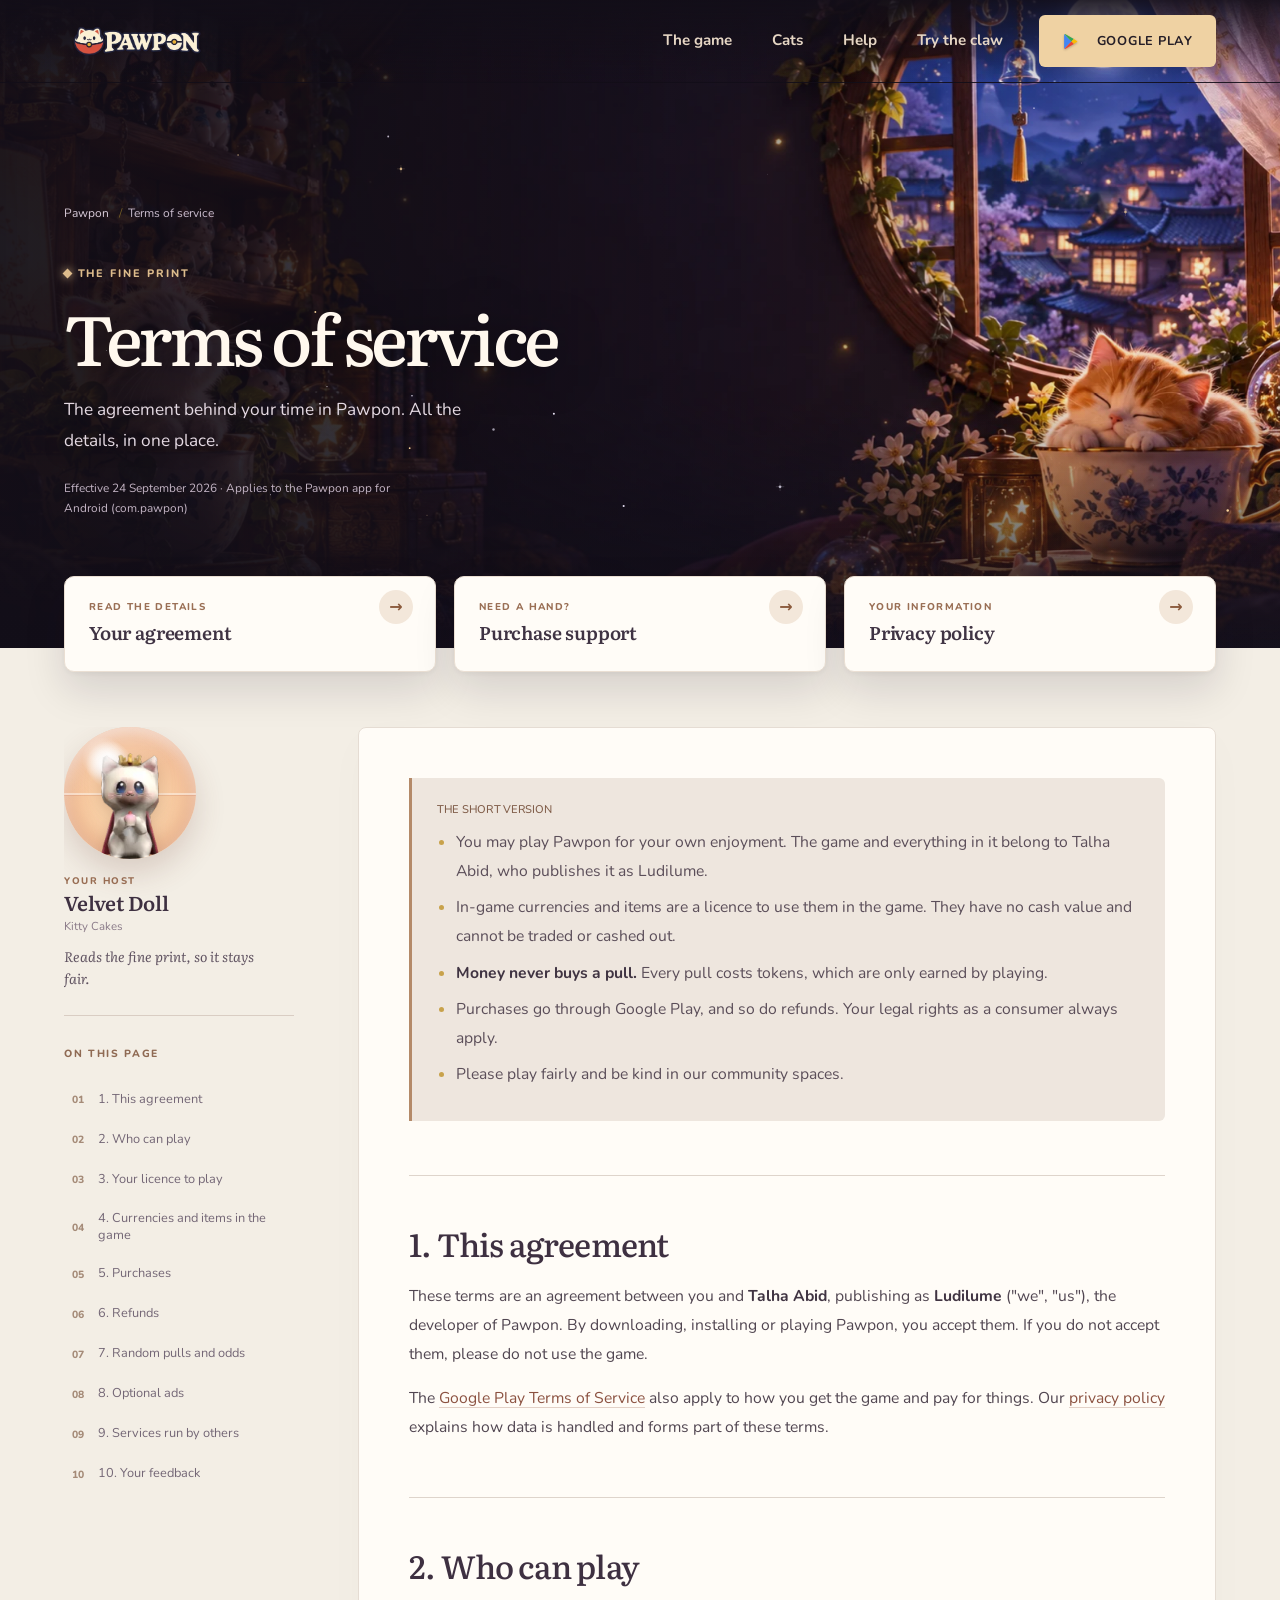
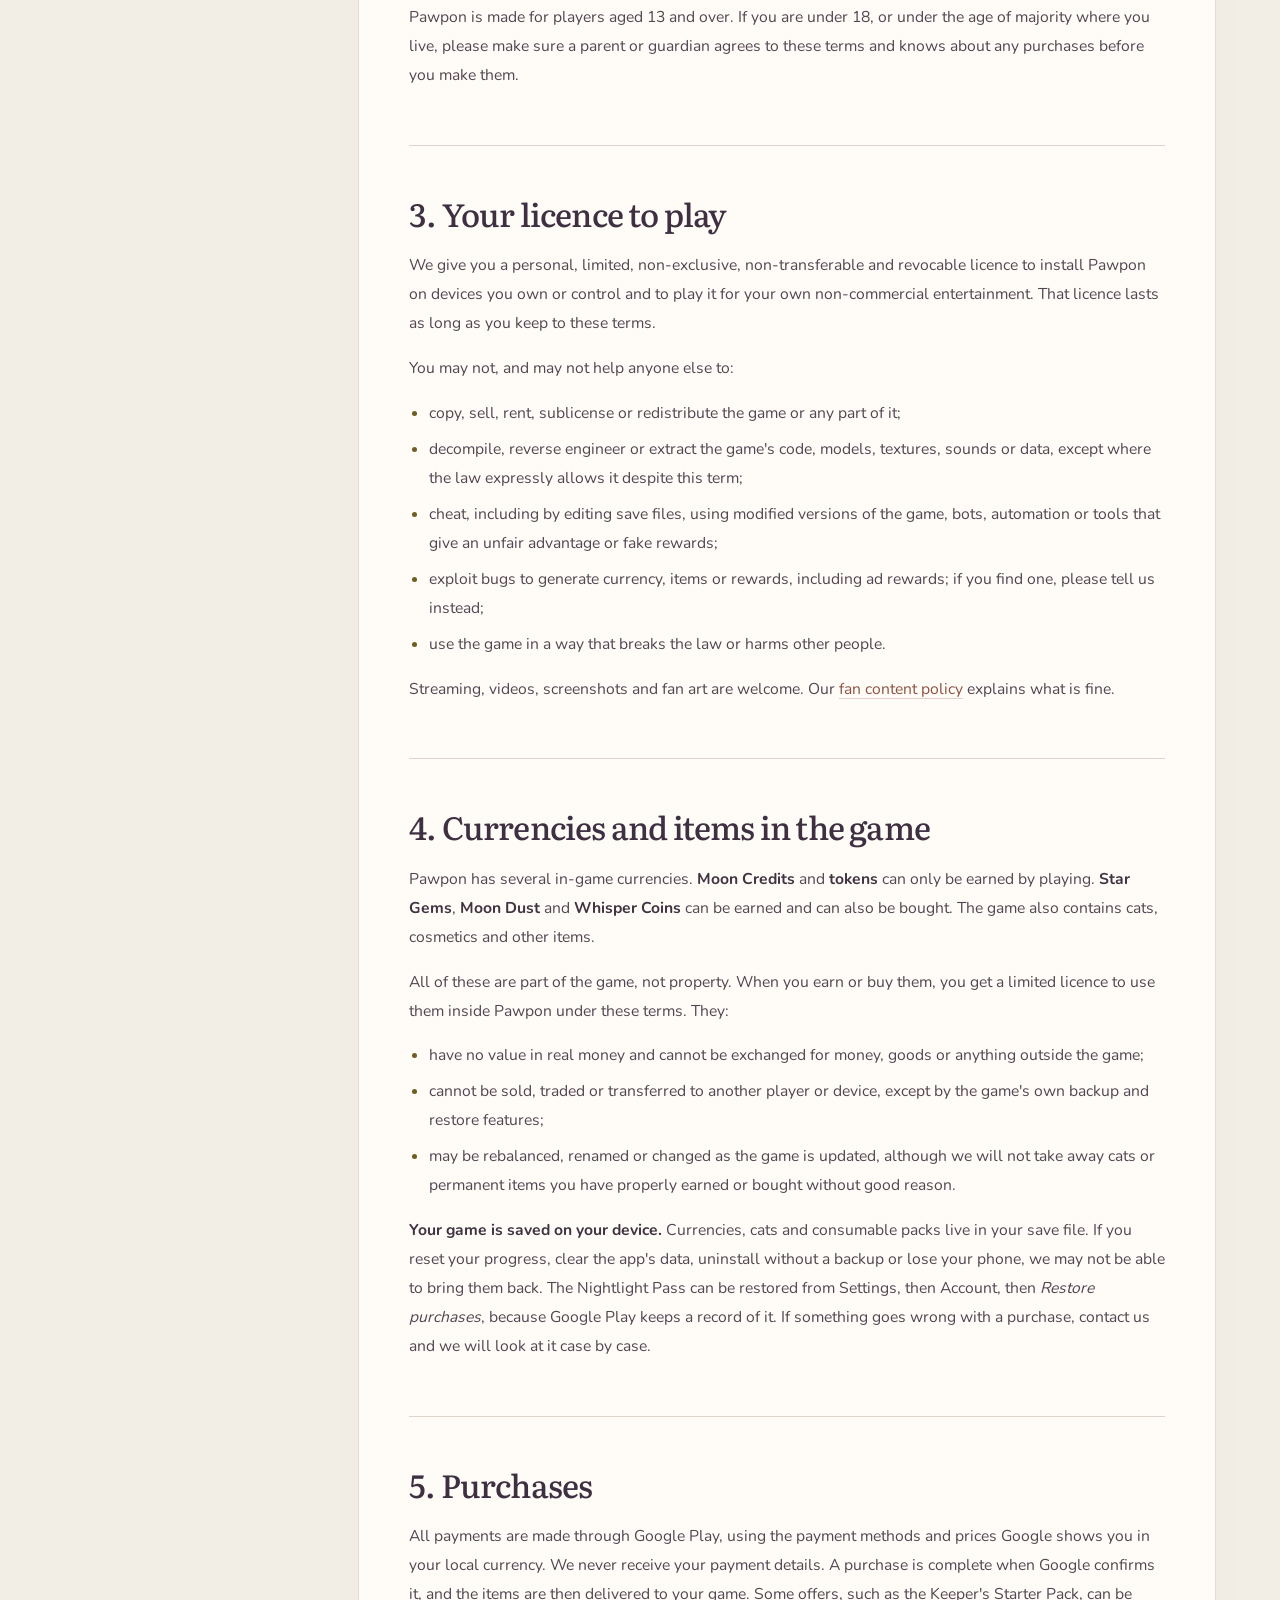
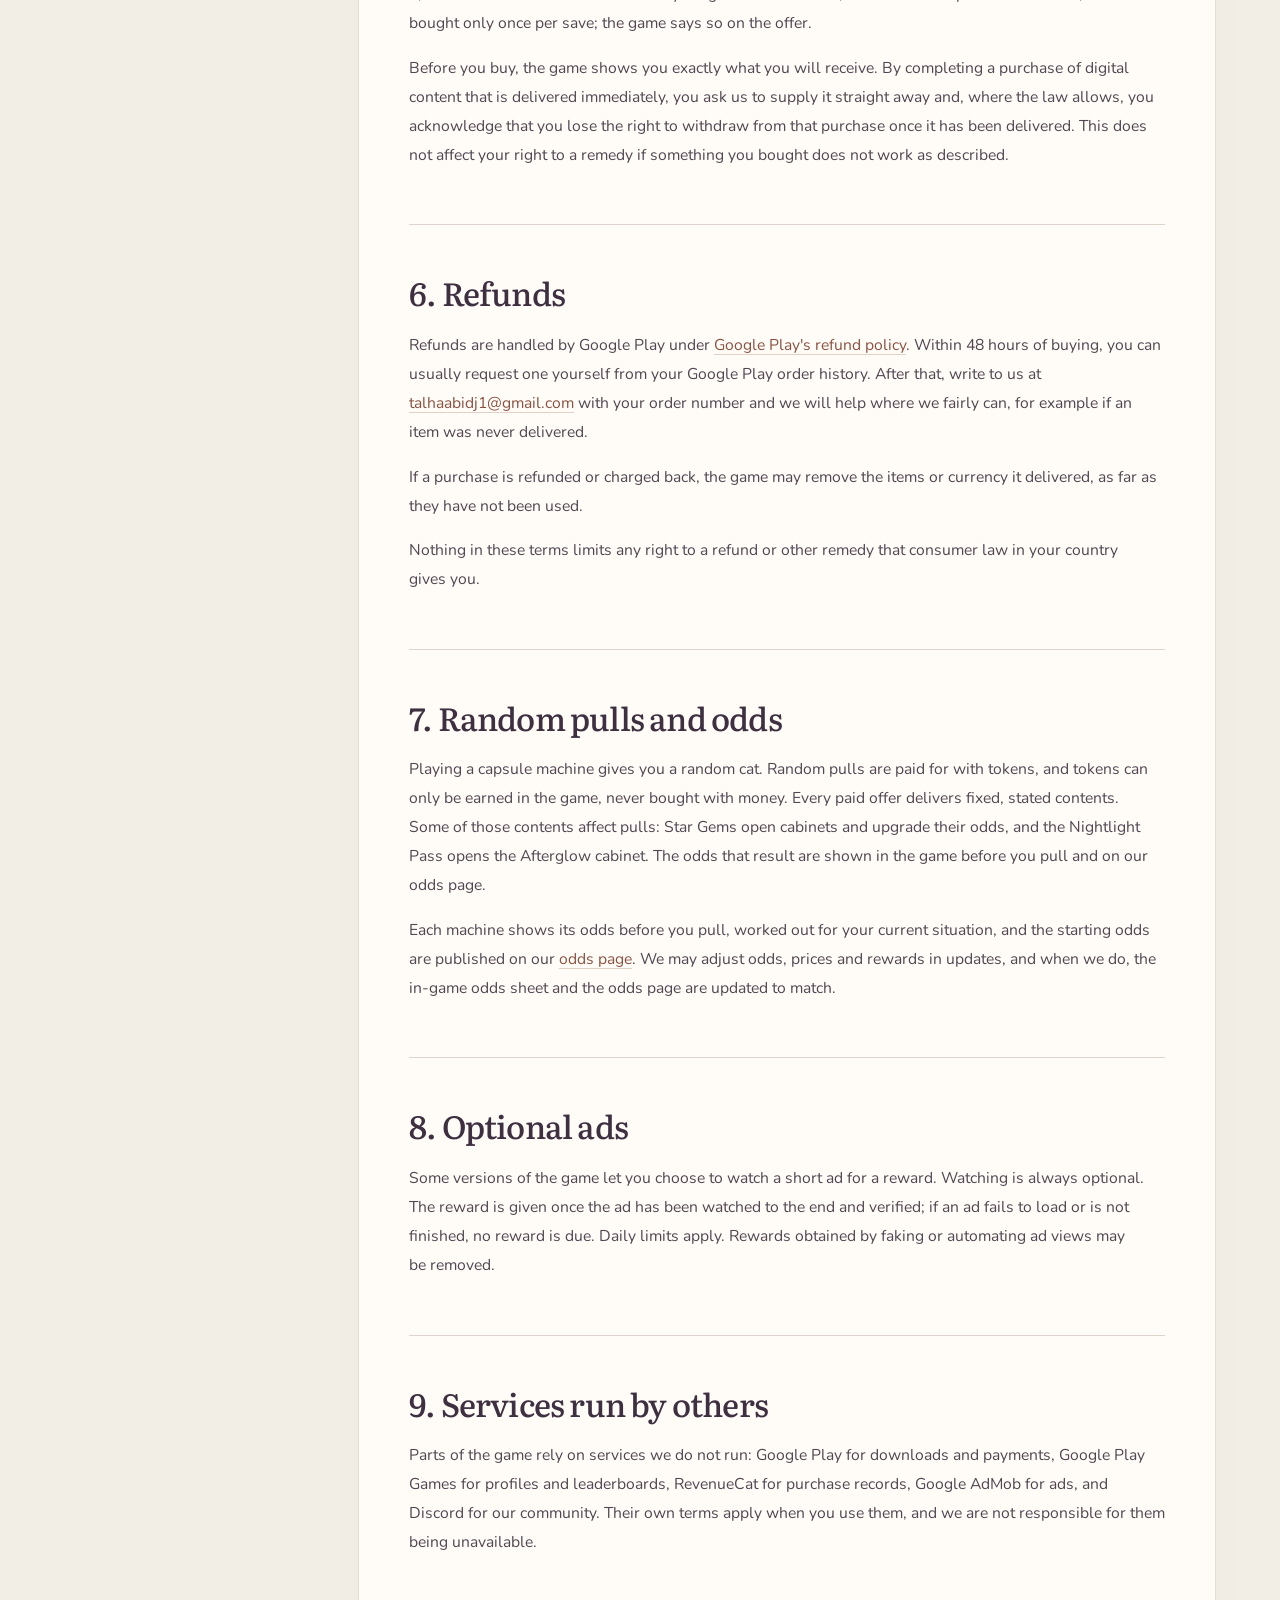
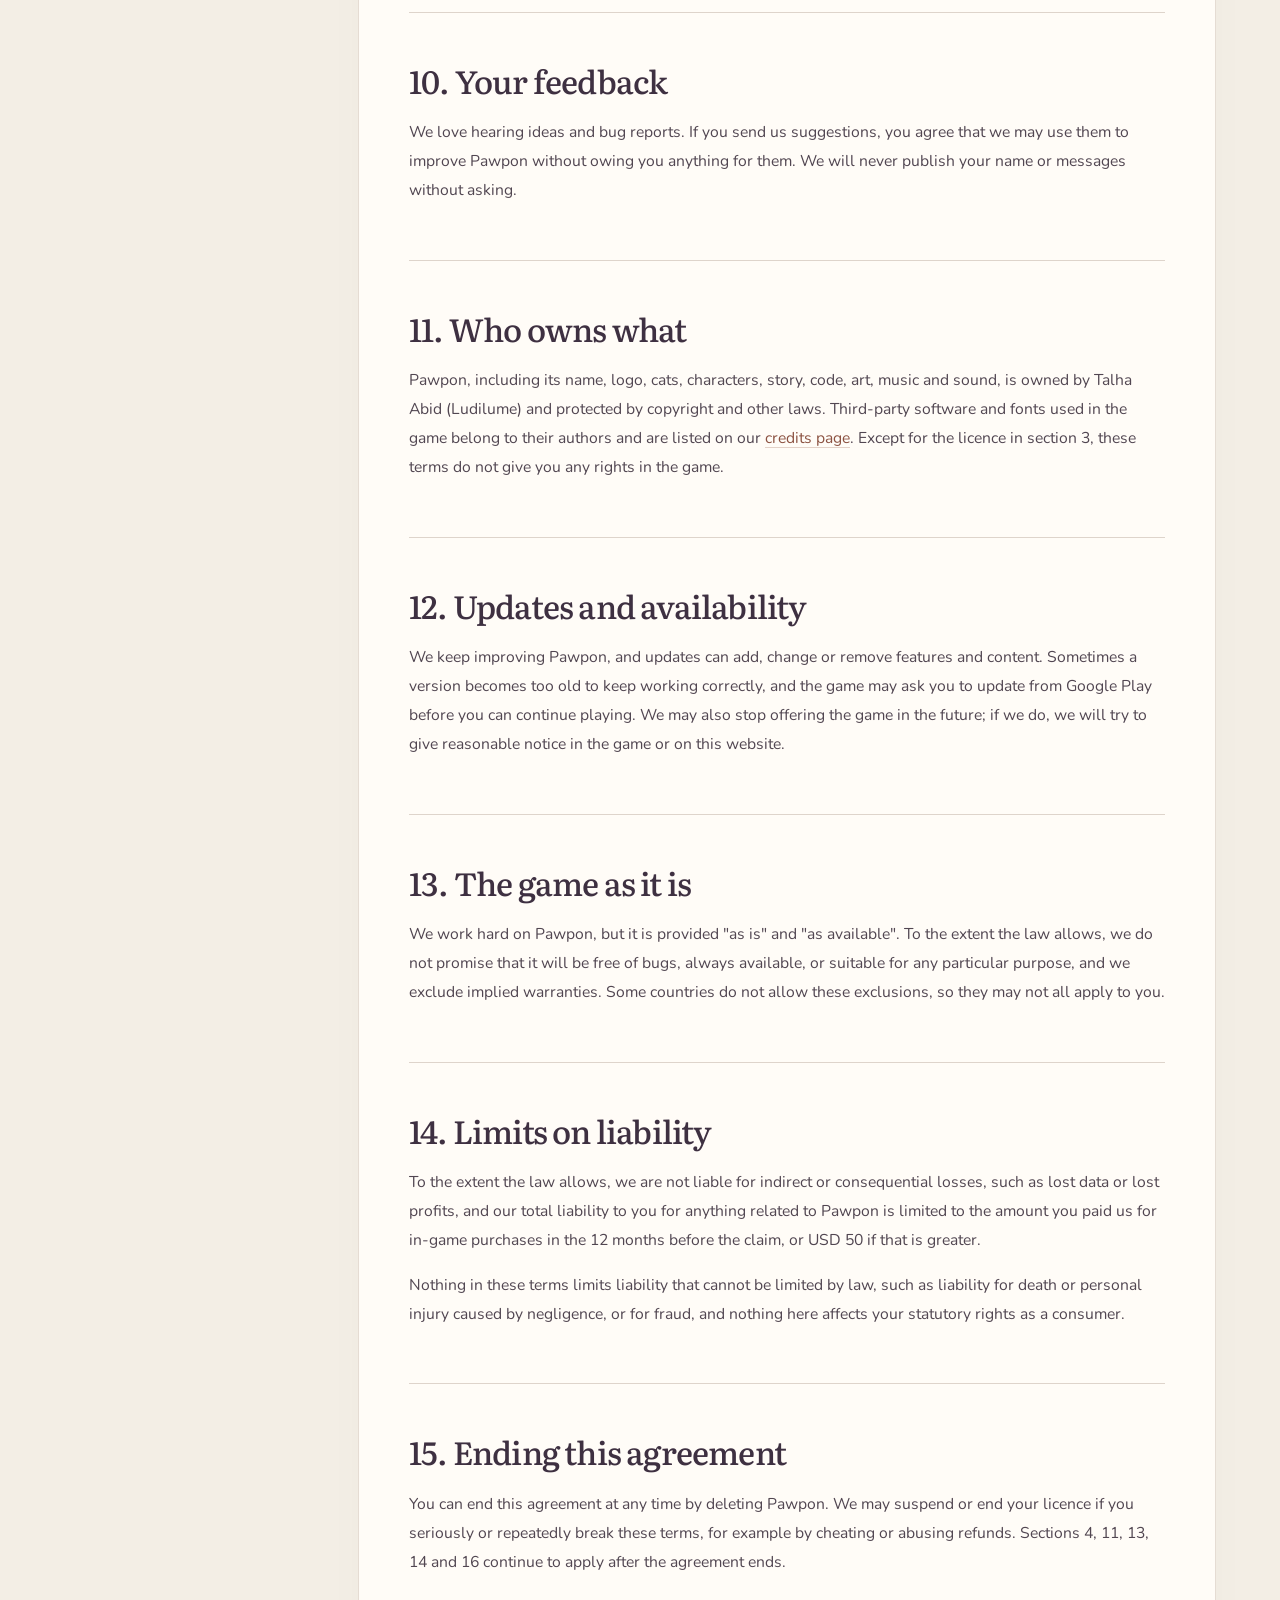
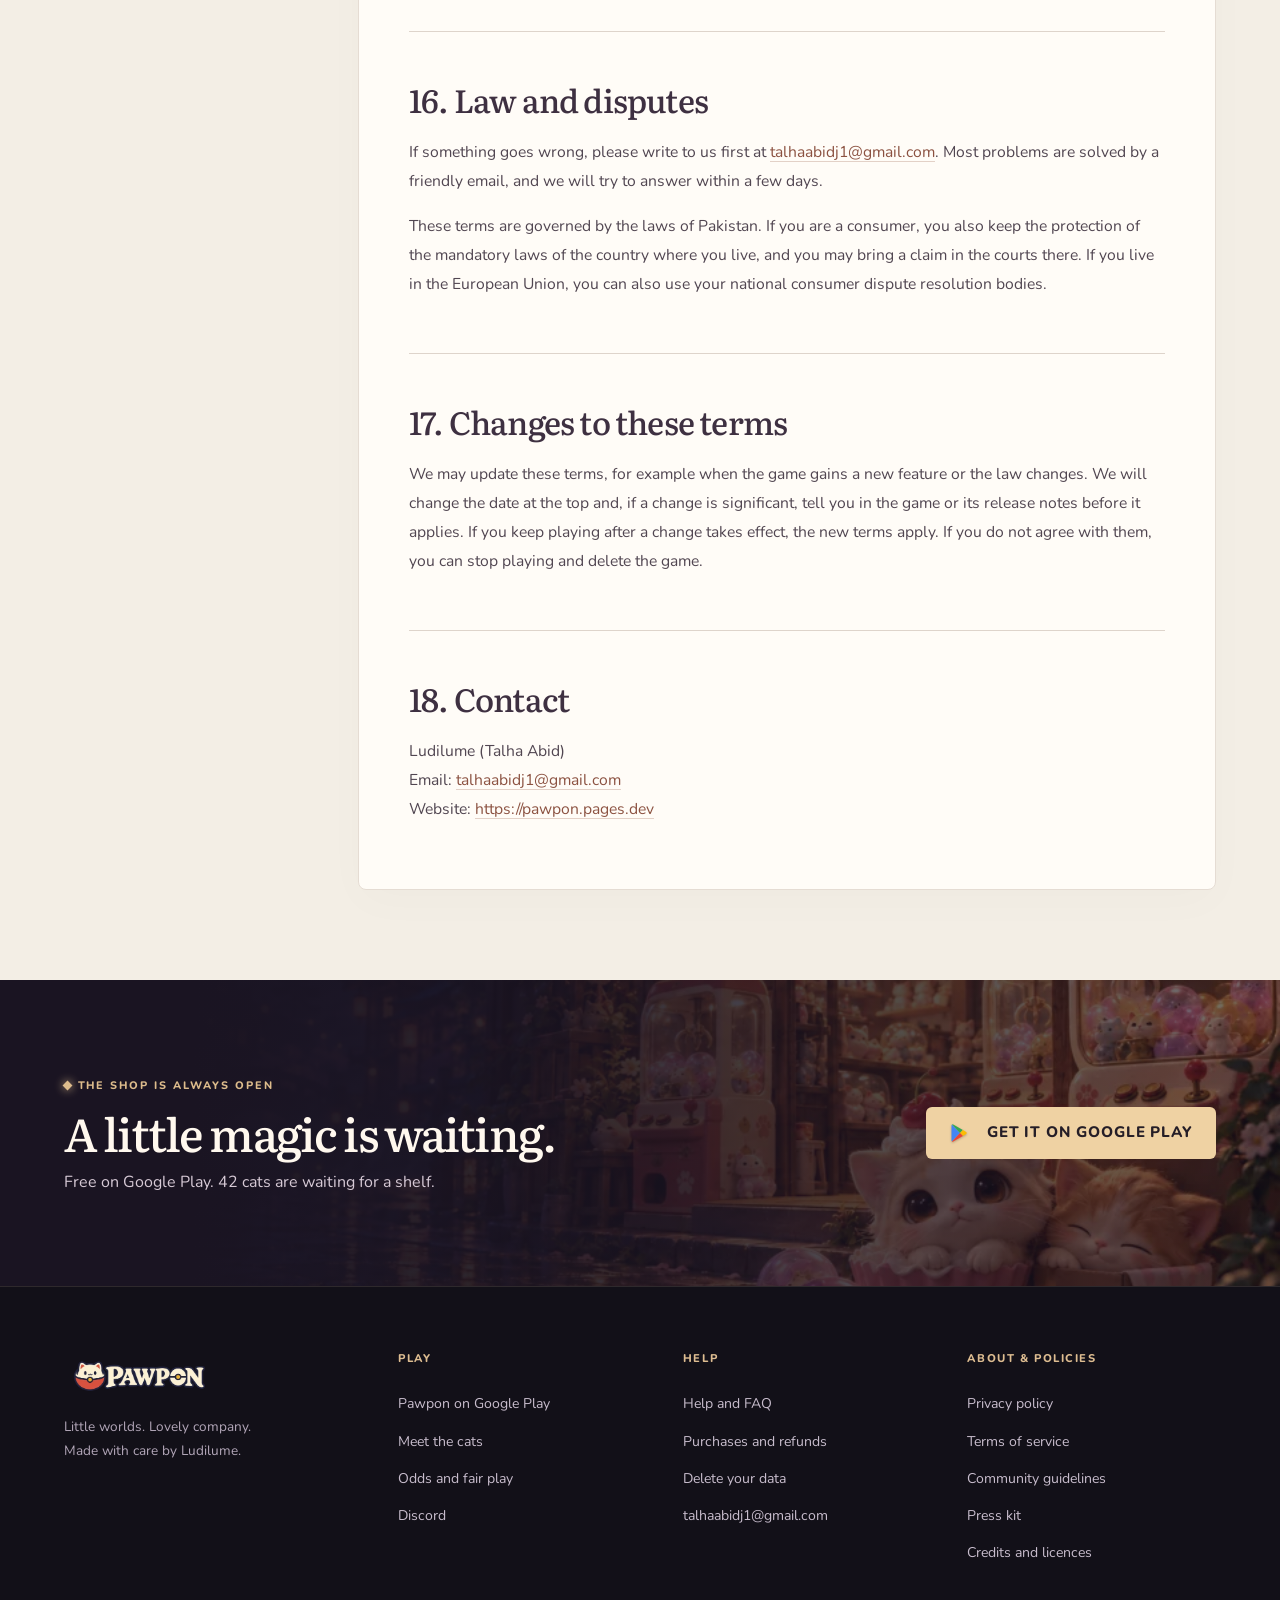
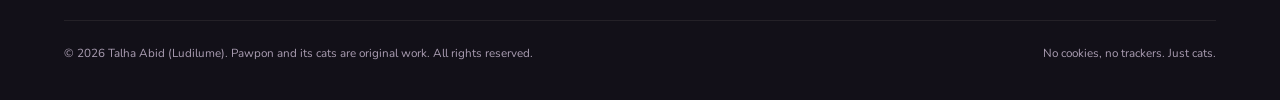
<file: terms/index.html>
<!doctype html>
<html lang="en">
<head>
<meta charset="utf-8">
<meta name="viewport" content="width=device-width, initial-scale=1, viewport-fit=cover">
<title>Terms of service · Pawpon</title>
<meta name="description" content="The terms for playing Pawpon: your licence, in-game currencies and purchases, refunds, odds, fair play, and how disputes are handled.">
<link rel="canonical" href="https://pawpon.pages.dev/terms/">
<meta name="theme-color" content="#120e16">
<meta name="color-scheme" content="light dark">
<meta name="author" content="Talha Abid">
<meta name="application-name" content="Pawpon">
<meta name="apple-mobile-web-app-title" content="Pawpon">
<meta property="og:type" content="article">
<meta property="og:site_name" content="Pawpon">
<meta property="og:locale" content="en_US">
<meta property="og:title" content="Terms of service">
<meta property="og:description" content="The terms for playing Pawpon: your licence, in-game currencies and purchases, refunds, odds, fair play, and how disputes are handled.">
<meta property="og:url" content="https://pawpon.pages.dev/terms/">
<meta property="og:image" content="https://pawpon.pages.dev/assets/img/campaign/lantern-row-claw-social.jpg">
<meta property="og:image:width" content="1672">
<meta property="og:image:height" content="941">
<meta property="og:image:alt" content="Cats and rounded joystick-operated claw machines outside a lantern-lit Pawpon shop">
<meta name="twitter:card" content="summary_large_image">
<meta name="twitter:title" content="Terms of service">
<meta name="twitter:description" content="The terms for playing Pawpon: your licence, in-game currencies and purchases, refunds, odds, fair play, and how disputes are handled.">
<meta name="twitter:image" content="https://pawpon.pages.dev/assets/img/campaign/lantern-row-claw-social.jpg">
<link rel="icon" href="/favicon.ico?v=20261003b" sizes="48x48">
<link rel="icon" href="/favicon-32.png?v=20261003b" type="image/png" sizes="32x32">
<link rel="apple-touch-icon" href="/apple-touch-icon.png?v=20261003b">
<link rel="manifest" href="/site.webmanifest">
<link rel="preload" href="/assets/fonts/Literata-Variable.woff2" as="font" type="font/woff2" crossorigin>
<link rel="preload" href="/assets/fonts/Nunito-Variable.woff2" as="font" type="font/woff2" crossorigin>
<link rel="stylesheet" href="/assets/css/site.css?v=20261003b">
<link rel="stylesheet" href="/assets/css/landing.css?v=20261003b">
<link rel="stylesheet" href="/assets/css/pages.css?v=20261003b">
<script type="application/ld+json">{"@context":"https://schema.org","@graph":[{"@type":"WebSite","@id":"https://pawpon.pages.dev/#website","url":"https://pawpon.pages.dev/","name":"Pawpon","inLanguage":"en","publisher":{"@id":"https://pawpon.pages.dev/#studio"}},{"@type":"Organization","@id":"https://pawpon.pages.dev/#studio","name":"Ludilume Studios","alternateName":"Ludilume","description":"Independent game studio making cozy mobile games and apps.","url":"https://pawpon.pages.dev/","email":"talhaabidj1@gmail.com","logo":"https://pawpon.pages.dev/assets/img/icon-512.png","founder":{"@id":"https://pawpon.pages.dev/#developer"},"sameAs":["https://play.google.com/store/apps/developer?id=Ludilume","https://www.instagram.com/ludilumestudios/","https://www.youtube.com/@Kenomu","https://discord.gg/V4qutb4YAA"]},{"@type":"Person","@id":"https://pawpon.pages.dev/#developer","name":"Talha Abid","worksFor":{"@id":"https://pawpon.pages.dev/#studio"},"sameAs":["https://github.com/talhaabidj"]},{"@type":"WebPage","@id":"https://pawpon.pages.dev/terms/#webpage","url":"https://pawpon.pages.dev/terms/","name":"Terms of service","description":"The terms for playing Pawpon: your licence, in-game currencies and purchases, refunds, odds, fair play, and how disputes are handled.","isPartOf":{"@id":"https://pawpon.pages.dev/#website"},"inLanguage":"en","dateModified":"2026-09-26","breadcrumb":{"@type":"BreadcrumbList","itemListElement":[{"@type":"ListItem","position":1,"name":"Pawpon","item":"https://pawpon.pages.dev/"},{"@type":"ListItem","position":2,"name":"Terms of service","item":"https://pawpon.pages.dev/terms/"}]}}]}</script>
</head>
<body class="page-terms page-document">
<a class="skip-link" href="#main">Skip to content</a>
<header class="site-header">
  <div class="wrap">
    <a class="brand" href="/" aria-label="Pawpon home">
      <img src="/assets/img/logo-440.webp" width="440" height="147" alt="Pawpon">
    </a>
    <button class="nav-toggle" type="button" aria-expanded="false" aria-controls="site-nav" aria-label="Menu"><span></span></button>
    <nav class="nav" id="site-nav" aria-label="Main">
      <a href="/#the-game">The game</a>
      <a href="/#the-cats">Cats</a>
      <a href="/support/">Help</a>
      <a href="/#try-a-turn">Try the claw</a>
      <a class="btn nav-play" href="https://play.google.com/store/apps/details?id=com.pawpon" rel="noopener"><svg class="play-logo" viewBox="0 0 24 24" aria-hidden="true"><path fill="#4285F4" d="M3.6 1.8 13.2 12 3.6 22.2a1.4 1.4 0 0 1-.6-1.2V3a1.4 1.4 0 0 1 .6-1.2z"/><path fill="#34A853" d="M3.6 1.8a1.5 1.5 0 0 1 1.5 0l11.6 6.7L13.2 12z"/><path fill="#FBBC04" d="m16.7 8.5 3.9 2.3a1.4 1.4 0 0 1 0 2.4l-3.9 2.3-3.5-3.5z"/><path fill="#EA4335" d="M13.2 12l3.5 3.5-11.6 6.7a1.5 1.5 0 0 1-1.5 0z"/></svg>Google Play</a>
    </nav>
  </div>
</header>
<main id="main">
<section class="guide-hero guide-art-midnight-bedroom" style="--art-pos: 100% 22%"><div class="guide-scene" aria-hidden="true"><picture><source media="(max-width: 700px)" srcset="/assets/img/campaign/midnight-bedroom-960.webp"><img src="/assets/img/campaign/midnight-bedroom.webp" width="1672" height="941" alt="" fetchpriority="high"></picture></div><div class="sky" data-stars="26" data-motes="9" aria-hidden="true"></div><div class="wrap guide-intro"><nav aria-label="Breadcrumb"><ol class="crumbs"><li><a href="/">Pawpon</a></li><li aria-current="page">Terms of service</li></ol></nav><p class="eyebrow">The fine print</p><h1>Terms of service</h1><p class="lede">The agreement behind your time in Pawpon. All the details, in one place.</p><p class="meta">Effective 24 September 2026 · Applies to the Pawpon app for Android (com.pawpon)</p></div></section><div class="guide-content"><nav class="wrap guide-shortcuts" aria-label="Quick links"><a href="#document"><span>Read the details</span><strong>Your agreement</strong><b aria-hidden="true">→</b></a><a href="/support/#purchases"><span>Need a hand?</span><strong>Purchase support</strong><b aria-hidden="true">→</b></a><a href="/privacy/"><span>Your information</span><strong>Privacy policy</strong><b aria-hidden="true">→</b></a></nav><div class="wrap doc-layout"><aside class="toc" aria-label="On this page"><figure class="guide-host"><div class="host-capsule" aria-hidden="true"><img src="/assets/img/cats/kitty-royal-velvet.webp" width="200" height="200" alt="" loading="lazy" decoding="async"></div><figcaption><span>Your host</span><strong>Velvet Doll</strong><small>Kitty Cakes</small><em>Reads the fine print, so it stays fair.</em></figcaption></figure><details><summary><h2>On this page</h2></summary><ol><li><a href="#agreement">1. This agreement</a></li><li><a href="#who-can-play">2. Who can play</a></li><li><a href="#licence">3. Your licence to play</a></li><li><a href="#virtual-items">4. Currencies and items in the game</a></li><li><a href="#purchases">5. Purchases</a></li><li><a href="#refunds">6. Refunds</a></li><li><a href="#random-items">7. Random pulls and odds</a></li><li><a href="#ads">8. Optional ads</a></li><li><a href="#third-parties">9. Services run by others</a></li><li><a href="#feedback">10. Your feedback</a></li><li><a href="#ownership">11. Who owns what</a></li><li><a href="#changes-to-the-game">12. Updates and availability</a></li><li><a href="#disclaimer">13. The game as it is</a></li><li><a href="#liability">14. Limits on liability</a></li><li><a href="#ending">15. Ending this agreement</a></li><li><a href="#disputes">16. Law and disputes</a></li><li><a href="#changes-to-terms">17. Changes to these terms</a></li><li><a href="#contact">18. Contact</a></li></ol></details><a class="toc-home" href="/">← Back to Lantern Row</a></aside><article class="paper" id="document"><div class="summary">
  <h2 id="the-short-version" data-toc="no">The short version</h2>
  <ul>
    <li>You may play Pawpon for your own enjoyment. The game and everything in it belong to Talha Abid, who publishes it as Ludilume.</li>
    <li>In-game currencies and items are a licence to use them in the game. They have no cash value and cannot be traded or cashed out.</li>
    <li><strong>Money never buys a pull.</strong> Every pull costs tokens, which are only earned by playing.</li>
    <li>Purchases go through Google Play, and so do refunds. Your legal rights as a consumer always apply.</li>
    <li>Please play fairly and be kind in our community spaces.</li>
  </ul>
</div>

<h2 id="agreement">1. This agreement</h2>
<p>These terms are an agreement between you and <strong>Talha Abid</strong>, publishing as <strong>Ludilume</strong> ("we", "us"), the developer of Pawpon. By downloading, installing or playing Pawpon, you accept them. If you do not accept them, please do not use the game.</p>
<p>The <a href="https://play.google.com/about/play-terms/" rel="noopener">Google Play Terms of Service</a> also apply to how you get the game and pay for things. Our <a href="/privacy/">privacy policy</a> explains how data is handled and forms part of these terms.</p>

<h2 id="who-can-play">2. Who can play</h2>
<p>Pawpon is made for players aged 13 and over. If you are under 18, or under the age of majority where you live, please make sure a parent or guardian agrees to these terms and knows about any purchases before you make them.</p>

<h2 id="licence">3. Your licence to play</h2>
<p>We give you a personal, limited, non-exclusive, non-transferable and revocable licence to install Pawpon on devices you own or control and to play it for your own non-commercial entertainment. That licence lasts as long as you keep to these terms.</p>
<p>You may not, and may not help anyone else to:</p>
<ul>
  <li>copy, sell, rent, sublicense or redistribute the game or any part of it;</li>
  <li>decompile, reverse engineer or extract the game's code, models, textures, sounds or data, except where the law expressly allows it despite this term;</li>
  <li>cheat, including by editing save files, using modified versions of the game, bots, automation or tools that give an unfair advantage or fake rewards;</li>
  <li>exploit bugs to generate currency, items or rewards, including ad rewards; if you find one, please tell us instead;</li>
  <li>use the game in a way that breaks the law or harms other people.</li>
</ul>
<p>Streaming, videos, screenshots and fan art are welcome. Our <a href="/community/#fan-content">fan content policy</a> explains what is fine.</p>

<h2 id="virtual-items">4. Currencies and items in the game</h2>
<p>Pawpon has several in-game currencies. <strong>Moon Credits</strong> and <strong>tokens</strong> can only be earned by playing. <strong>Star Gems</strong>, <strong>Moon Dust</strong> and <strong>Whisper Coins</strong> can be earned and can also be bought. The game also contains cats, cosmetics and other items.</p>
<p>All of these are part of the game, not property. When you earn or buy them, you get a limited licence to use them inside Pawpon under these terms. They:</p>
<ul>
  <li>have no value in real money and cannot be exchanged for money, goods or anything outside the game;</li>
  <li>cannot be sold, traded or transferred to another player or device, except by the game's own backup and restore features;</li>
  <li>may be rebalanced, renamed or changed as the game is updated, although we will not take away cats or permanent items you have properly earned or bought without good reason.</li>
</ul>
<p><strong>Your game is saved on your device.</strong> Currencies, cats and consumable packs live in your save file. If you reset your progress, clear the app's data, uninstall without a backup or lose your phone, we may not be able to bring them back. The Nightlight Pass can be restored from Settings, then Account, then <em>Restore purchases</em>, because Google Play keeps a record of it. If something goes wrong with a purchase, contact us and we will look at it case by case.</p>

<h2 id="purchases">5. Purchases</h2>
<p>All payments are made through Google Play, using the payment methods and prices Google shows you in your local currency. We never receive your payment details. A purchase is complete when Google confirms it, and the items are then delivered to your game. Some offers, such as the Keeper's Starter Pack, can be bought only once per save; the game says so on the offer.</p>
<p>Before you buy, the game shows you exactly what you will receive. By completing a purchase of digital content that is delivered immediately, you ask us to supply it straight away and, where the law allows, you acknowledge that you lose the right to withdraw from that purchase once it has been delivered. This does not affect your right to a remedy if something you bought does not work as described.</p>

<h2 id="refunds">6. Refunds</h2>
<p>Refunds are handled by Google Play under <a href="https://support.google.com/googleplay/answer/2479637" rel="noopener">Google Play's refund policy</a>. Within 48 hours of buying, you can usually request one yourself from your Google Play order history. After that, write to us at <a href="mailto:talhaabidj1@gmail.com">talhaabidj1@gmail.com</a> with your order number and we will help where we fairly can, for example if an item was never delivered.</p>
<p>If a purchase is refunded or charged back, the game may remove the items or currency it delivered, as far as they have not been used.</p>
<p>Nothing in these terms limits any right to a refund or other remedy that consumer law in your country gives you.</p>

<h2 id="random-items">7. Random pulls and odds</h2>
<p>Playing a capsule machine gives you a random cat. Random pulls are paid for with tokens, and tokens can only be earned in the game, never bought with money. Every paid offer delivers fixed, stated contents. Some of those contents affect pulls: Star Gems open cabinets and upgrade their odds, and the Nightlight Pass opens the Afterglow cabinet. The odds that result are shown in the game before you pull and on our odds page.</p>
<p>Each machine shows its odds before you pull, worked out for your current situation, and the starting odds are published on our <a href="/odds/">odds page</a>. We may adjust odds, prices and rewards in updates, and when we do, the in-game odds sheet and the odds page are updated to match.</p>

<h2 id="ads">8. Optional ads</h2>
<p>Some versions of the game let you choose to watch a short ad for a reward. Watching is always optional. The reward is given once the ad has been watched to the end and verified; if an ad fails to load or is not finished, no reward is due. Daily limits apply. Rewards obtained by faking or automating ad views may be removed.</p>

<h2 id="third-parties">9. Services run by others</h2>
<p>Parts of the game rely on services we do not run: Google Play for downloads and payments, Google Play Games for profiles and leaderboards, RevenueCat for purchase records, Google AdMob for ads, and Discord for our community. Their own terms apply when you use them, and we are not responsible for them being unavailable.</p>

<h2 id="feedback">10. Your feedback</h2>
<p>We love hearing ideas and bug reports. If you send us suggestions, you agree that we may use them to improve Pawpon without owing you anything for them. We will never publish your name or messages without asking.</p>

<h2 id="ownership">11. Who owns what</h2>
<p>Pawpon, including its name, logo, cats, characters, story, code, art, music and sound, is owned by Talha Abid (Ludilume) and protected by copyright and other laws. Third-party software and fonts used in the game belong to their authors and are listed on our <a href="/credits/">credits page</a>. Except for the licence in section 3, these terms do not give you any rights in the game.</p>

<h2 id="changes-to-the-game">12. Updates and availability</h2>
<p>We keep improving Pawpon, and updates can add, change or remove features and content. Sometimes a version becomes too old to keep working correctly, and the game may ask you to update from Google Play before you can continue playing. We may also stop offering the game in the future; if we do, we will try to give reasonable notice in the game or on this website.</p>

<h2 id="disclaimer">13. The game as it is</h2>
<p>We work hard on Pawpon, but it is provided "as is" and "as available". To the extent the law allows, we do not promise that it will be free of bugs, always available, or suitable for any particular purpose, and we exclude implied warranties. Some countries do not allow these exclusions, so they may not all apply to you.</p>

<h2 id="liability">14. Limits on liability</h2>
<p>To the extent the law allows, we are not liable for indirect or consequential losses, such as lost data or lost profits, and our total liability to you for anything related to Pawpon is limited to the amount you paid us for in-game purchases in the 12 months before the claim, or USD 50 if that is greater.</p>
<p>Nothing in these terms limits liability that cannot be limited by law, such as liability for death or personal injury caused by negligence, or for fraud, and nothing here affects your statutory rights as a consumer.</p>

<h2 id="ending">15. Ending this agreement</h2>
<p>You can end this agreement at any time by deleting Pawpon. We may suspend or end your licence if you seriously or repeatedly break these terms, for example by cheating or abusing refunds. Sections 4, 11, 13, 14 and 16 continue to apply after the agreement ends.</p>

<h2 id="disputes">16. Law and disputes</h2>
<p>If something goes wrong, please write to us first at <a href="mailto:talhaabidj1@gmail.com">talhaabidj1@gmail.com</a>. Most problems are solved by a friendly email, and we will try to answer within a few days.</p>
<p>These terms are governed by the laws of Pakistan. If you are a consumer, you also keep the protection of the mandatory laws of the country where you live, and you may bring a claim in the courts there. If you live in the European Union, you can also use your national consumer dispute resolution bodies.</p>

<h2 id="changes-to-terms">17. Changes to these terms</h2>
<p>We may update these terms, for example when the game gains a new feature or the law changes. We will change the date at the top and, if a change is significant, tell you in the game or its release notes before it applies. If you keep playing after a change takes effect, the new terms apply. If you do not agree with them, you can stop playing and delete the game.</p>

<h2 id="contact">18. Contact</h2>
<p>Ludilume (Talha Abid)<br>Email: <a href="mailto:talhaabidj1@gmail.com">talhaabidj1@gmail.com</a><br>Website: <a href="/">https://pawpon.pages.dev</a></p>
</article></div></div><section class="guide-outro"><div class="guide-outro-art" aria-hidden="true"><img src="/assets/img/campaign/lantern-row-claw-960.webp" width="960" height="541" alt="" loading="lazy"></div><div class="wrap"><div><p class="eyebrow">The shop is always open</p><h2>A little magic is waiting.</h2><p>Free on Google Play. 42 cats are waiting for a shelf.</p></div><a class="btn" href="https://play.google.com/store/apps/details?id=com.pawpon" rel="noopener"><svg class="play-logo" viewBox="0 0 24 24" aria-hidden="true"><path fill="#4285F4" d="M3.6 1.8 13.2 12 3.6 22.2a1.4 1.4 0 0 1-.6-1.2V3a1.4 1.4 0 0 1 .6-1.2z"/><path fill="#34A853" d="M3.6 1.8a1.5 1.5 0 0 1 1.5 0l11.6 6.7L13.2 12z"/><path fill="#FBBC04" d="m16.7 8.5 3.9 2.3a1.4 1.4 0 0 1 0 2.4l-3.9 2.3-3.5-3.5z"/><path fill="#EA4335" d="M13.2 12l3.5 3.5-11.6 6.7a1.5 1.5 0 0 1-1.5 0z"/></svg>Get it on Google Play</a></div></section>
</main>
<footer class="site-footer">
  <div class="wrap">
    <div class="footer-grid">
      <div class="footer-brand">
        <img src="/assets/img/logo-440.webp" width="440" height="147" alt="Pawpon" loading="lazy">
        <p>Little worlds. Lovely company.<br>Made with care by Ludilume.</p>
      </div>
      <div>
        <h2>Play</h2>
        <ul>
          <li><a href="https://play.google.com/store/apps/details?id=com.pawpon" rel="noopener">Pawpon on Google Play</a></li>
          <li><a href="/#the-cats">Meet the cats</a></li>
          <li><a href="/odds/">Odds and fair play</a></li>
          <li><a href="https://discord.gg/V4qutb4YAA" rel="noopener">Discord</a></li>
        </ul>
      </div>
      <div>
        <h2>Help</h2>
        <ul>
          <li><a href="/support/">Help and FAQ</a></li>
          <li><a href="/support/#purchases">Purchases and refunds</a></li>
          <li><a href="/delete-data/">Delete your data</a></li>
          <li><a href="mailto:talhaabidj1@gmail.com">talhaabidj1@gmail.com</a></li>
        </ul>
      </div>
      <div>
        <h2>About &amp; policies</h2>
        <ul>
          <li><a href="/privacy/">Privacy policy</a></li>
          <li><a href="/terms/">Terms of service</a></li>
          <li><a href="/community/">Community guidelines</a></li>
          <li><a href="/press/">Press kit</a></li>
          <li><a href="/credits/">Credits and licences</a></li>
        </ul>
      </div>
    </div>
    <div class="footer-base">
      <p>&copy; 2026 Talha Abid (Ludilume). Pawpon and its cats are original work. All rights reserved.</p>
      <p>No cookies, no trackers. Just cats.</p>
    </div>
  </div>
</footer>
<script src="/assets/js/site.js?v=20261003b" defer></script>

</body>
</html>
</file>
<file: assets/css/site.css>
@font-face {
  font-family: "Literata";
  src: url("/assets/fonts/Literata-Variable.woff2") format("woff2");
  font-weight: 400 700;
  font-style: normal;
  font-display: swap;
}
@font-face {
  font-family: "Literata";
  src: url("/assets/fonts/Literata-Italic-Variable.woff2") format("woff2");
  font-weight: 400 700;
  font-style: italic;
  font-display: swap;
}
@font-face {
  font-family: "Nunito";
  src: url("/assets/fonts/Nunito-Variable.woff2") format("woff2");
  font-weight: 400 800;
  font-style: normal;
  font-display: swap;
}

:root {
  color-scheme: dark;

  
  --night: #120e16;
  --night-deep: #0e0b12;
  --ink: #1f1815;
  --ink-700: #2a211c;
  --wall: #2e2438;
  --wall-lit: #463452;
  --glass: rgba(36, 27, 19, 0.72);
  --glass-solid: #241b13;
  --glass-raised: #2e241b;
  --glass-border: rgba(239, 230, 211, 0.16);
  --glass-border-strong: rgba(239, 230, 211, 0.28);

  
  --cream: #fff6ec;
  --cream-200: #e6d6c4;
  --cream-400: #b7a08d;

  
  --gold: #c8a24b;
  --gold-300: #e8c879;
  --gold-deep: #725b25;
  --honey: #f2b457;
  --lamp: #ffd9a0;
  --vermilion: #d45543;
  --moon: #8fb3d9;

  
  --parchment-hi: #f7f0df;
  --parchment: #efe6d3;
  --parchment-shade: #e4d6bc;
  --parchment-line: #dacba9;
  --parchment-border: #b9aa88;
  --ink-paper: #3a2f23;
  --ink-soft: #655d4b;
  --sage: #4f6446;
  --ember: #954738;

  
  --r-common: #9c8f7d;
  --r-uncommon: #7fa36b;
  --r-rare: #8fb3d9;
  --r-epic: #a96be0;
  --r-legendary: #e8c879;
  --r-mythical: #d9788f;

  --radius-sm: 10px;
  --radius: 16px;
  --radius-lg: 24px;
  --shadow: 0 18px 50px rgba(0, 0, 0, 0.45);
  --shadow-soft: 0 8px 24px rgba(0, 0, 0, 0.3);
  --wrap: 1160px;
  --gutter: clamp(16px, 4vw, 32px);
  --serif: "Literata", "Iowan Old Style", Georgia, serif;
  --sans: "Nunito", ui-rounded, "Segoe UI", system-ui, sans-serif;
  --ease: cubic-bezier(0.2, 0.7, 0.2, 1);
}

*, *::before, *::after { box-sizing: border-box; }

html {
  -webkit-text-size-adjust: 100%;
  text-size-adjust: 100%;
  scroll-behavior: smooth;
  scroll-padding-top: 88px;
}

body {
  margin: 0;
  min-height: 100vh;
  background: var(--night);
  background-image:
    radial-gradient(1200px 600px at 80% -10%, rgba(70, 52, 82, 0.55), transparent 60%),
    radial-gradient(900px 500px at -10% 30%, rgba(46, 36, 56, 0.7), transparent 60%);
  background-attachment: fixed;
  color: var(--cream-200);
  font-family: var(--sans);
  font-size: 1.0625rem;
  line-height: 1.65;
  overflow-x: hidden;
}

img, svg, canvas { display: block; max-width: 100%; }
img { height: auto; }

a { color: var(--gold-300); text-underline-offset: 0.2em; text-decoration-thickness: 1px; }
a:hover { color: var(--lamp); }

:focus-visible {
  outline: 2px solid var(--gold-300);
  outline-offset: 3px;
  border-radius: 6px;
}

h1, h2, h3, h4 {
  font-family: var(--serif);
  color: var(--cream);
  font-weight: 600;
  line-height: 1.2;
  margin: 0 0 0.5em;
  text-wrap: balance;
}
h1 { font-size: clamp(2.1rem, 5vw, 3.4rem); letter-spacing: -0.01em; }
h2 { font-size: clamp(1.6rem, 3.4vw, 2.4rem); }
h3 { font-size: 1.3rem; }
p { margin: 0 0 1em; text-wrap: pretty; }

.wrap { width: min(100% - 2 * var(--gutter), var(--wrap)); margin-inline: auto; }

.eyebrow {
  display: inline-flex;
  align-items: center;
  gap: 0.6em;
  margin: 0 0 0.9rem;
  font-family: var(--serif);
  font-size: 0.8rem;
  font-weight: 600;
  letter-spacing: 0.22em;
  text-transform: uppercase;
  color: var(--gold-300);
}
.eyebrow::before {
  content: "";
  width: 7px;
  height: 7px;
  transform: rotate(45deg);
  background: currentColor;
  box-shadow: 0 0 10px currentColor;
}

.lede { font-size: 1.2rem; color: var(--cream-200); max-width: 62ch; }
.muted { color: var(--cream-400); }
.center { text-align: center; }
.center .lede { margin-inline: auto; }

.skip-link {
  position: absolute;
  left: 12px;
  top: -60px;
  z-index: 100;
  padding: 10px 16px;
  border-radius: 999px;
  background: var(--parchment);
  color: var(--ink-paper);
  font-weight: 700;
  text-decoration: none;
}
.skip-link:focus { top: 12px; }

.btn {
  --btn-bg: linear-gradient(180deg, #f6c97a, var(--honey) 55%, #d99a3b);
  display: inline-flex;
  align-items: center;
  justify-content: center;
  gap: 0.6em;
  min-height: 48px;
  padding: 0.7em 1.4em;
  border: 0;
  border-radius: 999px;
  background: var(--btn-bg);
  color: #2a1c0e;
  font: 800 0.95rem/1 var(--sans);
  letter-spacing: 0.06em;
  text-transform: uppercase;
  text-decoration: none;
  cursor: pointer;
  box-shadow: 0 0 0 1px rgba(255, 233, 190, 0.35) inset, 0 10px 30px rgba(242, 180, 87, 0.28);
  transition: transform 0.25s var(--ease), box-shadow 0.25s var(--ease), filter 0.25s;
}
.btn:hover { color: #2a1c0e; transform: translateY(-2px); box-shadow: 0 0 0 1px rgba(255, 233, 190, 0.5) inset, 0 14px 38px rgba(242, 180, 87, 0.4); }
.btn:active { transform: translateY(0); filter: brightness(0.95); }
.btn svg { width: 1.2em; height: 1.2em; flex: none; }
.btn .discord-logo { width: 1.35em; height: 1.05em; }
.btn .play-logo { width: 26px; height: 26px; filter: drop-shadow(0 1px 1px rgba(0, 0, 0, 0.25)); }
.btn-play { min-height: 56px; padding: 0.55em 1.5em 0.55em 1.2em; gap: 0.75em; text-align: left; }
.btn-play span { display: flex; flex-direction: column; font-size: 1.05rem; letter-spacing: 0.02em; text-transform: none; font-weight: 800; }
.btn-play small { font-size: 0.66rem; font-weight: 800; letter-spacing: 0.14em; text-transform: uppercase; opacity: 0.75; margin-bottom: 3px; }
.nav .nav-play { margin-left: 8px; min-height: 40px; padding: 0.5em 1em; font-size: 0.8rem; gap: 0.5em; color: var(--cream); }
.nav .nav-play:hover { color: var(--cream); background: var(--btn-bg); }
.nav .nav-play .play-logo { width: 17px; height: 17px; }
.nav .nav-play + .nav-cta { margin-left: 6px; }

.btn-ghost {
  --btn-bg: rgba(36, 27, 19, 0.55);
  color: var(--cream);
  box-shadow: 0 0 0 1.5px var(--gold) inset;
  backdrop-filter: blur(8px);
  -webkit-backdrop-filter: blur(8px);
}
.btn-ghost:hover { color: var(--cream); box-shadow: 0 0 0 1.5px var(--gold-300) inset, 0 10px 30px rgba(0, 0, 0, 0.35); }

.btn-row { display: flex; flex-wrap: wrap; gap: 12px; align-items: center; }
.btn-note { font-size: 0.9rem; color: var(--cream-400); margin-top: 0.9rem; }

.site-header {
  position: sticky;
  top: 0;
  z-index: 50;
  background: linear-gradient(180deg, rgba(18, 14, 22, 0.92), rgba(18, 14, 22, 0.7));
  backdrop-filter: blur(14px) saturate(1.2);
  -webkit-backdrop-filter: blur(14px) saturate(1.2);
  border-bottom: 1px solid rgba(200, 162, 75, 0.18);
}
.site-header .wrap {
  display: flex;
  align-items: center;
  justify-content: space-between;
  gap: 16px;
  min-height: 68px;
}
.brand { display: flex; align-items: center; flex: none; }
.brand img { width: 132px; height: auto; }

.nav { display: flex; align-items: center; gap: 4px; }
.nav a {
  padding: 8px 12px;
  border-radius: 999px;
  color: var(--cream-200);
  font-weight: 700;
  font-size: 0.95rem;
  text-decoration: none;
  transition: background 0.2s, color 0.2s;
}
.nav a:hover { color: var(--cream); background: rgba(255, 246, 236, 0.06); }
.nav a[aria-current="page"] { color: var(--gold-300); }
.nav .nav-cta { margin-left: 8px; min-height: 40px; padding: 0.55em 1.1em; font-size: 0.8rem; color: #2a1c0e; }
.nav .nav-cta:hover { color: #2a1c0e; background: var(--btn-bg); }

.nav-toggle {
  display: none;
  width: 44px;
  height: 44px;
  border: 1px solid var(--glass-border-strong);
  border-radius: 12px;
  background: rgba(255, 246, 236, 0.04);
  color: var(--cream);
  cursor: pointer;
}
.nav-toggle span, .nav-toggle span::before, .nav-toggle span::after {
  display: block;
  width: 18px;
  height: 2px;
  margin: auto;
  border-radius: 2px;
  background: currentColor;
  position: relative;
  transition: transform 0.25s var(--ease), opacity 0.2s;
}
.nav-toggle span::before, .nav-toggle span::after { content: ""; position: absolute; left: 0; }
.nav-toggle span::before { top: -6px; }
.nav-toggle span::after { top: 6px; }
.nav-open .nav-toggle span { background: transparent; }
.nav-open .nav-toggle span::before { transform: translateY(6px) rotate(45deg); }
.nav-open .nav-toggle span::after { transform: translateY(-6px) rotate(-45deg); }

@media (max-width: 1000px) {
  .nav-toggle { display: grid; place-items: center; }
  .nav {
    position: absolute;
    top: 100%;
    left: 0;
    right: 0;
    flex-direction: column;
    align-items: stretch;
    gap: 2px;
    padding: 10px var(--gutter) 18px;
    background: #120e16;
    border-bottom: 1px solid rgba(200, 162, 75, 0.2);
    box-shadow: 0 30px 60px rgba(0, 0, 0, 0.6);
    min-height: calc(100vh - 68px);
    transform: translateY(-8px);
    opacity: 0;
    visibility: hidden;
    transition: opacity 0.2s, transform 0.25s var(--ease), visibility 0.2s;
  }
  .nav a { padding: 12px 14px; font-size: 1.05rem; }
  .nav .nav-cta, .nav .nav-play { margin: 8px 0 0; min-height: 48px; }
  .nav .nav-play + .nav-cta { margin-left: 0; }
  .nav-open .nav { opacity: 1; transform: none; visibility: visible; }
}

.sky {
  position: absolute;
  inset: 0;
  pointer-events: none;
  overflow: hidden;
}
.sky canvas { width: 100%; height: 100%; }
.mote {
  position: absolute;
  bottom: -20px;
  width: var(--s, 6px);
  height: var(--s, 6px);
  border-radius: 50%;
  background: radial-gradient(circle, rgba(255, 217, 160, 0.95), rgba(242, 180, 87, 0) 70%);
  filter: blur(0.4px);
  opacity: 0;
  animation: drift var(--d, 14s) linear var(--delay, 0s) infinite;
}
@keyframes drift {
  0% { transform: translate3d(0, 0, 0); opacity: 0; }
  12% { opacity: var(--o, 0.8); }
  85% { opacity: var(--o, 0.8); }
  100% { transform: translate3d(var(--x, 30px), -105vh, 0); opacity: 0; }
}

.hero {
  position: relative;
  isolation: isolate;
  min-height: min(92vh, 860px);
  display: grid;
  align-items: end;
  padding: 120px 0 72px;
  overflow: hidden;
}
.hero-art {
  position: absolute;
  inset: -40px 0 0;
  z-index: -2;
  background: var(--night-deep);
}
.hero-art img {
  width: 100%;
  height: 100%;
  object-fit: cover;
  object-position: 55% 40%;
  transform: translate3d(0, var(--parallax, 0px), 0) scale(1.06);
  will-change: transform;
}
.hero::before {
  content: "";
  position: absolute;
  inset: 0;
  z-index: -1;
  background:
    linear-gradient(180deg, rgba(18, 14, 22, 0.35) 0%, rgba(18, 14, 22, 0.05) 30%, rgba(18, 14, 22, 0.55) 62%, var(--night) 100%),
    linear-gradient(90deg, rgba(14, 11, 18, 0.82) 0%, rgba(14, 11, 18, 0.55) 38%, rgba(14, 11, 18, 0) 68%),
    radial-gradient(ellipse at 20% 80%, rgba(14, 11, 18, 0.85), transparent 60%);
}
.hero .sky { z-index: -1; }
.hero-glow {
  position: absolute;
  z-index: -1;
  width: 520px;
  height: 520px;
  left: var(--gx, 50%);
  top: var(--gy, 40%);
  transform: translate(-50%, -50%);
  border-radius: 50%;
  background: radial-gradient(circle, rgba(255, 217, 160, 0.16), transparent 65%);
  pointer-events: none;
  transition: left 0.6s var(--ease), top 0.6s var(--ease);
}
.hero-copy { max-width: 620px; }
.hero-logo { width: min(440px, 86%); margin: 0 0 18px -6px; filter: drop-shadow(0 10px 30px rgba(0, 0, 0, 0.55)); }
.hero h1 { margin: 0; }
.hero-tagline {
  margin: 0 0 0.5em;
  font-family: var(--serif);
  font-size: clamp(1.7rem, 4vw, 2.7rem);
  font-style: italic;
  font-weight: 500;
  line-height: 1.2;
  color: var(--cream);
  text-shadow: 0 4px 30px rgba(0, 0, 0, 0.7);
}
.hero .lede { color: var(--cream); text-shadow: 0 2px 16px rgba(0, 0, 0, 0.8); }
.hero-facts {
  display: flex;
  flex-wrap: wrap;
  gap: 8px;
  margin: 22px 0 0;
  padding: 0;
  list-style: none;
}
.hero-facts li {
  padding: 6px 12px;
  border-radius: 999px;
  background: rgba(23, 18, 14, 0.6);
  border: 1px solid var(--glass-border);
  color: var(--cream-200);
  font-size: 0.85rem;
  font-weight: 700;
  backdrop-filter: blur(6px);
  -webkit-backdrop-filter: blur(6px);
}
.scroll-cue {
  position: absolute;
  left: 50%;
  bottom: 18px;
  width: 26px;
  height: 42px;
  margin-left: -13px;
  border: 1.5px solid rgba(232, 200, 121, 0.55);
  border-radius: 14px;
}
.scroll-cue::after {
  content: "";
  position: absolute;
  left: 50%;
  top: 8px;
  width: 4px;
  height: 8px;
  margin-left: -2px;
  border-radius: 2px;
  background: var(--gold-300);
  animation: cue 2s var(--ease) infinite;
}
@keyframes cue { 0% { transform: translateY(0); opacity: 1; } 70% { transform: translateY(14px); opacity: 0; } 100% { opacity: 0; } }

.section { position: relative; padding: clamp(64px, 10vw, 120px) 0; }
.section-head { max-width: 720px; margin-bottom: clamp(32px, 5vw, 56px); }
.section-head.center { margin-inline: auto; }

.divider {
  height: 1px;
  border: 0;
  margin: 0;
  background: linear-gradient(90deg, transparent, rgba(200, 162, 75, 0.45), transparent);
}

.glass {
  background: linear-gradient(180deg, rgba(46, 36, 27, 0.72), rgba(36, 27, 19, 0.72));
  border: 1px solid var(--glass-border);
  border-radius: var(--radius-lg);
  box-shadow: var(--shadow-soft);
  backdrop-filter: blur(10px);
  -webkit-backdrop-filter: blur(10px);
}

.steps {
  display: grid;
  grid-template-columns: repeat(3, 1fr);
  gap: 20px;
  counter-reset: step;
  margin: 0;
  padding: 0;
  list-style: none;
}
.step { padding: 28px 26px 26px; position: relative; }
.step::before {
  counter-increment: step;
  content: counter(step, decimal-leading-zero);
  position: absolute;
  top: 22px;
  right: 24px;
  font-family: var(--serif);
  font-size: 0.85rem;
  letter-spacing: 0.18em;
  color: var(--gold);
}
.step-icon {
  width: 56px;
  height: 56px;
  display: grid;
  place-items: center;
  margin-bottom: 18px;
  border-radius: 50%;
  background: radial-gradient(circle at 35% 30%, #4a3a2b, var(--glass-solid));
  border: 1px solid rgba(232, 200, 121, 0.4);
  color: var(--gold-300);
  box-shadow: 0 0 24px rgba(242, 180, 87, 0.15);
}
.step-icon svg { width: 28px; height: 28px; }
.step h3 { margin-bottom: 0.35em; }
.step p { margin: 0; color: var(--cream-400); }
@media (max-width: 820px) { .steps { grid-template-columns: 1fr; } }

.shots {
  display: grid;
  grid-auto-flow: column;
  grid-auto-columns: min(78%, 720px);
  gap: 18px;
  padding: 6px var(--gutter) 22px;
  margin: 0 calc(-1 * var(--gutter));
  overflow-x: auto;
  scroll-snap-type: x mandatory;
  scrollbar-width: thin;
  scrollbar-color: var(--gold-deep) transparent;
}
.shot {
  scroll-snap-align: center;
  margin: 0;
  border-radius: var(--radius);
  overflow: hidden;
  border: 1px solid var(--glass-border-strong);
  background: var(--glass-solid);
  box-shadow: var(--shadow);
}
.shot img { aspect-ratio: 16 / 9; object-fit: cover; width: 100%; }
.shot figcaption { padding: 12px 16px 14px; font-size: 0.92rem; color: var(--cream-400); }
.shot figcaption strong { color: var(--cream); font-family: var(--serif); font-weight: 600; margin-right: 0.4em; }

.pull {
  display: grid;
  grid-template-columns: minmax(0, 1fr) minmax(0, 1.05fr);
  gap: clamp(24px, 5vw, 64px);
  align-items: center;
}
@media (max-width: 900px) { .pull { grid-template-columns: 1fr; } }

.machine-picker { display: flex; flex-wrap: wrap; gap: 8px; margin: 22px 0 18px; }
.chip {
  min-height: 40px;
  padding: 8px 14px;
  border-radius: 999px;
  border: 1px solid var(--glass-border-strong);
  background: rgba(36, 27, 19, 0.6);
  color: var(--cream-200);
  font: 700 0.88rem/1.1 var(--sans);
  cursor: pointer;
  transition: border-color 0.2s, background 0.2s, color 0.2s;
}
.chip:hover { border-color: var(--gold); color: var(--cream); }
.chip[aria-pressed="true"], .chip[aria-selected="true"] {
  background: var(--parchment);
  border-color: var(--parchment);
  color: var(--ink-paper);
}

.demo-odds { display: grid; gap: 6px; margin: 18px 0 0; padding: 0; list-style: none; font-size: 0.9rem; }
.demo-odds li { display: grid; grid-template-columns: 96px 1fr 58px; align-items: center; gap: 10px; }
.demo-odds .bar { height: 6px; border-radius: 3px; background: rgba(255, 246, 236, 0.08); overflow: hidden; }
.demo-odds .bar i { display: block; height: 100%; border-radius: inherit; background: var(--rc); min-width: 2px; }
.demo-odds .pct { text-align: right; font-variant-numeric: tabular-nums; color: var(--cream-200); }

.cabinet {
  --accent: #f0a3a0;
  --accent-deep: color-mix(in srgb, var(--accent) 78%, #5a2a20);
  --cream-hi: #fbf4e8;
  --cream-body: #efe3d0;
  --cream-shade: #d9ccb6;
  position: relative;
  width: min(340px, 100%);
  margin-inline: auto;
  user-select: none;
  -webkit-user-select: none;
  filter: drop-shadow(0 30px 40px rgba(0, 0, 0, 0.5));
}
.cab-hood {
  position: relative;
  width: 64%;
  height: 74px;
  margin: 0 auto;
  border-radius: 60px 60px 0 0;
  background: linear-gradient(180deg, var(--cream-hi), var(--cream-body));
  box-shadow: inset 0 -6px 0 rgba(0, 0, 0, 0.04);
}
.cab-hood .ear {
  position: absolute;
  bottom: 22px;
  width: 38px;
  height: 48px;
  border-radius: 50% 50% 40% 40% / 70% 70% 30% 30%;
  background: linear-gradient(180deg, var(--cream-hi), var(--cream-shade));
}
.cab-hood .ear-l { left: -24px; }
.cab-hood .ear-r { right: -24px; }
.cab-sign {
  position: absolute;
  left: 50%;
  top: 26px;
  transform: translateX(-50%);
  width: 78%;
  padding: 6px 8px 5px;
  border-radius: 3px;
  background: #1f1917;
  color: var(--cream);
  text-align: center;
  font: 800 0.74rem/1.15 var(--sans);
  letter-spacing: 0.1em;
  text-transform: uppercase;
  white-space: nowrap;
  overflow: hidden;
  text-overflow: ellipsis;
}
.cab-sign small { display: block; font-size: 0.56rem; letter-spacing: 0.08em; color: #cfc4b6; font-weight: 700; }
.cab-canopy {
  position: relative;
  z-index: 2;
  height: 20px;
  margin: 0 -10px;
  border-radius: 6px 6px 3px 3px;
  background: linear-gradient(180deg, var(--cream-hi), var(--cream-body));
  box-shadow: 0 4px 0 var(--accent), 0 8px 8px rgba(0, 0, 0, 0.12);
}
.cab-window {
  position: relative;
  display: grid;
  grid-template-columns: 26px 1fr 26px;
  background: var(--cream-body);
}
.pillar { background: linear-gradient(90deg, var(--accent), var(--accent-deep)); }
.pillar-r { background: linear-gradient(90deg, var(--accent-deep), var(--accent)); }
.cab-glass {
  position: relative;
  height: 220px;
  overflow: hidden;
  background:
    linear-gradient(115deg, rgba(255, 255, 255, 0.22) 0 10%, transparent 10% 18%, rgba(255, 255, 255, 0.1) 18% 21%, transparent 21%),
    linear-gradient(90deg, rgba(0, 0, 0, 0.16), transparent 12%, transparent 88%, rgba(0, 0, 0, 0.14)),
    linear-gradient(180deg, #d3ba9a, #c4a886);
  box-shadow: inset 0 10px 18px rgba(0, 0, 0, 0.28);
}
.cab-glass::after { content: ""; position: absolute; inset: 0; background: linear-gradient(180deg, rgba(0, 0, 0, 0.12), transparent 30%); pointer-events: none; z-index: 5; }
.pile { position: absolute; inset: auto 0 0; height: 90px; }
.pile span {
  position: absolute;
  width: var(--w, 30px);
  height: var(--w, 30px);
  border-radius: 50%;
  background: linear-gradient(180deg, rgba(255, 255, 255, 0.75) 0 44%, var(--c) 46% 100%);
  box-shadow: inset -3px -4px 6px rgba(0, 0, 0, 0.18), 0 2px 3px rgba(0, 0, 0, 0.18);
}
.cabinet.shaking .pile span { animation: jiggle 0.35s ease-in-out 2; }
@keyframes jiggle { 50% { transform: translate(var(--jx, 2px), -3px) rotate(8deg); } }

.gantry { position: absolute; left: 0; right: 0; top: 0; height: 7px; background: #5c4d42; z-index: 3; }
.claw {
  --cable: 12px;
  --cable-ms: 600ms;
  position: absolute;
  top: 3px;
  left: 20%;
  z-index: 4;
  width: 50px;
  margin-left: -25px;
  display: flex;
  flex-direction: column;
  align-items: center;
  pointer-events: none;
}
.claw .trolley { width: 34px; height: 9px; border-radius: 2px; background: #4a403a; }
.claw .cable { width: 3px; height: 12px; background: linear-gradient(90deg, #8f8880, #c9c3bb); }
.claw .head {
  position: relative;
  width: 30px;
  height: 18px;
  border-radius: 8px 8px 5px 5px;
  background: linear-gradient(180deg, #d7d2cb, #9e978f);
  box-shadow: inset 0 3px 0 rgba(255, 255, 255, 0.4), 0 2px 4px rgba(0, 0, 0, 0.3);
}
.claw .head::before { content: ""; position: absolute; left: 50%; top: -5px; width: 12px; height: 6px; margin-left: -6px; border-radius: 3px 3px 0 0; background: #6c655e; }
.claw .jaw {
  position: absolute;
  top: 12px;
  width: 6px;
  height: 26px;
  border-radius: 3px;
  background: linear-gradient(180deg, #d2cdc6, #8c857d);
  transform-origin: 50% 0;
  transition: transform 0.25s ease;
}
.claw .jaw::after { content: ""; position: absolute; bottom: -2px; width: 9px; height: 5px; border-radius: 3px; background: #8c857d; }
.claw .jaw-l { left: 0; transform: rotate(30deg); }
.claw .jaw-l::after { left: 0; }
.claw .jaw-c { left: 50%; margin-left: -3px; height: 24px; transform: scaleY(1); opacity: 0.9; }
.claw .jaw-r { right: 0; transform: rotate(-30deg); }
.claw .jaw-r::after { right: 0; }
.claw.closed .jaw-l { transform: rotate(9deg); }
.claw.closed .jaw-r { transform: rotate(-9deg); }
.claw .held {
  width: 24px;
  height: 24px;
  margin-top: 8px;
  border-radius: 50%;
  background: linear-gradient(180deg, rgba(255, 255, 255, 0.8) 0 44%, var(--cap, #f19aa1) 46% 100%);
  box-shadow: inset -3px -4px 6px rgba(0, 0, 0, 0.18);
}
.claw .held[hidden] { display: block; visibility: hidden; }

.vent {
  position: absolute;
  left: 1.5%;
  bottom: 0;
  z-index: 3;
  width: 19%;
  height: 30px;
  background: linear-gradient(180deg, #e8d7bd, #cdb694);
  box-shadow: inset 0 3px 0 rgba(255, 255, 255, 0.45), inset 0 -2px 0 rgba(0, 0, 0, 0.08), 0 -1px 3px rgba(0, 0, 0, 0.15);
}
.vent::before {
  content: "";
  position: absolute;
  left: 5px;
  right: 5px;
  top: -6px;
  height: 9px;
  background: linear-gradient(180deg, #1a1411, #3a2d24);
  clip-path: polygon(8% 0, 92% 0, 100% 100%, 0 100%);
}

.refill-door {
  position: absolute;
  right: 4.5%;
  top: 30px;
  z-index: 3;
  width: 31%;
  aspect-ratio: 1;
  border: 4px solid rgba(255, 255, 255, 0.92);
  background: linear-gradient(125deg, rgba(255, 255, 255, 0.2) 0 18%, transparent 18% 40%, rgba(255, 255, 255, 0.1) 40% 46%, transparent 46%);
  box-shadow: 0 0 0 1px rgba(0, 0, 0, 0.06), inset 0 0 0 1px rgba(0, 0, 0, 0.05);
}
.refill-handle { position: absolute; right: 5px; top: 50%; width: 5px; height: 18px; margin-top: -9px; border-radius: 3px; background: rgba(255, 255, 255, 0.85); }
.loose-capsule {
  position: absolute;
  z-index: 4;
  width: 24px;
  height: 24px;
  margin-left: -12px;
  border-radius: 50%;
  background: linear-gradient(180deg, rgba(255, 255, 255, 0.8) 0 44%, var(--cap, #f19aa1) 46% 100%);
  box-shadow: inset -3px -4px 6px rgba(0, 0, 0, 0.18);
}
.loose-capsule.slip { animation: slip 0.9s cubic-bezier(.5, 0, .75, .4) forwards; }
@keyframes slip { 0% { transform: none; } 60% { transform: translate(-6px, 110px) rotate(90deg); } 80% { transform: translate(-10px, 96px) rotate(120deg); } 100% { transform: translate(-12px, 108px) rotate(140deg); opacity: 0.9; } }
.loose-capsule.vent-fall { animation: ventfall 0.45s cubic-bezier(.5, 0, 1, 1) forwards; }
@keyframes ventfall { to { transform: translateY(150px); opacity: 0; } }

.cab-deck {
  position: relative;
  z-index: 3;
  height: 58px;
  margin: 0 -6px;
  background: linear-gradient(180deg, #2a2320 0 6px, #171311 6px);
  box-shadow: 0 6px 10px rgba(0, 0, 0, 0.25);
}

.deck-btn {
  position: absolute;
  top: 9px;
  display: grid;
  place-items: center;
  width: 29px;
  height: 21px;
  margin-left: -14.5px;
  padding: 0;
  border: 0;
  border-radius: 50%;
  background: radial-gradient(ellipse at 50% 40%, color-mix(in srgb, var(--accent) 60%, #fff), var(--accent) 60%, var(--accent-deep));
  box-shadow: 0 4px 0 color-mix(in srgb, var(--accent-deep) 70%, #000), 0 6px 8px rgba(0, 0, 0, 0.4);
  color: transparent;
  font: 900 0.52rem/1 var(--sans);
  letter-spacing: 0.08em;
  text-transform: uppercase;
  cursor: pointer;
  transition: transform 0.08s, box-shadow 0.08s, filter 0.2s;
}

.deck-btn[data-label]::after {
  content: attr(data-label);
  position: absolute;
  left: 50%;
  top: 29px;
  transform: translateX(-50%);
  color: #cfc4b6;
  white-space: nowrap;
}
.deck-btn::before { content: ""; position: absolute; inset: -8px -1px; }
button.deck-btn:disabled { cursor: default; filter: saturate(0.5) brightness(0.8); }
.deck-btn:active:not(:disabled), .deck-btn.pressed { transform: translateY(3px); box-shadow: 0 1px 0 color-mix(in srgb, var(--accent-deep) 70%, #000), 0 2px 4px rgba(0, 0, 0, 0.4); }
.deck-btn.ready { animation: ready 1s ease-in-out infinite; }
@keyframes ready { 50% { filter: brightness(1.18); box-shadow: 0 4px 0 color-mix(in srgb, var(--accent-deep) 70%, #000), 0 0 16px var(--accent); } }
.aux-btn { left: 17.3%; }
.drop-btn { left: 27%; }
.grab-btn { left: 36.6%; }
.stick {
  --tilt: 0deg;
  position: absolute;
  left: 68.7%;
  top: 4px;
  width: 50px;
  height: 50px;
  margin-left: -25px;
  border: 0;
  border-radius: 50%;
  background: radial-gradient(circle at 50% 55%, #0c0a09 30%, #3a302b 34%, #231c19 70%);
  cursor: grab;
  touch-action: none;
}
.stick:active { cursor: grabbing; }
.stick .shaft {
  position: absolute;
  left: 50%;
  bottom: 50%;
  width: 7px;
  height: 46px;
  margin-left: -3.5px;
  border-radius: 4px;
  background: linear-gradient(90deg, #a9a39c, #6f6861);
  transform-origin: 50% 100%;
  transform: rotate(var(--tilt));
  transition: transform 0.12s ease-out;
}
.stick .shaft::after {
  content: "";
  position: absolute;
  left: 50%;
  top: -18px;
  width: 30px;
  height: 30px;
  margin-left: -15px;
  border-radius: 50%;
  background: radial-gradient(circle at 35% 30%, #fff, var(--accent) 45%, var(--accent-deep) 100%);
  box-shadow: 0 3px 6px rgba(0, 0, 0, 0.45);
}

.cab-lower {
  position: relative;
  height: 150px;
  border-radius: 0 0 8px 8px;
  background: linear-gradient(180deg, var(--cream-body), var(--cream-shade));
  box-shadow: inset 0 -8px 0 rgba(0, 0, 0, 0.05);
}
.coin-box {
  position: absolute;
  right: 16%;
  top: 22px;
  width: 42px;
  height: 58px;
  border-radius: 3px;
  background: linear-gradient(180deg, #7a6450, #5a4636);
  box-shadow: inset 0 0 0 3px #8d7760;
}
.coin-box::before { content: ""; position: absolute; left: 50%; top: 10px; width: 4px; height: 18px; margin-left: -2px; background: #120e0c; border-radius: 2px; }
.coin-box::after { content: ""; position: absolute; left: 10px; right: 10px; bottom: 8px; height: 9px; background: #120e0c; border-radius: 2px; }

.prize-door {
  position: absolute;
  left: 11.5%;
  bottom: 30px;
  width: 34.3%;
  height: 44px;
  border-radius: 3px;
  background: linear-gradient(180deg, #d8cab3, #f2e8d8);
  box-shadow: inset 0 8px 12px rgba(0, 0, 0, 0.28), 0 1px 0 rgba(255, 255, 255, 0.6);
  overflow: visible;
}
.drop-capsule {
  position: absolute;
  left: 28%;
  bottom: 4px;
  width: 38px;
  height: 38px;
  margin-left: -19px;
  border-radius: 50%;
  background: linear-gradient(180deg, rgba(255, 255, 255, 0.85) 0 46%, var(--cap, #f19aa1) 48% 100%);
  box-shadow: inset -4px -5px 8px rgba(0, 0, 0, 0.2), 0 4px 8px rgba(0, 0, 0, 0.35);
  opacity: 0;
}
.drop-capsule.falling { animation: fall 0.6s cubic-bezier(0.5, 0, 0.8, 0.6) forwards; }
@keyframes fall {
  0% { opacity: 1; transform: translateY(-60px) scale(0.8); }
  70% { opacity: 1; transform: translateY(4px) scale(1); }
  85% { transform: translateY(-6px) scale(1); }
  100% { opacity: 1; transform: none; }
}
.drop-capsule.wobble { animation: wobble 0.45s ease-in-out 2; opacity: 1; }
@keyframes wobble { 25% { transform: rotate(-14deg); } 75% { transform: rotate(14deg); } }

.reveal {
  position: fixed;
  inset: 0;
  z-index: 80;
  display: grid;
  place-items: center;
  padding: 24px;
  background: radial-gradient(circle at 50% 45%, rgba(46, 36, 56, 0.85), rgba(14, 11, 18, 0.95));
  opacity: 0;
  visibility: hidden;
  transition: opacity 0.35s, visibility 0.35s;
}
.reveal.open { opacity: 1; visibility: visible; }
.reveal-card {
  position: relative;
  width: min(420px, 100%);
  padding: 28px 26px 24px;
  border-radius: var(--radius-lg);
  text-align: center;
  transform: scale(0.9) translateY(20px);
  transition: transform 0.5s var(--ease);
}
.reveal.open .reveal-card { transform: none; }
.reveal-card::before {
  content: "";
  position: absolute;
  inset: -40% -20% auto;
  height: 360px;
  background: radial-gradient(circle, color-mix(in srgb, var(--rc, var(--gold-300)) 45%, transparent), transparent 62%);
  z-index: -1;
  filter: blur(8px);
  animation: halo 3.5s ease-in-out infinite;
}
@keyframes halo { 50% { opacity: 0.6; transform: scale(1.06); } }
.reveal-card img { width: 200px; height: 200px; margin: 0 auto 6px; filter: drop-shadow(0 16px 30px rgba(0, 0, 0, 0.5)); animation: pop 0.6s var(--ease); }
@keyframes pop { 0% { transform: scale(0.4) translateY(40px); opacity: 0; } 100% { transform: none; opacity: 1; } }
.reveal-card .set { font: 700 0.75rem/1 var(--serif); letter-spacing: 0.2em; text-transform: uppercase; color: var(--cream-400); }
.reveal-card h3 { font-size: 1.8rem; margin: 8px 0 4px; }
.reveal-card .quote { font-family: var(--serif); font-style: italic; color: var(--cream-200); margin: 10px 0 18px; }
.rarity-tag {
  display: inline-flex;
  align-items: center;
  gap: 8px;
  color: var(--rc);
  font: 800 0.78rem/1 var(--sans);
  letter-spacing: 0.18em;
  text-transform: uppercase;
}
.pips { letter-spacing: 0.12em; }

.tabs { display: flex; gap: 8px; overflow-x: auto; padding-bottom: 6px; margin-bottom: 24px; scrollbar-width: none; }
.tabs::-webkit-scrollbar { display: none; }
.tabs .chip { flex: none; }

.set-intro { display: grid; grid-template-columns: 1fr auto; gap: 16px; align-items: end; margin-bottom: 18px; }
.set-intro h3 { margin: 0; font-size: 1.6rem; }
.set-intro p { margin: 4px 0 0; color: var(--cream-400); }
.postcard {
  grid-column: 1 / -1;
  margin: 6px 0 0;
  padding: 14px 18px;
  border-left: 3px solid var(--gold);
  border-radius: 0 10px 10px 0;
  background: rgba(239, 230, 211, 0.05);
  font-family: var(--serif);
  font-style: italic;
  color: var(--cream-200);
}
.postcard cite { display: block; margin-top: 6px; font-style: normal; font-size: 0.85rem; color: var(--gold-300); }

.cat-grid {
  display: grid;
  grid-template-columns: repeat(6, minmax(0, 1fr));
  gap: 14px;
  margin: 0;
  padding: 0;
  list-style: none;
}
@media (max-width: 980px) { .cat-grid { grid-template-columns: repeat(3, minmax(0, 1fr)); } }
@media (max-width: 520px) { .cat-grid { grid-template-columns: repeat(2, minmax(0, 1fr)); gap: 10px; } }

.cat-card {
  position: relative;
  padding: 12px 10px 12px;
  border-radius: 14px;
  background: linear-gradient(180deg, var(--parchment-hi), var(--parchment));
  border: 2px solid transparent;
  color: var(--ink-paper);
  text-align: center;
  box-shadow: 0 10px 24px rgba(0, 0, 0, 0.35);
  transition: transform 0.3s var(--ease), box-shadow 0.3s var(--ease);
}
.cat-card:hover { transform: translateY(-4px) rotate(-0.6deg); box-shadow: 0 16px 34px rgba(0, 0, 0, 0.45); }
.cat-card img { width: 100%; aspect-ratio: 1; object-fit: contain; }
.cat-card .name { display: block; margin-top: 4px; font-family: var(--serif); font-weight: 600; font-size: 0.98rem; line-height: 1.2; }
.cat-card .rar { display: block; margin-top: 6px; font: 800 0.66rem/1 var(--sans); letter-spacing: 0.14em; text-transform: uppercase; color: var(--rc-ink, var(--ink-soft)); }
.cat-card::after {
  content: "";
  position: absolute;
  left: 22%;
  right: 22%;
  bottom: 0;
  height: 4px;
  border-radius: 4px 4px 0 0;
  background: var(--rc);
}
.cat-card.hidden img { filter: brightness(0) opacity(0.28); }
.cat-card.hidden .name { color: var(--ink-soft); letter-spacing: 0.2em; }
.cat-card.found { border-color: var(--rc); }
.cat-card .flag {
  position: absolute;
  top: 8px;
  left: 8px;
  padding: 3px 7px;
  border-radius: 999px;
  background: var(--ink-paper);
  color: var(--parchment);
  font: 800 0.6rem/1 var(--sans);
  letter-spacing: 0.1em;
  text-transform: uppercase;
}
.found-count { font-size: 0.92rem; color: var(--cream-400); }

.r-common { --rc: var(--r-common); --rc-ink: #5d5345; }
.r-uncommon { --rc: var(--r-uncommon); --rc-ink: var(--sage); }
.r-rare { --rc: var(--r-rare); --rc-ink: #3d5f86; }
.r-epic { --rc: var(--r-epic); --rc-ink: #6b3aa0; }
.r-legendary { --rc: var(--r-legendary); --rc-ink: var(--gold-deep); }
.r-mythical { --rc: var(--r-mythical); --rc-ink: #9a3a53; }

.band {
  position: relative;
  isolation: isolate;
  overflow: hidden;
}
.band-art { position: absolute; inset: 0; z-index: -2; }
.band-art img { width: 100%; height: 100%; object-fit: cover; object-position: 80% 50%; opacity: 0.9; }
.band::before {
  content: "";
  position: absolute;
  inset: 0;
  z-index: -1;
  background: linear-gradient(90deg, var(--night) 0%, rgba(18, 14, 22, 0.92) 42%, rgba(18, 14, 22, 0.35) 75%, rgba(18, 14, 22, 0.5) 100%),
    linear-gradient(180deg, var(--night), transparent 18%, transparent 82%, var(--night));
}
.promise-list { display: grid; gap: 14px; margin: 26px 0 30px; padding: 0; list-style: none; max-width: 580px; }
.promise-list li { display: grid; grid-template-columns: 34px 1fr; gap: 14px; align-items: start; }
.promise-list .tick {
  width: 34px;
  height: 34px;
  display: grid;
  place-items: center;
  border-radius: 50%;
  border: 1px solid rgba(232, 200, 121, 0.5);
  color: var(--gold-300);
  background: rgba(36, 27, 19, 0.7);
}
.promise-list .tick svg { width: 16px; height: 16px; }
.promise-list strong { display: block; color: var(--cream); font-family: var(--serif); font-weight: 600; font-size: 1.1rem; }
.promise-list span { color: var(--cream-400); }

.ladder { display: flex; gap: 8px; max-width: 580px; margin-bottom: 28px; }
.ladder div {
  flex: 1;
  padding: 12px 10px;
  border-radius: 12px;
  background: rgba(23, 18, 14, 0.75);
  border: 1px solid var(--glass-border);
  text-align: center;
}
.ladder b { display: block; font-family: var(--serif); font-size: 1.5rem; color: var(--rc); line-height: 1.1; }
.ladder small { display: block; font-size: 0.72rem; letter-spacing: 0.12em; text-transform: uppercase; color: var(--cream-400); font-weight: 800; }

.features { display: grid; grid-template-columns: repeat(3, 1fr); gap: 18px; }
@media (max-width: 900px) { .features { grid-template-columns: repeat(2, 1fr); } }
@media (max-width: 560px) { .features { grid-template-columns: 1fr; } }
.feature { padding: 24px; }
.feature h3 { font-size: 1.15rem; margin-bottom: 0.4em; }
.feature p { margin: 0; color: var(--cream-400); font-size: 0.98rem; }
.feature .step-icon { width: 46px; height: 46px; margin-bottom: 14px; }
.feature .step-icon svg { width: 22px; height: 22px; }

.cta {
  position: relative;
  overflow: hidden;
  padding: clamp(32px, 6vw, 56px);
  display: grid;
  grid-template-columns: auto 1fr auto;
  gap: 28px;
  align-items: center;
}
.app-tile { width: 112px; height: 112px; border-radius: 26px; box-shadow: 0 14px 30px rgba(0, 0, 0, 0.45), 0 0 0 1px rgba(255, 246, 236, 0.12); }
.cta::after {
  content: "";
  position: absolute;
  right: -80px;
  top: -80px;
  width: 300px;
  height: 300px;
  border-radius: 50%;
  background: radial-gradient(circle, rgba(242, 180, 87, 0.22), transparent 65%);
  pointer-events: none;
}
.cta h2 { margin-bottom: 0.3em; }
.cta p { margin: 0; color: var(--cream-400); }
@media (max-width: 860px) { .cta { grid-template-columns: 1fr; } .app-tile { width: 88px; height: 88px; border-radius: 20px; } }

.page-hero {
  position: relative;
  isolation: isolate;
  padding: clamp(56px, 9vw, 104px) 0 clamp(40px, 6vw, 64px);
  overflow: hidden;
}
.page-hero .sky { z-index: -1; }
.page-hero::after {
  content: "";
  position: absolute;
  z-index: -1;
  right: -120px;
  top: -140px;
  width: 460px;
  height: 460px;
  border-radius: 50%;
  background: radial-gradient(circle, rgba(143, 179, 217, 0.12), transparent 65%);
}
.page-hero h1 { margin-bottom: 0.3em; }
.page-hero .meta { margin: 14px 0 0; font-size: 0.92rem; color: var(--cream-400); }
.crumbs { display: flex; flex-wrap: wrap; gap: 6px; margin: 0 0 18px; padding: 0; list-style: none; font-size: 0.88rem; color: var(--cream-400); }
.crumbs li + li::before { content: "/"; margin-right: 6px; color: var(--gold-deep); }
.crumbs a { color: var(--cream-400); text-decoration: none; }
.crumbs a:hover { color: var(--gold-300); }

.moon {
  position: absolute;
  z-index: -1;
  right: clamp(16px, 8vw, 120px);
  top: clamp(40px, 7vw, 80px);
  width: clamp(70px, 10vw, 120px);
  aspect-ratio: 1;
  border-radius: 50%;
  box-shadow: inset -18px 8px 0 0 var(--lamp);
  filter: drop-shadow(0 0 24px rgba(255, 217, 160, 0.45));
  transform: rotate(-20deg);
  opacity: 0.85;
}

.doc-layout {
  display: grid;
  grid-template-columns: 250px minmax(0, 1fr);
  gap: clamp(24px, 4vw, 48px);
  align-items: start;
  padding-bottom: clamp(64px, 9vw, 110px);
}
@media (max-width: 1080px) { .doc-layout { grid-template-columns: minmax(0, 1fr); } }

.toc { position: sticky; top: 92px; padding: 20px 18px; font-size: 0.92rem; }
.toc h2 { font-size: 0.78rem; letter-spacing: 0.2em; text-transform: uppercase; color: var(--gold-300); margin-bottom: 12px; }
.toc ol { margin: 0; padding: 0; list-style: none; counter-reset: toc; }
.toc li { counter-increment: toc; }
.toc a {
  display: grid;
  grid-template-columns: 26px 1fr;
  padding: 6px 8px;
  border-radius: 8px;
  color: var(--cream-200);
  text-decoration: none;
  line-height: 1.35;
}
.toc a::before { content: counter(toc, decimal-leading-zero); color: var(--gold-deep); font-weight: 800; font-size: 0.78rem; padding-top: 2px; }
.toc a:hover, .toc a.active { background: rgba(255, 246, 236, 0.06); color: var(--cream); }
.toc a.active::before { color: var(--gold-300); }
@media (max-width: 1080px) {
  .toc { position: static; }
  .toc details summary { cursor: pointer; }
}
.toc summary { list-style: none; }
.toc summary::-webkit-details-marker { display: none; }
@media (min-width: 1081px) { .toc summary { pointer-events: none; } }

.paper {
  min-width: 0;
  overflow-wrap: anywhere;
  position: relative;
  padding: clamp(24px, 5vw, 56px);
  border-radius: var(--radius-lg);
  background:
    radial-gradient(ellipse at top left, rgba(255, 255, 255, 0.6), transparent 50%),
    linear-gradient(180deg, var(--parchment-hi), var(--parchment));
  color: var(--ink-paper);
  box-shadow: 0 30px 80px rgba(0, 0, 0, 0.5), 0 0 0 1px rgba(185, 170, 136, 0.5) inset;
}
.paper::before {
  content: "";
  position: absolute;
  inset: 10px;
  border: 1px solid var(--parchment-line);
  border-radius: calc(var(--radius-lg) - 8px);
  pointer-events: none;
}
.paper h2, .paper h3, .paper h4 { color: #2b2219; }
.paper h2 {
  font-size: clamp(1.35rem, 2.6vw, 1.7rem);
  margin: 2.2em 0 0.6em;
  padding-top: 1.4em;
  border-top: 1px solid var(--parchment-line);
}
.paper > h2:first-child, .paper > .summary + h2 { margin-top: 1.2em; }
.paper > :first-child { margin-top: 0; }
.paper h3 { font-size: 1.12rem; margin: 1.6em 0 0.5em; }
.paper p, .paper li { color: var(--ink-paper); }
.paper a { color: #6a4a12; text-decoration-color: rgba(106, 74, 18, 0.45); }
.paper a:hover { color: var(--ember); }
.paper ul, .paper ol { padding-left: 1.3em; margin: 0 0 1em; }
.paper li { margin-bottom: 0.45em; }
.paper li::marker { color: var(--gold-deep); }
.paper strong { color: #2b2219; }
.paper hr { border: 0; height: 1px; background: var(--parchment-line); margin: 2em 0; }
.paper :focus-visible { outline-color: var(--gold-deep); }
.paper code { font-size: 0.9em; padding: 0.1em 0.35em; border-radius: 5px; background: var(--parchment-shade); }

.summary {
  margin: 0 0 1.6em;
  padding: 22px 24px;
  border-radius: 16px;
  background: var(--ink-700);
  color: var(--cream-200);
  box-shadow: 0 12px 30px rgba(58, 47, 35, 0.25);
}
.summary h2 { color: var(--gold-300) !important; font-size: 0.8rem !important; letter-spacing: 0.22em; text-transform: uppercase; margin: 0 0 12px !important; padding: 0 !important; border: 0 !important; }
.summary ul { margin: 0; padding-left: 1.2em; }
.summary li { color: var(--cream-200); }
.summary li::marker { color: var(--gold); }
.summary strong { color: var(--cream); }
.summary a { color: var(--gold-300); }

.note {
  margin: 1.2em 0;
  padding: 14px 18px;
  border-radius: 12px;
  border: 1px solid var(--parchment-border);
  background: var(--parchment-shade);
}
.note p:last-child { margin: 0; }
.note.warn { border-color: rgba(149, 71, 56, 0.45); background: #f1ddd0; }

.table-wrap { margin: 1.2em 0 1.6em; overflow-x: auto; border-radius: 12px; border: 1px solid var(--parchment-border); background: var(--parchment-hi); }
.paper table { width: 100%; border-collapse: collapse; font-size: 0.95rem; }
.paper th, .paper td { padding: 11px 14px; text-align: left; vertical-align: top; border-bottom: 1px solid var(--parchment-line); }
.paper th { font: 800 0.72rem/1.3 var(--sans); letter-spacing: 0.12em; text-transform: uppercase; color: var(--ink-soft); background: var(--parchment-shade); }
.paper tr:last-child td { border-bottom: 0; }
.paper td.num, .paper th.num { text-align: right; font-variant-numeric: tabular-nums; white-space: nowrap; }

.steps-list { counter-reset: s; list-style: none; padding: 0 !important; margin: 1.2em 0 1.6em; display: grid; gap: 12px; }
.steps-list li {
  counter-increment: s;
  display: grid;
  grid-template-columns: 44px 1fr;
  gap: 14px;
  align-items: start;
  margin: 0;
  padding: 16px 18px;
  border-radius: 14px;
  background: var(--parchment-hi);
  border: 1px solid var(--parchment-border);
}
.steps-list li::before {
  content: counter(s);
  width: 44px;
  height: 44px;
  display: grid;
  place-items: center;
  border-radius: 50%;
  background: var(--ink-700);
  color: var(--gold-300);
  font: 700 1.2rem/1 var(--serif);
}
.steps-list strong { display: block; font-family: var(--serif); font-size: 1.08rem; margin-bottom: 2px; }

.paper .btn { color: #2a1c0e; text-decoration: none; }
.paper .btn-ghost { color: var(--ink-paper); --btn-bg: transparent; box-shadow: 0 0 0 1.5px var(--gold-deep) inset; backdrop-filter: none; }

.signoff { margin-top: 2.4em; font-family: var(--serif); font-style: italic; color: var(--ink-soft); }

.faq { display: grid; gap: 10px; margin: 1em 0 2em; }
.faq details {
  border-radius: 14px;
  background: var(--parchment-hi);
  border: 1px solid var(--parchment-border);
  transition: box-shadow 0.2s;
}
.faq details[open] { box-shadow: 0 10px 26px rgba(58, 47, 35, 0.14); }
.faq summary {
  position: relative;
  padding: 16px 52px 16px 18px;
  cursor: pointer;
  list-style: none;
  font-family: var(--serif);
  font-weight: 600;
  font-size: 1.05rem;
  color: #2b2219;
}
.faq summary::-webkit-details-marker { display: none; }
.faq summary::after {
  content: "";
  position: absolute;
  right: 20px;
  top: 50%;
  width: 10px;
  height: 10px;
  margin-top: -7px;
  border-right: 2px solid var(--gold-deep);
  border-bottom: 2px solid var(--gold-deep);
  transform: rotate(45deg);
  transition: transform 0.25s var(--ease);
}
.faq details[open] summary::after { transform: rotate(-135deg); margin-top: -2px; }
.faq .answer { padding: 0 18px 16px; }
.faq .answer > :last-child { margin-bottom: 0; }

.contact-cards { display: grid; grid-template-columns: repeat(auto-fit, minmax(min(220px, 100%), 1fr)); gap: 12px; margin: 1.2em 0 0.4em; }
.contact-card {
  display: block;
  padding: 18px;
  border-radius: 14px;
  background: var(--ink-700);
  color: var(--cream-200) !important;
  text-decoration: none;
  transition: transform 0.25s var(--ease), box-shadow 0.25s var(--ease);
}
.contact-card:hover { transform: translateY(-3px); box-shadow: 0 14px 30px rgba(58, 47, 35, 0.3); }
.contact-card b { display: block; color: var(--cream); font-family: var(--serif); font-size: 1.1rem; margin-bottom: 2px; }
.contact-card small { color: var(--cream-400); font-size: 0.88rem; }

.odds-machine { margin: 1.4em 0 2.2em; }
.odds-machine h3 { display: flex; flex-wrap: wrap; align-items: baseline; gap: 10px; }
.odds-machine h3 small { font: 700 0.8rem/1 var(--sans); color: var(--ink-soft); letter-spacing: 0.04em; }
.rdot { display: inline-block; width: 10px; height: 10px; border-radius: 50%; background: var(--rc); margin-right: 8px; vertical-align: 0.05em; box-shadow: 0 0 0 2px rgba(58, 47, 35, 0.12); }
.rbar { display: block; height: 5px; margin-top: 6px; border-radius: 3px; background: var(--parchment-line); overflow: hidden; min-width: 70px; }
.rbar i { display: block; height: 100%; background: var(--rc); border-radius: inherit; }

.press-grid { display: grid; grid-template-columns: repeat(auto-fit, minmax(min(200px, 100%), 1fr)); gap: 14px; margin: 1.2em 0 1.8em; }
.press-item { margin: 0; padding: 10px; border-radius: 14px; background: var(--parchment-hi); border: 1px solid var(--parchment-border); }
.press-item img { width: 100%; border-radius: 8px; aspect-ratio: 16 / 9; object-fit: cover; background: var(--ink-700); }
.press-item.square img { aspect-ratio: 1; object-fit: contain; }
.press-item.logo img { aspect-ratio: 16 / 9; object-fit: contain; padding: 10px; }
.press-item figcaption { display: flex; justify-content: space-between; gap: 8px; padding: 8px 4px 2px; font-size: 0.86rem; }
.press-item figcaption span { color: var(--ink-soft); }

.facts { display: grid; grid-template-columns: max-content 1fr; gap: 8px 22px; margin: 1em 0 1.6em; }
.facts dt { font: 800 0.74rem/1.9 var(--sans); letter-spacing: 0.12em; text-transform: uppercase; color: var(--ink-soft); }
.facts dd { margin: 0; }
@media (max-width: 560px) { .facts { grid-template-columns: 1fr; gap: 2px; } .facts dd { margin-bottom: 10px; } }

.site-footer {
  position: relative;
  margin-top: 0;
  padding: 64px 0 36px;
  border-top: 1px solid rgba(200, 162, 75, 0.2);
  background: linear-gradient(180deg, rgba(14, 11, 18, 0.4), var(--night-deep));
  font-size: 0.95rem;
}
.footer-grid { display: grid; grid-template-columns: 1.4fr repeat(3, 1fr); gap: 32px; }
@media (max-width: 860px) { .footer-grid { grid-template-columns: 1fr 1fr; } }
@media (max-width: 520px) { .footer-grid { grid-template-columns: 1fr; } }
.footer-brand img { width: 150px; margin-bottom: 14px; }
.footer-brand p { color: var(--cream-400); max-width: 34ch; }
.site-footer h2 { font-size: 0.78rem; letter-spacing: 0.2em; text-transform: uppercase; color: var(--gold-300); margin-bottom: 14px; }
.site-footer ul { margin: 0; padding: 0; list-style: none; display: grid; gap: 8px; }
.site-footer a { color: var(--cream-200); text-decoration: none; }
.site-footer a:hover { color: var(--gold-300); text-decoration: underline; }
.footer-base {
  display: flex;
  flex-wrap: wrap;
  justify-content: space-between;
  gap: 12px;
  margin-top: 48px;
  padding-top: 22px;
  border-top: 1px solid rgba(239, 230, 211, 0.08);
  color: var(--cream-400);
  font-size: 0.85rem;
}
.footer-base p { margin: 0; }

.lost { min-height: 70vh; display: grid; place-items: center; text-align: center; padding: 80px 0; }
.lost .capsule-big {
  width: 140px;
  height: 140px;
  margin: 0 auto 28px;
  border-radius: 50%;
  background: linear-gradient(180deg, rgba(255, 255, 255, 0.85) 0 47%, var(--vermilion) 49% 100%);
  box-shadow: inset -10px -12px 20px rgba(0, 0, 0, 0.25), 0 20px 50px rgba(0, 0, 0, 0.5);
  animation: bob 3.2s ease-in-out infinite;
}
@keyframes bob { 50% { transform: translateY(-12px) rotate(6deg); } }

.js .rise { opacity: 0; transform: translateY(22px); transition: opacity 0.8s var(--ease), transform 0.8s var(--ease); }
.js .rise.in { opacity: 1; transform: none; }

@media (prefers-reduced-motion: reduce) {
  html { scroll-behavior: auto; }
  *, *::before, *::after { animation-duration: 0.01ms !important; animation-iteration-count: 1 !important; transition-duration: 0.01ms !important; }
  .js .rise { opacity: 1; transform: none; }
  .mote { display: none; }
  .hero-art img { transform: scale(1.06); }
}

@media print {
  body { background: #fff; color: #000; }
  .site-header, .site-footer, .toc, .page-hero .sky, .moon, .skip-link { display: none !important; }
  .page-hero { padding: 0 0 12px; }
  .page-hero h1, .page-hero .eyebrow, .page-hero p { color: #000; }
  .doc-layout { display: block; }
  .paper { box-shadow: none; background: #fff; padding: 0; }
  .paper::before { display: none; }
  .summary { background: #f3f3f3; color: #000; box-shadow: none; }
  .summary li, .summary strong, .summary h2 { color: #000 !important; }
  a { color: #000; }
}

.visually-hidden { position: absolute !important; width: 1px; height: 1px; padding: 0; margin: -1px; overflow: hidden; clip: rect(0 0 0 0); white-space: nowrap; border: 0; }
.muted-paper { color: var(--ink-soft) !important; font-size: 0.95rem; }
.doc-single { grid-template-columns: minmax(0, 880px); justify-content: center; }

.odds-machine td { white-space: nowrap; }
.odds-machine td .rbar { min-width: 60px; }
@media (max-width: 1080px) { .toc details:not([open]) { padding-bottom: 0; } .toc summary h2 { margin: 0; } .toc summary h2::after { content: " +"; } .toc details[open] summary h2::after { content: " \2212"; } .toc details[open] summary h2 { margin-bottom: 12px; } }

@media (max-width: 560px) {
  .paper { padding: 26px 18px; border-radius: 18px; }
  .paper::before { inset: 6px; border-radius: 14px; }
  .summary { padding: 18px 18px; }
  .steps-list li { grid-template-columns: 34px minmax(0, 1fr); gap: 12px; padding: 14px; }
  .steps-list li::before { width: 34px; height: 34px; font-size: 1rem; }
  .paper th, .paper td { padding: 10px 11px; }
  .faq summary { padding: 14px 44px 14px 14px; }
  .faq .answer { padding: 0 14px 14px; }
  .eyebrow { letter-spacing: 0.16em; }
}
</file>
<file: assets/css/landing.css>
.site-header .wrap { min-height: 82px; }
.site-header .brand img { width: 145px; }
.site-header .nav { gap: 16px; }
.nav .nav-play { background: #f3d9a4; color: #251e27; box-shadow: none; border-radius: 6px; padding: 13px 20px; }
.nav .nav-play:hover { background: #ffe9bf; color: #251e27; }
.page-home { background: #15131d; --wrap: 1240px; --gutter: clamp(22px, 5vw, 64px); }
.page-home .site-header { position: absolute; inset: 0 0 auto; background: linear-gradient(#10101db3, transparent); border: 0; backdrop-filter: none; }
.page-home .site-header.scrolled { position: fixed; background: #15131df2; backdrop-filter: blur(14px); box-shadow: 0 1px #fff1; }
.page-home h2 { font-size: clamp(2.25rem, 4.7vw, 4rem); letter-spacing: -.045em; line-height: 1.14; }
.page-home h2 em { font-weight: 400; color: #e8ba83; }
.page-home .kicker { font: 800 .68rem/1.6 var(--sans); letter-spacing: .2em; text-transform: uppercase; color: #e1bd86; margin-bottom: 22px; }
.page-home .btn { border-radius: 6px; box-shadow: none; letter-spacing: .025em; background: #f1d3a0; min-height: 58px; }
.page-home .btn:hover { background: #ffe7bd; box-shadow: 0 8px 30px #e6ae4630; }
.page-home .btn-play { padding: 12px 25px; }
.page-home .btn-play span { font-size: 1.15rem; }
.page-home .btn-play small { font-size: .58rem; }
.landing-hero { min-height: 800px; min-height: max(760px, 100svh); position: relative; isolation: isolate; display: flex; flex-direction: column; justify-content: center; overflow: clip; background: #101827; }
.campaign-art { position: absolute; inset: -20px; z-index: -3; transform: translate3d(var(--scene-x, 0px), var(--scene-y, 0px), 0) scale(1.04); will-change: transform; }
.campaign-art picture, .campaign-art img { display: block; width: 100%; height: 100%; }
.campaign-art img { object-fit: cover; object-position: 62% 50%; }
.landing-hero::before { content: ''; position: absolute; inset: 0; z-index: -2; background: linear-gradient(90deg, #0c1224dd 0%, #0c1224b5 28%, #0c12244d 49%, transparent 72%), linear-gradient(0deg, #15131d 0%, #15131d00 25%); }
.hero-grid { padding-block: 160px 150px; }
.landing-copy { max-width: 600px; }
.landing-copy h1 { font: 500 clamp(3.3rem, 6.2vw, 5.6rem)/1.08 var(--serif); letter-spacing: -.058em; color: #fff8ee; margin: 0 0 30px; text-shadow: 0 4px 50px #0a122b60; }
.landing-copy h1 em { color: #f5ce91; font-weight: 400; }
.hero-description { font-size: 1.08rem; line-height: 1.8; color: #e5dce0; margin-bottom: 32px; }
.status-dot { display: inline-block; width: 6px; height: 6px; border-radius: 50%; background: #eac27b; box-shadow: 0 0 14px #ffbb4a; margin-right: 10px; vertical-align: middle; }
.text-link { font-size: .85rem; font-weight: 800; color: #fff3e4; text-decoration: none; padding: 15px 5px; }
.text-link span { margin-left: 8px; }
.hero-meta { font-size: .7rem; color: #c3becb; margin-top: 25px; letter-spacing: .04em; }
.hero-meta span { margin: 0 9px; color: #e5bc7d; }
.hero-bottom { position: absolute; bottom: 30px; inset-inline: 0; display: flex; justify-content: space-between; align-items: center; gap: 20px; font: 700 .62rem/1.5 var(--sans); letter-spacing: .18em; color: #c4b9b3; }
.hero-bottom a { text-decoration: none; color: #f4dfc3; letter-spacing: .05em; font-size: .78rem; }
.hero-bottom a span { margin-left: 18px; }
.motion-toggle { border: 1px solid #e6d6c443; background: #14131d90; border-radius: 20px; color: #e5d6c4; padding: 9px 14px; cursor: pointer; font: 600 .68rem var(--sans); letter-spacing: .02em; }
.campaign-motes { position: absolute; inset: 0; z-index: -1; pointer-events: none; overflow: hidden; }
.campaign-motes i { position: absolute; bottom: -12px; left: var(--x); width: var(--size); height: var(--size); border-radius: 50%; background: #ffdd9e; box-shadow: 0 0 12px 3px #e7a65565; animation: campaign-float var(--duration) linear var(--delay) infinite; }
@keyframes campaign-float { 0% { transform: translate3d(0,0,0); opacity: 0; } 15%, 65% { opacity: .65; } 100% { transform: translate3d(60px,-80vh,0); opacity: 0; } }
.game-section { padding: 110px 0 85px; background: radial-gradient(ellipse at 50% 50%, #30243a 0, #15131d 68%); }
.section-heading { display: flex; align-items: flex-end; justify-content: space-between; gap: 40px; margin-bottom: 44px; }
.section-heading h2 { margin-bottom: 0; }
.section-heading > p { color: #beb3c0; font-size: .98rem; line-height: 1.8; margin-bottom: 4px; max-width: 30ch; }
.gallery-shell { max-width: 1100px; margin-inline: auto; }
.game-gallery { display: flex; overflow-x: auto; scroll-snap-type: x mandatory; scrollbar-width: none; border: 1px solid #dfc49438; border-radius: 12px; background: #25202b; box-shadow: 0 30px 70px #0004; }
.game-gallery::-webkit-scrollbar { display: none; }
.game-slide { flex: 0 0 100%; min-width: 0; margin: 0; scroll-snap-align: center; scroll-snap-stop: always; }
.game-slide img { width: 100%; aspect-ratio: 16 / 9; object-fit: cover; }
.game-slide figcaption { padding: 22px 28px; display: flex; align-items: center; justify-content: space-between; gap: 20px; background: #1d1a26; }
.game-slide figcaption strong { color: #f9ecdb; font-family: var(--serif); font-size: 1.04rem; font-weight: 500; }
.game-slide figcaption span { color: #c5b9c6; font-size: .8rem; }
.gallery-toolbar { display: flex; gap: 25px; align-items: center; margin-top: 18px; }
.gallery-count { font: 800 .73rem var(--sans); letter-spacing: .2em; color: #edd2a0; }
.gallery-hint { color: #a99cab; font-size: .75rem; }
.gallery-controls { margin-left: auto; display: flex; gap: 8px; }
.gallery-controls button { width: 44px; height: 44px; font-size: 1.3rem; border-radius: 50%; border: 1px solid #e6c99155; background: transparent; color: #f2d7a2; cursor: pointer; transition: background .2s; }
.gallery-controls button:hover { background: #e6c99120; }
.gallery-controls button:disabled { opacity: .3; cursor: default; }
.play-loop { display: grid; grid-template-columns: repeat(3, 1fr); list-style: none; margin: 55px 0 0; padding: 0; }
.play-loop li { display: flex; align-items: center; justify-content: center; gap: 16px; border-right: 1px solid #dcc49026; }
.play-loop li:last-child { border: 0; }
.play-loop span { color: #b99b6b; font: italic 1.1rem var(--serif); }
.play-loop strong { color: #e6d9c9; font-weight: 600; font-size: .92rem; }
.collection-section { background: #f2ecdf; color: #493e41; padding: 100px 0 85px; position: relative; }
.collection-section::before { content: '✦'; position: absolute; top: -22px; left: calc(50% - 22px); width: 44px; height: 44px; border-radius: 50%; background: #f2ecdf; color: #a27b43; text-align: center; line-height: 44px; }
.collection-section h2 { color: #302735; }
.collection-section h2 em { color: #9f6654; }
.collection-section .kicker { color: #8c6750; }
.collection-section .section-heading > p { color: #716471; }
.collection-section .tabs { gap: 22px; margin: 44px 0 30px; border-bottom: 1px solid #34243426; padding-bottom: 0; }
.collection-section .chip { padding: 13px 0 17px; border: 0; border-bottom: 2px solid transparent; border-radius: 0; background: transparent; color: #786977; font-size: .85rem; }
.collection-section .chip[aria-selected=true] { border-bottom-color: #a16a50; color: #352c34; }
.collection-section .chip:hover { color: #9b6049; }
.collection-section .set-intro { margin-bottom: 20px; display: block; }
.collection-section .set-intro h3 { display: none; }
.collection-section .set-intro p { font-size: .85rem; color: #716471; }
.collection-section .cat-card { background: #faf7f0; border: 1px solid #b8a7964d; border-radius: 80px 80px 12px 12px; box-shadow: none; padding: 20px 8px 23px; transition: transform .3s, box-shadow .3s; }
.collection-section .cat-card:hover { transform: translateY(-8px); box-shadow: 0 15px 30px #47314212; }
.collection-section .cat-card .name { font-size: .9rem; }
.collection-section .cat-card img { transition: transform .4s; }
.collection-section .cat-card:hover img { transform: rotate(-4deg) scale(1.06); }
.collection-section .cat-card::after { height: 2px; }
.collection-section .found-count { color: #746670; font-size: .73rem; text-align: center; margin: 25px 0 0; }
.collection-section :focus-visible { outline-color: #946344; }
.demo-section { padding: 105px 0 80px; background: radial-gradient(ellipse at 75% 45%, #46304a66, transparent 55%), #211b2b; }
.demo-copy > p:not(.kicker) { color: #c7baca; font-size: .97rem; }
.demo-copy .machine-picker { max-width: 450px; margin: 30px 0; gap: 9px; }
.demo-copy .chip { border-radius: 6px; padding: 12px 14px; background: #302638; font-size: .78rem; }
.demo-copy .chip[aria-pressed=true] { background: #eddbb9; color: #322634; }
.demo-details { border-top: 1px solid #dcc8ad30; border-bottom: 1px solid #dcc8ad30; max-width: 450px; }
.demo-details summary { display: flex; justify-content: space-between; padding: 18px 0; cursor: pointer; color: #e9d6b9; font-size: .83rem; list-style: none; }
.demo-details summary::-webkit-details-marker { display: none; }
.demo-details[open] summary span { transform: rotate(45deg); }
.demo-details .demo-disclaimer, .demo-details .btn-note { font-size: .77rem; color: #c5b5c3; }
.demo-footnote { font-size: .7rem !important; color: #a898ad !important; margin-top: 20px; }
.machine-stage { position: relative; padding: 10px 0 0; isolation: isolate; }
.machine-stage::before { content: ''; position: absolute; inset: 4% 0 10%; z-index: -1; background: radial-gradient(ellipse, #b27a9240 0, transparent 65%); }
.stage-star { position: absolute; top: 4%; right: 5%; color: #d6ba87; font-size: 4rem; }
.machine-stage .pull-status { font-size: .74rem; color: #c9b7ce; }
.fair-strip { background: #2c2434; padding: 25px 0; border-block: 1px solid #dbc39022; }
.fair-strip .wrap { display: flex; justify-content: space-between; align-items: center; gap: 25px; }
.fair-strip p { margin: 0; color: #eddbbb; font: 500 .98rem var(--serif); }
.fair-strip p span { margin-right: 12px; color: #c9a371; }
.fair-strip .wrap > span { font-size: .78rem; color: #bfb0c2; }
.fair-strip a { font-size: .78rem; text-decoration: none; }
.download-section { position: relative; isolation: isolate; overflow: hidden; background: #1b1623; }
.download-art { position: absolute; inset: 0; z-index: -2; }
.download-art img { width: 100%; height: 100%; object-fit: cover; }
.download-section::before { content: ''; position: absolute; inset: 0; z-index: -1; background: linear-gradient(0deg, #15131daa, #15131d20 35%, #15131d22 65%, #15131d99); }
.download-inner { text-align: center; padding-block: 120px; }
.download-inner h2 { font-size: clamp(2.8rem, 4.6vw, 4.4rem); }
.download-inner > p:not(.kicker) { color: #d2c3d2; font-size: .93rem; margin: 24px 0 28px; }
.community-link { display: flex; align-items: center; justify-content: center; gap: 9px; color: #d8c5d4; font-size: .76rem; margin-top: 28px; text-decoration: none; }
.community-link svg { width: 17px; height: 14px; }
.page-home .site-footer { background: #121019; border-color: #e7d6b21c; font-size: .8rem; padding-top: 55px; }
.page-home .site-footer h2 { font-size: .63rem; letter-spacing: .14em; }
.page-home .footer-brand p { font-size: .88rem; line-height: 1.9; }
.page-home .footer-base { font-size: .68rem; }
.page-home .footer-grid { grid-template-columns: 1.4fr 1fr 1fr 1fr; gap: 30px; }
.js .landing-copy > * { animation: campaign-enter .9s both; }
.js .landing-copy > :nth-child(2) { animation-delay: .1s; }
.js .landing-copy > :nth-child(3) { animation-delay: .2s; }
.js .landing-copy > :nth-child(4) { animation-delay: .3s; }
.js .landing-copy > :nth-child(5) { animation-delay: .4s; }
@keyframes campaign-enter { from { transform: translateY(20px); opacity: 0; } to { transform: none; opacity: 1; } }
.motion-paused .campaign-motes i, .motion-paused .landing-copy > * { animation-play-state: paused; }
.motion-paused .campaign-art { will-change: auto; }
.motion-paused .rise { transition: none; transform: none; opacity: 1; }
@media (min-width: 1600px) { .landing-copy { max-width: 660px; } }
@media (max-width: 1000px) {
  .site-header .nav { gap: 5px; }
  .page-home .site-header .nav { background: #191621; min-height: auto; padding: 18px var(--gutter) 25px; }
  .page-home .site-header.nav-open { background: #191621; }
  .site-header .nav .nav-play { margin-left: 0; }
  .landing-copy { max-width: 510px; }
  .landing-hero { min-height: 780px; }
  .landing-hero::before { background: linear-gradient(90deg, #0d1225dc, #0d122588 55%, #0d122510), linear-gradient(0deg, #15131d, transparent 40%); }
  .section-heading { gap: 25px; }
  .cat-grid { grid-template-columns: repeat(3, minmax(0, 1fr)); }
  .collection-section .cat-card img { max-width: 180px; margin-inline: auto; }
  .demo-section .pull { grid-template-columns: 1fr 1fr; gap: 30px; }
  .fair-strip .wrap { flex-wrap: wrap; }
  .download-art img { object-position: center; }
}
@media (max-width: 700px) {
  .site-header .wrap { min-height: 72px; }
  .site-header .brand img { width: 128px; }
  .landing-hero { min-height: 0; justify-content: flex-end; }
  .campaign-art { inset: 0 0 auto; height: 570px; transform: none; }
  .campaign-art img { object-position: 67% 30%; }
  .landing-hero::before { background: linear-gradient(0deg, #15131d 0%, #15131d 30%, #15131de8 43%, #15131d00 71%, #15131d55 100%); }
  .hero-grid { padding: 350px 0 88px; }
  .landing-copy { max-width: 100%; }
  .landing-copy h1 { font-size: clamp(2.9rem, 10.3vw, 4.1rem); margin-bottom: 22px; }
  .landing-copy .kicker { font-size: .59rem; margin-bottom: 15px; }
  .hero-description { font-size: .94rem; max-width: 34ch; margin-bottom: 22px; }
  .desktop-break { display: none; }
  .hero-meta { margin-top: 18px; margin-bottom: 0; }
  .hero-bottom { bottom: 22px; gap: 12px; }
  .hero-bottom > span { display: none; }
  .hero-bottom .motion-toggle { font-size: .63rem; }
  .page-home .btn-play { padding-inline: 20px; }
  .text-link { font-size: .75rem; }
  .page-home .kicker { font-size: .62rem; }
  .page-home h2 { font-size: 2.45rem; }
  .section-heading { display: block; margin-bottom: 26px; }
  .section-heading > p { margin-top: 14px; font-size: .9rem; }
  .game-section, .collection-section, .demo-section { padding: 52px 0; }
  .game-gallery { border-radius: 6px; }
  .game-slide figcaption { display: block; padding: 18px; min-height: 102px; }
  .game-slide figcaption strong { display: block; font-size: .9rem; margin-bottom: 5px; }
  .game-slide figcaption span { font-size: .73rem; line-height: 1.5; display: block; }
  .gallery-hint { display: none; }
  .play-loop { gap: 0; grid-template-columns: repeat(3, minmax(0, 1fr)); margin-top: 26px; }
  .play-loop li { flex-direction: column; align-items: flex-start; justify-content: flex-start; gap: 4px; padding: 4px 10px; }
  .play-loop li:first-child { padding-left: 0; }
  .play-loop strong { font-size: .8rem; line-height: 1.35; }
  .collection-section .tabs { gap: 24px; margin-top: 32px; margin-right: calc(-1 * var(--gutter)); padding-right: var(--gutter); }
  .cat-grid { grid-template-columns: repeat(2, minmax(0, 1fr)); gap: 12px; }
  .collection-section .cat-card { padding-top: 12px; }
  .demo-section .pull { grid-template-columns: 1fr; gap: 30px; }
  .demo-copy .machine-picker, .demo-details { max-width: none; }
  .machine-stage { max-width: 400px; width: 100%; margin-inline: auto; }
  .fair-strip .wrap { display: grid; gap: 12px; }
  .fair-strip p { font-size: .94rem; }
  .download-inner { padding-block: 76px; }
  .download-art img { object-position: 50%; opacity: .45; }
  .download-section::before { background: #15131d50; }
  .download-inner h2 { font-size: 2.8rem; }
  .download-inner > p:not(.kicker) { max-width: 28ch; margin-inline: auto; }
  .page-home .footer-grid { grid-template-columns: 1fr 1fr; gap: 30px 18px; }
  .page-home .footer-brand { grid-column: 1 / -1; }
  .page-home .footer-base { gap: 14px; margin-top: 35px; }
}
@media (prefers-reduced-motion: reduce) {
  .campaign-art { transform: none !important; will-change: auto; }
  .campaign-motes { display: none; }
  .js .landing-copy > * { animation: none; }
  .collection-section .cat-card, .collection-section .cat-card img { transition: none; }
  .collection-section .cat-card:hover, .collection-section .cat-card:hover img { transform: none; }
}

:root { --header-height: 82px; }
html { scroll-padding-top: calc(var(--header-height) + env(safe-area-inset-top, 0px) + 12px); }
.wrap { width: min(calc(100% - 2 * max(var(--gutter), env(safe-area-inset-left, 0px), env(safe-area-inset-right, 0px))), var(--wrap)); }
.site-header .wrap { min-height: calc(var(--header-height) + env(safe-area-inset-top, 0px)); padding-top: env(safe-area-inset-top, 0px); }
.site-footer { padding-bottom: max(36px, env(safe-area-inset-bottom, 0px)); }
.footer-grid > *, .section-heading > *, .pull > *, .doc-layout > * { min-width: 0; }
.footer-grid, .hero-description, .paper .btn, .community-link { overflow-wrap: anywhere; }
.paper .btn { max-width: 100%; line-height: 1.4; text-align: center; }
.table-wrap { max-width: 100%; overscroll-behavior-x: contain; }
.table-wrap:focus-visible { outline: 2px solid var(--gold-deep); outline-offset: 3px; }
.motion-toggle, .hero-bottom a, .community-link, .fair-strip a { min-height: 44px; display: inline-flex; align-items: center; }
.community-link { display: flex; }
.hero-bottom { bottom: max(22px, env(safe-area-inset-bottom, 0px)); }
.reveal { padding: max(16px, env(safe-area-inset-top, 0px)) max(16px, env(safe-area-inset-right, 0px)) max(16px, env(safe-area-inset-bottom, 0px)) max(16px, env(safe-area-inset-left, 0px)); }
.reveal-card { max-height: calc(100vh - 32px); max-height: calc(100dvh - max(16px, env(safe-area-inset-top, 0px)) - max(16px, env(safe-area-inset-bottom, 0px))); overflow-y: auto; overscroll-behavior: contain; }
.reveal-card img { width: clamp(90px, 24vh, 200px); height: auto; aspect-ratio: 1; }
@media (max-width: 1000px) {
  .site-header .nav, .page-home .site-header .nav { min-height: 0; max-height: calc(100vh - var(--header-height)); max-height: calc(100dvh - var(--header-height) - env(safe-area-inset-top, 0px)); overflow-y: auto; overscroll-behavior-y: contain; padding-bottom: max(20px, env(safe-area-inset-bottom, 0px)); }
  .site-footer li a { display: inline-block; padding-block: 10px; min-height: 44px; }
  .site-footer ul { gap: 0; }
  .toc a { min-height: 44px; align-items: center; }
}
@media (max-width: 1000px), (pointer: coarse) {
  .cab-deck { height: 86px; }
  .cab-deck .deck-btn { width: 44px; height: 44px; margin-left: -22px; top: 8px; }
  .cab-deck .aux-btn { left: 15%; }
  .cab-deck .drop-btn { left: 31%; }
  .cab-deck .grab-btn { left: 47%; }
  .cab-deck .deck-btn::before { inset: 0; }
  .cab-deck button.deck-btn::after { top: 52px; font-size: .62rem; }
  .cab-deck .stick { left: 77%; top: 18px; width: 56px; height: 56px; margin-left: -28px; }
  .machine-picker .chip { min-height: 44px; }
}
@media (max-width: 700px) {
  :root { --header-height: 72px; }
  .page-home .hero-bottom .motion-toggle { font-size: .75rem; }
  .hero-meta, .machine-stage .pull-status, .demo-footnote, .collection-section .found-count { font-size: .8rem !important; }
  .hero-grid { padding-bottom: 88px; }
  .page-home .footer-grid { grid-template-columns: repeat(2, minmax(0, 1fr)); }
  .reveal-card { padding: 20px 16px; }
}
@media (max-width: 360px) {
  .landing-copy h1 { font-size: clamp(2.35rem, 11.5vw, 2.9rem); }
  .landing-copy .btn-row { align-items: stretch; }
  .landing-copy .btn-row > a { width: 100%; justify-content: center; text-align: center; }
  .landing-copy .btn-row .btn-play span { text-align: left; }
  .hero-grid { padding-top: 320px; }
  .cab-deck .deck-btn { width: 38px; height: 38px; margin-left: -19px; }
  .cab-deck .aux-btn { left: 14%; }
  .cab-deck .drop-btn { left: 30%; }
  .cab-deck .grab-btn { left: 46%; }
  .cab-deck .deck-btn::after { top: 46px; }
  .page-home .footer-grid { grid-template-columns: minmax(0, 1fr); }
}
@media (max-height: 500px) and (min-width: 600px) and (max-width: 1000px) {
  .landing-hero { min-height: 620px; }
  .hero-grid { padding-block: 130px 100px; }
  .campaign-art { height: 100%; }
  .landing-hero::before { background: linear-gradient(90deg, #0c1224ef, #0c1224a0 55%, #0c122430), linear-gradient(0deg, #15131d, transparent 40%); }
}

.reveal-card .keep { position: sticky; bottom: 0; z-index: 1; box-shadow: 0 0 0 6px var(--glass-solid); }
@media (max-height: 500px) and (min-width: 600px) {
  .reveal-card { width: min(540px, 100%); display: grid; grid-template-columns: 120px minmax(0, 1fr); column-gap: 20px; padding: 16px 20px; align-items: center; }
  .reveal-card > * { grid-column: 2; }
  .reveal-card img { grid-column: 1; grid-row: 1 / span 5; width: 120px; }
  .reveal-card .new-flag { font-size: .62rem; margin: 0 0 8px; }
  .reveal-card .set { margin: 0; line-height: 1.4; }
  .reveal-card h3 { font-size: 1.4rem; }
  .reveal-card .rarity-tag { justify-content: center; }
  .reveal-card .quote { font-size: .9rem; margin: 8px 0 12px; }
  .reveal-card .keep { grid-column: 1 / -1; justify-self: center; min-height: 44px; }
}

.landing-copy h1 .hero-brand { display: block; text-shadow: none; }
.home-faq { background: #f2ecdf; color: #493e41; padding: 84px 0 72px; }
.home-faq .wrap { max-width: 860px; }
.home-faq .kicker { color: #8c6750; }
.home-faq h2 { color: #302735; margin: 0 0 22px; }
.home-faq h2 em { color: #9f6654; }
.home-faq .answer a { color: #8c4f3c; }
@media (max-width: 700px) { .home-faq { padding: 60px 0 52px; } }
</file>
<file: assets/css/pages.css>
.site-footer, .page-home .site-footer { background: #121018; padding-top: 64px; border-top: 1px solid #eed7ba20; }
.site-footer h2, .page-home .site-footer h2 { font: 800 .7rem/1.5 var(--sans); letter-spacing: .14em; color: #debd91; margin-bottom: 18px; }
.site-footer .footer-grid { grid-template-columns: 1.2fr 1fr 1fr 1fr; gap: 36px; }
.site-footer li a { font-size: .88rem; color: #c8bdcd; display: inline-block; padding-block: 7px; }
.site-footer ul { gap: 0; }
.footer-brand p { color: #b2a6b8; font-size: .85rem; line-height: 1.8; }
.site-footer .footer-base { font-size: .73rem; color: #aa9db2; line-height: 1.8; }
.page-document { --wrap: 1240px; --gutter: clamp(22px, 5vw, 64px); background: #f3eee5; --ink-paper: #514651; --ink-soft: #756777; --parchment-line: #ded4cb; --parchment-border: #ded4cb; --parchment-hi: #fffdf8; --parchment-shade: #eee6dd; }
.page-document .btn, .guide-lost .btn { border-radius: 6px; box-shadow: none; background: #efd2a3; min-height: 52px; padding: 13px 23px; gap: 18px; }
.guide-intro { min-width: 0; }
.guide-hero .crumbs { font-size: .75rem; margin-bottom: 40px; color: #b7aabd; gap: 10px; }
.guide-hero .crumbs a { color: #c3b6c8; }
.guide-hero .eyebrow, .guide-outro .eyebrow, .guide-lost .eyebrow { font: 800 .68rem/1.6 var(--sans); letter-spacing: .18em; color: #ddbc8c; margin-bottom: 18px; }
.guide-hero h1 { font: 500 clamp(2.6rem, 4.6vw, 4.15rem)/1.13 var(--serif); letter-spacing: -.045em; max-width: 14ch; margin: 0 0 20px; }
.guide-hero .lede { color: #c9bdce; font-size: 1.02rem; line-height: 1.8; max-width: 45ch; margin: 0; }
.guide-hero .meta { font-size: .73rem; color: #b9a8bc; line-height: 1.7; margin: 20px 0 0; max-width: 60ch; }
.guide-content { color-scheme: light; }
.guide-shortcuts span { display: block; color: #867064; font: 800 .63rem/1.7 var(--sans); letter-spacing: .11em; text-transform: uppercase; margin-bottom: 5px; }
.guide-shortcuts strong { font-size: 1.05rem; font-weight: 700; }
.guide-shortcuts b { position: absolute; right: 22px; top: 50%; transform: translateY(-50%); color: #996d53; font-size: 1.35rem; font-weight: 400; }
.page-document .doc-layout { grid-template-columns: 230px minmax(0, 1fr); gap: clamp(35px, 5vw, 75px); padding-top: 55px; padding-bottom: 90px; }
.page-document .toc { background: transparent; box-shadow: none; border: 0; border-radius: 0; padding: 0; top: 112px; max-height: calc(100dvh - 135px); overflow-y: auto; }
.page-document .toc h2 { font: 800 .65rem/1.5 var(--sans); color: #8f6a53; letter-spacing: .16em; margin-bottom: 18px; }
.page-document .toc a { padding: 10px 8px; border-radius: 4px; font-size: .8rem; color: #746776; min-height: 40px; align-items: center; }
.page-document .toc a::before { color: #a58b78; font-size: .65rem; }
.page-document .toc a.active, .page-document .toc a:hover { background: #e7ddd3; color: #3e3041; }
.page-document .toc-home { display: block; margin-top: 24px; padding-top: 20px !important; border-top: 1px solid #d9cdc3; }
.page-document .toc-home::before { content: none; }
.page-document .paper { background: #fffcf7; padding: clamp(25px, 4vw, 50px); border: 1px solid #e5dcd3; border-radius: 8px; box-shadow: 0 12px 45px #4b324405; font-size: .98rem; line-height: 1.85; }
.page-document .paper::before { display: none; }
.page-document .paper h2 { font-size: clamp(1.55rem, 2.5vw, 2rem); font-weight: 500; letter-spacing: -.025em; color: #3e3041; padding-top: 1.5em; margin-top: 1.7em; }
.page-document .paper h3, .page-document .paper strong { color: #403442; }
.page-document .paper h3 { font-family: var(--sans); font-weight: 800; }
.page-document .paper a { color: #8b5140; text-decoration-color: #ac7b6855; text-underline-offset: 4px; }
.page-document .paper .summary { background: #eee6de; border-left: 3px solid #b48a69; box-shadow: none; padding: 25px; border-radius: 0 6px 6px 0; }
.page-document .summary h2 { color: #805d49 !important; font-family: var(--sans); font-size: .7rem !important; }
.page-document .summary li, .page-document .summary p { color: #5b4e59; }
.page-document .summary strong { color: #403442; }
.page-document .summary a { color: #8b5140; }
.page-document .note { background: #f1ece4; border: 0; border-left: 2px solid #b99578; border-radius: 0 6px 6px 0; font-size: .9rem; padding: 18px 22px; }
.page-document .faq { gap: 0; border-top: 1px solid #e0d6cd; }
.page-document .faq details { background: transparent; border: 0; border-bottom: 1px solid #e0d6cd; border-radius: 0; }
.page-document .faq details[open] { box-shadow: none; background: #f2ece4; }
.page-document .faq summary { font-family: var(--sans); font-size: 1rem; color: #483b4b; padding: 21px 46px 21px 15px; }
.page-document .faq .answer { padding: 0 20px 22px; font-size: .95rem; }
.page-document .contact-cards { gap: 15px; margin-block: 24px; }
.page-document .contact-card { background: #272030; border: 1px solid #493749; border-radius: 8px; padding: 25px; }
.page-document .contact-card b { color: #f3dfbf; font-size: 1.3rem; margin-bottom: 10px; }
.page-document .contact-card small { color: #c8bacc; }
.page-document .table-wrap { border-radius: 6px; }
.page-document .paper th { background: #eee6de; color: #79625b; font-size: .63rem; line-height: 1.6; }
.page-document .paper td { font-size: .87rem; }
.page-document .paper tr:nth-child(even) { background: #f4efe7; }
.page-document .steps-list { gap: 0; }
.page-document .steps-list li { background: none; border: 0; border-bottom: 1px solid #e0d6cd; border-radius: 0; padding: 22px 0; grid-template-columns: 36px minmax(0, 1fr); }
.page-document .steps-list li::before { width: 34px; height: 34px; font: 700 .85rem var(--sans); color: #926748; background: #eee1d4; }
.page-document .steps-list strong { font-family: var(--sans); }
.page-document .paper .btn { color: #3b2c29; }
.page-document .facts { gap: 0 24px; }
.page-document .facts dt, .page-document .facts dd { border-bottom: 1px solid #e8ded5; padding: 12px 0; }
.page-document .facts dt { align-content: center; font-size: .62rem; color: #8c6a58; }
.press-preview { display: grid; gap: 24px; }
.press-preview figure { margin: 0; border-radius: 8px; overflow: hidden; background: #272030; }
.press-preview img { width: 100%; height: auto; }
.press-preview figcaption { padding: 18px 22px; color: #e3be88; font: 800 .6rem/1.8 var(--sans); letter-spacing: .12em; }
.press-preview figcaption span { display: block; font-size: .85rem; color: #d5cad9; letter-spacing: 0; font-weight: 400; margin-top: 4px; }
.guide-outro .wrap { display: flex; align-items: center; justify-content: space-between; gap: 25px; }
.guide-outro .eyebrow { margin-bottom: 10px; }
.guide-outro h2 { font-size: clamp(1.8rem, 3vw, 2.6rem); font-weight: 500; letter-spacing: -.035em; margin: 0; }
.guide-outro .btn { white-space: nowrap; }
.guide-lost { background: linear-gradient(#19142199, #191421e8), url('/assets/img/campaign/midnight-bedroom.webp') center / cover; min-height: 80svh; }
.guide-lost .lost-cat { margin: 0 auto 24px; filter: drop-shadow(0 15px 30px #efd29b30); }
.guide-lost h1 { font-size: clamp(2.5rem, 5vw, 4.3rem); letter-spacing: -.04em; font-weight: 500; }
.guide-lost .lede { margin: 0 auto 28px; max-width: 40ch; font-size: 1rem; color: #cdbfd3; }
.guide-lost .btn-row { justify-content: center; }
.guide-lost .btn-ghost { background: transparent; border: 1px solid #f1d7b966; color: #f1d7b9; }

.page-document .site-header { background: linear-gradient(#120e18e6, #120e1800); border-bottom-color: transparent; backdrop-filter: none; -webkit-backdrop-filter: none; transition: background .3s, border-color .3s; }
.page-document .site-header.scrolled { background: #17121ef2; border-bottom-color: #ffffff12; backdrop-filter: blur(14px); -webkit-backdrop-filter: blur(14px); }
.guide-hero { position: relative; isolation: isolate; overflow: clip; margin-top: -83px; min-height: clamp(520px, 72vh, 680px); display: flex; align-items: flex-end; padding: 150px 0 130px; color: #faf4e9; background: #15111c; }
.guide-scene { position: absolute; inset: 0; z-index: -3; }
.guide-scene picture, .guide-scene img { display: block; width: 100%; height: 100%; }
.guide-scene img { object-fit: cover; object-position: var(--art-pos, 70% 55%); transform: scale(1.06); animation: guide-settle 2.4s cubic-bezier(.2,.7,.2,1) both; }
.guide-hero::before { content: ''; position: absolute; inset: 0; z-index: -2; background: linear-gradient(90deg, #120e18f2 0%, #120e18d0 30%, #120e1866 58%, #120e1810 80%), linear-gradient(0deg, #15111c 0%, #15111c00 38%); }
.guide-hero .sky { z-index: -1; }
.guide-intro { position: relative; animation: guide-rise .9s .15s cubic-bezier(.2,.7,.2,1) both; }
.guide-hero .crumbs { font-size: .75rem; margin-bottom: 34px; color: #c9bccd; gap: 10px; }
.guide-hero .crumbs a { color: #d8cbd9; }
.guide-hero h1 { font: 500 clamp(2.7rem, 5.4vw, 4.8rem)/1.06 var(--serif); letter-spacing: -.05em; max-width: 13ch; margin: 0 0 22px; color: #fff8ee; text-shadow: 0 4px 40px #0a0a1a80; }
.guide-hero .lede { color: #e4d9e2; font-size: 1.08rem; line-height: 1.75; max-width: 42ch; margin: 0; text-shadow: 0 2px 20px #0a0a1a90; }
.guide-hero .meta { font-size: .74rem; color: #c3b4c4; line-height: 1.7; margin: 22px 0 0; max-width: 58ch; }
@keyframes guide-settle { from { transform: scale(1.12); opacity: .4; } to { transform: scale(1.06); opacity: 1; } }
@keyframes guide-rise { from { transform: translateY(18px); opacity: 0; } to { transform: none; opacity: 1; } }

.guide-shortcuts { position: relative; z-index: 2; display: grid; grid-template-columns: repeat(3, minmax(0, 1fr)); gap: 18px; margin-top: -72px; padding: 0; border: 0; }
.guide-shortcuts a { position: relative; display: block; min-width: 0; text-decoration: none; color: #3f3343; background: #fffcf7; border: 1px solid #eadfd3; border-radius: 10px; padding: 22px 56px 22px 24px; box-shadow: 0 18px 40px #1a102422, 0 2px 6px #1a10240d; transition: transform .25s cubic-bezier(.2,.7,.2,1), box-shadow .25s; animation: guide-rise .8s cubic-bezier(.2,.7,.2,1) both; }
.guide-shortcuts a:nth-child(2) { animation-delay: .08s; }
.guide-shortcuts a:nth-child(3) { animation-delay: .16s; }
.guide-shortcuts a:hover { transform: translateY(-4px); box-shadow: 0 24px 50px #1a102430, 0 2px 6px #1a10240d; }
.guide-shortcuts a:focus-visible { outline: 3px solid #c48a52; outline-offset: 3px; }
.guide-shortcuts span { display: block; color: #9a6f55; font: 800 .62rem/1.7 var(--sans); letter-spacing: .14em; text-transform: uppercase; margin-bottom: 4px; }
.guide-shortcuts strong { font: 600 1.15rem/1.35 var(--serif); letter-spacing: -.01em; }
.guide-shortcuts b { position: absolute; right: 22px; top: 50%; width: 34px; height: 34px; margin-top: -17px; display: grid; place-items: center; border-radius: 50%; background: #f3e7da; color: #8b5a3c; font-size: 1rem; font-weight: 700; transition: background .25s, color .25s, transform .25s; }
.guide-shortcuts a:hover b { background: #2a2033; color: #f3d9a4; transform: translateX(3px); }

.guide-host { margin: 0 0 30px; padding: 0 0 26px; border-bottom: 1px solid #d9cdc3; display: grid; justify-items: start; gap: 14px; }
.host-capsule { position: relative; width: 132px; aspect-ratio: 1; border-radius: 50%; display: grid; place-items: center; background: radial-gradient(circle at 34% 28%, #ffffffe6 0 7%, #ffffff00 18%), radial-gradient(circle at 50% 62%, #ffe3b8 0, #f7c9a0 45%, #e9a98a 100%); box-shadow: inset 0 -10px 22px #b8664a40, inset 0 6px 14px #ffffff90, 0 14px 30px #6a3c3030; overflow: hidden; }
.host-capsule::before { content: ""; position: absolute; inset: 50% -4% auto; height: 2px; background: #ffffff70; box-shadow: 0 1px 0 #b8664a30; z-index: 0; }
.host-capsule::after { content: ''; position: absolute; inset: 0; border-radius: 50%; background: radial-gradient(circle at 30% 24%, #ffffffa0 0 5%, transparent 16%), linear-gradient(160deg, #ffffff38, transparent 42%); z-index: 3; pointer-events: none; }
.host-capsule img { width: 118%; max-width: none; height: auto; margin-top: 12%; z-index: 1; filter: drop-shadow(0 6px 8px #7a3d2a40); animation: host-bob 5s ease-in-out infinite; }
@keyframes host-bob { 0%, 100% { transform: translateY(0) rotate(-1.5deg); } 50% { transform: translateY(-5px) rotate(1.5deg); } }
.guide-host figcaption { display: grid; gap: 2px; }
.guide-host figcaption span { font: 800 .6rem/1.6 var(--sans); letter-spacing: .16em; text-transform: uppercase; color: #9a6f55; }
.guide-host figcaption strong { font: 600 1.25rem/1.25 var(--serif); color: #3e3041; }
.guide-host figcaption small { font-size: .72rem; color: #8a7a88; }
.guide-host figcaption em { margin-top: 8px; font: italic 400 .86rem/1.55 var(--serif); color: #5f5260; max-width: 24ch; }

.guide-outro { position: relative; isolation: isolate; overflow: clip; padding: 90px 0; color: #f7ede0; background: #1a1422; }
.guide-outro-art { position: absolute; inset: 0; z-index: -2; }
.guide-outro-art img { width: 100%; height: 100%; object-fit: cover; object-position: 75% 60%; opacity: .55; }
.guide-outro::before { content: ''; position: absolute; inset: 0; z-index: -1; background: linear-gradient(90deg, #1a1422 15%, #1a1422cc 45%, #1a142240 100%); }
.guide-outro .wrap { display: flex; align-items: center; justify-content: space-between; gap: 30px; }
.guide-outro .eyebrow { margin-bottom: 12px; }
.guide-outro h2 { font-size: clamp(2rem, 3.6vw, 3.1rem); font-weight: 500; letter-spacing: -.04em; line-height: 1.1; margin: 0 0 12px; color: #fff8ee; }
.guide-outro p:not(.eyebrow) { margin: 0; color: #d7cad6; font-size: 1rem; }
.guide-outro .btn { white-space: nowrap; color: #251e27; }
.guide-outro .btn .play-logo { width: 20px; height: 20px; }

@media (prefers-reduced-motion: reduce) {
 .guide-scene img, .guide-intro, .guide-shortcuts a, .host-capsule img { animation: none; }
 .guide-scene img { transform: scale(1.06); }
}
@media (max-width: 1080px) {
 .page-document .doc-layout { grid-template-columns: minmax(0, 1fr); gap: 25px; padding-top: 40px; }
 .page-document .toc { position: static; max-height: none; padding: 18px 22px; background: #eae1d7; border-radius: 8px; }
 .page-document .toc summary { min-height: 30px; display: flex; align-items: center; }
 .page-document .toc summary h2 { margin: 0; }
 .page-document .toc details[open] ol { margin-top: 18px; display: grid; grid-template-columns: repeat(2, minmax(0, 1fr)); }
 .page-document .toc a { min-height: 44px; }
 .page-document .toc-home { display: none; }
 .guide-host { grid-template-columns: auto minmax(0, 1fr); align-items: center; gap: 18px; margin-bottom: 18px; padding-bottom: 18px; }
 .host-capsule { width: 92px; }
 .guide-host figcaption em { max-width: none; margin-top: 4px; }
 .guide-shortcuts { gap: 12px; }
 .guide-shortcuts a { padding: 18px 50px 18px 18px; }
 .guide-shortcuts b { right: 14px; }
}
@media (max-width: 800px) {
 .site-footer .footer-grid { grid-template-columns: repeat(2, minmax(0, 1fr)); gap: 28px; }
 .site-footer .footer-brand { grid-column: 1 / -1; }
 .site-footer li a { min-height: 44px; padding-block: 10px; }
 .guide-hero { min-height: 500px; padding: 130px 0 110px; }
 .guide-hero::before { background: linear-gradient(90deg, #120e18e6 0%, #120e18aa 55%, #120e1840 100%), linear-gradient(0deg, #15111c 0%, #15111c00 45%); }
 .guide-shortcuts { grid-template-columns: minmax(0, 1fr); margin-top: -58px; gap: 10px; }
 .guide-shortcuts a { padding: 16px 56px 16px 20px; }
 .guide-shortcuts strong { font-size: 1.05rem; }
 .guide-outro { padding: 64px 0; }
 .guide-outro .wrap { align-items: flex-start; flex-direction: column; }
 .guide-outro::before { background: linear-gradient(90deg, #1a1422 0%, #1a1422d9 70%, #1a142290 100%); }
}
@media (max-width: 560px) {
 .guide-hero { min-height: 460px; padding: 116px 0 96px; }
 .guide-scene img { object-position: 82% 50%; }
 .guide-hero .crumbs { margin-bottom: 26px; }
 .guide-hero h1 { font-size: clamp(2.35rem, 11vw, 3rem); max-width: 14ch; }
 .guide-hero .lede { font-size: .98rem; }
 .page-document .paper { padding: 27px 20px; font-size: .95rem; }
 .page-document .paper .summary { padding: 20px 16px; }
 .page-document .doc-layout { padding-bottom: 50px; padding-top: 28px; }
 .page-document .toc details[open] ol { grid-template-columns: minmax(0, 1fr); }
 .page-document .facts dt { border: 0; padding-bottom: 0; }
 .page-document .facts dd { padding-top: 3px; margin: 0; }
 .host-capsule { width: 76px; }
 .guide-host figcaption strong { font-size: 1.1rem; }
 .site-footer .footer-grid { gap: 28px 18px; }
 .site-footer .footer-base { margin-top: 30px; }
 .guide-outro .btn { white-space: normal; }
 .guide-lost { padding: 48px 0; }
 .guide-lost .lost-cat { width: 150px; height: 150px; }
}
@media (max-width: 360px) { .site-footer .footer-grid { grid-template-columns: minmax(0, 1fr); } }
@media print {
 .guide-scene, .guide-shortcuts, .guide-outro, .guide-host, .guide-hero .sky { display: none; }
 .guide-hero { background: white; padding: 0; margin: 0; min-height: 0; display: block; }
 .guide-hero::before { display: none; }
 .guide-hero h1, .guide-hero .lede, .guide-hero .meta, .guide-hero .eyebrow, .guide-hero .crumbs, .guide-hero .crumbs a { color: black; text-shadow: none; }
 .page-document .doc-layout { display: block; padding: 0; }
 .page-document .paper { border: 0; padding: 0; }
}
.page-document .paper > h2:first-child { margin-top: 0; padding-top: 0; border-top: 0; }

@media (max-width: 700px) {
 .game-section, .collection-section, .demo-section { padding: 40px 0; }
 .page-home .kicker { margin-bottom: 12px; }
 .section-heading { margin-bottom: 20px; }
 .section-heading > p { margin-top: 10px; }
 .play-loop { margin-top: 20px; }
 .collection-section .tabs { margin-top: 20px; }
 .collection-section .set-intro { margin-bottom: 14px; }
 .collection-section .cat-card { padding: 12px 6px 16px; border-radius: 64px 64px 10px 10px; }
 .collection-section .found-count { margin-top: 16px; }
 .demo-copy .machine-picker { margin: 20px 0; }
 .demo-details summary { padding: 14px 0; }
 .demo-footnote { margin-top: 12px; }
 .demo-section .pull { gap: 20px; }
 .machine-stage .pull-status { margin-bottom: 0; }
 .fair-strip { padding: 20px 0; }
 .fair-strip .wrap { gap: 6px; }
 .download-inner { padding-block: 56px; }
 .download-inner > p:not(.kicker) { margin: 16px auto 22px; }
 .community-link { margin-top: 6px; }

 .site-footer, .page-home .site-footer { padding-top: 40px; }
 .site-footer .footer-grid, .page-home .footer-grid { grid-template-columns: repeat(2, minmax(0, 1fr)); gap: 22px 18px; }
 .site-footer .footer-brand { grid-column: 1 / -1; display: flex; align-items: center; gap: 18px; }
 .site-footer .footer-brand img { width: 112px; margin: 0; flex: none; }
 .site-footer .footer-brand p { margin: 0; font-size: .8rem; line-height: 1.6; }
 .site-footer .footer-grid > div:last-child { grid-column: 1 / -1; }
 .site-footer .footer-grid > div:last-child ul { grid-template-columns: repeat(2, minmax(0, 1fr)); column-gap: 18px; }
 .site-footer h2 { margin-bottom: 4px; }
 .site-footer li a { min-height: 40px; padding-block: 9px; }
 .site-footer .footer-base, .page-home .footer-base { margin-top: 24px; padding-top: 16px; gap: 6px; }

 .guide-hero { min-height: 0; padding: 104px 0 80px; }
 .guide-hero .crumbs { margin-bottom: 18px; }
 .guide-hero .eyebrow { margin-bottom: 10px; }
 .guide-hero h1 { margin-bottom: 14px; }
 .guide-hero .meta { margin-top: 14px; }
 .guide-shortcuts { margin-top: -50px; gap: 8px; }
 .guide-shortcuts a { padding: 12px 52px 12px 16px; }
 .guide-shortcuts span { margin-bottom: 0; }
 .guide-shortcuts b { width: 30px; height: 30px; margin-top: -15px; }
 .page-document .doc-layout { padding-top: 20px; padding-bottom: 32px; gap: 16px; }
 .page-document .toc { padding: 14px 16px; }
 .guide-host { gap: 14px; margin-bottom: 12px; padding-bottom: 12px; }
 .host-capsule { width: 64px; }
 .guide-host figcaption em { font-size: .8rem; margin-top: 2px; }
 .page-document .paper { padding: 22px 18px; }
 .page-document .paper h2, .paper h2 { margin-top: 1.4em; padding-top: 1em; margin-bottom: .45em; }
 .page-document .paper h3 { margin-top: 1.2em; }
 .page-document .faq summary { padding: 16px 40px 16px 12px; }
 .page-document .contact-cards { margin-block: 16px; gap: 10px; }
 .page-document .contact-card { padding: 18px; }
 .page-document .steps-list li { padding: 16px 0; }
 .guide-outro { padding: 40px 0; }
 .guide-outro .wrap { gap: 18px; }

 .guide-lost { min-height: 0; padding: 40px 0; }
 .guide-lost .lost-cat { width: 128px; height: 128px; margin-bottom: 14px; }
}
</file>
